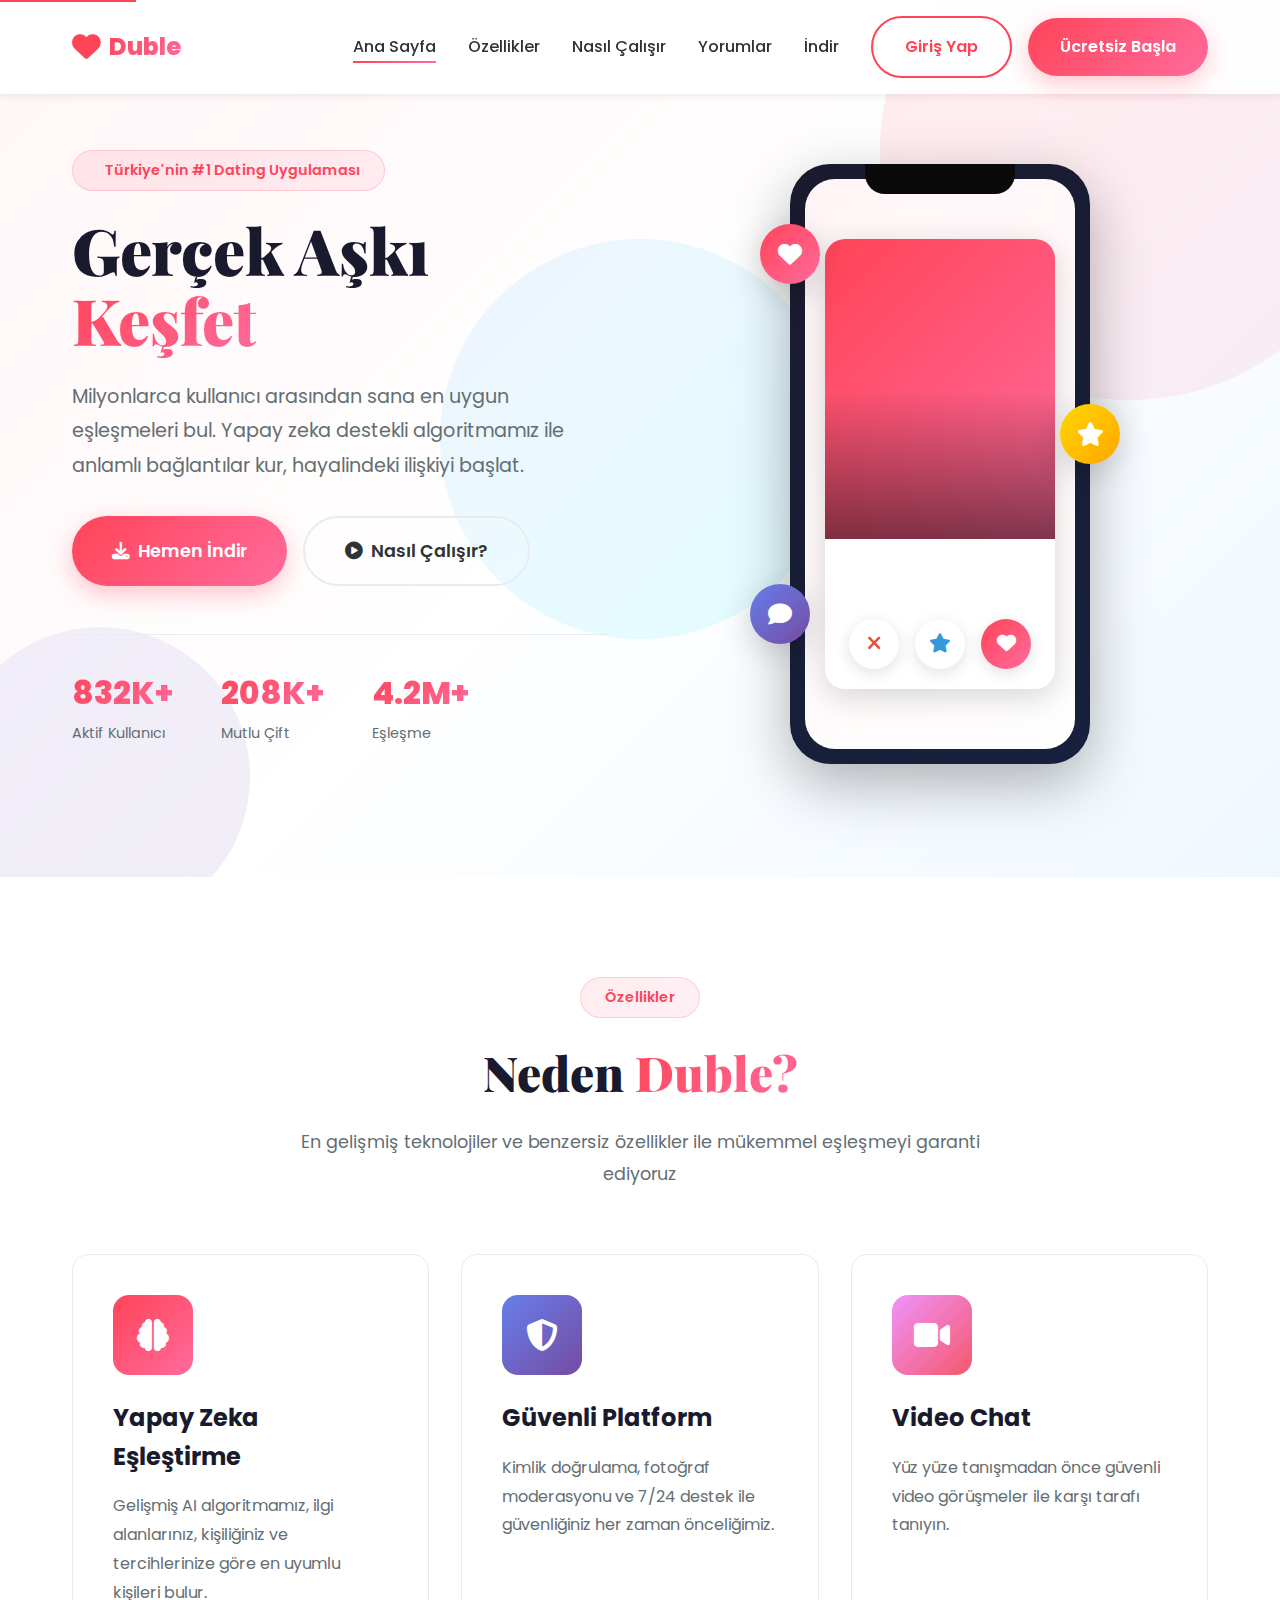
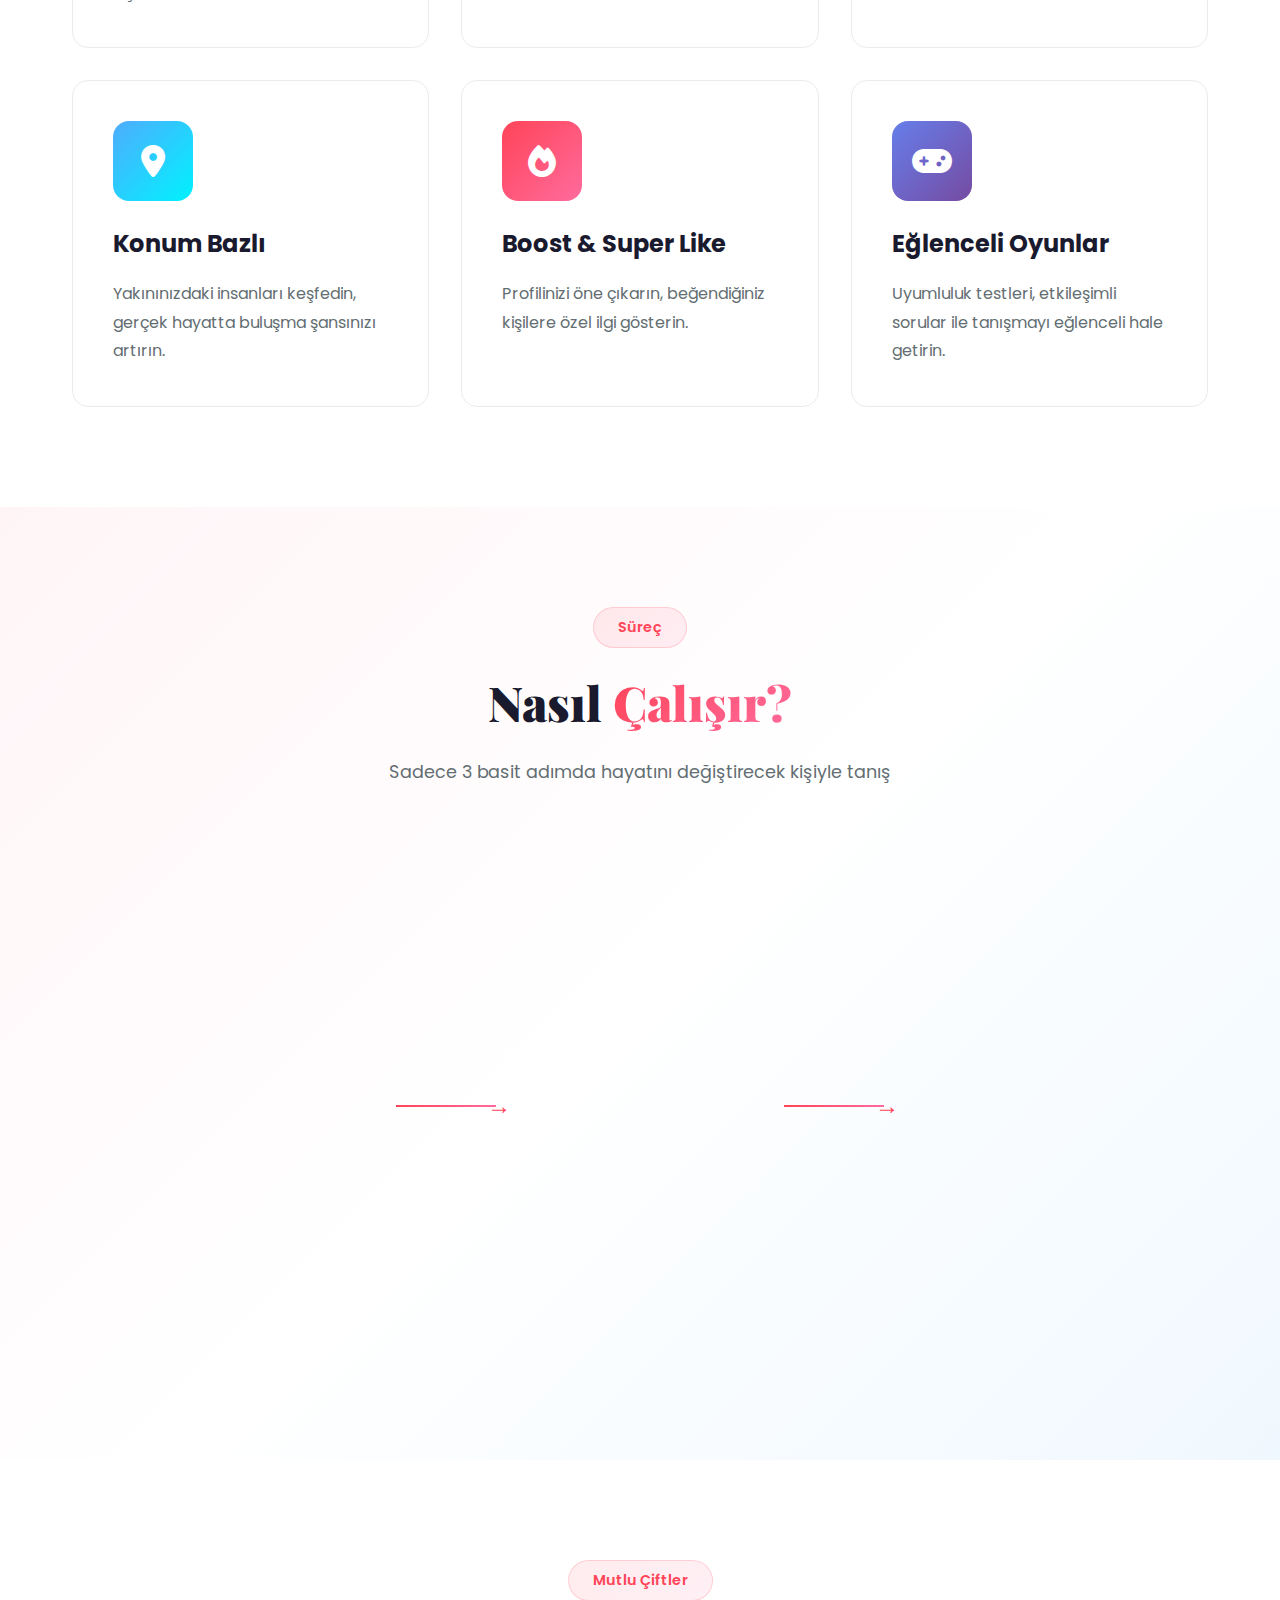
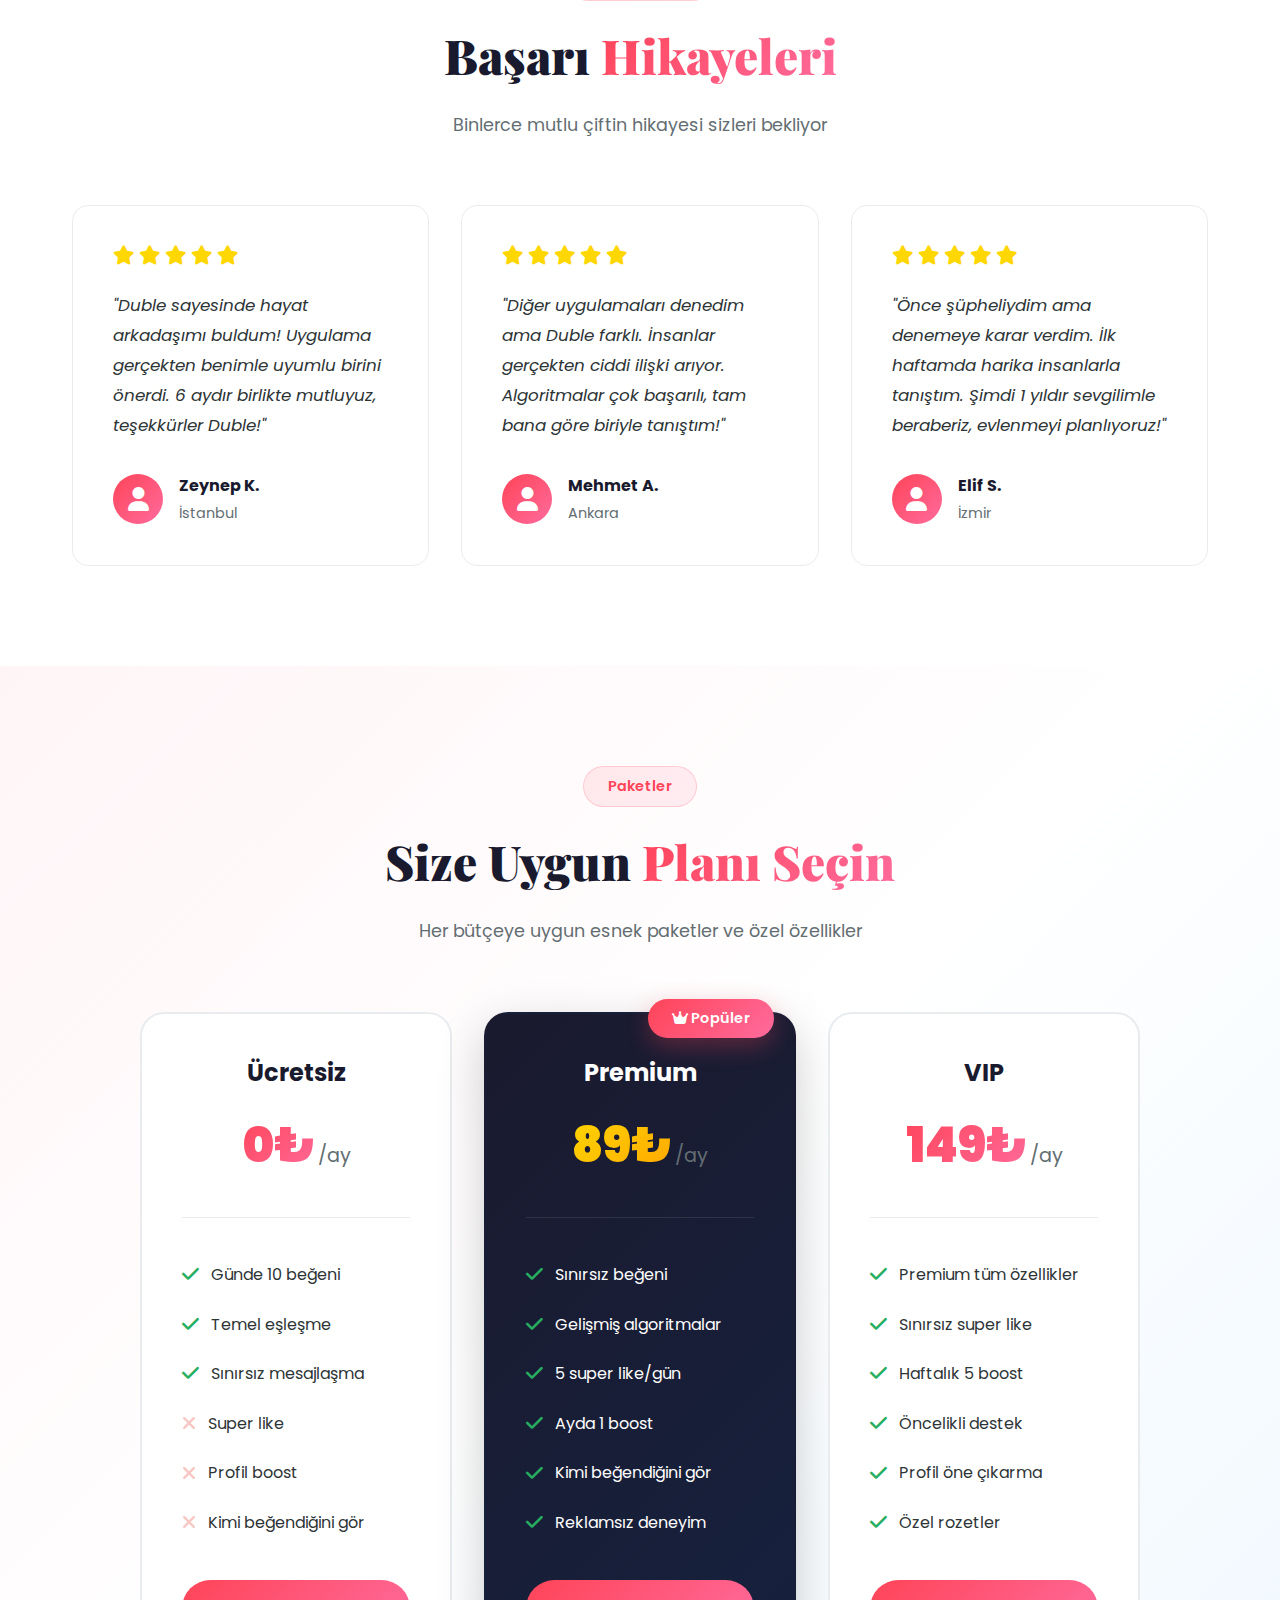
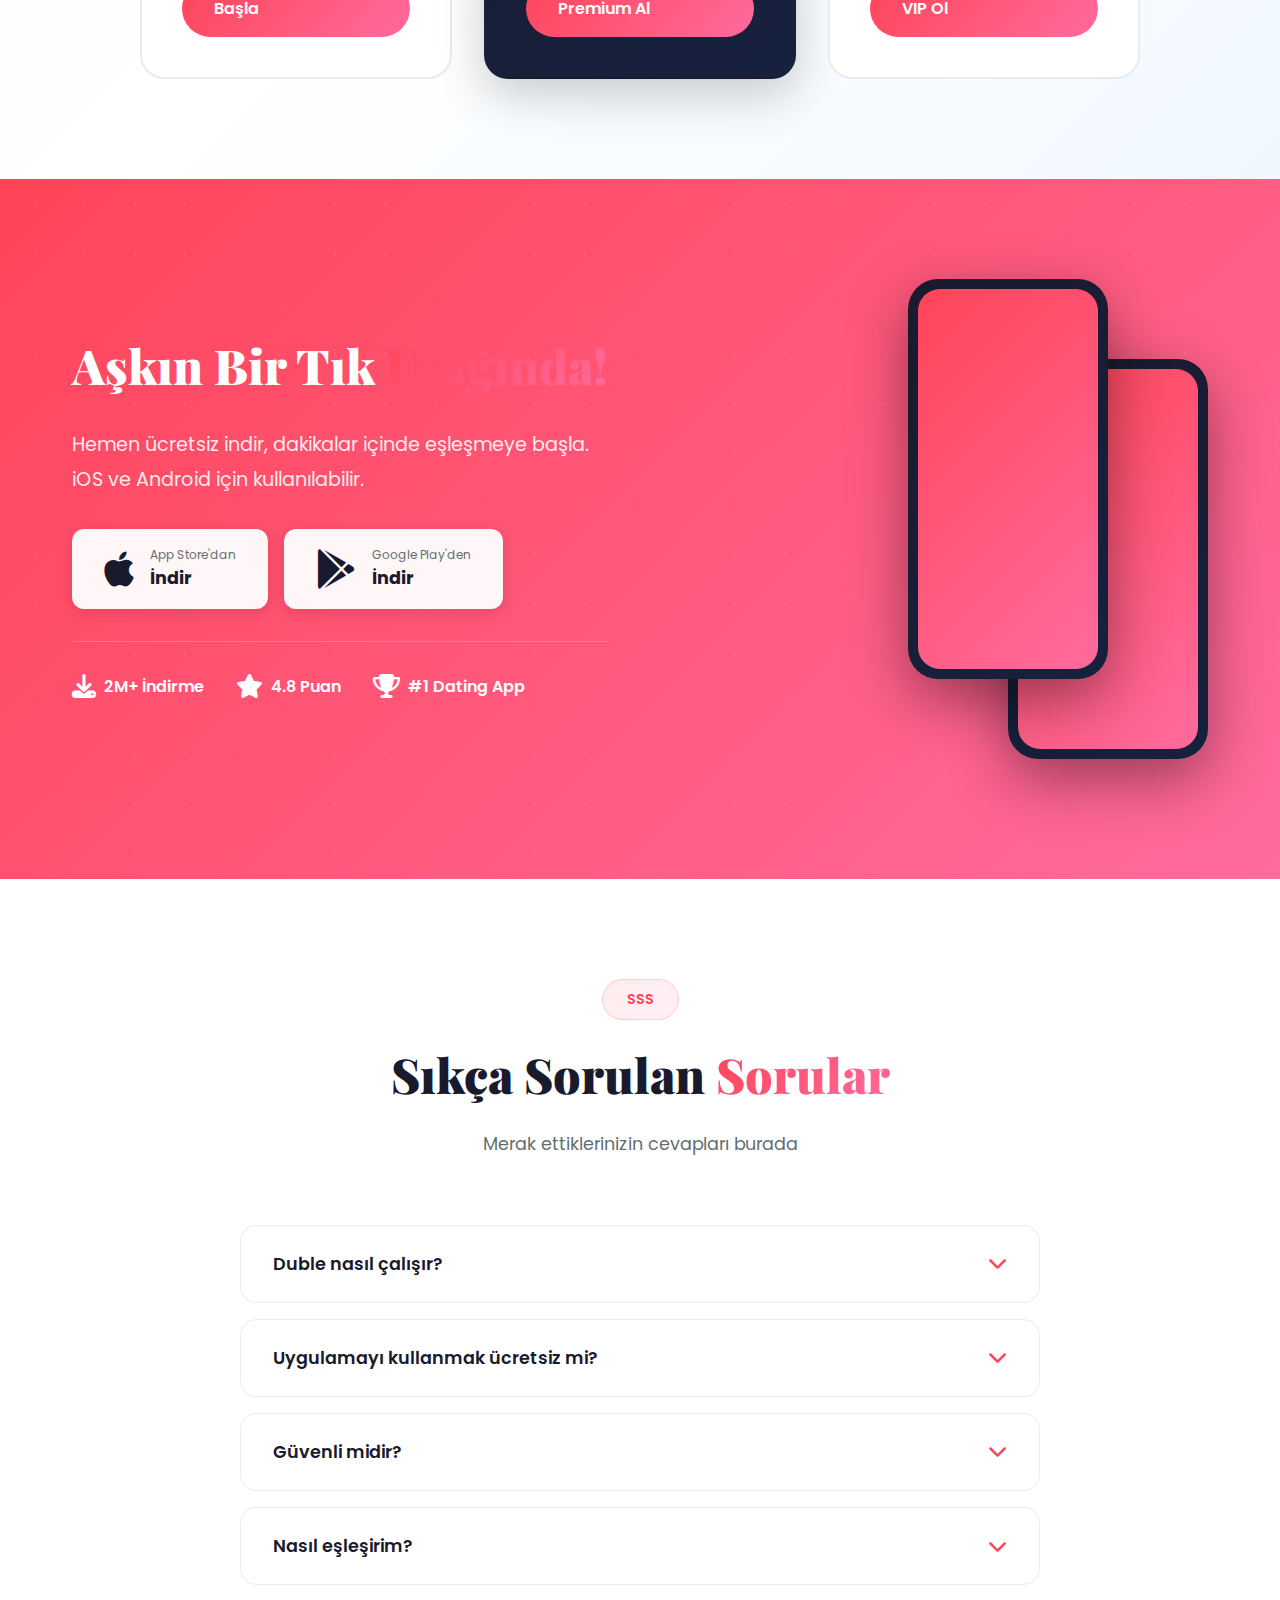
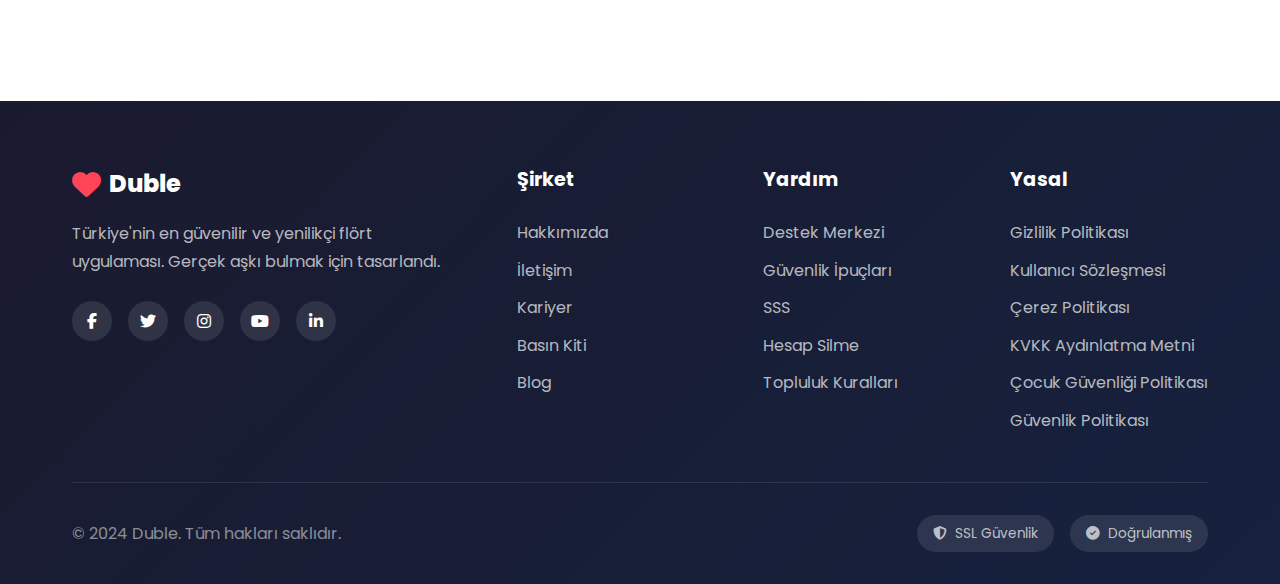
<file: landing-page/index.html>
<!DOCTYPE html>
<html lang="tr">
<head>
    <meta charset="UTF-8">
    <meta name="viewport" content="width=device-width, initial-scale=1.0">
    <meta name="description" content="Türkiye'nin en yenilikçi flört ve arkadaşlık uygulaması. Gerçek bağlantılar kur, anlamlı ilişkiler başlat.">
    <meta name="keywords" content="flört, dating, tanışma, arkadaşlık, türkiye">
    <title>Duble - Türkiye'nin Dating Uygulaması</title>

    <!-- Favicon -->
    <link rel="icon" type="image/png" href="assets/images/favicon.png">

    <!-- Fonts -->
    <link rel="preconnect" href="https://fonts.googleapis.com">
    <link rel="preconnect" href="https://fonts.gstatic.com" crossorigin>
    <link href="https://fonts.googleapis.com/css2?family=Poppins:wght@300;400;500;600;700;800&family=Playfair+Display:wght@700;800;900&display=swap" rel="stylesheet">

    <!-- Font Awesome -->
    <link rel="stylesheet" href="https://cdnjs.cloudflare.com/ajax/libs/font-awesome/6.4.0/css/all.min.css">

    <!-- Styles -->
    <link rel="stylesheet" href="css/style.css">
</head>
<body>
    <!-- Navigation -->
    <nav class="navbar" id="navbar">
        <div class="container">
            <div class="nav-wrapper">
                <div class="logo">
                    <i class="fas fa-heart"></i>
                    <span class="logo-text">Duble</span>
                </div>
                <div class="nav-menu" id="navMenu">
                    <ul class="nav-list">
                        <li><a href="#home" class="nav-link active">Ana Sayfa</a></li>
                        <li><a href="#features" class="nav-link">Özellikler</a></li>
                        <li><a href="#how-it-works" class="nav-link">Nasıl Çalışır</a></li>
                        <li><a href="#testimonials" class="nav-link">Yorumlar</a></li>
                        <li><a href="#download" class="nav-link">İndir</a></li>
                    </ul>
                    <div class="nav-buttons">
                        <a href="#download" class="btn btn-outline">Giriş Yap</a>
                        <a href="#download" class="btn btn-primary">Ücretsiz Başla</a>
                    </div>
                </div>
                <button class="hamburger" id="hamburger">
                    <span></span>
                    <span></span>
                    <span></span>
                </button>
            </div>
        </div>
    </nav>

    <!-- Hero Section -->
    <section class="hero" id="home">
        <div class="hero-bg">
            <div class="hero-shape shape-1"></div>
            <div class="hero-shape shape-2"></div>
            <div class="hero-shape shape-3"></div>
        </div>
        <div class="container">
            <div class="hero-content">
                <div class="hero-text">
                    <span class="hero-badge" data-aos="fade-up">
                        <i class="fas fa-sparkles"></i> Türkiye'nin #1 Dating Uygulaması
                    </span>
                    <h1 class="hero-title" data-aos="fade-up" data-aos-delay="100">
                        Gerçek Aşkı <span class="gradient-text">Keşfet</span>
                    </h1>
                    <p class="hero-description" data-aos="fade-up" data-aos-delay="200">
                        Milyonlarca kullanıcı arasından sana en uygun eşleşmeleri bul. Yapay zeka destekli algoritmamız ile anlamlı bağlantılar kur, hayalindeki ilişkiyi başlat.
                    </p>
                    <div class="hero-buttons" data-aos="fade-up" data-aos-delay="300">
                        <a href="#download" class="btn btn-hero">
                            <i class="fas fa-download"></i> Hemen İndir
                        </a>
                        <a href="#how-it-works" class="btn btn-hero-outline">
                            <i class="fas fa-play-circle"></i> Nasıl Çalışır?
                        </a>
                    </div>
                    <div class="hero-stats" data-aos="fade-up" data-aos-delay="400">
                        <div class="stat-item">
                            <div class="stat-number">2M+</div>
                            <div class="stat-label">Aktif Kullanıcı</div>
                        </div>
                        <div class="stat-item">
                            <div class="stat-number">500K+</div>
                            <div class="stat-label">Mutlu Çift</div>
                        </div>
                        <div class="stat-item">
                            <div class="stat-number">10M+</div>
                            <div class="stat-label">Eşleşme</div>
                        </div>
                    </div>
                </div>
                <div class="hero-image" data-aos="fade-left" data-aos-delay="200">
                    <div class="phone-mockup">
                        <div class="phone-frame">
                            <div class="phone-notch"></div>
                            <div class="phone-screen">
                                <div class="app-preview">
                                    <div class="profile-card">
                                        <div class="profile-image"></div>
                                        <div class="profile-info">
                                            <h3>Ayşe, 25</h3>
                                            <p><i class="fas fa-map-marker-alt"></i> İstanbul</p>
                                        </div>
                                        <div class="profile-actions">
                                            <button class="action-btn dislike"><i class="fas fa-times"></i></button>
                                            <button class="action-btn superlike"><i class="fas fa-star"></i></button>
                                            <button class="action-btn like"><i class="fas fa-heart"></i></button>
                                        </div>
                                    </div>
                                </div>
                            </div>
                        </div>
                        <div class="floating-icon icon-1">
                            <i class="fas fa-heart"></i>
                        </div>
                        <div class="floating-icon icon-2">
                            <i class="fas fa-star"></i>
                        </div>
                        <div class="floating-icon icon-3">
                            <i class="fas fa-comment"></i>
                        </div>
                    </div>
                </div>
            </div>
        </div>
    </section>

    <!-- Features Section -->
    <section class="features" id="features">
        <div class="container">
            <div class="section-header" data-aos="fade-up">
                <span class="section-badge">Özellikler</span>
                <h2 class="section-title">Neden <span class="gradient-text">Duble?</span></h2>
                <p class="section-description">
                    En gelişmiş teknolojiler ve benzersiz özellikler ile mükemmel eşleşmeyi garanti ediyoruz
                </p>
            </div>
            <div class="features-grid">
                <div class="feature-card" data-aos="fade-up" data-aos-delay="100">
                    <div class="feature-icon">
                        <i class="fas fa-brain"></i>
                    </div>
                    <h3 class="feature-title">Yapay Zeka Eşleştirme</h3>
                    <p class="feature-description">
                        Gelişmiş AI algoritmamız, ilgi alanlarınız, kişiliğiniz ve tercihlerinize göre en uyumlu kişileri bulur.
                    </p>
                </div>
                <div class="feature-card" data-aos="fade-up" data-aos-delay="200">
                    <div class="feature-icon">
                        <i class="fas fa-shield-alt"></i>
                    </div>
                    <h3 class="feature-title">Güvenli Platform</h3>
                    <p class="feature-description">
                        Kimlik doğrulama, fotoğraf moderasyonu ve 7/24 destek ile güvenliğiniz her zaman önceliğimiz.
                    </p>
                </div>
                <div class="feature-card" data-aos="fade-up" data-aos-delay="300">
                    <div class="feature-icon">
                        <i class="fas fa-video"></i>
                    </div>
                    <h3 class="feature-title">Video Chat</h3>
                    <p class="feature-description">
                        Yüz yüze tanışmadan önce güvenli video görüşmeler ile karşı tarafı tanıyın.
                    </p>
                </div>
                <div class="feature-card" data-aos="fade-up" data-aos-delay="100">
                    <div class="feature-icon">
                        <i class="fas fa-location-dot"></i>
                    </div>
                    <h3 class="feature-title">Konum Bazlı</h3>
                    <p class="feature-description">
                        Yakınınızdaki insanları keşfedin, gerçek hayatta buluşma şansınızı artırın.
                    </p>
                </div>
                <div class="feature-card" data-aos="fade-up" data-aos-delay="200">
                    <div class="feature-icon">
                        <i class="fas fa-fire"></i>
                    </div>
                    <h3 class="feature-title">Boost & Super Like</h3>
                    <p class="feature-description">
                        Profilinizi öne çıkarın, beğendiğiniz kişilere özel ilgi gösterin.
                    </p>
                </div>
                <div class="feature-card" data-aos="fade-up" data-aos-delay="300">
                    <div class="feature-icon">
                        <i class="fas fa-gamepad"></i>
                    </div>
                    <h3 class="feature-title">Eğlenceli Oyunlar</h3>
                    <p class="feature-description">
                        Uyumluluk testleri, etkileşimli sorular ile tanışmayı eğlenceli hale getirin.
                    </p>
                </div>
            </div>
        </div>
    </section>

    <!-- How It Works Section -->
    <section class="how-it-works" id="how-it-works">
        <div class="container">
            <div class="section-header" data-aos="fade-up">
                <span class="section-badge">Süreç</span>
                <h2 class="section-title">Nasıl <span class="gradient-text">Çalışır?</span></h2>
                <p class="section-description">
                    Sadece 3 basit adımda hayatını değiştirecek kişiyle tanış
                </p>
            </div>
            <div class="steps-container">
                <div class="step" data-aos="fade-right" data-aos-delay="100">
                    <div class="step-number">01</div>
                    <div class="step-content">
                        <div class="step-icon">
                            <i class="fas fa-user-plus"></i>
                        </div>
                        <h3 class="step-title">Profil Oluştur</h3>
                        <p class="step-description">
                            Ücretsiz hesap aç, fotoğraflarını ekle ve kendini en iyi şekilde tanıt. İlgi alanlarını, hobilerini ve hayallerini paylaş.
                        </p>
                    </div>
                </div>
                <div class="step-line" data-aos="fade-up" data-aos-delay="200"></div>
                <div class="step" data-aos="fade-left" data-aos-delay="300">
                    <div class="step-number">02</div>
                    <div class="step-content">
                        <div class="step-icon">
                            <i class="fas fa-search"></i>
                        </div>
                        <h3 class="step-title">Keşfet & Eşleş</h3>
                        <p class="step-description">
                            Yapay zeka destekli algoritmamız sana özel profiller önerir. Beğen, süper like gönder ve karşılıklı beğenilerle eşleş.
                        </p>
                    </div>
                </div>
                <div class="step-line" data-aos="fade-up" data-aos-delay="400"></div>
                <div class="step" data-aos="fade-right" data-aos-delay="500">
                    <div class="step-number">03</div>
                    <div class="step-content">
                        <div class="step-icon">
                            <i class="fas fa-comments"></i>
                        </div>
                        <h3 class="step-title">Sohbet Et & Tanış</h3>
                        <p class="step-description">
                            Eşleştiğin kişilerle mesajlaş, sesli veya görüntülü konuş. Ortak noktalarınızı keşfedin ve gerçek hayatta buluşun.
                        </p>
                    </div>
                </div>
            </div>
        </div>
    </section>

    <!-- Testimonials Section -->
    <section class="testimonials" id="testimonials">
        <div class="container">
            <div class="section-header" data-aos="fade-up">
                <span class="section-badge">Mutlu Çiftler</span>
                <h2 class="section-title">Başarı <span class="gradient-text">Hikayeleri</span></h2>
                <p class="section-description">
                    Binlerce mutlu çiftin hikayesi sizleri bekliyor
                </p>
            </div>
            <div class="testimonials-grid">
                <div class="testimonial-card" data-aos="fade-up" data-aos-delay="100">
                    <div class="testimonial-rating">
                        <i class="fas fa-star"></i>
                        <i class="fas fa-star"></i>
                        <i class="fas fa-star"></i>
                        <i class="fas fa-star"></i>
                        <i class="fas fa-star"></i>
                    </div>
                    <p class="testimonial-text">
                        "Duble sayesinde hayat arkadaşımı buldum! Uygulama gerçekten benimle uyumlu birini önerdi. 6 aydır birlikte mutluyuz, teşekkürler Duble!"
                    </p>
                    <div class="testimonial-author">
                        <div class="author-avatar">
                            <i class="fas fa-user"></i>
                        </div>
                        <div class="author-info">
                            <h4 class="author-name">Zeynep K.</h4>
                            <p class="author-location">İstanbul</p>
                        </div>
                    </div>
                </div>
                <div class="testimonial-card" data-aos="fade-up" data-aos-delay="200">
                    <div class="testimonial-rating">
                        <i class="fas fa-star"></i>
                        <i class="fas fa-star"></i>
                        <i class="fas fa-star"></i>
                        <i class="fas fa-star"></i>
                        <i class="fas fa-star"></i>
                    </div>
                    <p class="testimonial-text">
                        "Diğer uygulamaları denedim ama Duble farklı. İnsanlar gerçekten ciddi ilişki arıyor. Algoritmalar çok başarılı, tam bana göre biriyle tanıştım!"
                    </p>
                    <div class="testimonial-author">
                        <div class="author-avatar">
                            <i class="fas fa-user"></i>
                        </div>
                        <div class="author-info">
                            <h4 class="author-name">Mehmet A.</h4>
                            <p class="author-location">Ankara</p>
                        </div>
                    </div>
                </div>
                <div class="testimonial-card" data-aos="fade-up" data-aos-delay="300">
                    <div class="testimonial-rating">
                        <i class="fas fa-star"></i>
                        <i class="fas fa-star"></i>
                        <i class="fas fa-star"></i>
                        <i class="fas fa-star"></i>
                        <i class="fas fa-star"></i>
                    </div>
                    <p class="testimonial-text">
                        "Önce şüpheliydim ama denemeye karar verdim. İlk haftamda harika insanlarla tanıştım. Şimdi 1 yıldır sevgilimle beraberiz, evlenmeyi planlıyoruz!"
                    </p>
                    <div class="testimonial-author">
                        <div class="author-avatar">
                            <i class="fas fa-user"></i>
                        </div>
                        <div class="author-info">
                            <h4 class="author-name">Elif S.</h4>
                            <p class="author-location">İzmir</p>
                        </div>
                    </div>
                </div>
            </div>
        </div>
    </section>

    <!-- Pricing Section -->
    <section class="pricing" id="pricing">
        <div class="container">
            <div class="section-header" data-aos="fade-up">
                <span class="section-badge">Paketler</span>
                <h2 class="section-title">Size Uygun <span class="gradient-text">Planı Seçin</span></h2>
                <p class="section-description">
                    Her bütçeye uygun esnek paketler ve özel özellikler
                </p>
            </div>
            <div class="pricing-grid">
                <div class="pricing-card" data-aos="fade-up" data-aos-delay="100">
                    <div class="pricing-header">
                        <h3 class="pricing-title">Ücretsiz</h3>
                        <div class="pricing-price">
                            <span class="price-amount">0₺</span>
                            <span class="price-period">/ay</span>
                        </div>
                    </div>
                    <ul class="pricing-features">
                        <li><i class="fas fa-check"></i> Günde 10 beğeni</li>
                        <li><i class="fas fa-check"></i> Temel eşleşme</li>
                        <li><i class="fas fa-check"></i> Sınırsız mesajlaşma</li>
                        <li><i class="fas fa-times"></i> Super like</li>
                        <li><i class="fas fa-times"></i> Profil boost</li>
                        <li><i class="fas fa-times"></i> Kimi beğendiğini gör</li>
                    </ul>
                    <a href="#download" class="btn btn-pricing">Başla</a>
                </div>
                <div class="pricing-card featured" data-aos="fade-up" data-aos-delay="200">
                    <div class="pricing-badge">
                        <i class="fas fa-crown"></i> Popüler
                    </div>
                    <div class="pricing-header">
                        <h3 class="pricing-title">Premium</h3>
                        <div class="pricing-price">
                            <span class="price-amount">89₺</span>
                            <span class="price-period">/ay</span>
                        </div>
                    </div>
                    <ul class="pricing-features">
                        <li><i class="fas fa-check"></i> Sınırsız beğeni</li>
                        <li><i class="fas fa-check"></i> Gelişmiş algoritmalar</li>
                        <li><i class="fas fa-check"></i> 5 super like/gün</li>
                        <li><i class="fas fa-check"></i> Ayda 1 boost</li>
                        <li><i class="fas fa-check"></i> Kimi beğendiğini gör</li>
                        <li><i class="fas fa-check"></i> Reklamsız deneyim</li>
                    </ul>
                    <a href="#download" class="btn btn-pricing">Premium Al</a>
                </div>
                <div class="pricing-card" data-aos="fade-up" data-aos-delay="300">
                    <div class="pricing-header">
                        <h3 class="pricing-title">VIP</h3>
                        <div class="pricing-price">
                            <span class="price-amount">149₺</span>
                            <span class="price-period">/ay</span>
                        </div>
                    </div>
                    <ul class="pricing-features">
                        <li><i class="fas fa-check"></i> Premium tüm özellikler</li>
                        <li><i class="fas fa-check"></i> Sınırsız super like</li>
                        <li><i class="fas fa-check"></i> Haftalık 5 boost</li>
                        <li><i class="fas fa-check"></i> Öncelikli destek</li>
                        <li><i class="fas fa-check"></i> Profil öne çıkarma</li>
                        <li><i class="fas fa-check"></i> Özel rozetler</li>
                    </ul>
                    <a href="#download" class="btn btn-pricing">VIP Ol</a>
                </div>
            </div>
        </div>
    </section>

    <!-- Download Section -->
    <section class="download" id="download">
        <div class="container">
            <div class="download-content">
                <div class="download-text" data-aos="fade-right">
                    <h2 class="download-title">
                        Aşkın Bir Tık <span class="gradient-text">Uzağında!</span>
                    </h2>
                    <p class="download-description">
                        Hemen ücretsiz indir, dakikalar içinde eşleşmeye başla. iOS ve Android için kullanılabilir.
                    </p>
                    <div class="download-buttons">
                        <a href="#" class="app-button">
                            <i class="fab fa-apple"></i>
                            <div class="button-text">
                                <span class="button-label">App Store'dan</span>
                                <span class="button-action">İndir</span>
                            </div>
                        </a>
                        <a href="#" class="app-button">
                            <i class="fab fa-google-play"></i>
                            <div class="button-text">
                                <span class="button-label">Google Play'den</span>
                                <span class="button-action">İndir</span>
                            </div>
                        </a>
                    </div>
                    <div class="download-stats">
                        <div class="stat">
                            <i class="fas fa-download"></i>
                            <span>2M+ İndirme</span>
                        </div>
                        <div class="stat">
                            <i class="fas fa-star"></i>
                            <span>4.8 Puan</span>
                        </div>
                        <div class="stat">
                            <i class="fas fa-trophy"></i>
                            <span>#1 Dating App</span>
                        </div>
                    </div>
                </div>
                <div class="download-image" data-aos="fade-left">
                    <div class="download-phones">
                        <div class="phone phone-1">
                            <div class="phone-screen-content"></div>
                        </div>
                        <div class="phone phone-2">
                            <div class="phone-screen-content"></div>
                        </div>
                    </div>
                </div>
            </div>
        </div>
    </section>

    <!-- FAQ Section -->
    <section class="faq">
        <div class="container">
            <div class="section-header" data-aos="fade-up">
                <span class="section-badge">SSS</span>
                <h2 class="section-title">Sıkça Sorulan <span class="gradient-text">Sorular</span></h2>
                <p class="section-description">
                    Merak ettiklerinizin cevapları burada
                </p>
            </div>
            <div class="faq-container">
                <div class="faq-item" data-aos="fade-up" data-aos-delay="100">
                    <div class="faq-question">
                        <h3>Duble nasıl çalışır?</h3>
                        <i class="fas fa-chevron-down"></i>
                    </div>
                    <div class="faq-answer">
                        <p>Duble, gelişmiş yapay zeka algoritmaları kullanarak sizin ilgi alanlarınız, kişiliğiniz ve tercihlerinize göre en uyumlu kişileri bulur. Profilleri görüntülersiniz, beğenirsiniz ve karşılıklı beğeni durumunda eşleşirsiniz.</p>
                    </div>
                </div>
                <div class="faq-item" data-aos="fade-up" data-aos-delay="200">
                    <div class="faq-question">
                        <h3>Uygulamayı kullanmak ücretsiz mi?</h3>
                        <i class="fas fa-chevron-down"></i>
                    </div>
                    <div class="faq-answer">
                        <p>Evet! Duble'un temel özellikleri tamamen ücretsizdir. Günlük beğeni limitleriniz olsa da, eşleşme ve mesajlaşma özellikleri ücretsizdir. Daha fazla özellik için Premium veya VIP paketlerimizi tercih edebilirsiniz.</p>
                    </div>
                </div>
                <div class="faq-item" data-aos="fade-up" data-aos-delay="300">
                    <div class="faq-question">
                        <h3>Güvenli midir?</h3>
                        <i class="fas fa-chevron-down"></i>
                    </div>
                    <div class="faq-answer">
                        <p>Kesinlikle! Kullanıcı güvenliği bizim önceliğimizdir. Kimlik doğrulama sistemi, fotoğraf moderasyonu, spam koruması ve 7/24 destek ekibi ile güvenliğinizi sağlıyoruz. Ayrıca tüm verileriniz şifrelenir.</p>
                    </div>
                </div>
                <div class="faq-item" data-aos="fade-up" data-aos-delay="400">
                    <div class="faq-question">
                        <h3>Nasıl eşleşirim?</h3>
                        <i class="fas fa-chevron-down"></i>
                    </div>
                    <div class="faq-answer">
                        <p>Beğendiğiniz profilleri sağa kaydırın veya kalp ikonuna basın. Eğer karşı taraf da sizi beğenirse, eşleşme gerçekleşir ve mesajlaşmaya başlayabilirsiniz. Super like kullanarak özel ilgi gösterebilirsiniz.</p>
                    </div>
                </div>
            </div>
        </div>
    </section>

    <!-- Footer -->
    <footer class="footer">
        <div class="container">
            <div class="footer-content">
                <div class="footer-column">
                    <div class="footer-logo">
                        <i class="fas fa-heart"></i>
                        <span>Duble</span>
                    </div>
                    <p class="footer-description">
                        Türkiye'nin en güvenilir ve yenilikçi flört uygulaması. Gerçek aşkı bulmak için tasarlandı.
                    </p>
                    <div class="social-links">
                        <a href="#" class="social-link"><i class="fab fa-facebook-f"></i></a>
                        <a href="#" class="social-link"><i class="fab fa-twitter"></i></a>
                        <a href="#" class="social-link"><i class="fab fa-instagram"></i></a>
                        <a href="#" class="social-link"><i class="fab fa-youtube"></i></a>
                        <a href="#" class="social-link"><i class="fab fa-linkedin-in"></i></a>
                    </div>
                </div>
                <div class="footer-column">
                    <h4 class="footer-title">Şirket</h4>
                    <ul class="footer-links">
                        <li><a href="pages/hakkimizda.html">Hakkımızda</a></li>
                        <li><a href="pages/iletisim.html">İletişim</a></li>
                        <li><a href="#">Kariyer</a></li>
                        <li><a href="#">Basın Kiti</a></li>
                        <li><a href="#">Blog</a></li>
                    </ul>
                </div>
                <div class="footer-column">
                    <h4 class="footer-title">Yardım</h4>
                    <ul class="footer-links">
                        <li><a href="#">Destek Merkezi</a></li>
                        <li><a href="#">Güvenlik İpuçları</a></li>
                        <li><a href="#">SSS</a></li>
                        <li><a href="pages/hesap-silme.html">Hesap Silme</a></li>
                        <li><a href="#">Topluluk Kuralları</a></li>
                    </ul>
                </div>
                <div class="footer-column">
                    <h4 class="footer-title">Yasal</h4>
                    <ul class="footer-links">
                        <li><a href="pages/gizlilik-politikasi.html">Gizlilik Politikası</a></li>
                        <li><a href="pages/kullanici-sozlesmesi.html">Kullanıcı Sözleşmesi</a></li>
                        <li><a href="pages/cerez-politikasi.html">Çerez Politikası</a></li>
                        <li><a href="pages/kvkk.html">KVKK Aydınlatma Metni</a></li>
                        <li><a href="pages/cocuk-guvenligi-politikasi.html">Çocuk Güvenliği Politikası</a></li>
                        <li><a href="#">Güvenlik Politikası</a></li>
                    </ul>
                </div>
            </div>
            <div class="footer-bottom">
                <p>&copy; 2024 Duble. Tüm hakları saklıdır.</p>
                <div class="footer-badges">
                    <span class="badge"><i class="fas fa-shield-alt"></i> SSL Güvenlik</span>
                    <span class="badge"><i class="fas fa-check-circle"></i> Doğrulanmış</span>
                </div>
            </div>
        </div>
    </footer>

    <!-- Scroll to Top Button -->
    <button class="scroll-to-top" id="scrollToTop">
        <i class="fas fa-arrow-up"></i>
    </button>

    <!-- AOS Animation Library -->
    <script src="https://unpkg.com/aos@2.3.1/dist/aos.js"></script>
    <script>
        AOS.init({
            duration: 1000,
            once: true,
            offset: 100
        });
    </script>

    <!-- Main JavaScript -->
    <script src="js/main.js"></script>
</body>
</html>
</file>
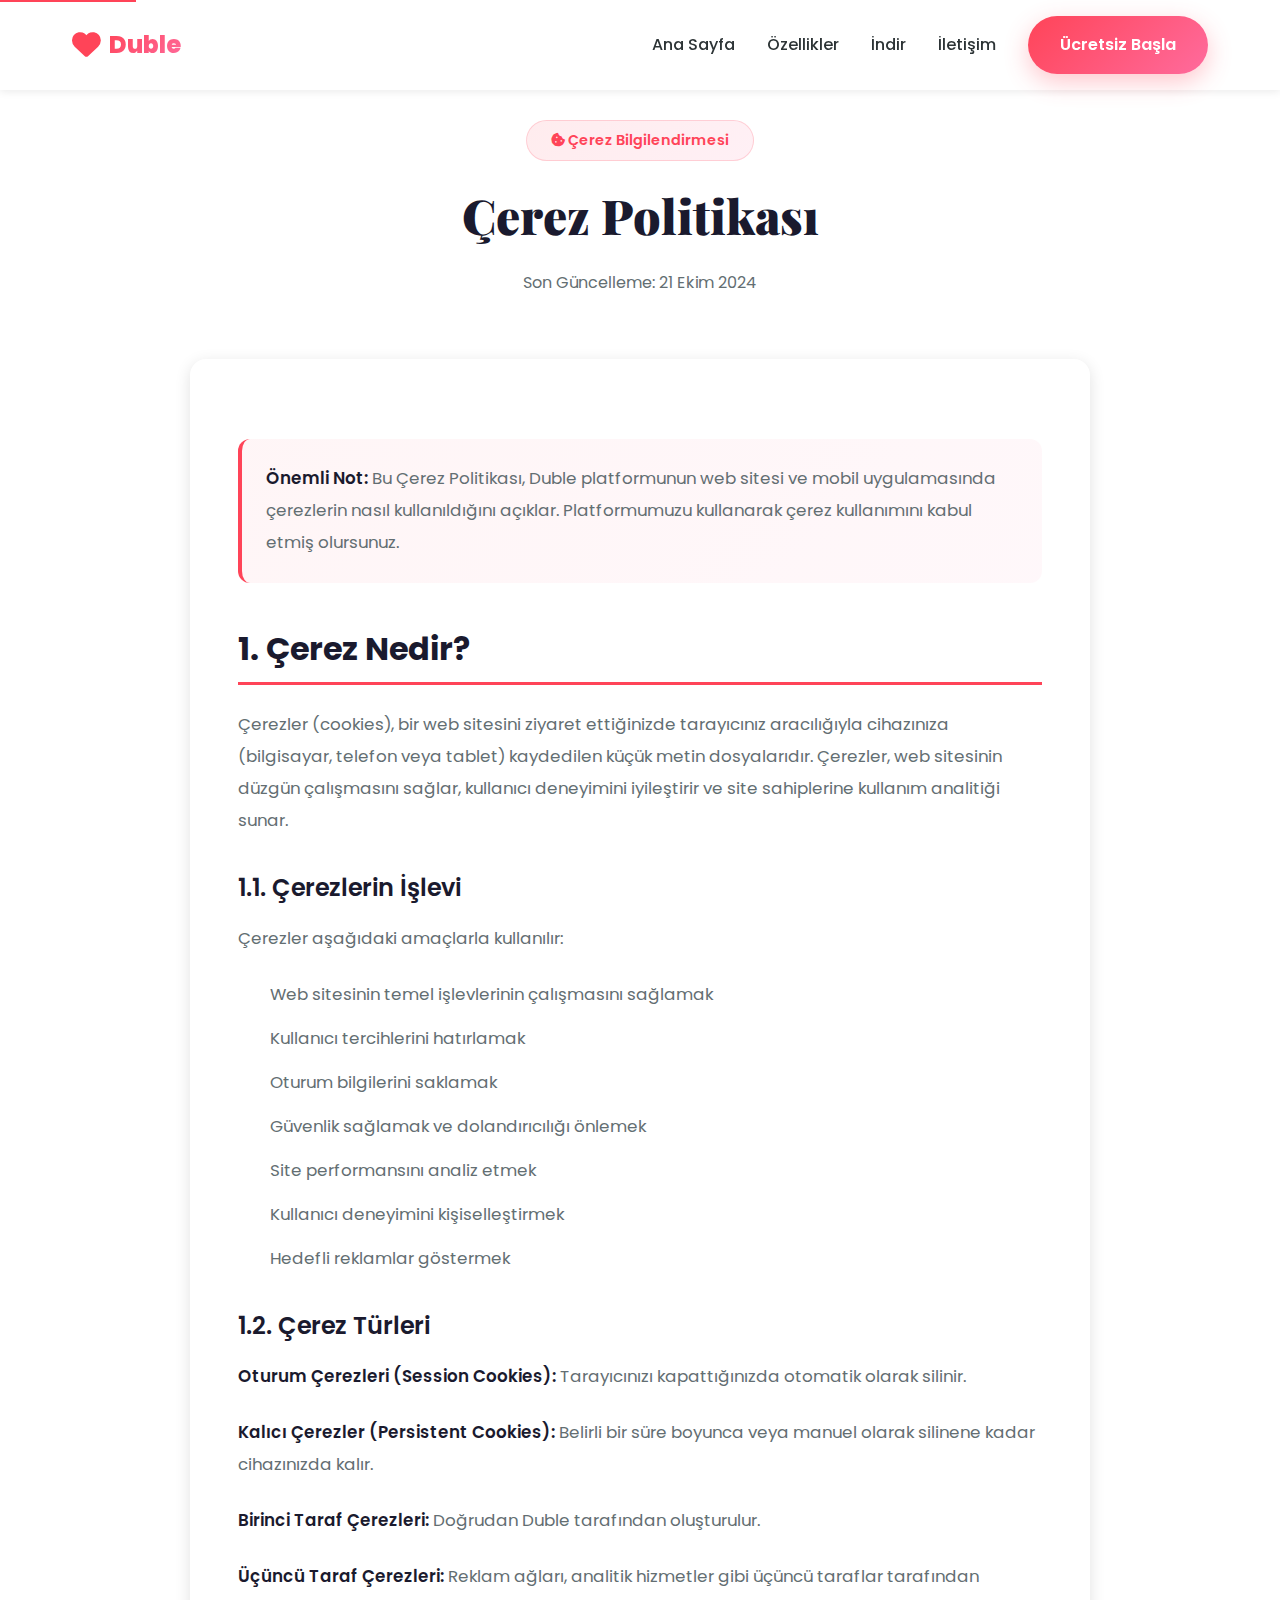
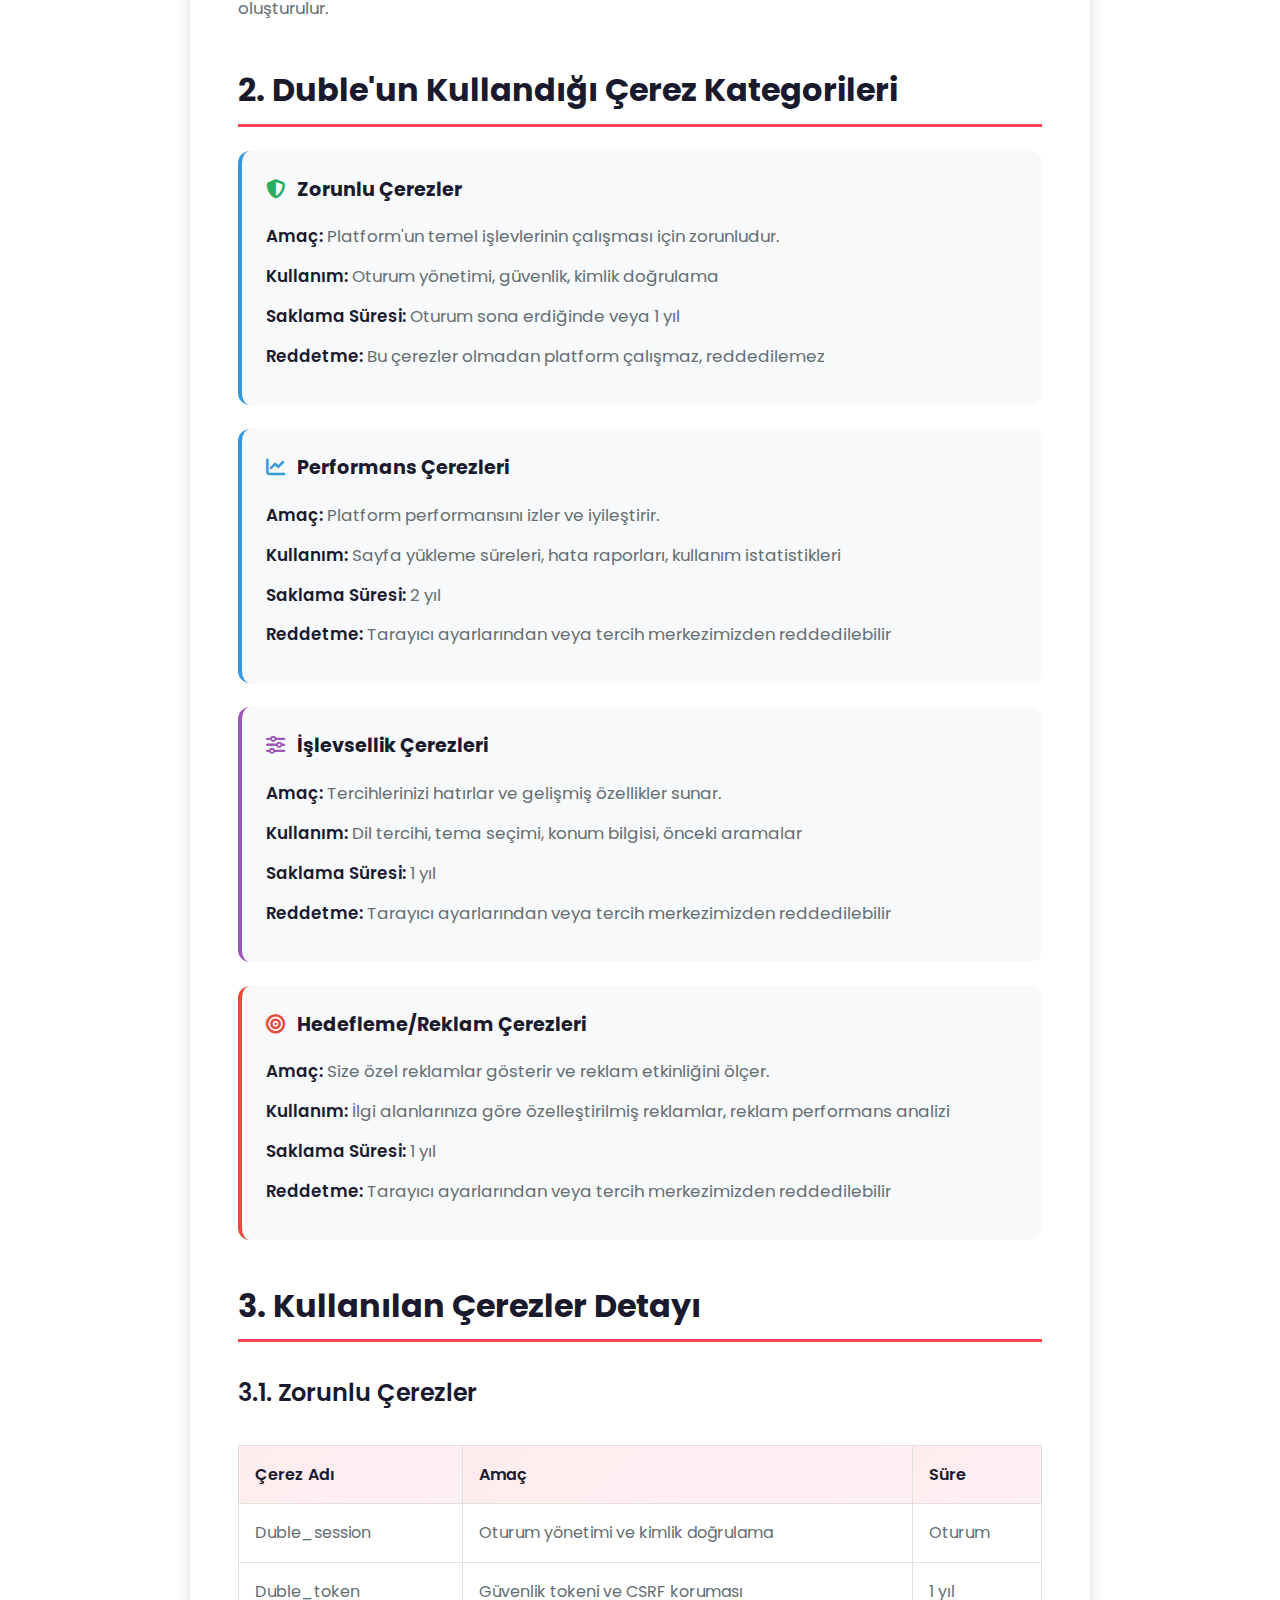
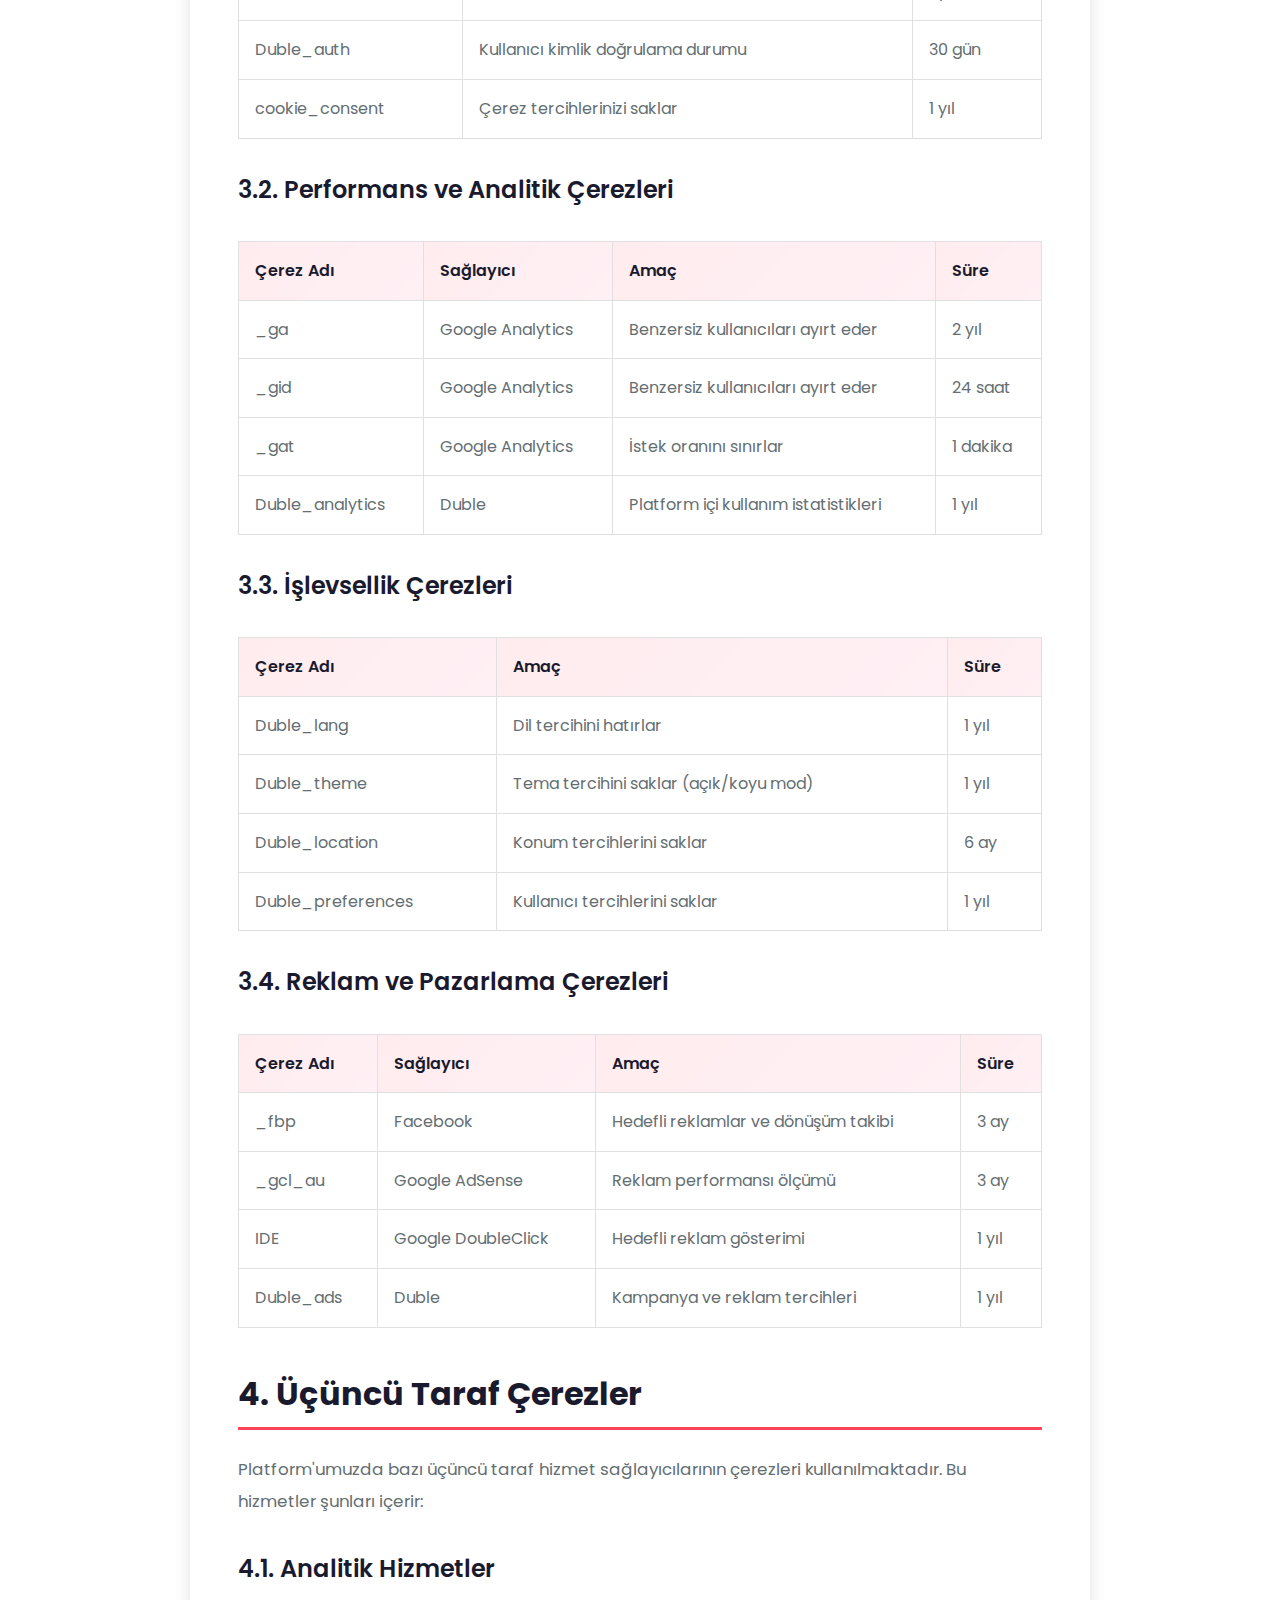
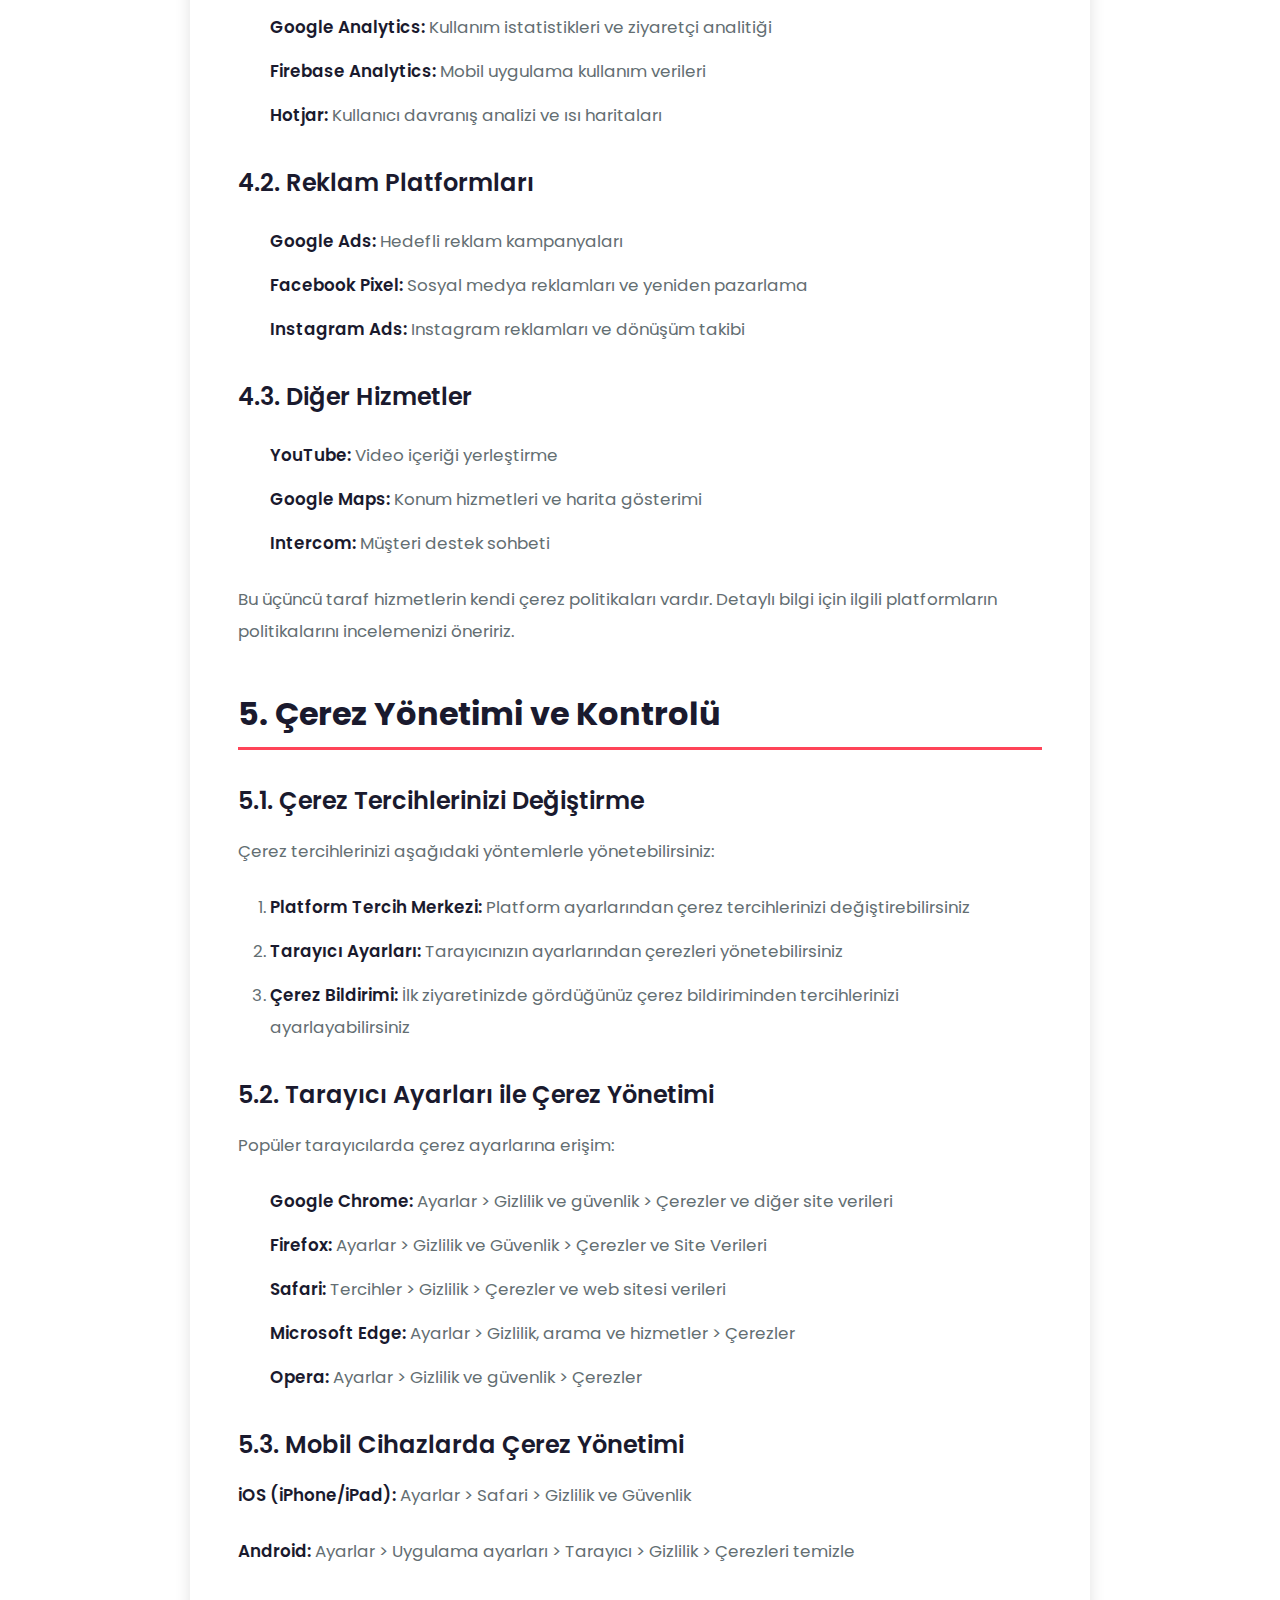
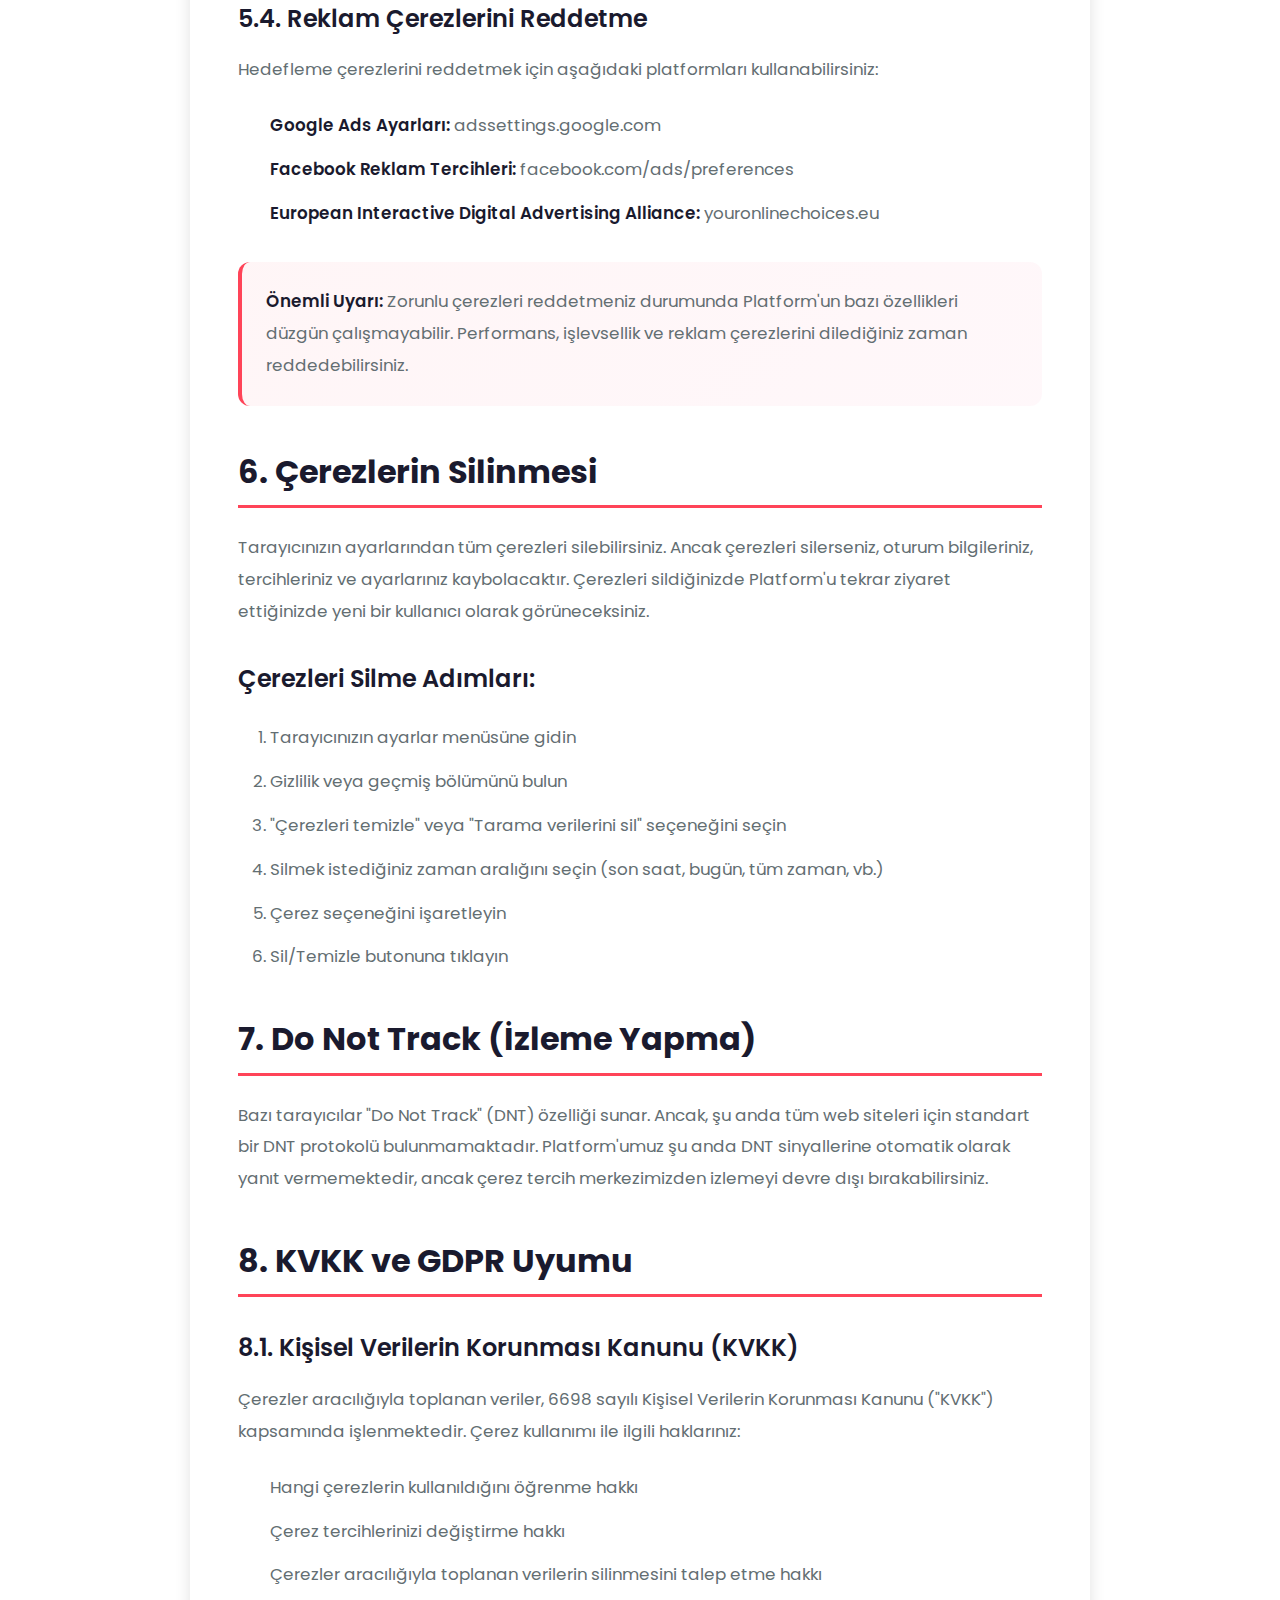
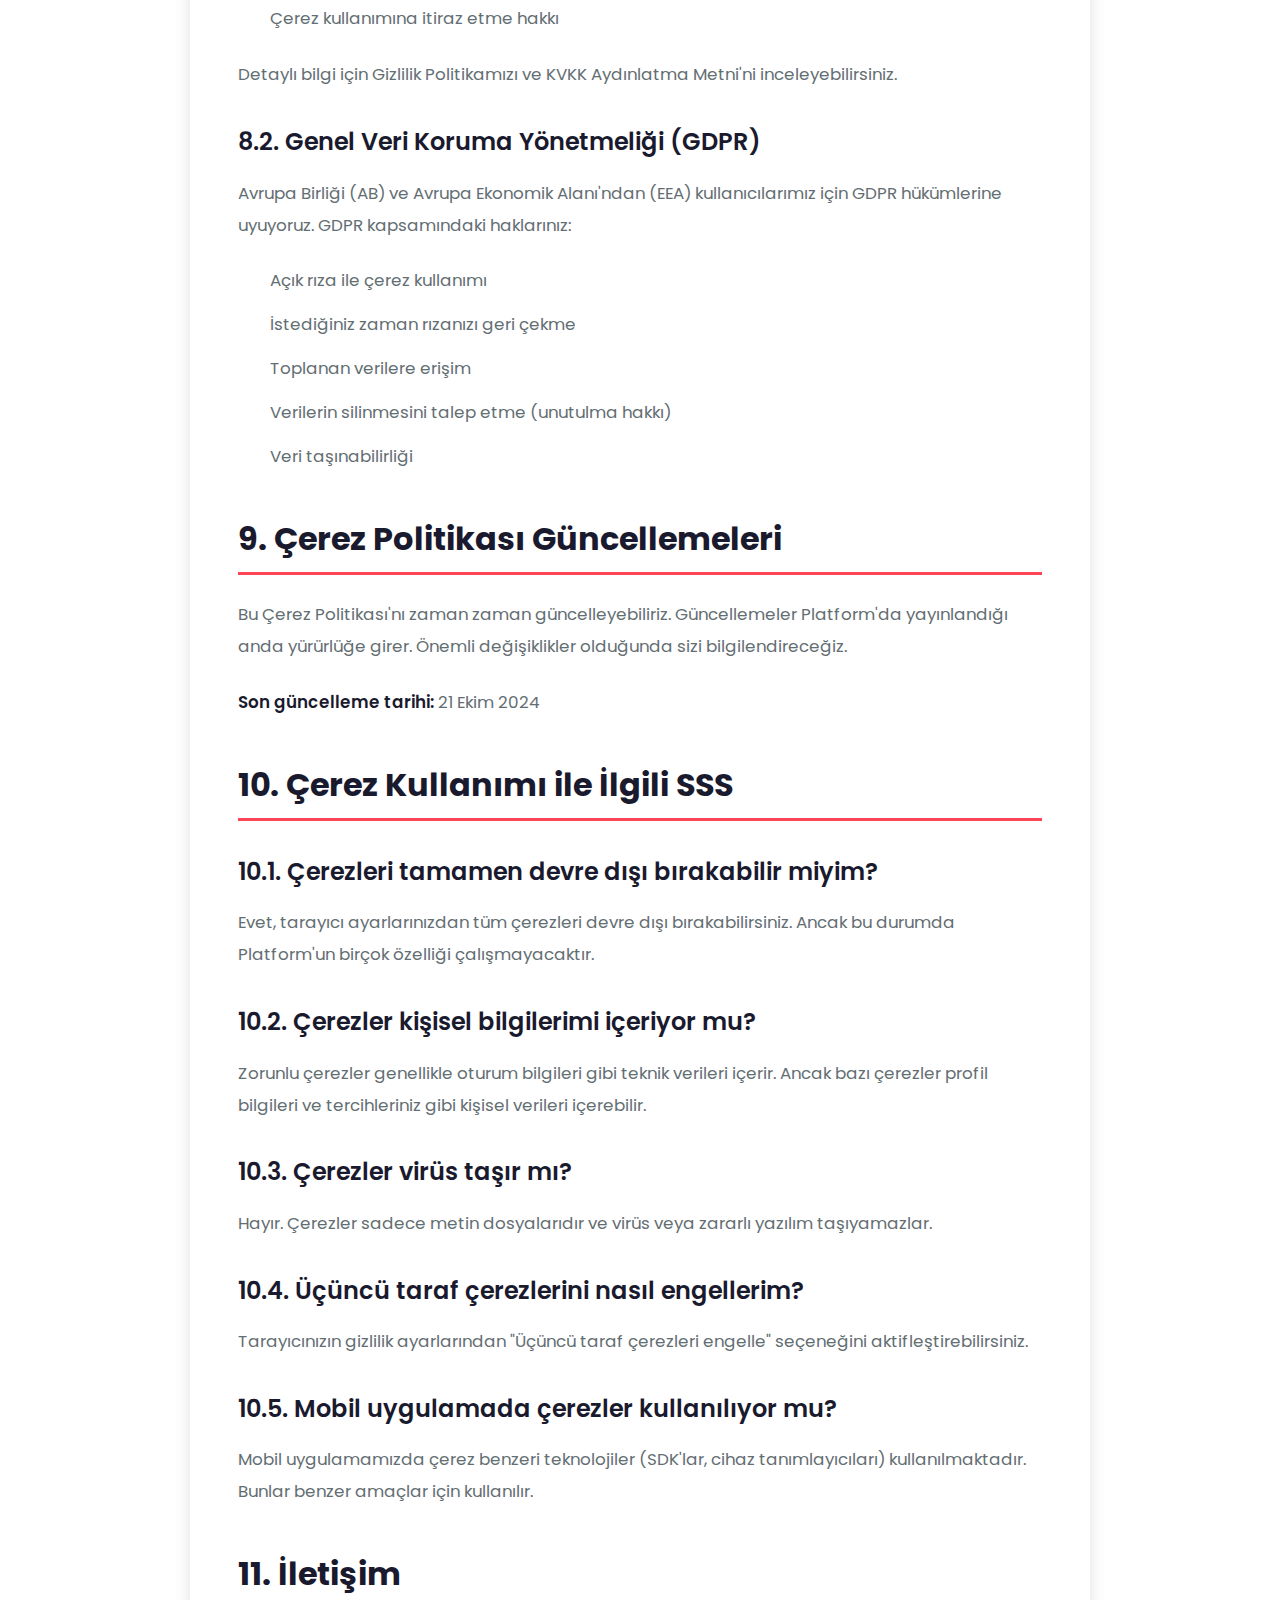
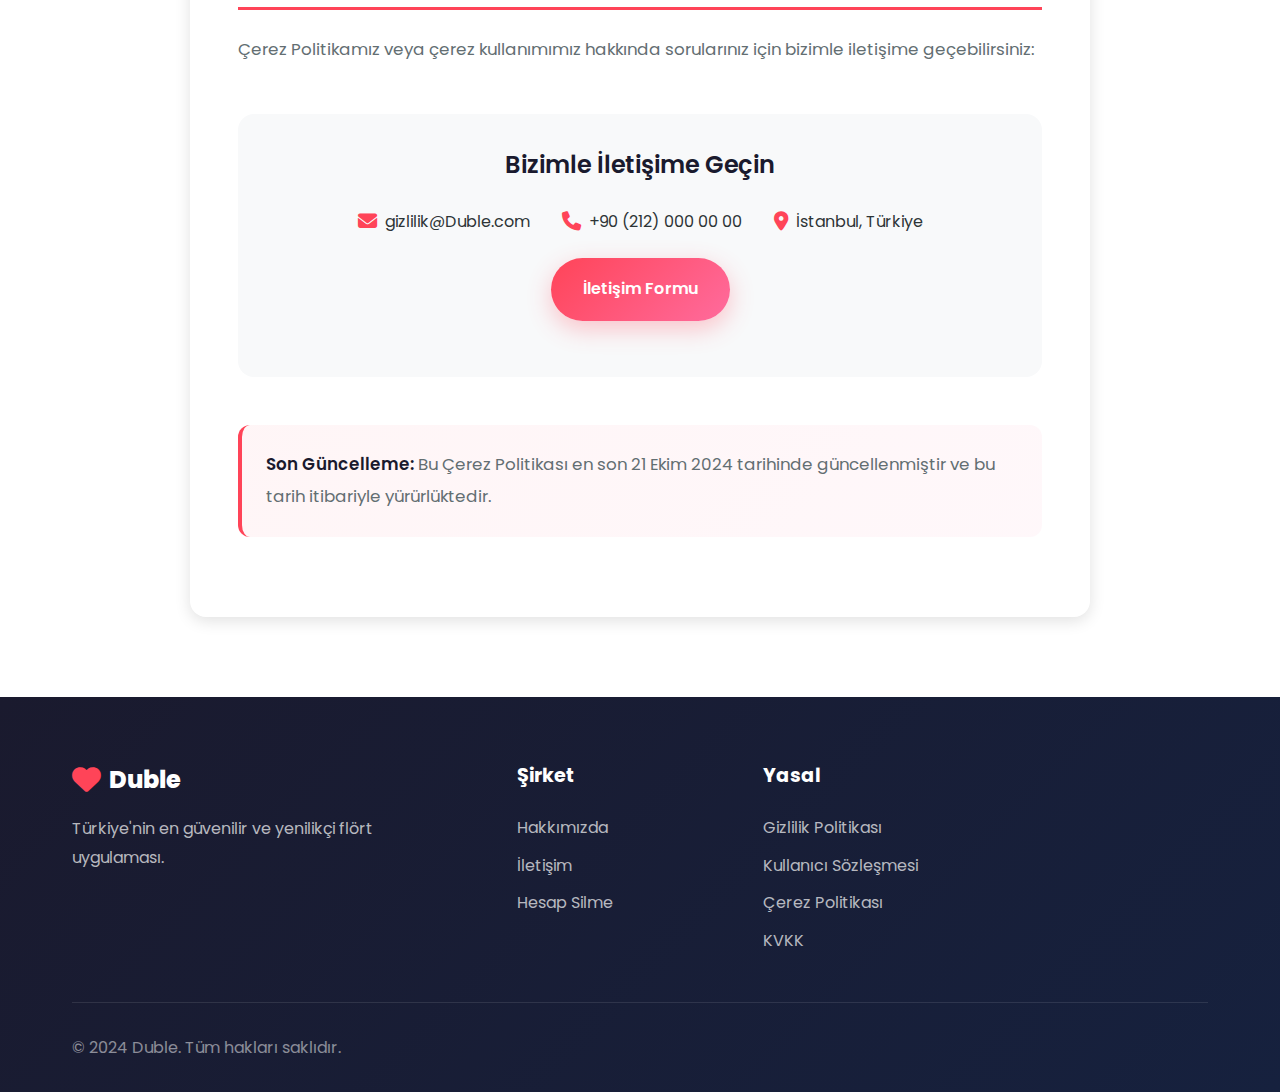
<file: landing-page/pages/cerez-politikasi.html>
<!DOCTYPE html>
<html lang="tr">
<head>
    <meta charset="UTF-8">
    <meta name="viewport" content="width=device-width, initial-scale=1.0">
    <meta name="description" content="Duble Çerez Politikası - Çerezlerin kullanımı, türleri ve yönetimi hakkında detaylı bilgi.">
    <title>Çerez Politikası - Duble</title>

    <!-- Fonts -->
    <link rel="preconnect" href="https://fonts.googleapis.com">
    <link rel="preconnect" href="https://fonts.gstatic.com" crossorigin>
    <link href="https://fonts.googleapis.com/css2?family=Poppins:wght@300;400;500;600;700;800&family=Playfair+Display:wght@700;800;900&display=swap" rel="stylesheet">

    <!-- Font Awesome -->
    <link rel="stylesheet" href="https://cdnjs.cloudflare.com/ajax/libs/font-awesome/6.4.0/css/all.min.css">

    <!-- Styles -->
    <link rel="stylesheet" href="../css/style.css">

    <style>
        .legal-page {
            padding: 120px 0 80px;
            background: var(--white);
        }

        .legal-header {
            text-align: center;
            max-width: 800px;
            margin: 0 auto 4rem;
        }

        .legal-badge {
            display: inline-block;
            padding: 0.5rem 1.5rem;
            background: linear-gradient(135deg, rgba(255, 68, 88, 0.1), rgba(255, 107, 157, 0.1));
            border: 1px solid rgba(255, 68, 88, 0.2);
            border-radius: var(--radius-full);
            color: var(--primary-color);
            font-size: 0.9rem;
            font-weight: 600;
            margin-bottom: 1rem;
        }

        .legal-title {
            font-family: var(--font-display);
            font-size: 3rem;
            font-weight: 900;
            margin-bottom: 1rem;
            color: var(--dark-color);
        }

        .legal-date {
            color: var(--text-gray);
            font-size: 1rem;
        }

        .legal-content {
            max-width: 900px;
            margin: 0 auto;
            background: var(--white);
            padding: 3rem;
            border-radius: var(--radius-lg);
            box-shadow: var(--shadow-md);
        }

        .legal-content h2 {
            font-size: 2rem;
            font-weight: 700;
            color: var(--dark-color);
            margin: 2.5rem 0 1.5rem;
            padding-bottom: 0.5rem;
            border-bottom: 3px solid var(--primary-color);
        }

        .legal-content h3 {
            font-size: 1.5rem;
            font-weight: 600;
            color: var(--dark-color);
            margin: 2rem 0 1rem;
        }

        .legal-content p {
            color: var(--text-gray);
            line-height: 1.9;
            margin-bottom: 1.5rem;
            font-size: 1.05rem;
        }

        .legal-content ul,
        .legal-content ol {
            margin: 1.5rem 0;
            padding-left: 2rem;
        }

        .legal-content li {
            color: var(--text-gray);
            line-height: 1.9;
            margin-bottom: 0.75rem;
            font-size: 1.05rem;
        }

        .legal-content strong {
            color: var(--dark-color);
            font-weight: 600;
        }

        .highlight-box {
            background: linear-gradient(135deg, rgba(255, 68, 88, 0.05), rgba(255, 107, 157, 0.05));
            border-left: 4px solid var(--primary-color);
            padding: 1.5rem;
            border-radius: var(--radius-md);
            margin: 2rem 0;
        }

        .highlight-box p {
            margin-bottom: 0;
        }

        .cookie-table {
            width: 100%;
            border-collapse: collapse;
            margin: 2rem 0;
            overflow-x: auto;
            display: block;
        }

        .cookie-table table {
            width: 100%;
            border-collapse: collapse;
        }

        .cookie-table th,
        .cookie-table td {
            padding: 1rem;
            text-align: left;
            border: 1px solid #e0e0e0;
        }

        .cookie-table th {
            background: linear-gradient(135deg, rgba(255, 68, 88, 0.1), rgba(255, 107, 157, 0.1));
            color: var(--dark-color);
            font-weight: 600;
        }

        .cookie-table td {
            color: var(--text-gray);
        }

        .cookie-type-box {
            background: var(--light-bg);
            padding: 1.5rem;
            border-radius: var(--radius-md);
            margin: 1.5rem 0;
            border-left: 4px solid #3498db;
        }

        .cookie-type-box h4 {
            margin: 0 0 1rem 0;
            color: var(--dark-color);
            font-size: 1.2rem;
        }

        .cookie-type-box p {
            margin-bottom: 0.5rem;
        }

        .contact-box {
            background: var(--light-bg);
            padding: 2rem;
            border-radius: var(--radius-lg);
            margin-top: 3rem;
            text-align: center;
        }

        .contact-box h3 {
            margin-top: 0;
        }

        .contact-info {
            display: flex;
            justify-content: center;
            gap: 2rem;
            flex-wrap: wrap;
            margin-top: 1.5rem;
        }

        .contact-item {
            display: flex;
            align-items: center;
            gap: 0.5rem;
        }

        .contact-item i {
            color: var(--primary-color);
            font-size: 1.2rem;
        }

        @media (max-width: 768px) {
            .legal-title {
                font-size: 2rem;
            }

            .legal-content {
                padding: 2rem 1.5rem;
            }

            .legal-content h2 {
                font-size: 1.5rem;
            }

            .legal-content h3 {
                font-size: 1.25rem;
            }

            .cookie-table {
                font-size: 0.9rem;
            }

            .cookie-table th,
            .cookie-table td {
                padding: 0.75rem 0.5rem;
            }
        }
    </style>
</head>
<body>
    <!-- Navigation -->
    <nav class="navbar" id="navbar">
        <div class="container">
            <div class="nav-wrapper">
                <a href="../index.html" class="logo">
                    <i class="fas fa-heart"></i>
                    <span class="logo-text">Duble</span>
                </a>
                <div class="nav-menu" id="navMenu">
                    <ul class="nav-list">
                        <li><a href="../index.html" class="nav-link">Ana Sayfa</a></li>
                        <li><a href="../index.html#features" class="nav-link">Özellikler</a></li>
                        <li><a href="../index.html#download" class="nav-link">İndir</a></li>
                        <li><a href="iletisim.html" class="nav-link">İletişim</a></li>
                    </ul>
                    <div class="nav-buttons">
                        <a href="../index.html#download" class="btn btn-primary">Ücretsiz Başla</a>
                    </div>
                </div>
                <button class="hamburger" id="hamburger">
                    <span></span>
                    <span></span>
                    <span></span>
                </button>
            </div>
        </div>
    </nav>

    <!-- Legal Page -->
    <section class="legal-page">
        <div class="container">
            <div class="legal-header">
                <span class="legal-badge">
                    <i class="fas fa-cookie-bite"></i> Çerez Bilgilendirmesi
                </span>
                <h1 class="legal-title">Çerez Politikası</h1>
                <p class="legal-date">Son Güncelleme: 21 Ekim 2024</p>
            </div>

            <div class="legal-content">
                <div class="highlight-box">
                    <p><strong>Önemli Not:</strong> Bu Çerez Politikası, Duble platformunun web sitesi ve mobil uygulamasında çerezlerin nasıl kullanıldığını açıklar. Platformumuzu kullanarak çerez kullanımını kabul etmiş olursunuz.</p>
                </div>

                <h2>1. Çerez Nedir?</h2>
                <p>
                    Çerezler (cookies), bir web sitesini ziyaret ettiğinizde tarayıcınız aracılığıyla cihazınıza (bilgisayar, telefon veya tablet) kaydedilen küçük metin dosyalarıdır. Çerezler, web sitesinin düzgün çalışmasını sağlar, kullanıcı deneyimini iyileştirir ve site sahiplerine kullanım analitiği sunar.
                </p>

                <h3>1.1. Çerezlerin İşlevi</h3>
                <p>Çerezler aşağıdaki amaçlarla kullanılır:</p>
                <ul>
                    <li>Web sitesinin temel işlevlerinin çalışmasını sağlamak</li>
                    <li>Kullanıcı tercihlerini hatırlamak</li>
                    <li>Oturum bilgilerini saklamak</li>
                    <li>Güvenlik sağlamak ve dolandırıcılığı önlemek</li>
                    <li>Site performansını analiz etmek</li>
                    <li>Kullanıcı deneyimini kişiselleştirmek</li>
                    <li>Hedefli reklamlar göstermek</li>
                </ul>

                <h3>1.2. Çerez Türleri</h3>
                <p><strong>Oturum Çerezleri (Session Cookies):</strong> Tarayıcınızı kapattığınızda otomatik olarak silinir.</p>
                <p><strong>Kalıcı Çerezler (Persistent Cookies):</strong> Belirli bir süre boyunca veya manuel olarak silinene kadar cihazınızda kalır.</p>
                <p><strong>Birinci Taraf Çerezleri:</strong> Doğrudan Duble tarafından oluşturulur.</p>
                <p><strong>Üçüncü Taraf Çerezleri:</strong> Reklam ağları, analitik hizmetler gibi üçüncü taraflar tarafından oluşturulur.</p>

                <h2>2. Duble'un Kullandığı Çerez Kategorileri</h2>

                <div class="cookie-type-box">
                    <h4><i class="fas fa-shield-alt" style="color: #27ae60; margin-right: 0.5rem;"></i> Zorunlu Çerezler</h4>
                    <p><strong>Amaç:</strong> Platform'un temel işlevlerinin çalışması için zorunludur.</p>
                    <p><strong>Kullanım:</strong> Oturum yönetimi, güvenlik, kimlik doğrulama</p>
                    <p><strong>Saklama Süresi:</strong> Oturum sona erdiğinde veya 1 yıl</p>
                    <p><strong>Reddetme:</strong> Bu çerezler olmadan platform çalışmaz, reddedilemez</p>
                </div>

                <div class="cookie-type-box" style="border-left-color: #3498db;">
                    <h4><i class="fas fa-chart-line" style="color: #3498db; margin-right: 0.5rem;"></i> Performans Çerezleri</h4>
                    <p><strong>Amaç:</strong> Platform performansını izler ve iyileştirir.</p>
                    <p><strong>Kullanım:</strong> Sayfa yükleme süreleri, hata raporları, kullanım istatistikleri</p>
                    <p><strong>Saklama Süresi:</strong> 2 yıl</p>
                    <p><strong>Reddetme:</strong> Tarayıcı ayarlarından veya tercih merkezimizden reddedilebilir</p>
                </div>

                <div class="cookie-type-box" style="border-left-color: #9b59b6;">
                    <h4><i class="fas fa-sliders-h" style="color: #9b59b6; margin-right: 0.5rem;"></i> İşlevsellik Çerezleri</h4>
                    <p><strong>Amaç:</strong> Tercihlerinizi hatırlar ve gelişmiş özellikler sunar.</p>
                    <p><strong>Kullanım:</strong> Dil tercihi, tema seçimi, konum bilgisi, önceki aramalar</p>
                    <p><strong>Saklama Süresi:</strong> 1 yıl</p>
                    <p><strong>Reddetme:</strong> Tarayıcı ayarlarından veya tercih merkezimizden reddedilebilir</p>
                </div>

                <div class="cookie-type-box" style="border-left-color: #e74c3c;">
                    <h4><i class="fas fa-bullseye" style="color: #e74c3c; margin-right: 0.5rem;"></i> Hedefleme/Reklam Çerezleri</h4>
                    <p><strong>Amaç:</strong> Size özel reklamlar gösterir ve reklam etkinliğini ölçer.</p>
                    <p><strong>Kullanım:</strong> İlgi alanlarınıza göre özelleştirilmiş reklamlar, reklam performans analizi</p>
                    <p><strong>Saklama Süresi:</strong> 1 yıl</p>
                    <p><strong>Reddetme:</strong> Tarayıcı ayarlarından veya tercih merkezimizden reddedilebilir</p>
                </div>

                <h2>3. Kullanılan Çerezler Detayı</h2>

                <h3>3.1. Zorunlu Çerezler</h3>
                <div class="cookie-table">
                    <table>
                        <thead>
                            <tr>
                                <th>Çerez Adı</th>
                                <th>Amaç</th>
                                <th>Süre</th>
                            </tr>
                        </thead>
                        <tbody>
                            <tr>
                                <td>Duble_session</td>
                                <td>Oturum yönetimi ve kimlik doğrulama</td>
                                <td>Oturum</td>
                            </tr>
                            <tr>
                                <td>Duble_token</td>
                                <td>Güvenlik tokeni ve CSRF koruması</td>
                                <td>1 yıl</td>
                            </tr>
                            <tr>
                                <td>Duble_auth</td>
                                <td>Kullanıcı kimlik doğrulama durumu</td>
                                <td>30 gün</td>
                            </tr>
                            <tr>
                                <td>cookie_consent</td>
                                <td>Çerez tercihlerinizi saklar</td>
                                <td>1 yıl</td>
                            </tr>
                        </tbody>
                    </table>
                </div>

                <h3>3.2. Performans ve Analitik Çerezleri</h3>
                <div class="cookie-table">
                    <table>
                        <thead>
                            <tr>
                                <th>Çerez Adı</th>
                                <th>Sağlayıcı</th>
                                <th>Amaç</th>
                                <th>Süre</th>
                            </tr>
                        </thead>
                        <tbody>
                            <tr>
                                <td>_ga</td>
                                <td>Google Analytics</td>
                                <td>Benzersiz kullanıcıları ayırt eder</td>
                                <td>2 yıl</td>
                            </tr>
                            <tr>
                                <td>_gid</td>
                                <td>Google Analytics</td>
                                <td>Benzersiz kullanıcıları ayırt eder</td>
                                <td>24 saat</td>
                            </tr>
                            <tr>
                                <td>_gat</td>
                                <td>Google Analytics</td>
                                <td>İstek oranını sınırlar</td>
                                <td>1 dakika</td>
                            </tr>
                            <tr>
                                <td>Duble_analytics</td>
                                <td>Duble</td>
                                <td>Platform içi kullanım istatistikleri</td>
                                <td>1 yıl</td>
                            </tr>
                        </tbody>
                    </table>
                </div>

                <h3>3.3. İşlevsellik Çerezleri</h3>
                <div class="cookie-table">
                    <table>
                        <thead>
                            <tr>
                                <th>Çerez Adı</th>
                                <th>Amaç</th>
                                <th>Süre</th>
                            </tr>
                        </thead>
                        <tbody>
                            <tr>
                                <td>Duble_lang</td>
                                <td>Dil tercihini hatırlar</td>
                                <td>1 yıl</td>
                            </tr>
                            <tr>
                                <td>Duble_theme</td>
                                <td>Tema tercihini saklar (açık/koyu mod)</td>
                                <td>1 yıl</td>
                            </tr>
                            <tr>
                                <td>Duble_location</td>
                                <td>Konum tercihlerini saklar</td>
                                <td>6 ay</td>
                            </tr>
                            <tr>
                                <td>Duble_preferences</td>
                                <td>Kullanıcı tercihlerini saklar</td>
                                <td>1 yıl</td>
                            </tr>
                        </tbody>
                    </table>
                </div>

                <h3>3.4. Reklam ve Pazarlama Çerezleri</h3>
                <div class="cookie-table">
                    <table>
                        <thead>
                            <tr>
                                <th>Çerez Adı</th>
                                <th>Sağlayıcı</th>
                                <th>Amaç</th>
                                <th>Süre</th>
                            </tr>
                        </thead>
                        <tbody>
                            <tr>
                                <td>_fbp</td>
                                <td>Facebook</td>
                                <td>Hedefli reklamlar ve dönüşüm takibi</td>
                                <td>3 ay</td>
                            </tr>
                            <tr>
                                <td>_gcl_au</td>
                                <td>Google AdSense</td>
                                <td>Reklam performansı ölçümü</td>
                                <td>3 ay</td>
                            </tr>
                            <tr>
                                <td>IDE</td>
                                <td>Google DoubleClick</td>
                                <td>Hedefli reklam gösterimi</td>
                                <td>1 yıl</td>
                            </tr>
                            <tr>
                                <td>Duble_ads</td>
                                <td>Duble</td>
                                <td>Kampanya ve reklam tercihleri</td>
                                <td>1 yıl</td>
                            </tr>
                        </tbody>
                    </table>
                </div>

                <h2>4. Üçüncü Taraf Çerezler</h2>
                <p>
                    Platform'umuzda bazı üçüncü taraf hizmet sağlayıcılarının çerezleri kullanılmaktadır. Bu hizmetler şunları içerir:
                </p>

                <h3>4.1. Analitik Hizmetler</h3>
                <ul>
                    <li><strong>Google Analytics:</strong> Kullanım istatistikleri ve ziyaretçi analitiği</li>
                    <li><strong>Firebase Analytics:</strong> Mobil uygulama kullanım verileri</li>
                    <li><strong>Hotjar:</strong> Kullanıcı davranış analizi ve ısı haritaları</li>
                </ul>

                <h3>4.2. Reklam Platformları</h3>
                <ul>
                    <li><strong>Google Ads:</strong> Hedefli reklam kampanyaları</li>
                    <li><strong>Facebook Pixel:</strong> Sosyal medya reklamları ve yeniden pazarlama</li>
                    <li><strong>Instagram Ads:</strong> Instagram reklamları ve dönüşüm takibi</li>
                </ul>

                <h3>4.3. Diğer Hizmetler</h3>
                <ul>
                    <li><strong>YouTube:</strong> Video içeriği yerleştirme</li>
                    <li><strong>Google Maps:</strong> Konum hizmetleri ve harita gösterimi</li>
                    <li><strong>Intercom:</strong> Müşteri destek sohbeti</li>
                </ul>

                <p>
                    Bu üçüncü taraf hizmetlerin kendi çerez politikaları vardır. Detaylı bilgi için ilgili platformların politikalarını incelemenizi öneririz.
                </p>

                <h2>5. Çerez Yönetimi ve Kontrolü</h2>

                <h3>5.1. Çerez Tercihlerinizi Değiştirme</h3>
                <p>Çerez tercihlerinizi aşağıdaki yöntemlerle yönetebilirsiniz:</p>

                <ol>
                    <li><strong>Platform Tercih Merkezi:</strong> Platform ayarlarından çerez tercihlerinizi değiştirebilirsiniz</li>
                    <li><strong>Tarayıcı Ayarları:</strong> Tarayıcınızın ayarlarından çerezleri yönetebilirsiniz</li>
                    <li><strong>Çerez Bildirimi:</strong> İlk ziyaretinizde gördüğünüz çerez bildiriminden tercihlerinizi ayarlayabilirsiniz</li>
                </ol>

                <h3>5.2. Tarayıcı Ayarları ile Çerez Yönetimi</h3>
                <p>Popüler tarayıcılarda çerez ayarlarına erişim:</p>

                <ul>
                    <li><strong>Google Chrome:</strong> Ayarlar > Gizlilik ve güvenlik > Çerezler ve diğer site verileri</li>
                    <li><strong>Firefox:</strong> Ayarlar > Gizlilik ve Güvenlik > Çerezler ve Site Verileri</li>
                    <li><strong>Safari:</strong> Tercihler > Gizlilik > Çerezler ve web sitesi verileri</li>
                    <li><strong>Microsoft Edge:</strong> Ayarlar > Gizlilik, arama ve hizmetler > Çerezler</li>
                    <li><strong>Opera:</strong> Ayarlar > Gizlilik ve güvenlik > Çerezler</li>
                </ul>

                <h3>5.3. Mobil Cihazlarda Çerez Yönetimi</h3>
                <p><strong>iOS (iPhone/iPad):</strong> Ayarlar > Safari > Gizlilik ve Güvenlik</p>
                <p><strong>Android:</strong> Ayarlar > Uygulama ayarları > Tarayıcı > Gizlilik > Çerezleri temizle</p>

                <h3>5.4. Reklam Çerezlerini Reddetme</h3>
                <p>Hedefleme çerezlerini reddetmek için aşağıdaki platformları kullanabilirsiniz:</p>
                <ul>
                    <li><strong>Google Ads Ayarları:</strong> <a href="https://adssettings.google.com/" target="_blank" rel="noopener">adssettings.google.com</a></li>
                    <li><strong>Facebook Reklam Tercihleri:</strong> <a href="https://www.facebook.com/ads/preferences/" target="_blank" rel="noopener">facebook.com/ads/preferences</a></li>
                    <li><strong>European Interactive Digital Advertising Alliance:</strong> <a href="http://www.youronlinechoices.eu/" target="_blank" rel="noopener">youronlinechoices.eu</a></li>
                </ul>

                <div class="highlight-box">
                    <p><strong>Önemli Uyarı:</strong> Zorunlu çerezleri reddetmeniz durumunda Platform'un bazı özellikleri düzgün çalışmayabilir. Performans, işlevsellik ve reklam çerezlerini dilediğiniz zaman reddedebilirsiniz.</p>
                </div>

                <h2>6. Çerezlerin Silinmesi</h2>
                <p>
                    Tarayıcınızın ayarlarından tüm çerezleri silebilirsiniz. Ancak çerezleri silerseniz, oturum bilgileriniz, tercihleriniz ve ayarlarınız kaybolacaktır. Çerezleri sildiğinizde Platform'u tekrar ziyaret ettiğinizde yeni bir kullanıcı olarak görüneceksiniz.
                </p>

                <h3>Çerezleri Silme Adımları:</h3>
                <ol>
                    <li>Tarayıcınızın ayarlar menüsüne gidin</li>
                    <li>Gizlilik veya geçmiş bölümünü bulun</li>
                    <li>"Çerezleri temizle" veya "Tarama verilerini sil" seçeneğini seçin</li>
                    <li>Silmek istediğiniz zaman aralığını seçin (son saat, bugün, tüm zaman, vb.)</li>
                    <li>Çerez seçeneğini işaretleyin</li>
                    <li>Sil/Temizle butonuna tıklayın</li>
                </ol>

                <h2>7. Do Not Track (İzleme Yapma)</h2>
                <p>
                    Bazı tarayıcılar "Do Not Track" (DNT) özelliği sunar. Ancak, şu anda tüm web siteleri için standart bir DNT protokolü bulunmamaktadır. Platform'umuz şu anda DNT sinyallerine otomatik olarak yanıt vermemektedir, ancak çerez tercih merkezimizden izlemeyi devre dışı bırakabilirsiniz.
                </p>

                <h2>8. KVKK ve GDPR Uyumu</h2>

                <h3>8.1. Kişisel Verilerin Korunması Kanunu (KVKK)</h3>
                <p>
                    Çerezler aracılığıyla toplanan veriler, 6698 sayılı Kişisel Verilerin Korunması Kanunu ("KVKK") kapsamında işlenmektedir. Çerez kullanımı ile ilgili haklarınız:
                </p>

                <ul>
                    <li>Hangi çerezlerin kullanıldığını öğrenme hakkı</li>
                    <li>Çerez tercihlerinizi değiştirme hakkı</li>
                    <li>Çerezler aracılığıyla toplanan verilerin silinmesini talep etme hakkı</li>
                    <li>Çerez kullanımına itiraz etme hakkı</li>
                </ul>

                <p>
                    Detaylı bilgi için <a href="gizlilik-politikasi.html">Gizlilik Politikamızı</a> ve <a href="kvkk.html">KVKK Aydınlatma Metni</a>'ni inceleyebilirsiniz.
                </p>

                <h3>8.2. Genel Veri Koruma Yönetmeliği (GDPR)</h3>
                <p>
                    Avrupa Birliği (AB) ve Avrupa Ekonomik Alanı'ndan (EEA) kullanıcılarımız için GDPR hükümlerine uyuyoruz. GDPR kapsamındaki haklarınız:
                </p>

                <ul>
                    <li>Açık rıza ile çerez kullanımı</li>
                    <li>İstediğiniz zaman rızanızı geri çekme</li>
                    <li>Toplanan verilere erişim</li>
                    <li>Verilerin silinmesini talep etme (unutulma hakkı)</li>
                    <li>Veri taşınabilirliği</li>
                </ul>

                <h2>9. Çerez Politikası Güncellemeleri</h2>
                <p>
                    Bu Çerez Politikası'nı zaman zaman güncelleyebiliriz. Güncellemeler Platform'da yayınlandığı anda yürürlüğe girer. Önemli değişiklikler olduğunda sizi bilgilendireceğiz.
                </p>

                <p><strong>Son güncelleme tarihi:</strong> 21 Ekim 2024</p>

                <h2>10. Çerez Kullanımı ile İlgili SSS</h2>

                <h3>10.1. Çerezleri tamamen devre dışı bırakabilir miyim?</h3>
                <p>
                    Evet, tarayıcı ayarlarınızdan tüm çerezleri devre dışı bırakabilirsiniz. Ancak bu durumda Platform'un birçok özelliği çalışmayacaktır.
                </p>

                <h3>10.2. Çerezler kişisel bilgilerimi içeriyor mu?</h3>
                <p>
                    Zorunlu çerezler genellikle oturum bilgileri gibi teknik verileri içerir. Ancak bazı çerezler profil bilgileri ve tercihleriniz gibi kişisel verileri içerebilir.
                </p>

                <h3>10.3. Çerezler virüs taşır mı?</h3>
                <p>
                    Hayır. Çerezler sadece metin dosyalarıdır ve virüs veya zararlı yazılım taşıyamazlar.
                </p>

                <h3>10.4. Üçüncü taraf çerezlerini nasıl engellerim?</h3>
                <p>
                    Tarayıcınızın gizlilik ayarlarından "Üçüncü taraf çerezleri engelle" seçeneğini aktifleştirebilirsiniz.
                </p>

                <h3>10.5. Mobil uygulamada çerezler kullanılıyor mu?</h3>
                <p>
                    Mobil uygulamamızda çerez benzeri teknolojiler (SDK'lar, cihaz tanımlayıcıları) kullanılmaktadır. Bunlar benzer amaçlar için kullanılır.
                </p>

                <h2>11. İletişim</h2>
                <p>
                    Çerez Politikamız veya çerez kullanımımız hakkında sorularınız için bizimle iletişime geçebilirsiniz:
                </p>

                <div class="contact-box">
                    <h3>Bizimle İletişime Geçin</h3>
                    <div class="contact-info">
                        <div class="contact-item">
                            <i class="fas fa-envelope"></i>
                            <span>gizlilik@Duble.com</span>
                        </div>
                        <div class="contact-item">
                            <i class="fas fa-phone"></i>
                            <span>+90 (212) 000 00 00</span>
                        </div>
                        <div class="contact-item">
                            <i class="fas fa-map-marker-alt"></i>
                            <span>İstanbul, Türkiye</span>
                        </div>
                    </div>
                    <p style="margin-top: 1.5rem;">
                        <a href="iletisim.html" class="btn btn-primary">İletişim Formu</a>
                    </p>
                </div>

                <div class="highlight-box" style="margin-top: 3rem;">
                    <p><strong>Son Güncelleme:</strong> Bu Çerez Politikası en son 21 Ekim 2024 tarihinde güncellenmiştir ve bu tarih itibariyle yürürlüktedir.</p>
                </div>
            </div>
        </div>
    </section>

    <!-- Footer -->
    <footer class="footer">
        <div class="container">
            <div class="footer-content">
                <div class="footer-column">
                    <div class="footer-logo">
                        <i class="fas fa-heart"></i>
                        <span>Duble</span>
                    </div>
                    <p class="footer-description">
                        Türkiye'nin en güvenilir ve yenilikçi flört uygulaması.
                    </p>
                </div>
                <div class="footer-column">
                    <h4 class="footer-title">Şirket</h4>
                    <ul class="footer-links">
                        <li><a href="hakkimizda.html">Hakkımızda</a></li>
                        <li><a href="iletisim.html">İletişim</a></li>
                        <li><a href="hesap-silme.html">Hesap Silme</a></li>
                    </ul>
                </div>
                <div class="footer-column">
                    <h4 class="footer-title">Yasal</h4>
                    <ul class="footer-links">
                        <li><a href="gizlilik-politikasi.html">Gizlilik Politikası</a></li>
                        <li><a href="kullanici-sozlesmesi.html">Kullanıcı Sözleşmesi</a></li>
                        <li><a href="cerez-politikasi.html">Çerez Politikası</a></li>
                        <li><a href="kvkk.html">KVKK</a></li>
                    </ul>
                </div>
            </div>
            <div class="footer-bottom">
                <p>&copy; 2024 Duble. Tüm hakları saklıdır.</p>
            </div>
        </div>
    </footer>

    <!-- Scroll to Top Button -->
    <button class="scroll-to-top" id="scrollToTop">
        <i class="fas fa-arrow-up"></i>
    </button>

    <!-- JavaScript -->
    <script src="../js/main.js"></script>
</body>
</html>
</file>
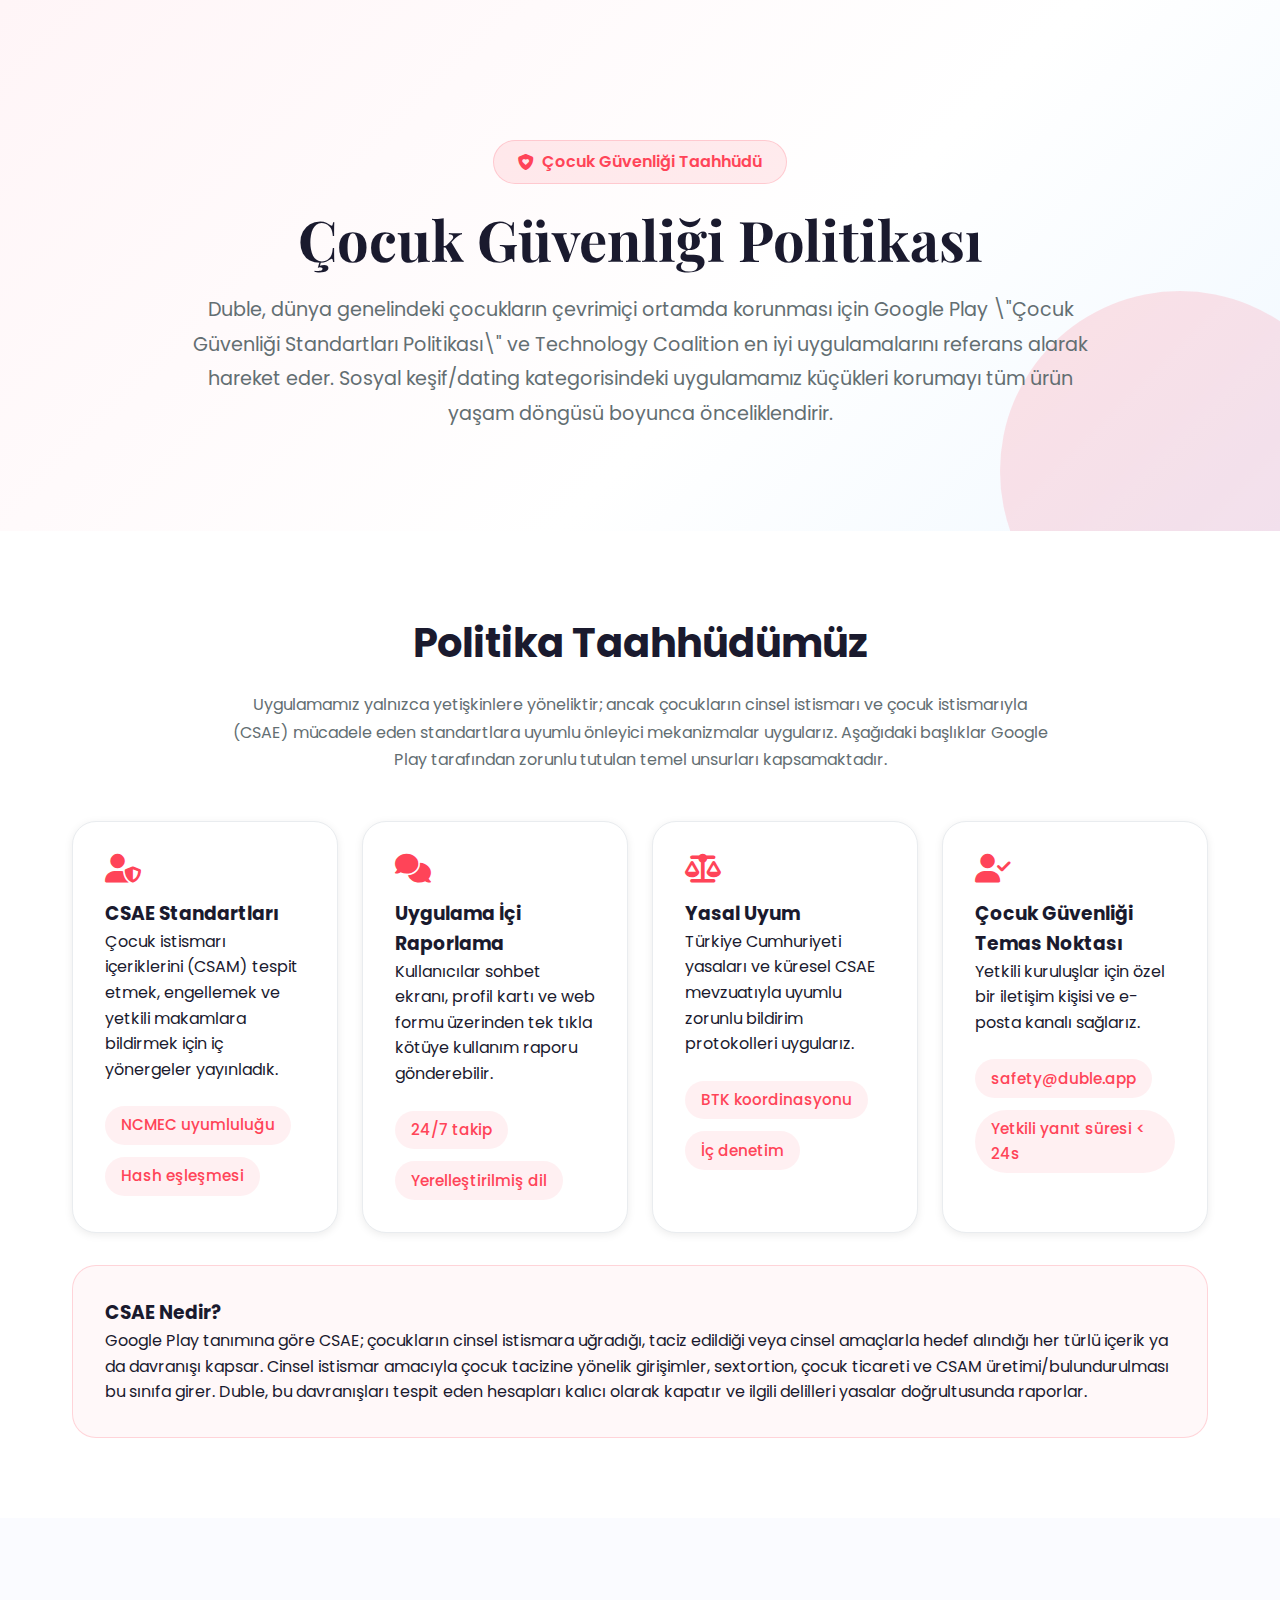
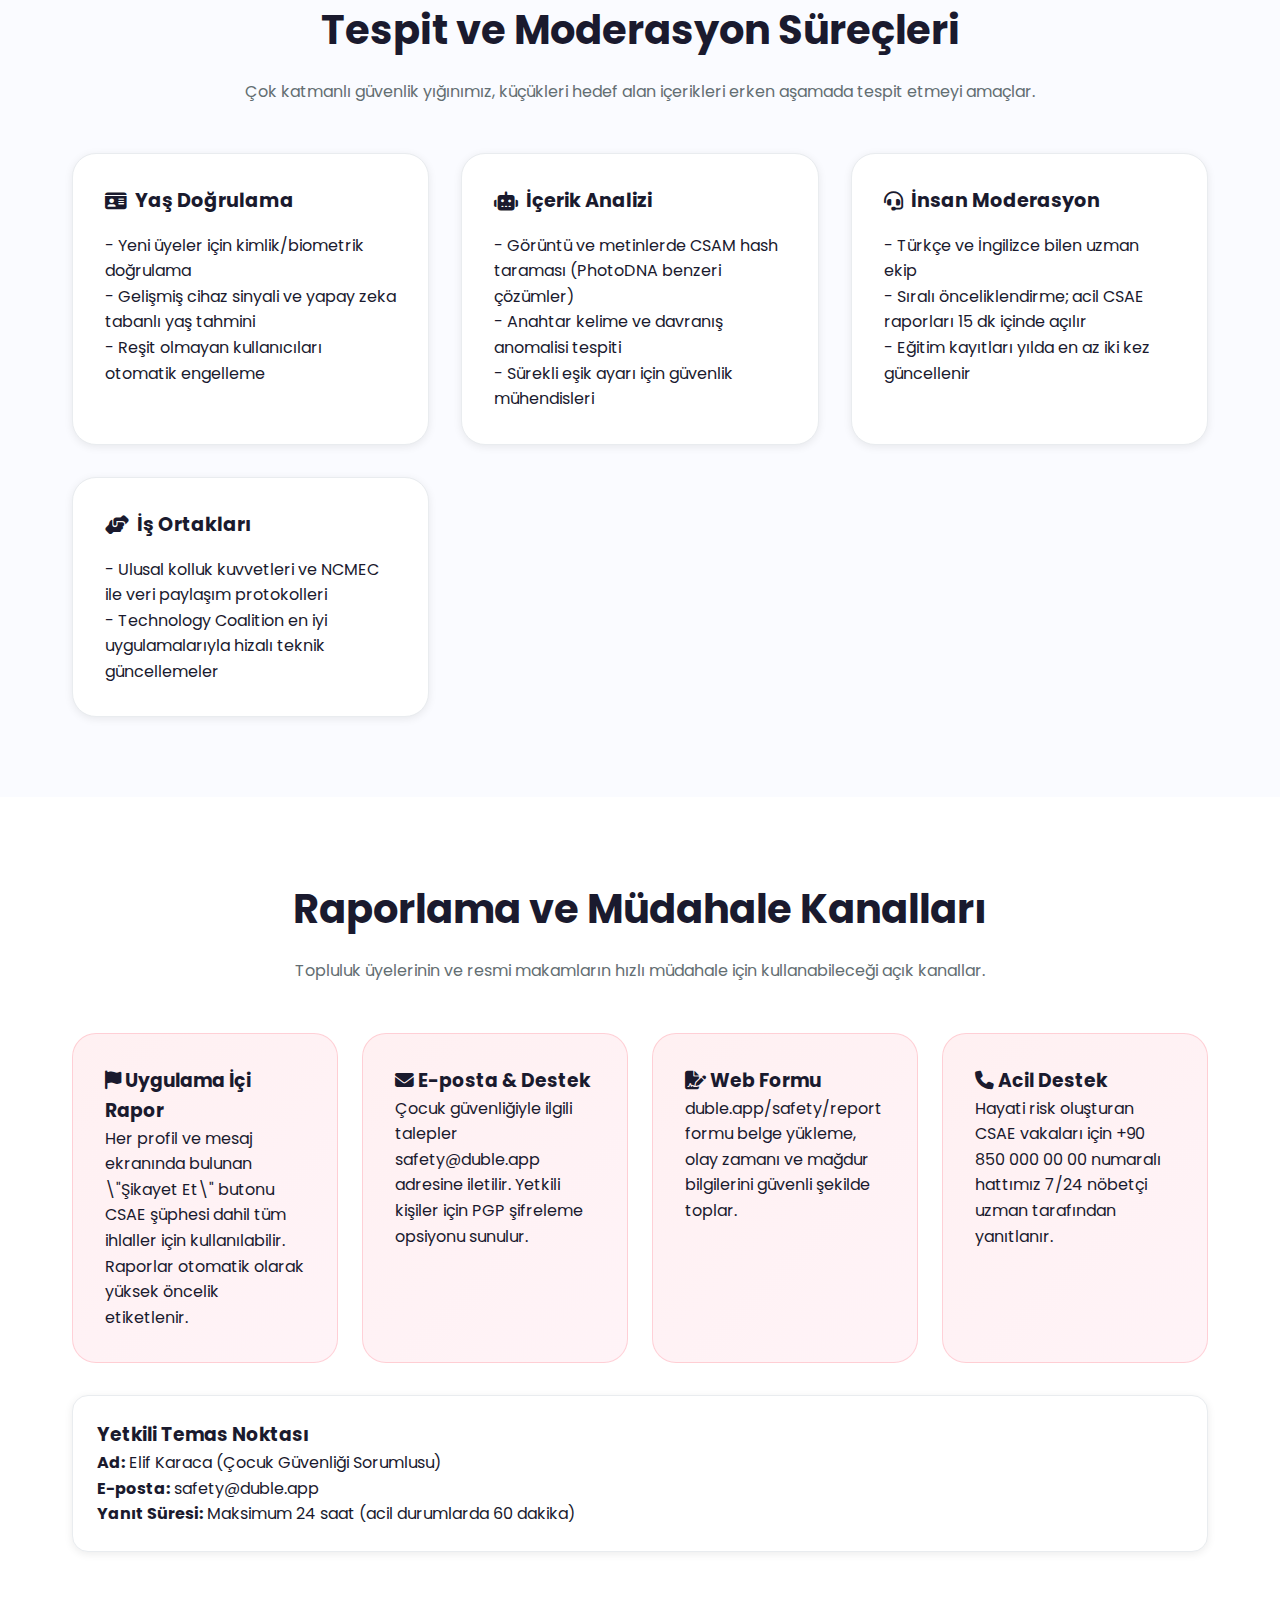
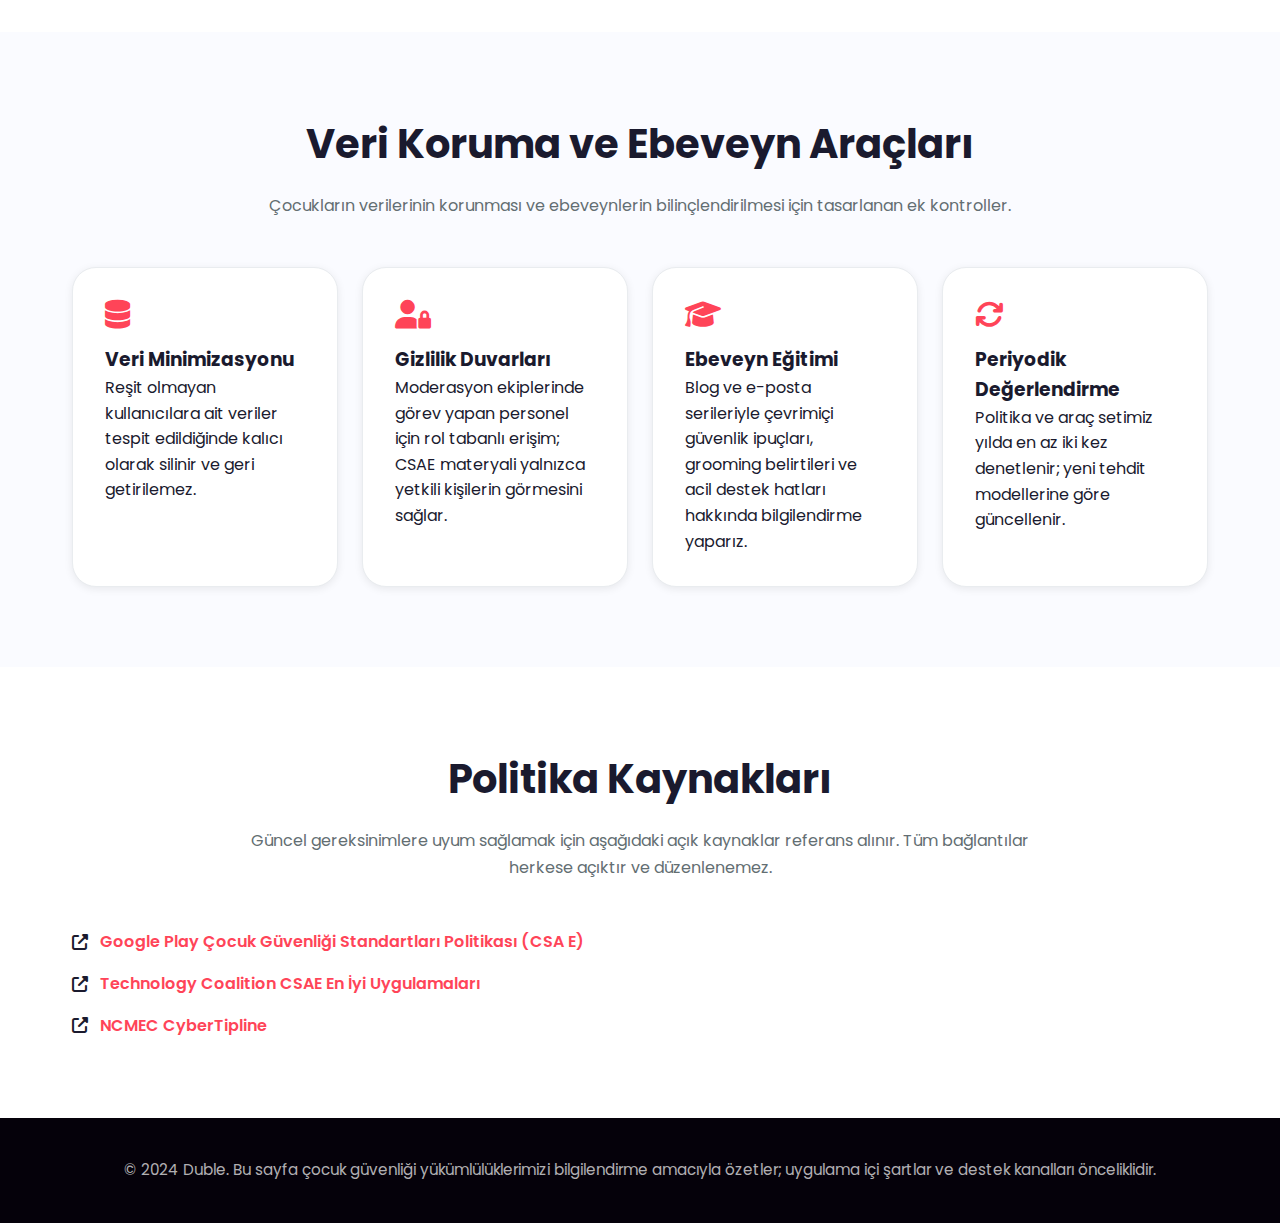
<file: landing-page/pages/cocuk-guvenligi-politikasi.html>
<!DOCTYPE html>
<html lang="tr">
<head>
    <meta charset="UTF-8">
    <meta name="viewport" content="width=device-width, initial-scale=1.0">
    <meta name="description" content="Duble Çocuk Güvenliği Politikası. CSAE tanımı, raporlama kanalları, moderasyon protokolleri ve ebeveyn araçları hakkında bilgi alın.">
    <title>Çocuk Güvenliği Politikası - Duble</title>

    <!-- Fonts -->
    <link rel="preconnect" href="https://fonts.googleapis.com">
    <link rel="preconnect" href="https://fonts.gstatic.com" crossorigin>
    <link href="https://fonts.googleapis.com/css2?family=Poppins:wght@300;400;500;600;700;800&family=Playfair+Display:wght@700;800;900&display=swap" rel="stylesheet">

    <!-- Font Awesome -->
    <link rel="stylesheet" href="https://cdnjs.cloudflare.com/ajax/libs/font-awesome/6.4.0/css/all.min.css">

    <!-- Styles -->
    <link rel="stylesheet" href="../css/style.css">

    <style>
        :root {
            scroll-behavior: smooth;
        }

        body {
            background: #fff;
            color: var(--dark-color);
        }

        .policy-hero {
            padding: 140px 0 100px;
            background: linear-gradient(135deg, #fff5f7 0%, #ffffff 60%, #f0f8ff 100%);
            position: relative;
            overflow: hidden;
        }

        .policy-hero::after {
            content: '';
            position: absolute;
            bottom: -120px;
            right: -80px;
            width: 360px;
            height: 360px;
            background: var(--gradient-1);
            opacity: 0.15;
            border-radius: 50%;
            filter: blur(0px);
        }

        .policy-hero-content {
            max-width: 900px;
            margin: 0 auto;
            text-align: center;
            position: relative;
            z-index: 1;
        }

        .policy-badge {
            display: inline-flex;
            align-items: center;
            gap: 0.5rem;
            padding: 0.5rem 1.5rem;
            border-radius: 999px;
            background: rgba(255, 68, 88, 0.1);
            border: 1px solid rgba(255, 68, 88, 0.2);
            color: var(--primary-color);
            font-weight: 600;
            margin-bottom: 1.5rem;
        }

        .policy-title {
            font-family: var(--font-display);
            font-size: 3.5rem;
            margin-bottom: 1.5rem;
            line-height: 1.1;
        }

        .policy-description {
            font-size: 1.2rem;
            color: var(--text-gray);
            line-height: 1.8;
        }

        .section {
            padding: 80px 0;
        }

        .section:nth-of-type(even) {
            background: #fafbff;
        }

        .section-header {
            text-align: center;
            max-width: 820px;
            margin: 0 auto 3rem;
        }

        .section-header h2 {
            font-size: 2.5rem;
            margin-bottom: 1rem;
        }

        .section-header p {
            color: var(--text-gray);
            line-height: 1.7;
        }

        .commitment-grid {
            display: grid;
            grid-template-columns: repeat(auto-fit, minmax(250px, 1fr));
            gap: 1.5rem;
        }

        .commitment-card {
            border: 1px solid var(--border-color);
            border-radius: var(--radius-xl);
            padding: 2rem;
            background: var(--white);
            box-shadow: var(--shadow-sm);
            transition: var(--transition-base);
            height: 100%;
        }

        .commitment-card:hover {
            transform: translateY(-6px);
            box-shadow: var(--shadow-md);
        }

        .commitment-card i {
            font-size: 1.8rem;
            color: var(--primary-color);
            margin-bottom: 1rem;
        }

        .pill-list {
            display: flex;
            flex-wrap: wrap;
            gap: 0.75rem;
            margin-top: 1.5rem;
        }

        .pill {
            padding: 0.45rem 1rem;
            border-radius: 999px;
            background: rgba(255, 68, 88, 0.08);
            color: var(--primary-color);
            font-weight: 500;
            font-size: 0.95rem;
        }

        .timeline {
            display: grid;
            grid-template-columns: repeat(auto-fit, minmax(280px, 1fr));
            gap: 2rem;
            position: relative;
        }

        .timeline-card {
            background: var(--white);
            border-radius: var(--radius-xl);
            padding: 2rem;
            border: 1px solid var(--border-color);
            box-shadow: var(--shadow-sm);
        }

        .timeline-card h3 {
            display: flex;
            align-items: center;
            gap: 0.5rem;
            font-size: 1.2rem;
            margin-bottom: 1rem;
        }

        .timeline-card span {
            font-size: 0.9rem;
            font-weight: 600;
            color: var(--primary-color);
        }

        .report-grid {
            display: grid;
            grid-template-columns: repeat(auto-fit, minmax(260px, 1fr));
            gap: 1.5rem;
        }

        .report-card {
            padding: 2rem;
            border-radius: var(--radius-xl);
            background: linear-gradient(135deg, rgba(255, 68, 88, 0.08), rgba(255, 107, 157, 0.08));
            border: 1px solid rgba(255, 68, 88, 0.2);
        }

        .contact-box {
            margin-top: 2rem;
            padding: 1.5rem;
            border-radius: var(--radius-lg);
            background: var(--white);
            border: 1px solid var(--border-color);
            box-shadow: var(--shadow-sm);
        }

        .resource-list {
            list-style: none;
            margin: 0;
            padding: 0;
            display: grid;
            gap: 1rem;
        }

        .resource-list li {
            display: flex;
            align-items: center;
            gap: 0.75rem;
        }

        .resource-list a {
            color: var(--primary-color);
            font-weight: 600;
        }

        .definition-box {
            margin-top: 2rem;
            padding: 2rem;
            background: #fff8f9;
            border: 1px solid rgba(255, 68, 88, 0.2);
            border-radius: var(--radius-xl);
        }

        @media (max-width: 768px) {
            .policy-title {
                font-size: 2.5rem;
            }

            .section {
                padding: 60px 0;
            }
        }
    </style>
</head>
<body>
    <header class="policy-hero">
        <div class="container">
            <div class="policy-hero-content">
                <span class="policy-badge"><i class="fas fa-shield-heart"></i> Çocuk Güvenliği Taahhüdü</span>
                <h1 class="policy-title">Çocuk Güvenliği Politikası</h1>
                <p class="policy-description">
                    Duble, dünya genelindeki çocukların çevrimiçi ortamda korunması için Google Play \"Çocuk Güvenliği Standartları Politikası\" ve Technology Coalition en iyi uygulamalarını referans alarak hareket eder. Sosyal keşif/dating kategorisindeki uygulamamız küçükleri korumayı tüm ürün yaşam döngüsü boyunca önceliklendirir.
                </p>
            </div>
        </div>
    </header>

    <main>
        <section class="section">
            <div class="container">
                <div class="section-header">
                    <h2>Politika Taahhüdümüz</h2>
                    <p>
                        Uygulamamız yalnızca yetişkinlere yöneliktir; ancak çocukların cinsel istismarı ve çocuk istismarıyla (CSAE) mücadele eden standartlara uyumlu önleyici mekanizmalar uygularız. Aşağıdaki başlıklar Google Play tarafından zorunlu tutulan temel unsurları kapsamaktadır.
                    </p>
                </div>
                <div class="commitment-grid">
                    <article class="commitment-card">
                        <i class="fas fa-user-shield"></i>
                        <h3>CSAE Standartları</h3>
                        <p>Çocuk istismarı içeriklerini (CSAM) tespit etmek, engellemek ve yetkili makamlara bildirmek için iç yönergeler yayınladık.</p>
                        <div class="pill-list">
                            <span class="pill">NCMEC uyumluluğu</span>
                            <span class="pill">Hash eşleşmesi</span>
                        </div>
                    </article>
                    <article class="commitment-card">
                        <i class="fas fa-comments"></i>
                        <h3>Uygulama İçi Raporlama</h3>
                        <p>Kullanıcılar sohbet ekranı, profil kartı ve web formu üzerinden tek tıkla kötüye kullanım raporu gönderebilir.</p>
                        <div class="pill-list">
                            <span class="pill">24/7 takip</span>
                            <span class="pill">Yerelleştirilmiş dil</span>
                        </div>
                    </article>
                    <article class="commitment-card">
                        <i class="fas fa-scale-balanced"></i>
                        <h3>Yasal Uyum</h3>
                        <p>Türkiye Cumhuriyeti yasaları ve küresel CSAE mevzuatıyla uyumlu zorunlu bildirim protokolleri uygularız.</p>
                        <div class="pill-list">
                            <span class="pill">BTK koordinasyonu</span>
                            <span class="pill">İç denetim</span>
                        </div>
                    </article>
                    <article class="commitment-card">
                        <i class="fas fa-user-check"></i>
                        <h3>Çocuk Güvenliği Temas Noktası</h3>
                        <p>Yetkili kuruluşlar için özel bir iletişim kişisi ve e-posta kanalı sağlarız.</p>
                        <div class="pill-list">
                            <span class="pill">safety@duble.app</span>
                            <span class="pill">Yetkili yanıt süresi &lt; 24s</span>
                        </div>
                    </article>
                </div>
                <div class="definition-box">
                    <h3>CSAE Nedir?</h3>
                    <p>
                        Google Play tanımına göre CSAE; çocukların cinsel istismara uğradığı, taciz edildiği veya cinsel amaçlarla hedef alındığı her türlü içerik ya da davranışı kapsar. Cinsel istismar amacıyla çocuk tacizine yönelik girişimler, sextortion, çocuk ticareti ve CSAM üretimi/bulundurulması bu sınıfa girer. Duble, bu davranışları tespit eden hesapları kalıcı olarak kapatır ve ilgili delilleri yasalar doğrultusunda raporlar.
                    </p>
                </div>
            </div>
        </section>

        <section class="section">
            <div class="container">
                <div class="section-header">
                    <h2>Tespit ve Moderasyon Süreçleri</h2>
                    <p>Çok katmanlı güvenlik yığınımız, küçükleri hedef alan içerikleri erken aşamada tespit etmeyi amaçlar.</p>
                </div>
                <div class="timeline">
                    <article class="timeline-card">
                        <h3><i class="fas fa-id-card"></i> Yaş Doğrulama</h3>
                        <p>- Yeni üyeler için kimlik/biometrik doğrulama<br>- Gelişmiş cihaz sinyali ve yapay zeka tabanlı yaş tahmini<br>- Reşit olmayan kullanıcıları otomatik engelleme</p>
                    </article>
                    <article class="timeline-card">
                        <h3><i class="fas fa-robot"></i> İçerik Analizi</h3>
                        <p>- Görüntü ve metinlerde CSAM hash taraması (PhotoDNA benzeri çözümler)<br>- Anahtar kelime ve davranış anomalisi tespiti<br>- Sürekli eşik ayarı için güvenlik mühendisleri</p>
                    </article>
                    <article class="timeline-card">
                        <h3><i class="fas fa-headset"></i> İnsan Moderasyon</h3>
                        <p>- Türkçe ve İngilizce bilen uzman ekip<br>- Sıralı önceliklendirme; acil CSAE raporları 15 dk içinde açılır<br>- Eğitim kayıtları yılda en az iki kez güncellenir</p>
                    </article>
                    <article class="timeline-card">
                        <h3><i class="fas fa-hands-helping"></i> İş Ortakları</h3>
                        <p>- Ulusal kolluk kuvvetleri ve NCMEC ile veri paylaşım protokolleri<br>- Technology Coalition en iyi uygulamalarıyla hizalı teknik güncellemeler</p>
                    </article>
                </div>
            </div>
        </section>

        <section class="section">
            <div class="container">
                <div class="section-header">
                    <h2>Raporlama ve Müdahale Kanalları</h2>
                    <p>Topluluk üyelerinin ve resmi makamların hızlı müdahale için kullanabileceği açık kanallar.</p>
                </div>
                <div class="report-grid">
                    <article class="report-card">
                        <h3><i class="fas fa-flag"></i> Uygulama İçi Rapor</h3>
                        <p>Her profil ve mesaj ekranında bulunan \"Şikayet Et\" butonu CSAE şüphesi dahil tüm ihlaller için kullanılabilir. Raporlar otomatik olarak yüksek öncelik etiketlenir.</p>
                    </article>
                    <article class="report-card">
                        <h3><i class="fas fa-envelope"></i> E-posta & Destek</h3>
                        <p>Çocuk güvenliğiyle ilgili talepler <a href="mailto:safety@duble.app">safety@duble.app</a> adresine iletilir. Yetkili kişiler için PGP şifreleme opsiyonu sunulur.</p>
                    </article>
                    <article class="report-card">
                        <h3><i class="fas fa-file-signature"></i> Web Formu</h3>
                        <p><a href="https://duble.app/safety/report" target="_blank" rel="noopener">duble.app/safety/report</a> formu belge yükleme, olay zamanı ve mağdur bilgilerini güvenli şekilde toplar.</p>
                    </article>
                    <article class="report-card">
                        <h3><i class="fas fa-phone"></i> Acil Destek</h3>
                        <p>Hayati risk oluşturan CSAE vakaları için +90 850 000 00 00 numaralı hattımız 7/24 nöbetçi uzman tarafından yanıtlanır.</p>
                    </article>
                </div>
                <div class="contact-box">
                    <h3>Yetkili Temas Noktası</h3>
                    <p>
                        <strong>Ad:</strong> Elif Karaca (Çocuk Güvenliği Sorumlusu)<br>
                        <strong>E-posta:</strong> <a href="mailto:safety@duble.app">safety@duble.app</a><br>
                        <strong>Yanıt Süresi:</strong> Maksimum 24 saat (acil durumlarda 60 dakika)
                    </p>
                </div>
            </div>
        </section>

        <section class="section">
            <div class="container">
                <div class="section-header">
                    <h2>Veri Koruma ve Ebeveyn Araçları</h2>
                    <p>Çocukların verilerinin korunması ve ebeveynlerin bilinçlendirilmesi için tasarlanan ek kontroller.</p>
                </div>
                <div class="commitment-grid">
                    <article class="commitment-card">
                        <i class="fas fa-database"></i>
                        <h3>Veri Minimizasyonu</h3>
                        <p>Reşit olmayan kullanıcılara ait veriler tespit edildiğinde kalıcı olarak silinir ve geri getirilemez.</p>
                    </article>
                    <article class="commitment-card">
                        <i class="fas fa-user-lock"></i>
                        <h3>Gizlilik Duvarları</h3>
                        <p>Moderasyon ekiplerinde görev yapan personel için rol tabanlı erişim; CSAE materyali yalnızca yetkili kişilerin görmesini sağlar.</p>
                    </article>
                    <article class="commitment-card">
                        <i class="fas fa-graduation-cap"></i>
                        <h3>Ebeveyn Eğitimi</h3>
                        <p>Blog ve e-posta serileriyle çevrimiçi güvenlik ipuçları, grooming belirtileri ve acil destek hatları hakkında bilgilendirme yaparız.</p>
                    </article>
                    <article class="commitment-card">
                        <i class="fas fa-sync"></i>
                        <h3>Periyodik Değerlendirme</h3>
                        <p>Politika ve araç setimiz yılda en az iki kez denetlenir; yeni tehdit modellerine göre güncellenir.</p>
                    </article>
                </div>
            </div>
        </section>

        <section class="section">
            <div class="container">
                <div class="section-header">
                    <h2>Politika Kaynakları</h2>
                    <p>
                        Güncel gereksinimlere uyum sağlamak için aşağıdaki açık kaynaklar referans alınır. Tüm bağlantılar herkese açıktır ve düzenlenemez.
                    </p>
                </div>
                <ul class="resource-list">
                    <li>
                        <i class="fas fa-external-link-alt"></i>
                        <a href="https://support.google.com/googleplay/android-developer/answer/14747720" target="_blank" rel="noopener">
                            Google Play Çocuk Güvenliği Standartları Politikası (CSA E)
                        </a>
                    </li>
                    <li>
                        <i class="fas fa-external-link-alt"></i>
                        <a href="https://www.technologycoalition.org/developer-good-practices-combating-online-child-sexual-exploitation-and-abuse" target="_blank" rel="noopener">
                            Technology Coalition CSAE En İyi Uygulamaları
                        </a>
                    </li>
                    <li>
                        <i class="fas fa-external-link-alt"></i>
                        <a href="https://report.cybertip.org/" target="_blank" rel="noopener">
                            NCMEC CyberTipline
                        </a>
                    </li>
                </ul>
            </div>
        </section>
    </main>

    <footer class="footer" style="padding: 40px 0; background: #05010a; color: #fff;">
        <div class="container">
            <p style="text-align: center; font-size: 0.95rem; color: rgba(255,255,255,0.7);">
                © 2024 Duble. Bu sayfa çocuk güvenliği yükümlülüklerimizi bilgilendirme amacıyla özetler; uygulama içi şartlar ve destek kanalları önceliklidir.
            </p>
        </div>
    </footer>
</body>
</html>
</file>
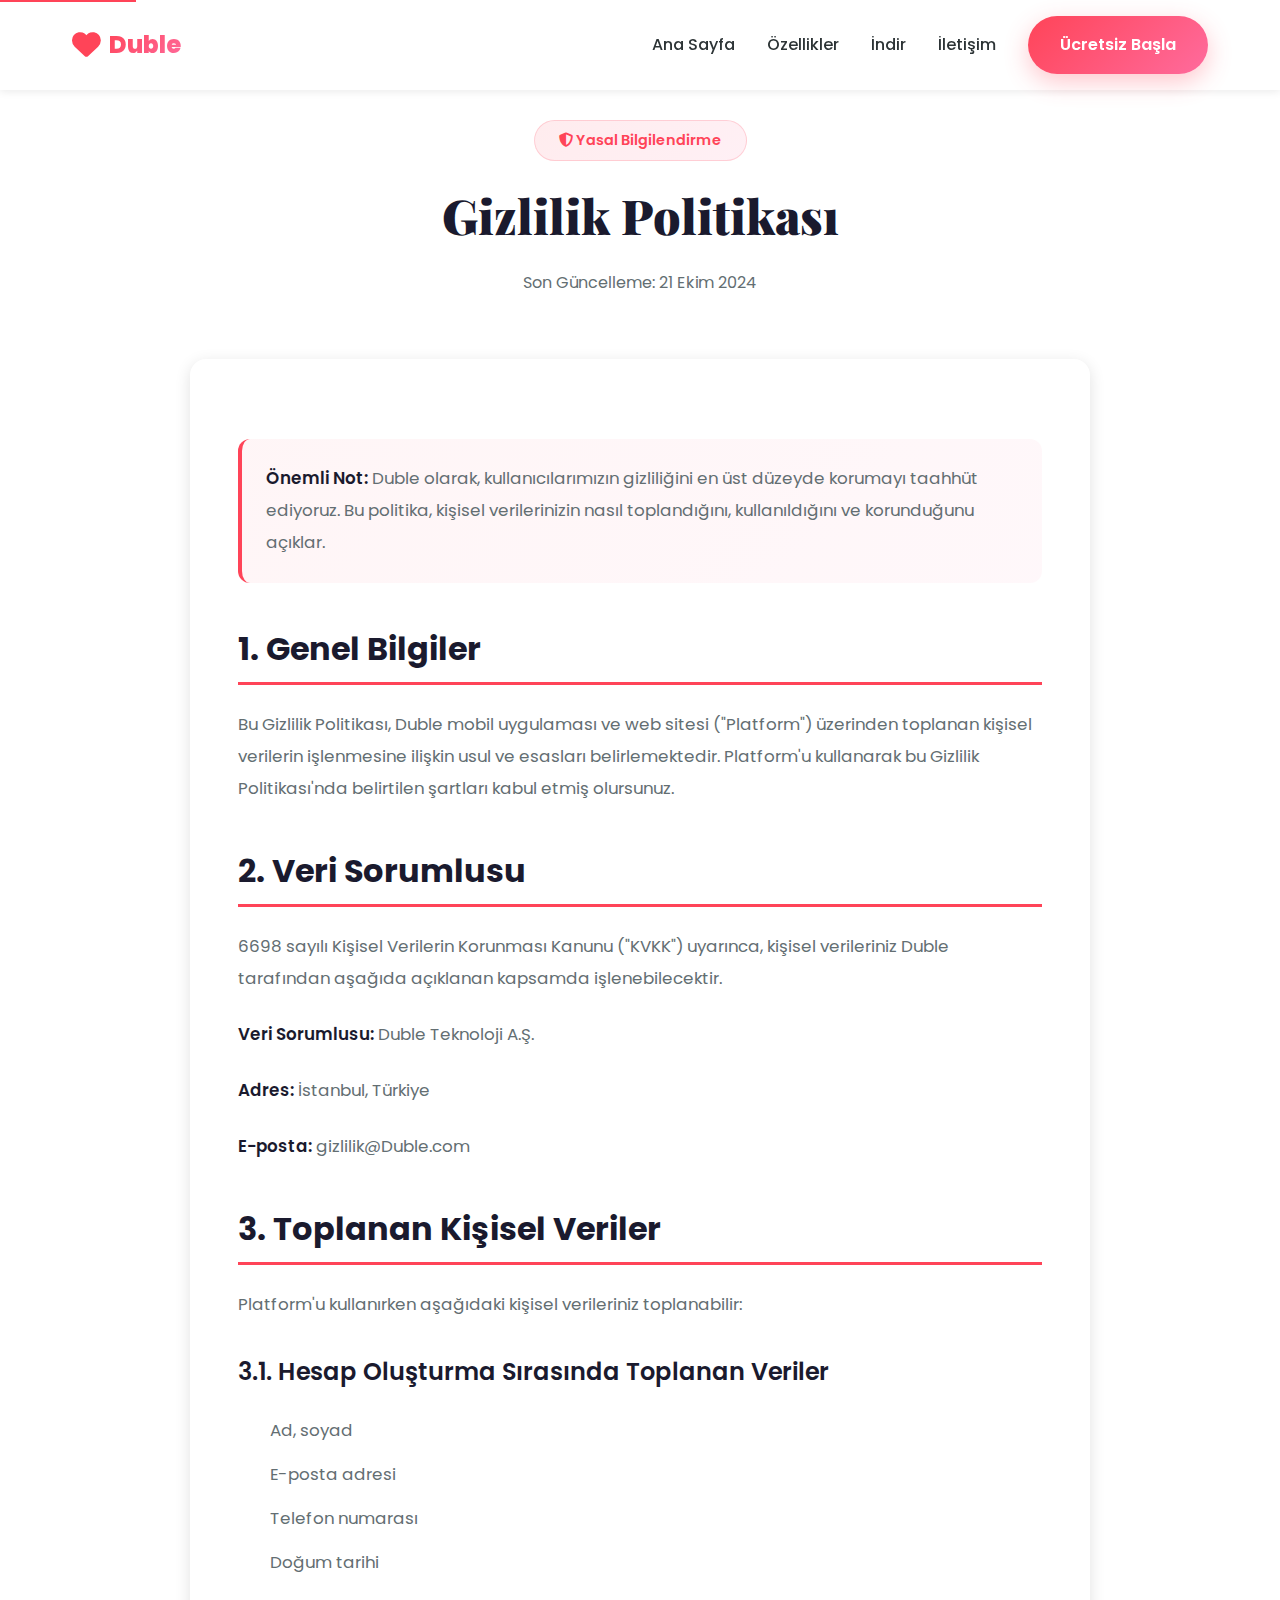
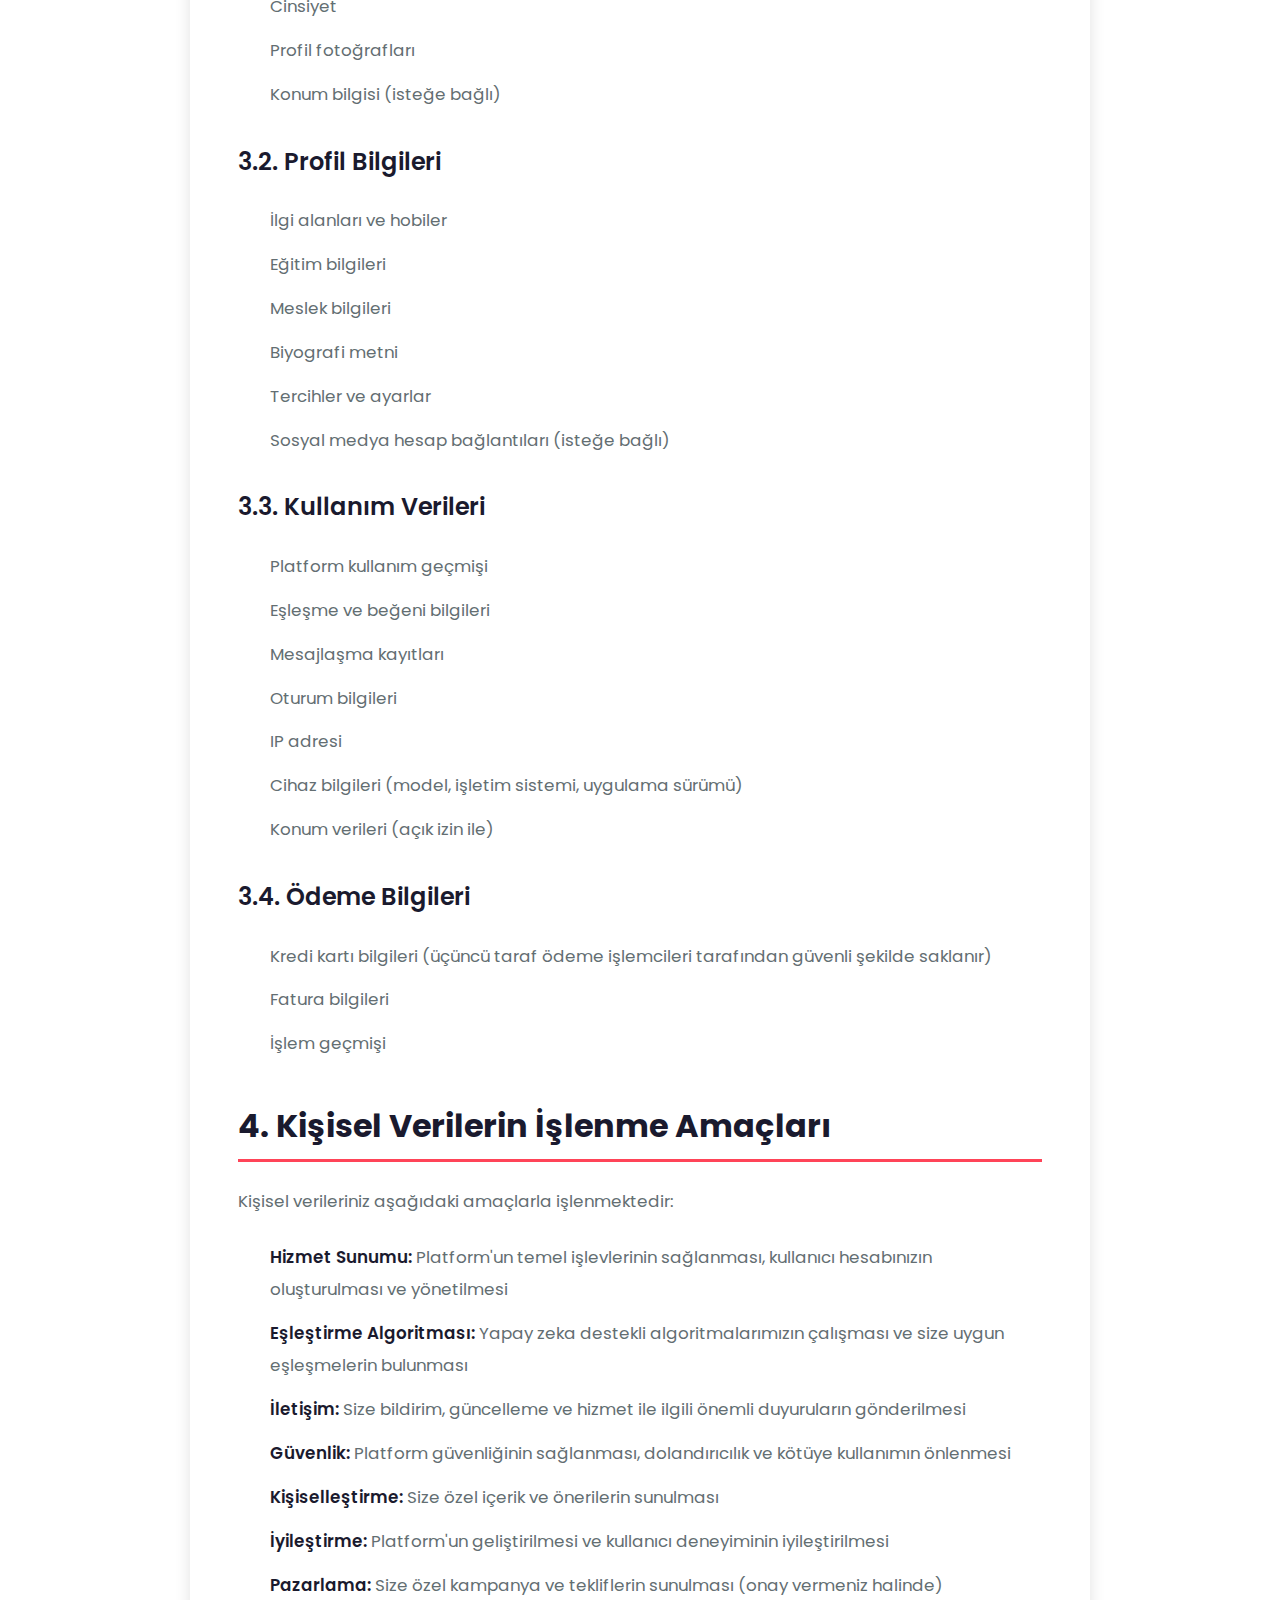
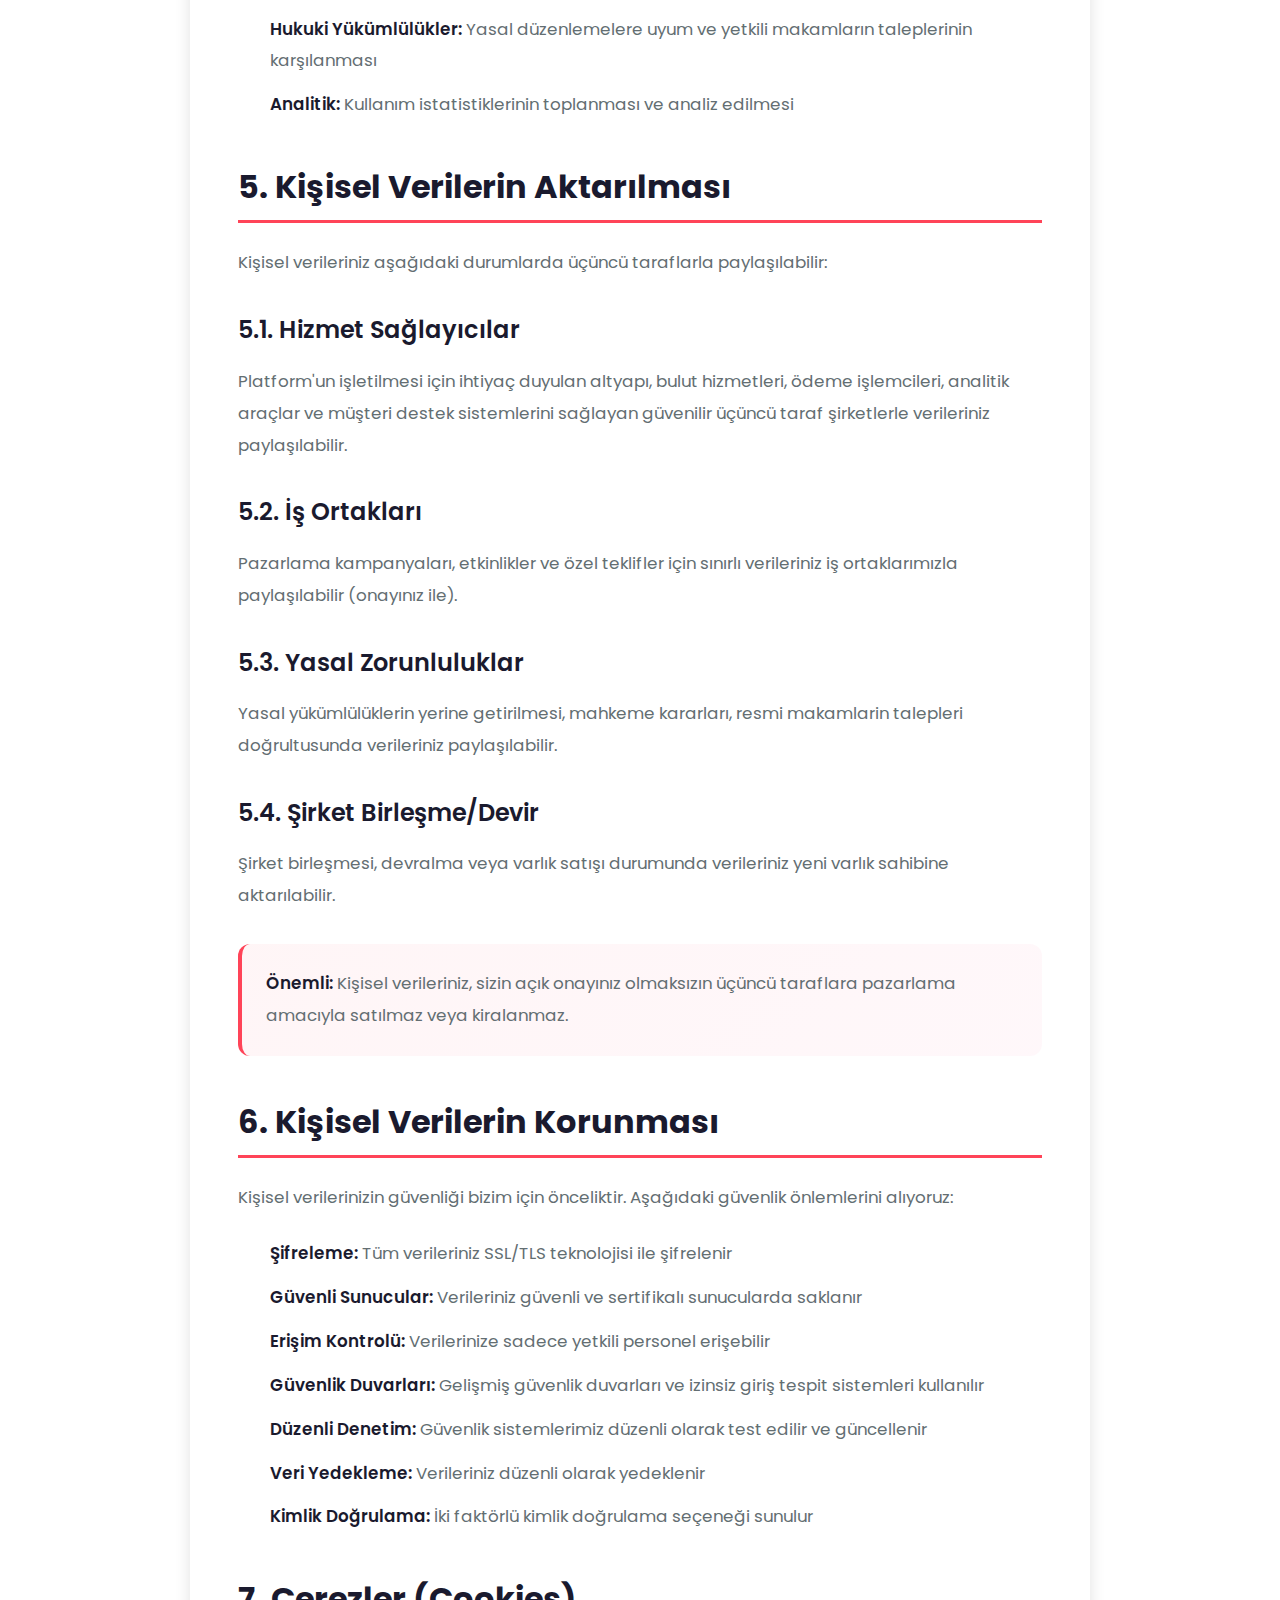
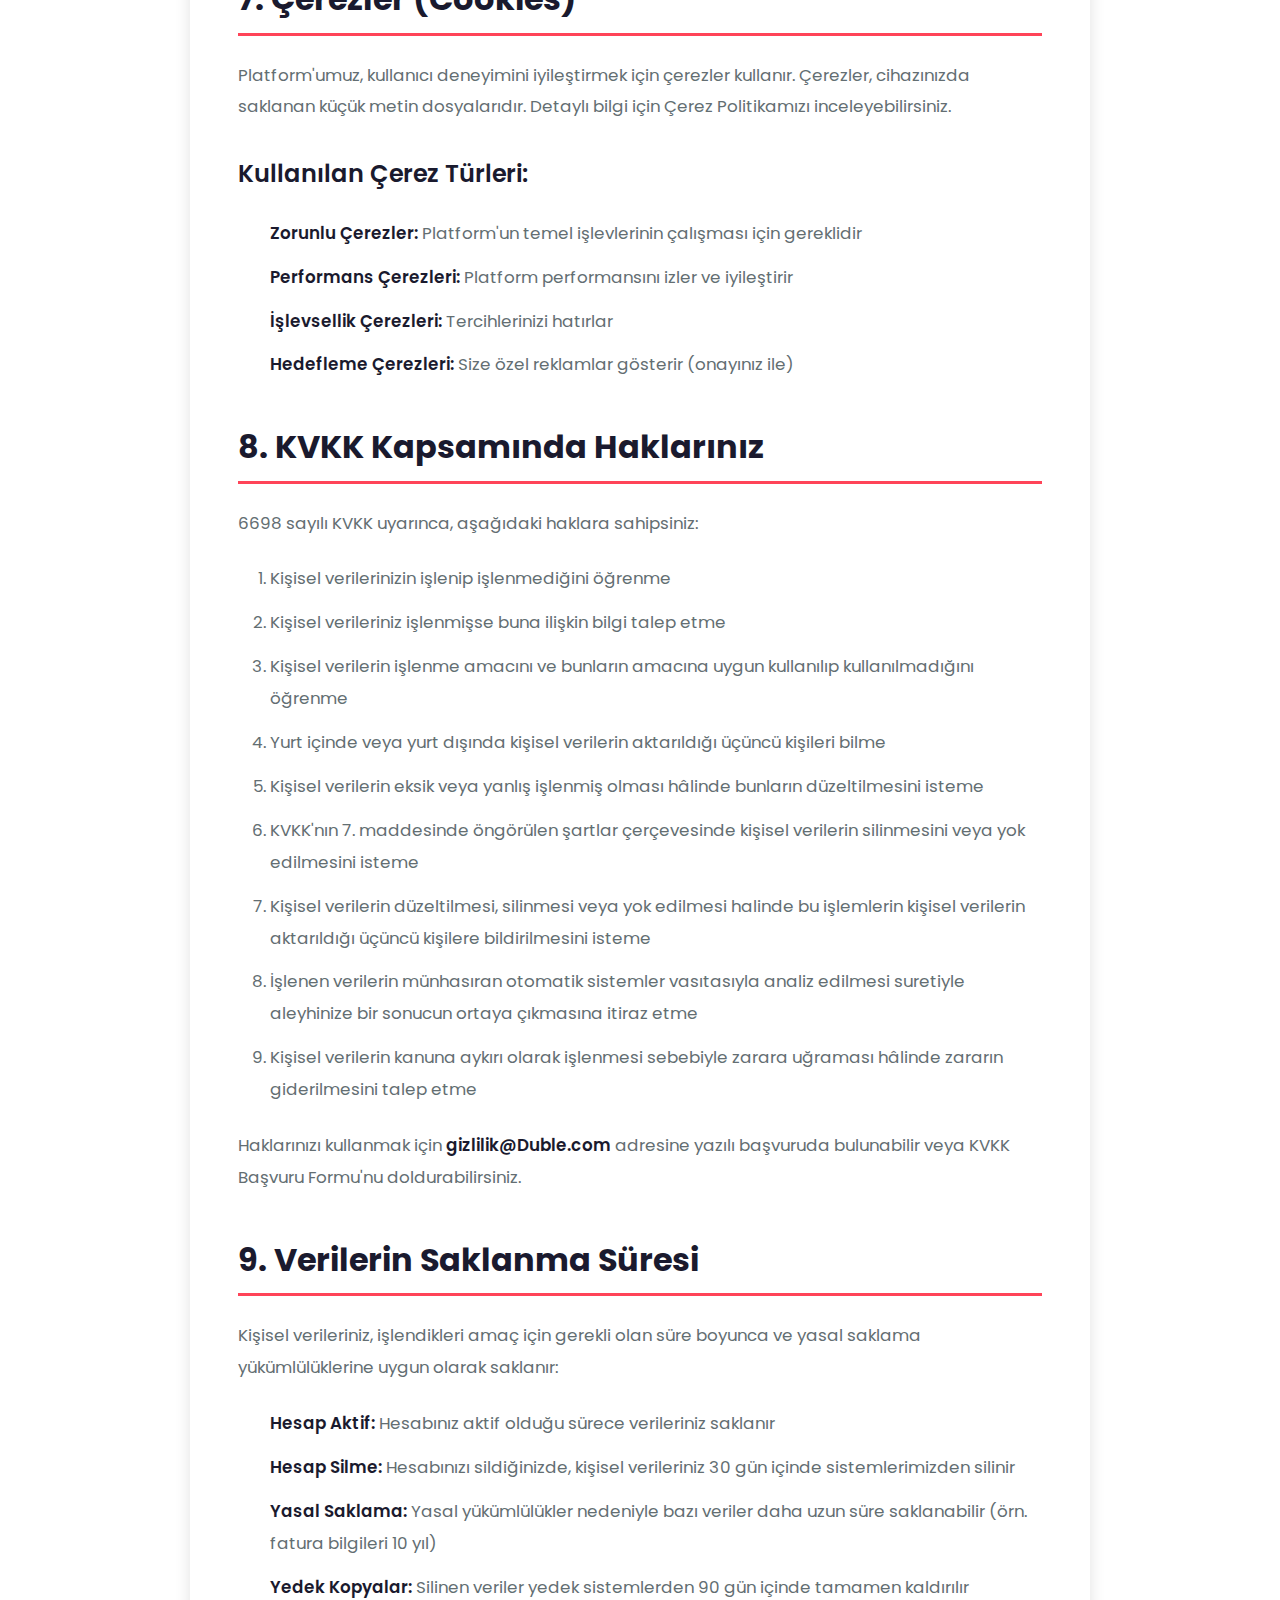
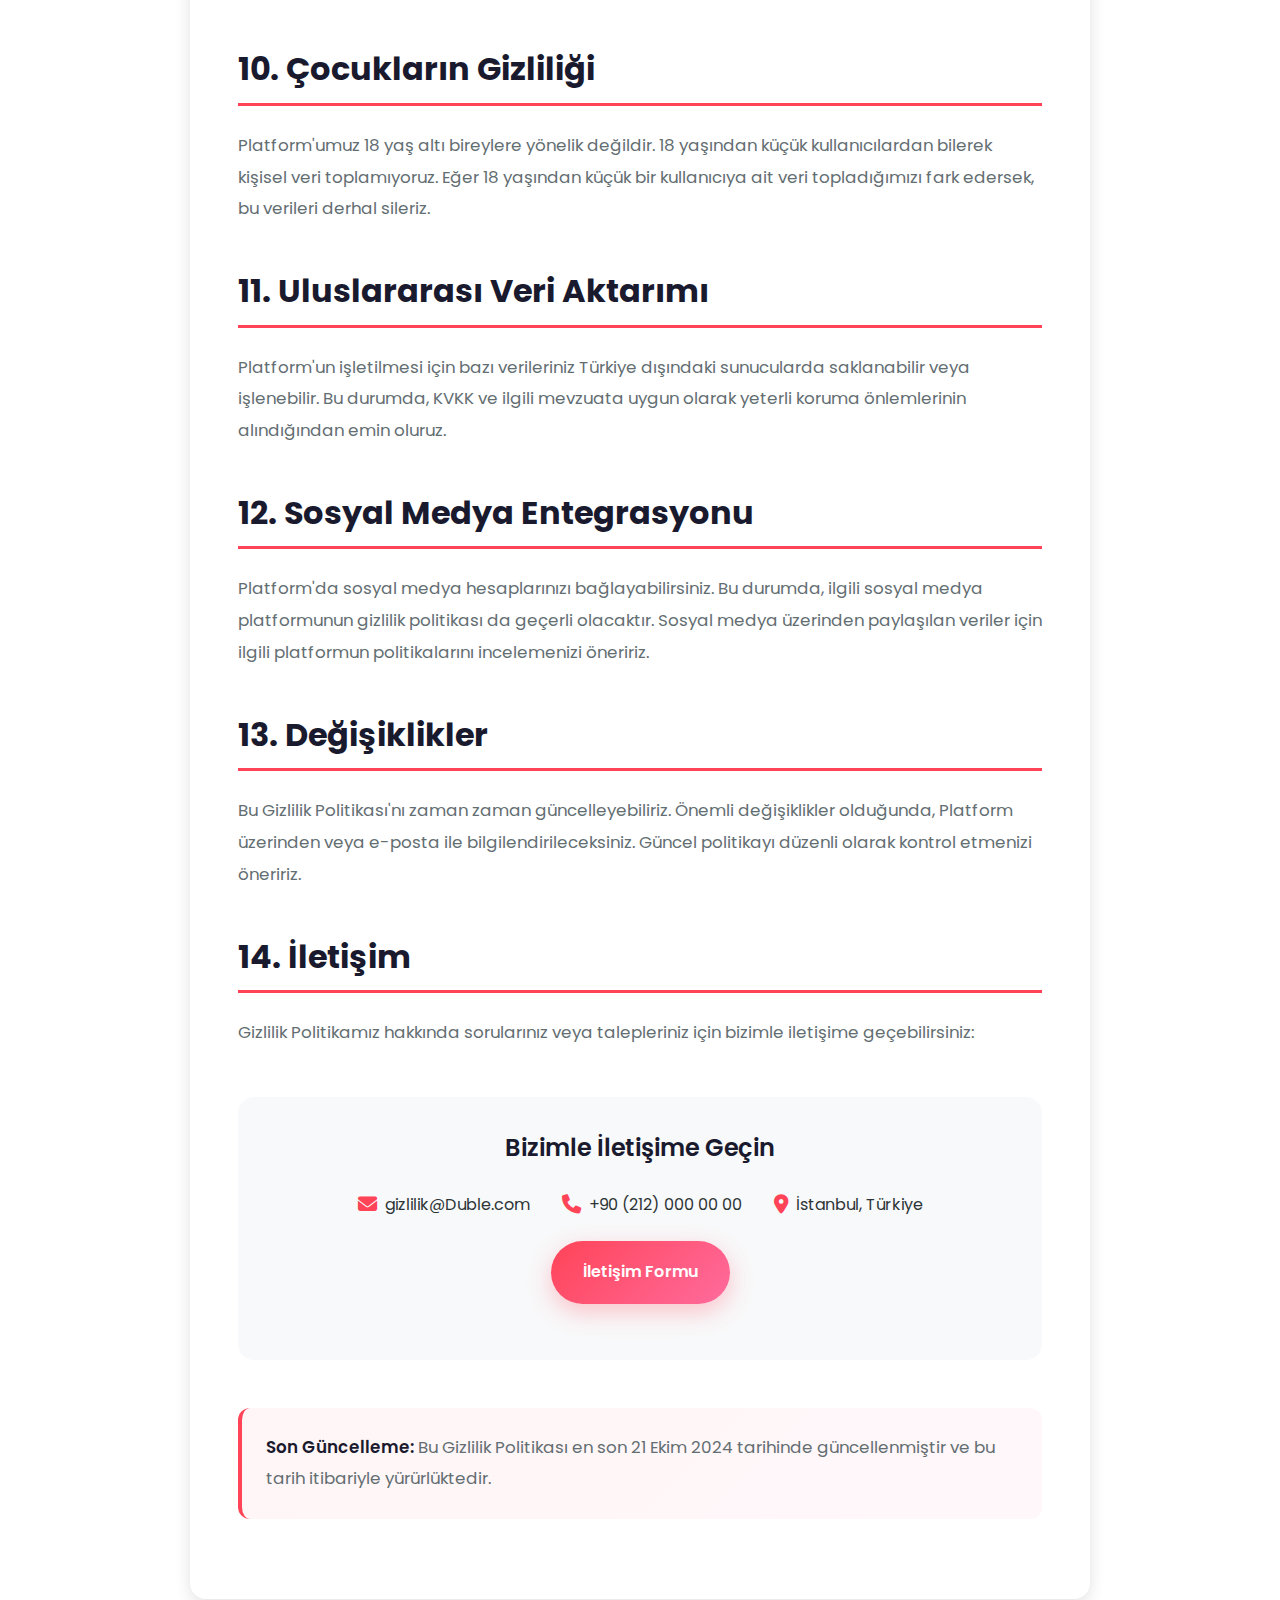
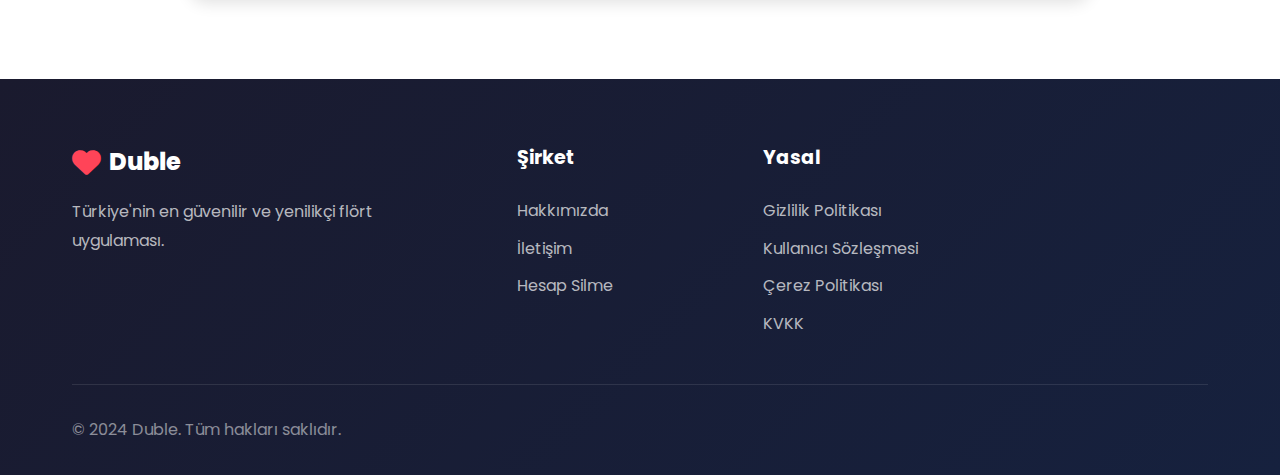
<file: landing-page/pages/gizlilik-politikasi.html>
<!DOCTYPE html>
<html lang="tr">
<head>
    <meta charset="UTF-8">
    <meta name="viewport" content="width=device-width, initial-scale=1.0">
    <meta name="description" content="Duble Gizlilik Politikası - Kişisel verilerinizin güvenliği ve gizliliği hakkında detaylı bilgi.">
    <title>Gizlilik Politikası - Duble</title>

    <!-- Fonts -->
    <link rel="preconnect" href="https://fonts.googleapis.com">
    <link rel="preconnect" href="https://fonts.gstatic.com" crossorigin>
    <link href="https://fonts.googleapis.com/css2?family=Poppins:wght@300;400;500;600;700;800&family=Playfair+Display:wght@700;800;900&display=swap" rel="stylesheet">

    <!-- Font Awesome -->
    <link rel="stylesheet" href="https://cdnjs.cloudflare.com/ajax/libs/font-awesome/6.4.0/css/all.min.css">

    <!-- Styles -->
    <link rel="stylesheet" href="../css/style.css">

    <style>
        .legal-page {
            padding: 120px 0 80px;
            background: var(--white);
        }

        .legal-header {
            text-align: center;
            max-width: 800px;
            margin: 0 auto 4rem;
        }

        .legal-badge {
            display: inline-block;
            padding: 0.5rem 1.5rem;
            background: linear-gradient(135deg, rgba(255, 68, 88, 0.1), rgba(255, 107, 157, 0.1));
            border: 1px solid rgba(255, 68, 88, 0.2);
            border-radius: var(--radius-full);
            color: var(--primary-color);
            font-size: 0.9rem;
            font-weight: 600;
            margin-bottom: 1rem;
        }

        .legal-title {
            font-family: var(--font-display);
            font-size: 3rem;
            font-weight: 900;
            margin-bottom: 1rem;
            color: var(--dark-color);
        }

        .legal-date {
            color: var(--text-gray);
            font-size: 1rem;
        }

        .legal-content {
            max-width: 900px;
            margin: 0 auto;
            background: var(--white);
            padding: 3rem;
            border-radius: var(--radius-lg);
            box-shadow: var(--shadow-md);
        }

        .legal-content h2 {
            font-size: 2rem;
            font-weight: 700;
            color: var(--dark-color);
            margin: 2.5rem 0 1.5rem;
            padding-bottom: 0.5rem;
            border-bottom: 3px solid var(--primary-color);
        }

        .legal-content h3 {
            font-size: 1.5rem;
            font-weight: 600;
            color: var(--dark-color);
            margin: 2rem 0 1rem;
        }

        .legal-content p {
            color: var(--text-gray);
            line-height: 1.9;
            margin-bottom: 1.5rem;
            font-size: 1.05rem;
        }

        .legal-content ul,
        .legal-content ol {
            margin: 1.5rem 0;
            padding-left: 2rem;
        }

        .legal-content li {
            color: var(--text-gray);
            line-height: 1.9;
            margin-bottom: 0.75rem;
            font-size: 1.05rem;
        }

        .legal-content strong {
            color: var(--dark-color);
            font-weight: 600;
        }

        .highlight-box {
            background: linear-gradient(135deg, rgba(255, 68, 88, 0.05), rgba(255, 107, 157, 0.05));
            border-left: 4px solid var(--primary-color);
            padding: 1.5rem;
            border-radius: var(--radius-md);
            margin: 2rem 0;
        }

        .highlight-box p {
            margin-bottom: 0;
        }

        .contact-box {
            background: var(--light-bg);
            padding: 2rem;
            border-radius: var(--radius-lg);
            margin-top: 3rem;
            text-align: center;
        }

        .contact-box h3 {
            margin-top: 0;
        }

        .contact-info {
            display: flex;
            justify-content: center;
            gap: 2rem;
            flex-wrap: wrap;
            margin-top: 1.5rem;
        }

        .contact-item {
            display: flex;
            align-items: center;
            gap: 0.5rem;
        }

        .contact-item i {
            color: var(--primary-color);
            font-size: 1.2rem;
        }

        @media (max-width: 768px) {
            .legal-title {
                font-size: 2rem;
            }

            .legal-content {
                padding: 2rem 1.5rem;
            }

            .legal-content h2 {
                font-size: 1.5rem;
            }

            .legal-content h3 {
                font-size: 1.25rem;
            }
        }
    </style>
</head>
<body>
    <!-- Navigation -->
    <nav class="navbar" id="navbar">
        <div class="container">
            <div class="nav-wrapper">
                <a href="../index.html" class="logo">
                    <i class="fas fa-heart"></i>
                    <span class="logo-text">Duble</span>
                </a>
                <div class="nav-menu" id="navMenu">
                    <ul class="nav-list">
                        <li><a href="../index.html" class="nav-link">Ana Sayfa</a></li>
                        <li><a href="../index.html#features" class="nav-link">Özellikler</a></li>
                        <li><a href="../index.html#download" class="nav-link">İndir</a></li>
                        <li><a href="iletisim.html" class="nav-link">İletişim</a></li>
                    </ul>
                    <div class="nav-buttons">
                        <a href="../index.html#download" class="btn btn-primary">Ücretsiz Başla</a>
                    </div>
                </div>
                <button class="hamburger" id="hamburger">
                    <span></span>
                    <span></span>
                    <span></span>
                </button>
            </div>
        </div>
    </nav>

    <!-- Legal Page -->
    <section class="legal-page">
        <div class="container">
            <div class="legal-header">
                <span class="legal-badge">
                    <i class="fas fa-shield-alt"></i> Yasal Bilgilendirme
                </span>
                <h1 class="legal-title">Gizlilik Politikası</h1>
                <p class="legal-date">Son Güncelleme: 21 Ekim 2024</p>
            </div>

            <div class="legal-content">
                <div class="highlight-box">
                    <p><strong>Önemli Not:</strong> Duble olarak, kullanıcılarımızın gizliliğini en üst düzeyde korumayı taahhüt ediyoruz. Bu politika, kişisel verilerinizin nasıl toplandığını, kullanıldığını ve korunduğunu açıklar.</p>
                </div>

                <h2>1. Genel Bilgiler</h2>
                <p>
                    Bu Gizlilik Politikası, Duble mobil uygulaması ve web sitesi ("Platform") üzerinden toplanan kişisel verilerin işlenmesine ilişkin usul ve esasları belirlemektedir. Platform'u kullanarak bu Gizlilik Politikası'nda belirtilen şartları kabul etmiş olursunuz.
                </p>

                <h2>2. Veri Sorumlusu</h2>
                <p>
                    6698 sayılı Kişisel Verilerin Korunması Kanunu ("KVKK") uyarınca, kişisel verileriniz Duble tarafından aşağıda açıklanan kapsamda işlenebilecektir.
                </p>
                <p><strong>Veri Sorumlusu:</strong> Duble Teknoloji A.Ş.</p>
                <p><strong>Adres:</strong> İstanbul, Türkiye</p>
                <p><strong>E-posta:</strong> gizlilik@Duble.com</p>

                <h2>3. Toplanan Kişisel Veriler</h2>
                <p>Platform'u kullanırken aşağıdaki kişisel verileriniz toplanabilir:</p>

                <h3>3.1. Hesap Oluşturma Sırasında Toplanan Veriler</h3>
                <ul>
                    <li>Ad, soyad</li>
                    <li>E-posta adresi</li>
                    <li>Telefon numarası</li>
                    <li>Doğum tarihi</li>
                    <li>Cinsiyet</li>
                    <li>Profil fotoğrafları</li>
                    <li>Konum bilgisi (isteğe bağlı)</li>
                </ul>

                <h3>3.2. Profil Bilgileri</h3>
                <ul>
                    <li>İlgi alanları ve hobiler</li>
                    <li>Eğitim bilgileri</li>
                    <li>Meslek bilgileri</li>
                    <li>Biyografi metni</li>
                    <li>Tercihler ve ayarlar</li>
                    <li>Sosyal medya hesap bağlantıları (isteğe bağlı)</li>
                </ul>

                <h3>3.3. Kullanım Verileri</h3>
                <ul>
                    <li>Platform kullanım geçmişi</li>
                    <li>Eşleşme ve beğeni bilgileri</li>
                    <li>Mesajlaşma kayıtları</li>
                    <li>Oturum bilgileri</li>
                    <li>IP adresi</li>
                    <li>Cihaz bilgileri (model, işletim sistemi, uygulama sürümü)</li>
                    <li>Konum verileri (açık izin ile)</li>
                </ul>

                <h3>3.4. Ödeme Bilgileri</h3>
                <ul>
                    <li>Kredi kartı bilgileri (üçüncü taraf ödeme işlemcileri tarafından güvenli şekilde saklanır)</li>
                    <li>Fatura bilgileri</li>
                    <li>İşlem geçmişi</li>
                </ul>

                <h2>4. Kişisel Verilerin İşlenme Amaçları</h2>
                <p>Kişisel verileriniz aşağıdaki amaçlarla işlenmektedir:</p>

                <ul>
                    <li><strong>Hizmet Sunumu:</strong> Platform'un temel işlevlerinin sağlanması, kullanıcı hesabınızın oluşturulması ve yönetilmesi</li>
                    <li><strong>Eşleştirme Algoritması:</strong> Yapay zeka destekli algoritmalarımızın çalışması ve size uygun eşleşmelerin bulunması</li>
                    <li><strong>İletişim:</strong> Size bildirim, güncelleme ve hizmet ile ilgili önemli duyuruların gönderilmesi</li>
                    <li><strong>Güvenlik:</strong> Platform güvenliğinin sağlanması, dolandırıcılık ve kötüye kullanımın önlenmesi</li>
                    <li><strong>Kişiselleştirme:</strong> Size özel içerik ve önerilerin sunulması</li>
                    <li><strong>İyileştirme:</strong> Platform'un geliştirilmesi ve kullanıcı deneyiminin iyileştirilmesi</li>
                    <li><strong>Pazarlama:</strong> Size özel kampanya ve tekliflerin sunulması (onay vermeniz halinde)</li>
                    <li><strong>Hukuki Yükümlülükler:</strong> Yasal düzenlemelere uyum ve yetkili makamların taleplerinin karşılanması</li>
                    <li><strong>Analitik:</strong> Kullanım istatistiklerinin toplanması ve analiz edilmesi</li>
                </ul>

                <h2>5. Kişisel Verilerin Aktarılması</h2>
                <p>Kişisel verileriniz aşağıdaki durumlarda üçüncü taraflarla paylaşılabilir:</p>

                <h3>5.1. Hizmet Sağlayıcılar</h3>
                <p>
                    Platform'un işletilmesi için ihtiyaç duyulan altyapı, bulut hizmetleri, ödeme işlemcileri, analitik araçlar ve müşteri destek sistemlerini sağlayan güvenilir üçüncü taraf şirketlerle verileriniz paylaşılabilir.
                </p>

                <h3>5.2. İş Ortakları</h3>
                <p>
                    Pazarlama kampanyaları, etkinlikler ve özel teklifler için sınırlı verileriniz iş ortaklarımızla paylaşılabilir (onayınız ile).
                </p>

                <h3>5.3. Yasal Zorunluluklar</h3>
                <p>
                    Yasal yükümlülüklerin yerine getirilmesi, mahkeme kararları, resmi makamlarin talepleri doğrultusunda verileriniz paylaşılabilir.
                </p>

                <h3>5.4. Şirket Birleşme/Devir</h3>
                <p>
                    Şirket birleşmesi, devralma veya varlık satışı durumunda verileriniz yeni varlık sahibine aktarılabilir.
                </p>

                <div class="highlight-box">
                    <p><strong>Önemli:</strong> Kişisel verileriniz, sizin açık onayınız olmaksızın üçüncü taraflara pazarlama amacıyla satılmaz veya kiralanmaz.</p>
                </div>

                <h2>6. Kişisel Verilerin Korunması</h2>
                <p>Kişisel verilerinizin güvenliği bizim için önceliktir. Aşağıdaki güvenlik önlemlerini alıyoruz:</p>

                <ul>
                    <li><strong>Şifreleme:</strong> Tüm verileriniz SSL/TLS teknolojisi ile şifrelenir</li>
                    <li><strong>Güvenli Sunucular:</strong> Verileriniz güvenli ve sertifikalı sunucularda saklanır</li>
                    <li><strong>Erişim Kontrolü:</strong> Verilerinize sadece yetkili personel erişebilir</li>
                    <li><strong>Güvenlik Duvarları:</strong> Gelişmiş güvenlik duvarları ve izinsiz giriş tespit sistemleri kullanılır</li>
                    <li><strong>Düzenli Denetim:</strong> Güvenlik sistemlerimiz düzenli olarak test edilir ve güncellenir</li>
                    <li><strong>Veri Yedekleme:</strong> Verileriniz düzenli olarak yedeklenir</li>
                    <li><strong>Kimlik Doğrulama:</strong> İki faktörlü kimlik doğrulama seçeneği sunulur</li>
                </ul>

                <h2>7. Çerezler (Cookies)</h2>
                <p>
                    Platform'umuz, kullanıcı deneyimini iyileştirmek için çerezler kullanır. Çerezler, cihazınızda saklanan küçük metin dosyalarıdır. Detaylı bilgi için <a href="cerez-politikasi.html">Çerez Politikamızı</a> inceleyebilirsiniz.
                </p>

                <h3>Kullanılan Çerez Türleri:</h3>
                <ul>
                    <li><strong>Zorunlu Çerezler:</strong> Platform'un temel işlevlerinin çalışması için gereklidir</li>
                    <li><strong>Performans Çerezleri:</strong> Platform performansını izler ve iyileştirir</li>
                    <li><strong>İşlevsellik Çerezleri:</strong> Tercihlerinizi hatırlar</li>
                    <li><strong>Hedefleme Çerezleri:</strong> Size özel reklamlar gösterir (onayınız ile)</li>
                </ul>

                <h2>8. KVKK Kapsamında Haklarınız</h2>
                <p>6698 sayılı KVKK uyarınca, aşağıdaki haklara sahipsiniz:</p>

                <ol>
                    <li>Kişisel verilerinizin işlenip işlenmediğini öğrenme</li>
                    <li>Kişisel verileriniz işlenmişse buna ilişkin bilgi talep etme</li>
                    <li>Kişisel verilerin işlenme amacını ve bunların amacına uygun kullanılıp kullanılmadığını öğrenme</li>
                    <li>Yurt içinde veya yurt dışında kişisel verilerin aktarıldığı üçüncü kişileri bilme</li>
                    <li>Kişisel verilerin eksik veya yanlış işlenmiş olması hâlinde bunların düzeltilmesini isteme</li>
                    <li>KVKK'nın 7. maddesinde öngörülen şartlar çerçevesinde kişisel verilerin silinmesini veya yok edilmesini isteme</li>
                    <li>Kişisel verilerin düzeltilmesi, silinmesi veya yok edilmesi halinde bu işlemlerin kişisel verilerin aktarıldığı üçüncü kişilere bildirilmesini isteme</li>
                    <li>İşlenen verilerin münhasıran otomatik sistemler vasıtasıyla analiz edilmesi suretiyle aleyhinize bir sonucun ortaya çıkmasına itiraz etme</li>
                    <li>Kişisel verilerin kanuna aykırı olarak işlenmesi sebebiyle zarara uğraması hâlinde zararın giderilmesini talep etme</li>
                </ol>

                <p>
                    Haklarınızı kullanmak için <strong>gizlilik@Duble.com</strong> adresine yazılı başvuruda bulunabilir veya <a href="kvkk.html">KVKK Başvuru Formu</a>'nu doldurabilirsiniz.
                </p>

                <h2>9. Verilerin Saklanma Süresi</h2>
                <p>
                    Kişisel verileriniz, işlendikleri amaç için gerekli olan süre boyunca ve yasal saklama yükümlülüklerine uygun olarak saklanır:
                </p>

                <ul>
                    <li><strong>Hesap Aktif:</strong> Hesabınız aktif olduğu sürece verileriniz saklanır</li>
                    <li><strong>Hesap Silme:</strong> Hesabınızı sildiğinizde, kişisel verileriniz 30 gün içinde sistemlerimizden silinir</li>
                    <li><strong>Yasal Saklama:</strong> Yasal yükümlülükler nedeniyle bazı veriler daha uzun süre saklanabilir (örn. fatura bilgileri 10 yıl)</li>
                    <li><strong>Yedek Kopyalar:</strong> Silinen veriler yedek sistemlerden 90 gün içinde tamamen kaldırılır</li>
                </ul>

                <h2>10. Çocukların Gizliliği</h2>
                <p>
                    Platform'umuz 18 yaş altı bireylere yönelik değildir. 18 yaşından küçük kullanıcılardan bilerek kişisel veri toplamıyoruz. Eğer 18 yaşından küçük bir kullanıcıya ait veri topladığımızı fark edersek, bu verileri derhal sileriz.
                </p>

                <h2>11. Uluslararası Veri Aktarımı</h2>
                <p>
                    Platform'un işletilmesi için bazı verileriniz Türkiye dışındaki sunucularda saklanabilir veya işlenebilir. Bu durumda, KVKK ve ilgili mevzuata uygun olarak yeterli koruma önlemlerinin alındığından emin oluruz.
                </p>

                <h2>12. Sosyal Medya Entegrasyonu</h2>
                <p>
                    Platform'da sosyal medya hesaplarınızı bağlayabilirsiniz. Bu durumda, ilgili sosyal medya platformunun gizlilik politikası da geçerli olacaktır. Sosyal medya üzerinden paylaşılan veriler için ilgili platformun politikalarını incelemenizi öneririz.
                </p>

                <h2>13. Değişiklikler</h2>
                <p>
                    Bu Gizlilik Politikası'nı zaman zaman güncelleyebiliriz. Önemli değişiklikler olduğunda, Platform üzerinden veya e-posta ile bilgilendirileceksiniz. Güncel politikayı düzenli olarak kontrol etmenizi öneririz.
                </p>

                <h2>14. İletişim</h2>
                <p>
                    Gizlilik Politikamız hakkında sorularınız veya talepleriniz için bizimle iletişime geçebilirsiniz:
                </p>

                <div class="contact-box">
                    <h3>Bizimle İletişime Geçin</h3>
                    <div class="contact-info">
                        <div class="contact-item">
                            <i class="fas fa-envelope"></i>
                            <span>gizlilik@Duble.com</span>
                        </div>
                        <div class="contact-item">
                            <i class="fas fa-phone"></i>
                            <span>+90 (212) 000 00 00</span>
                        </div>
                        <div class="contact-item">
                            <i class="fas fa-map-marker-alt"></i>
                            <span>İstanbul, Türkiye</span>
                        </div>
                    </div>
                    <p style="margin-top: 1.5rem;">
                        <a href="iletisim.html" class="btn btn-primary">İletişim Formu</a>
                    </p>
                </div>

                <div class="highlight-box" style="margin-top: 3rem;">
                    <p><strong>Son Güncelleme:</strong> Bu Gizlilik Politikası en son 21 Ekim 2024 tarihinde güncellenmiştir ve bu tarih itibariyle yürürlüktedir.</p>
                </div>
            </div>
        </div>
    </section>

    <!-- Footer -->
    <footer class="footer">
        <div class="container">
            <div class="footer-content">
                <div class="footer-column">
                    <div class="footer-logo">
                        <i class="fas fa-heart"></i>
                        <span>Duble</span>
                    </div>
                    <p class="footer-description">
                        Türkiye'nin en güvenilir ve yenilikçi flört uygulaması.
                    </p>
                </div>
                <div class="footer-column">
                    <h4 class="footer-title">Şirket</h4>
                    <ul class="footer-links">
                        <li><a href="hakkimizda.html">Hakkımızda</a></li>
                        <li><a href="iletisim.html">İletişim</a></li>
                        <li><a href="hesap-silme.html">Hesap Silme</a></li>
                    </ul>
                </div>
                <div class="footer-column">
                    <h4 class="footer-title">Yasal</h4>
                    <ul class="footer-links">
                        <li><a href="gizlilik-politikasi.html">Gizlilik Politikası</a></li>
                        <li><a href="kullanici-sozlesmesi.html">Kullanıcı Sözleşmesi</a></li>
                        <li><a href="cerez-politikasi.html">Çerez Politikası</a></li>
                        <li><a href="kvkk.html">KVKK</a></li>
                    </ul>
                </div>
            </div>
            <div class="footer-bottom">
                <p>&copy; 2024 Duble. Tüm hakları saklıdır.</p>
            </div>
        </div>
    </footer>

    <!-- Scroll to Top Button -->
    <button class="scroll-to-top" id="scrollToTop">
        <i class="fas fa-arrow-up"></i>
    </button>

    <!-- JavaScript -->
    <script src="../js/main.js"></script>
</body>
</html>
</file>
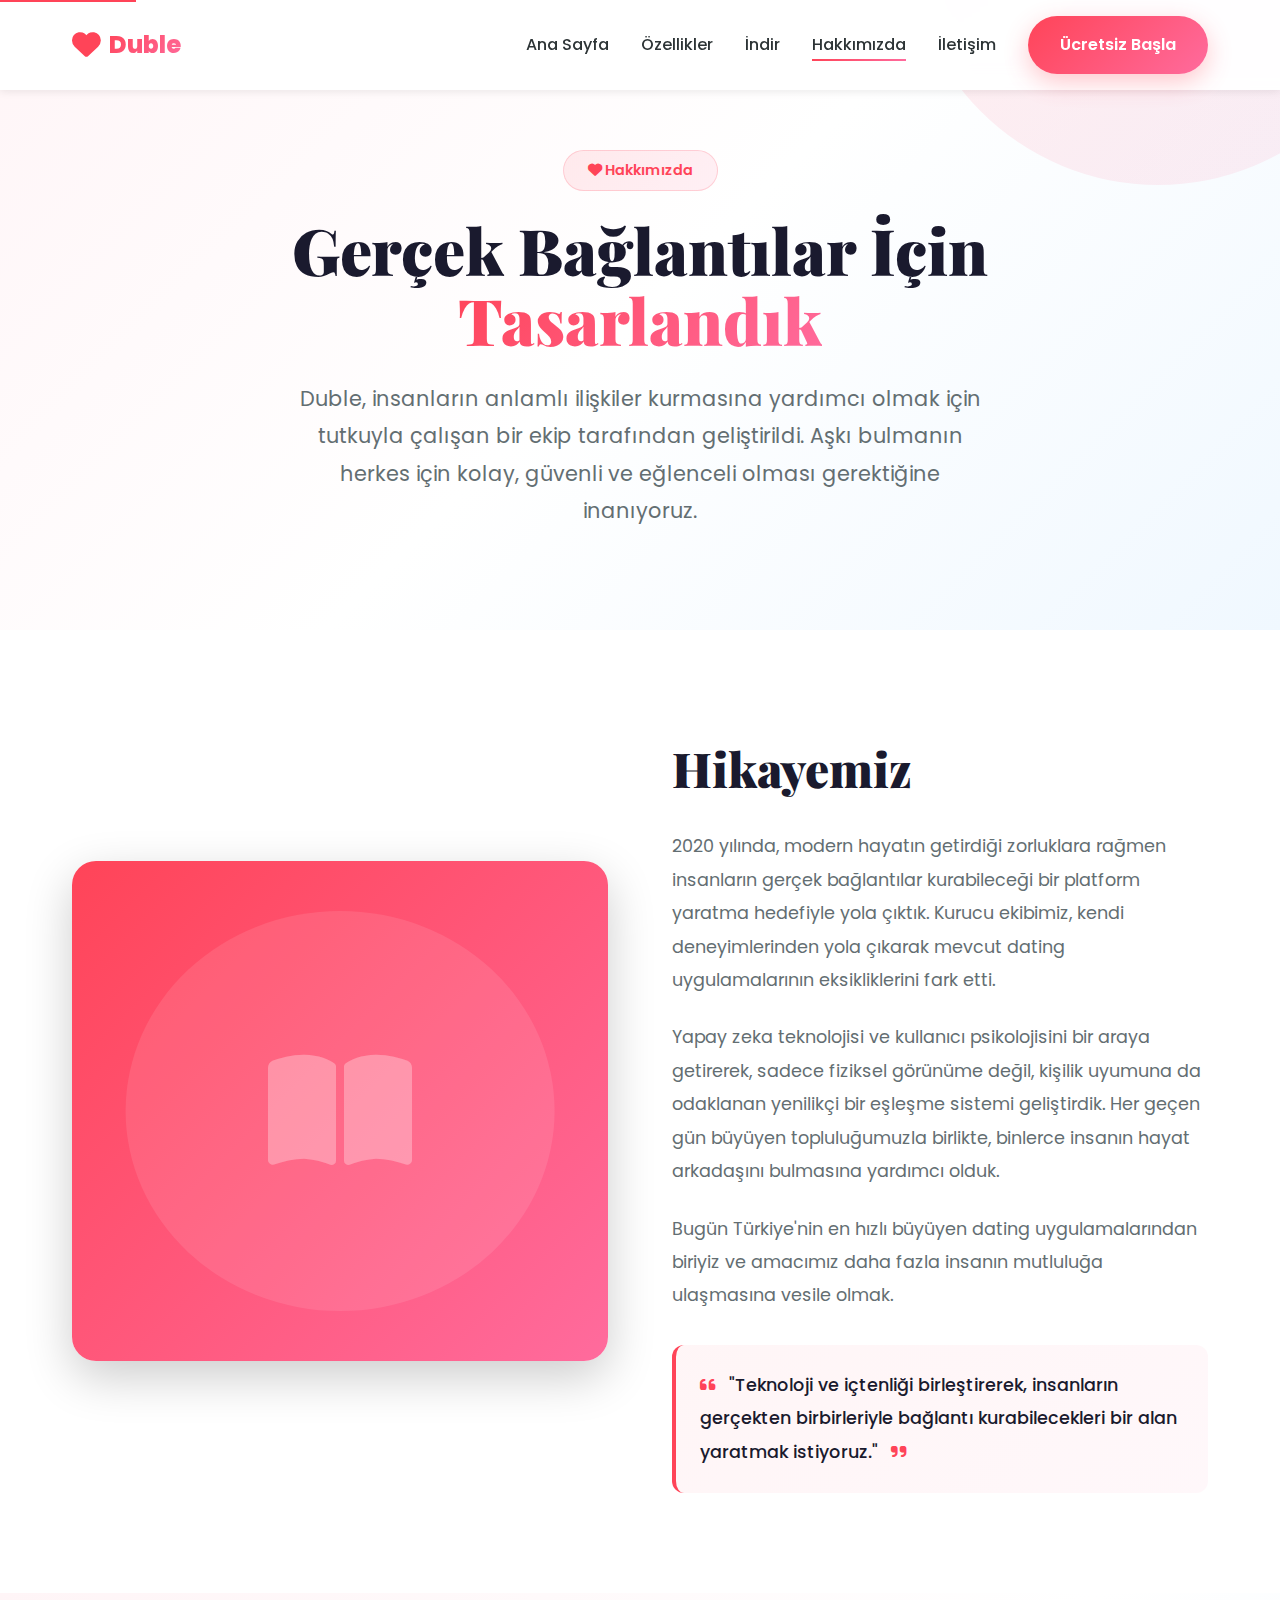
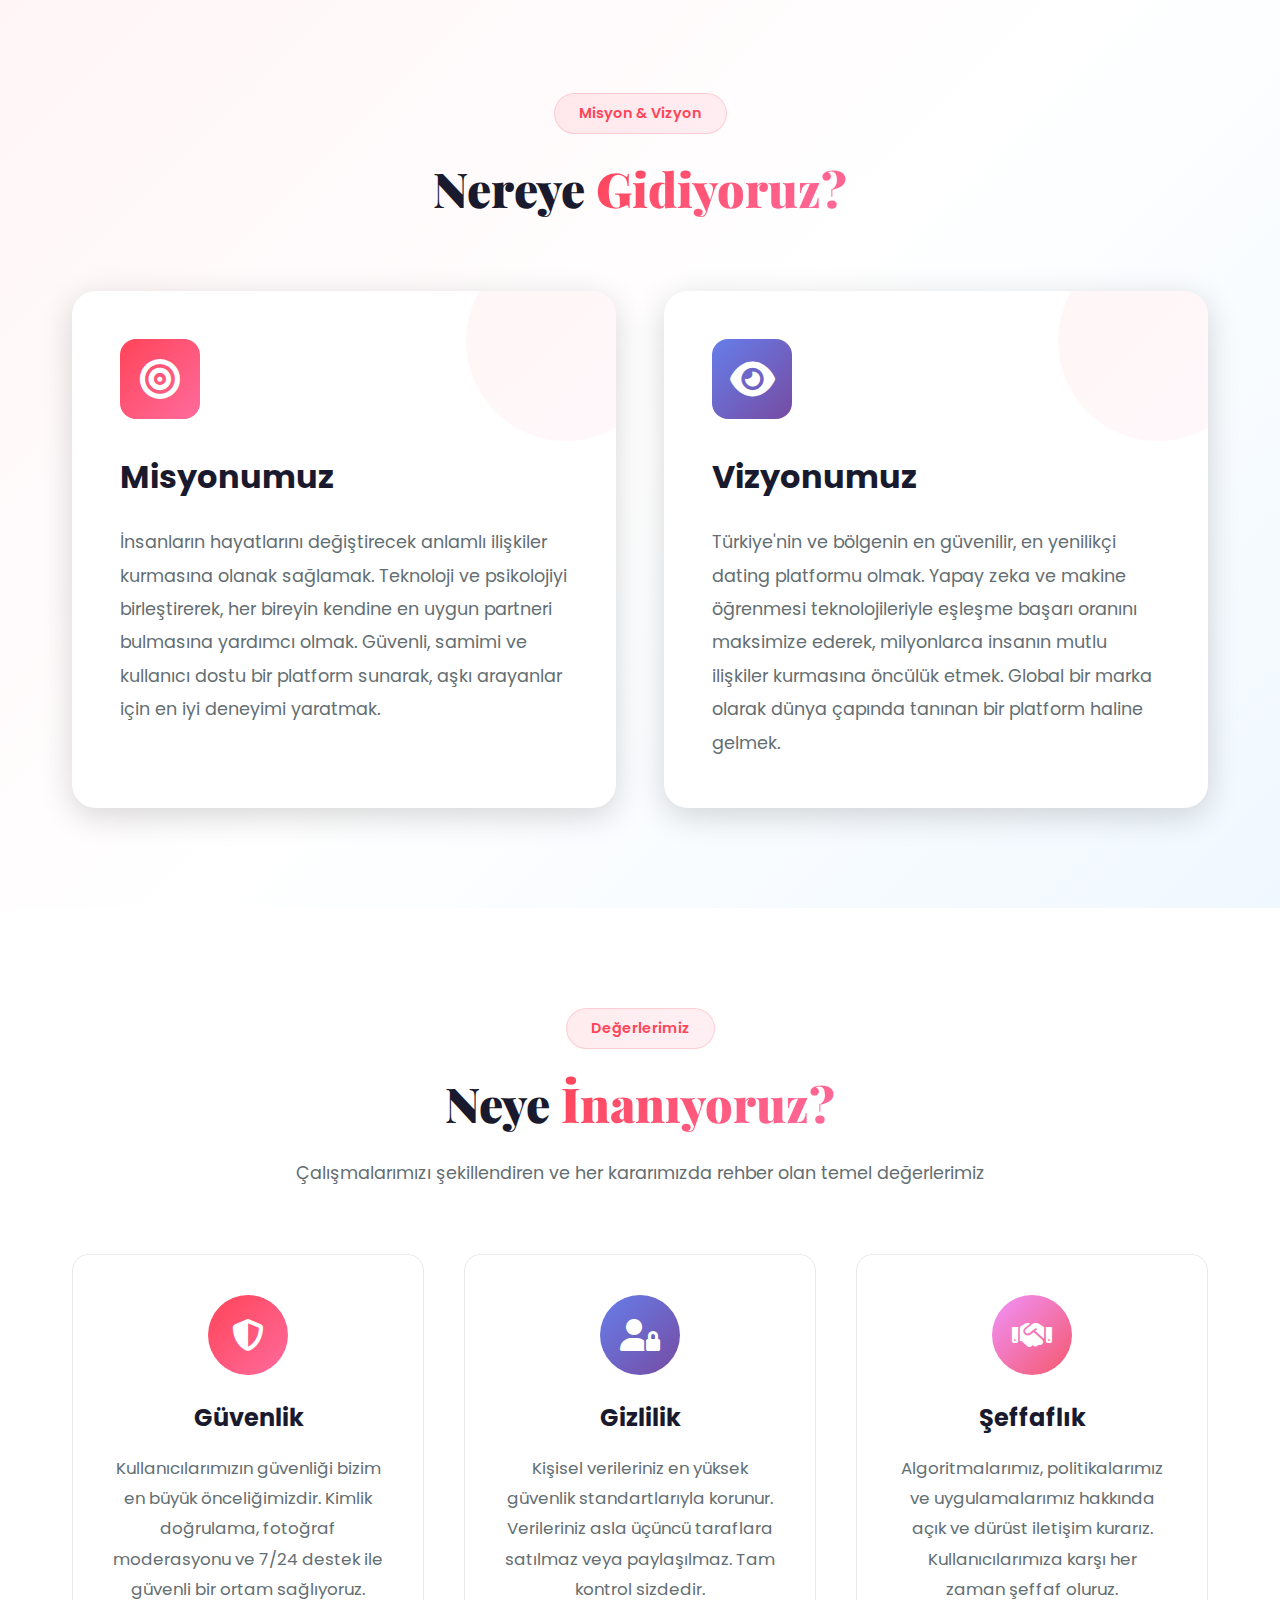
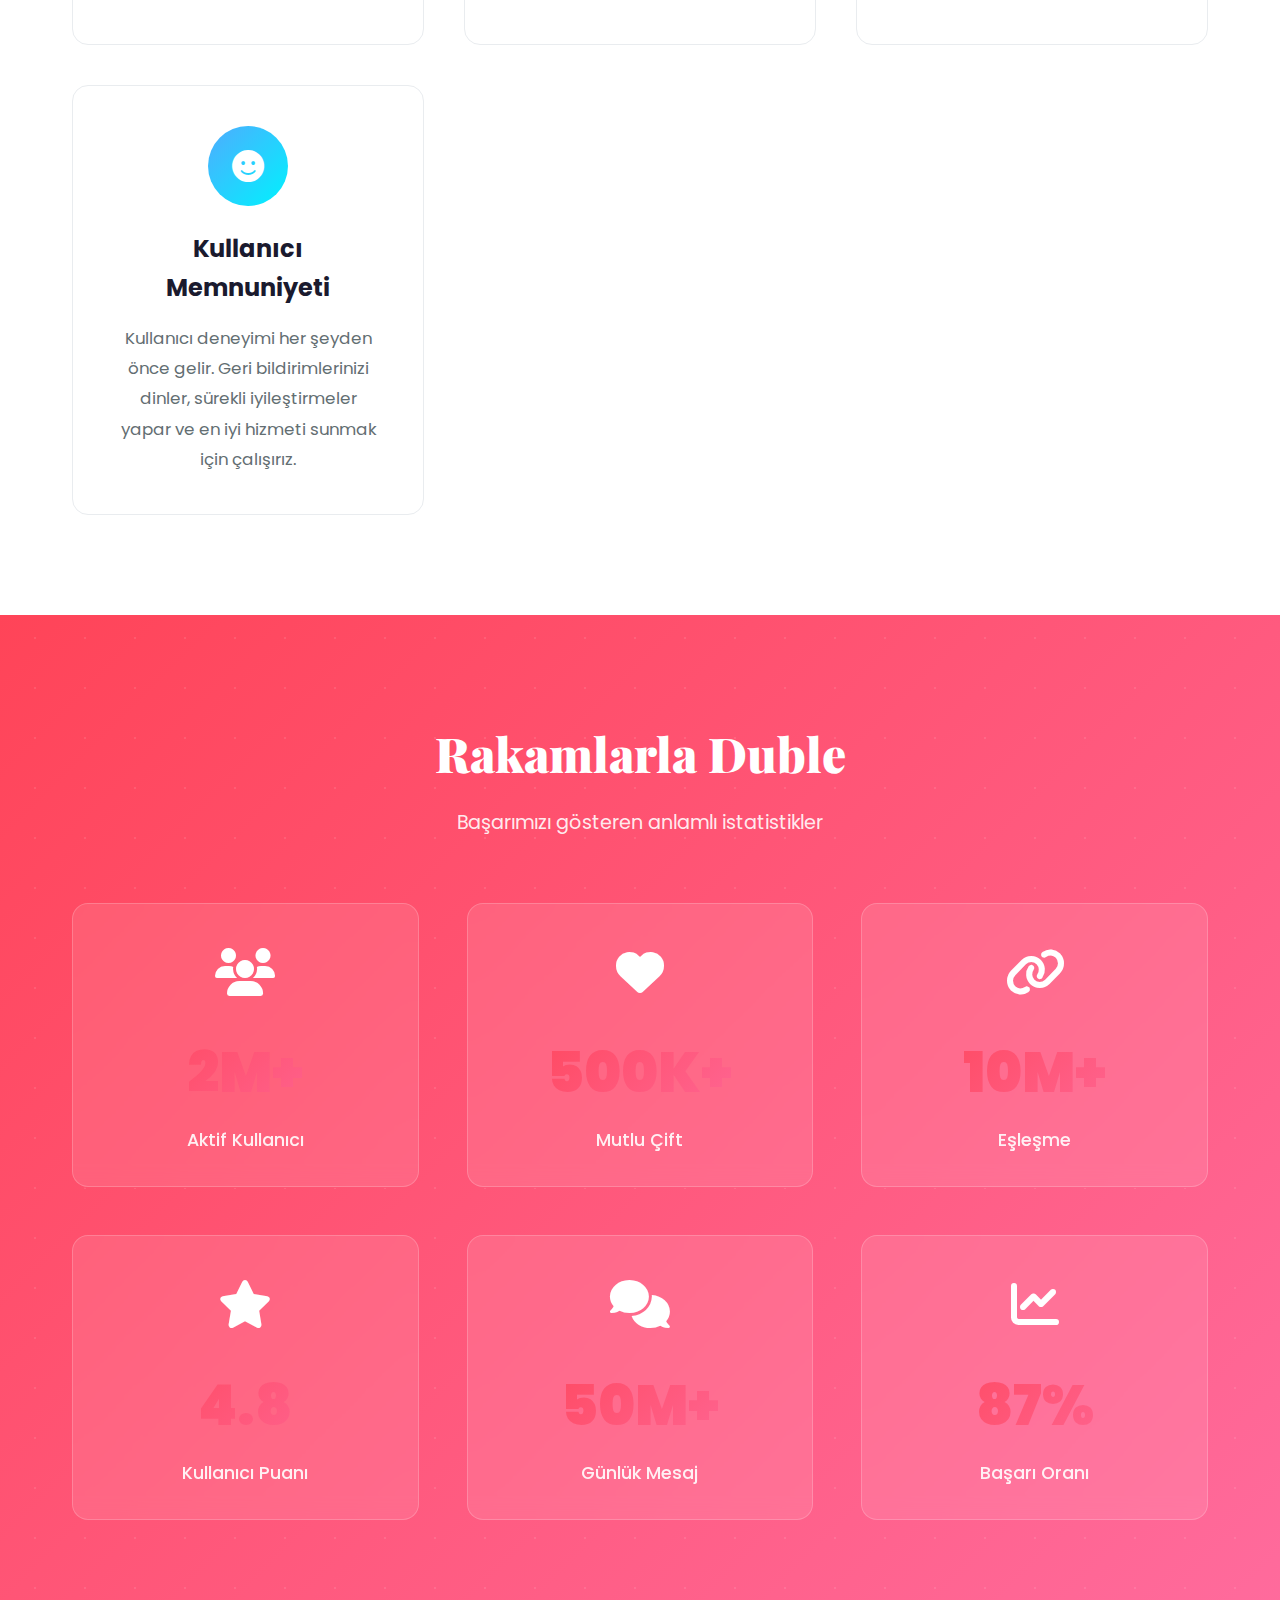
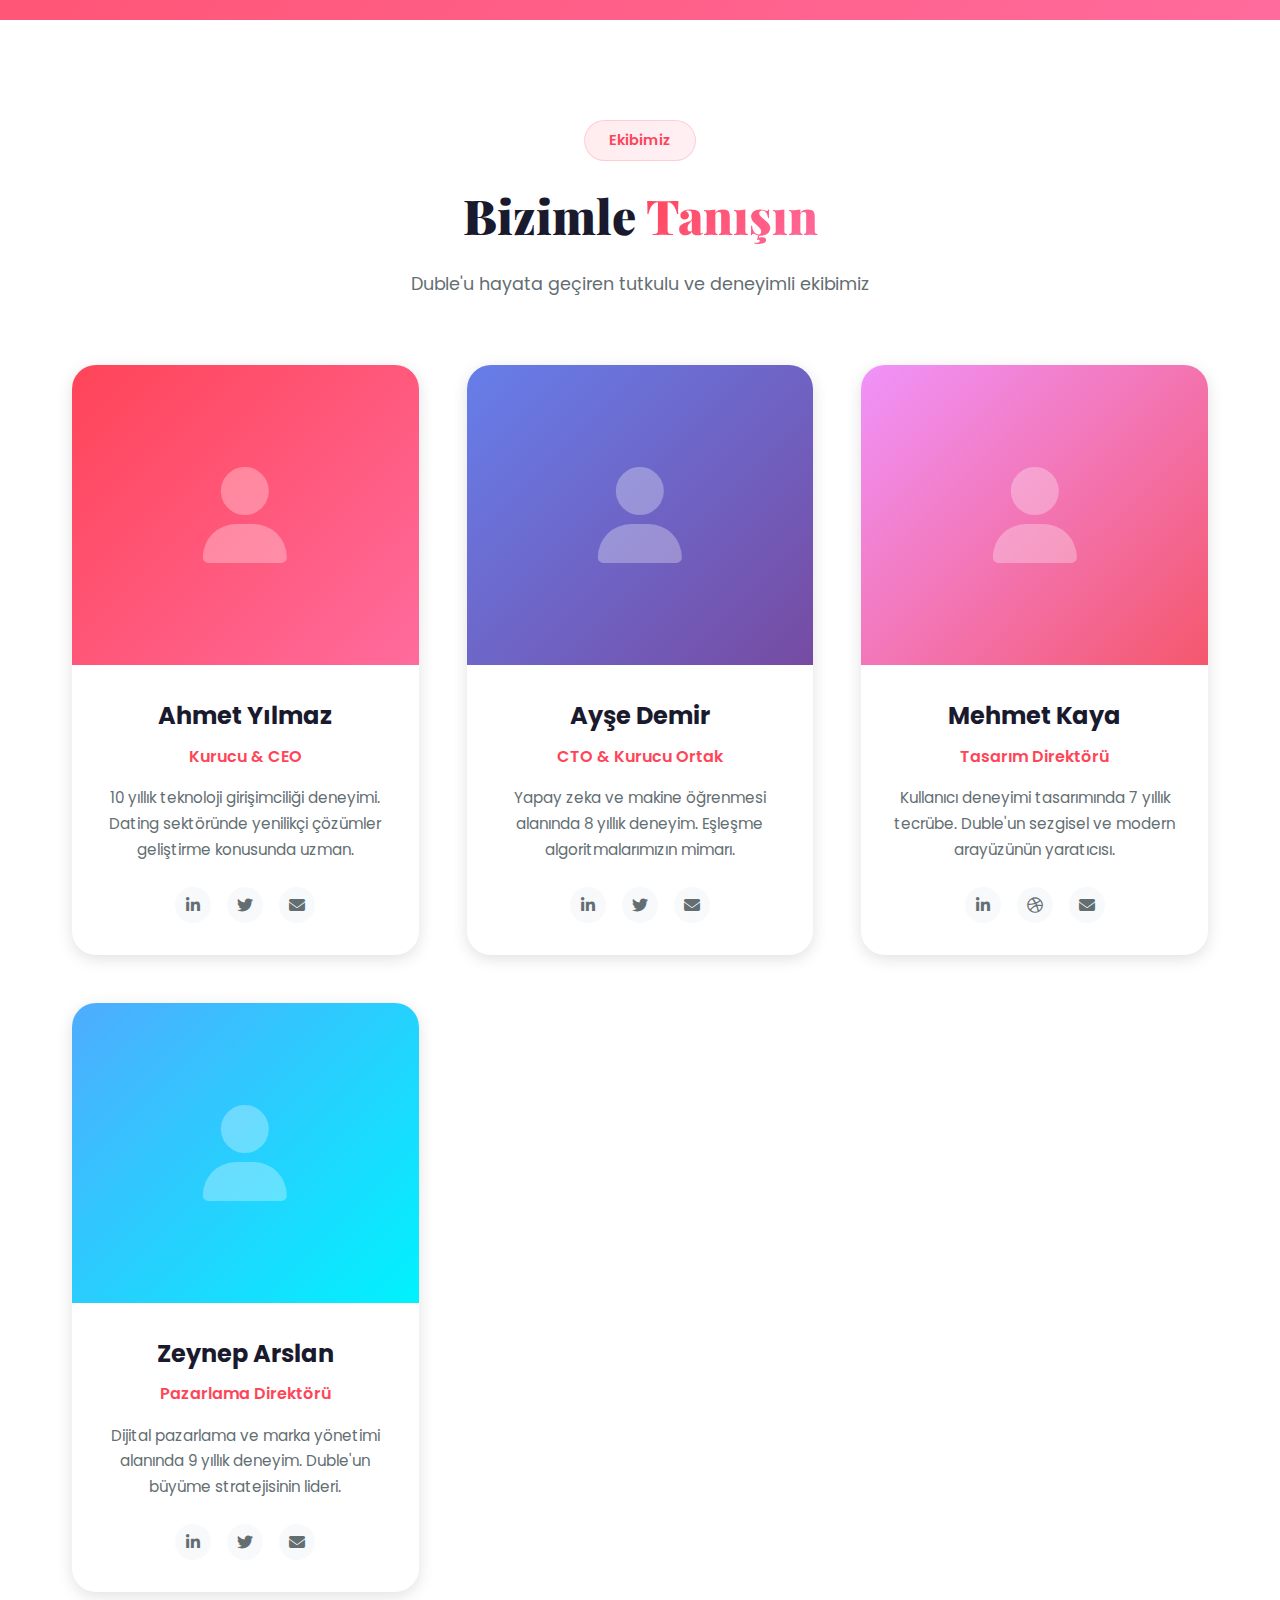
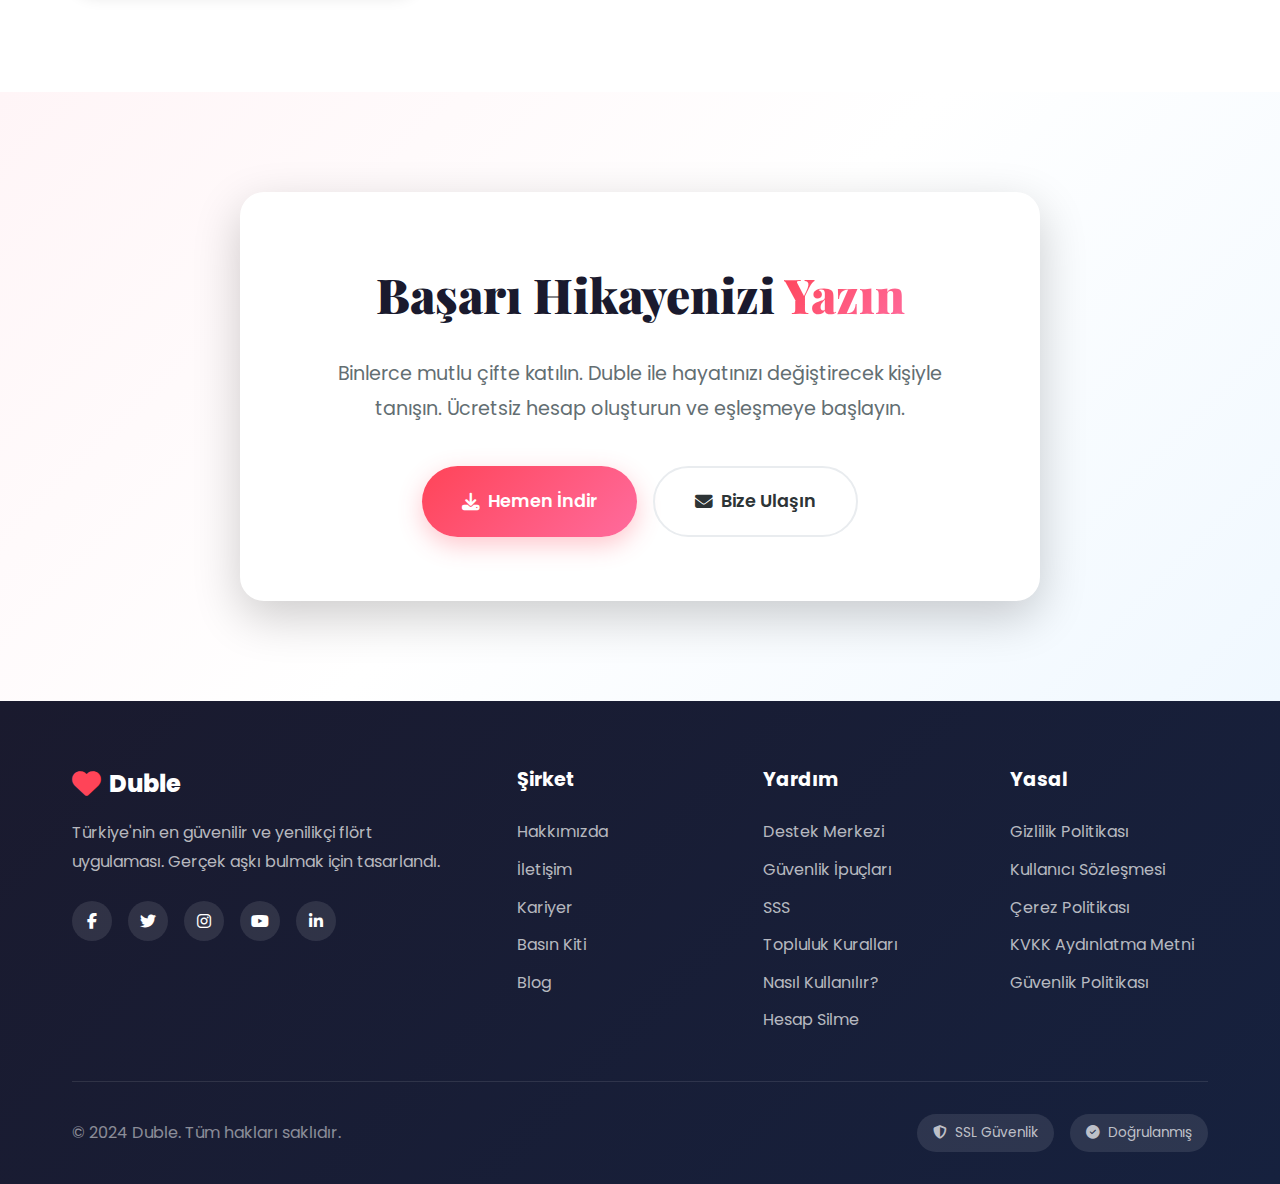
<file: landing-page/pages/hakkimizda.html>
<!DOCTYPE html>
<html lang="tr">
<head>
    <meta charset="UTF-8">
    <meta name="viewport" content="width=device-width, initial-scale=1.0">
    <meta name="description" content="Duble Hakkında - Türkiye'nin en yenilikçi dating uygulaması. Hikayemiz, misyonumuz, vizyonumuz ve değerlerimiz.">
    <title>Hakkımızda - Duble</title>

    <!-- Fonts -->
    <link rel="preconnect" href="https://fonts.googleapis.com">
    <link rel="preconnect" href="https://fonts.gstatic.com" crossorigin>
    <link href="https://fonts.googleapis.com/css2?family=Poppins:wght@300;400;500;600;700;800&family=Playfair+Display:wght@700;800;900&display=swap" rel="stylesheet">

    <!-- Font Awesome -->
    <link rel="stylesheet" href="https://cdnjs.cloudflare.com/ajax/libs/font-awesome/6.4.0/css/all.min.css">

    <!-- Styles -->
    <link rel="stylesheet" href="../css/style.css">

    <style>
        /* About Hero Section */
        .about-hero {
            padding: 150px 0 100px;
            background: linear-gradient(135deg, #fff5f7 0%, #fff 50%, #f0f8ff 100%);
            position: relative;
            overflow: hidden;
        }

        .about-hero::before {
            content: '';
            position: absolute;
            top: -50%;
            right: -10%;
            width: 500px;
            height: 500px;
            background: var(--gradient-1);
            opacity: 0.1;
            border-radius: 50%;
            animation: float 20s infinite ease-in-out;
        }

        .about-hero-content {
            text-align: center;
            max-width: 900px;
            margin: 0 auto;
            position: relative;
            z-index: 1;
        }

        .about-badge {
            display: inline-block;
            padding: 0.5rem 1.5rem;
            background: linear-gradient(135deg, rgba(255, 68, 88, 0.1), rgba(255, 107, 157, 0.1));
            border: 1px solid rgba(255, 68, 88, 0.2);
            border-radius: var(--radius-full);
            color: var(--primary-color);
            font-size: 0.9rem;
            font-weight: 600;
            margin-bottom: 1.5rem;
        }

        .about-title {
            font-family: var(--font-display);
            font-size: 4rem;
            font-weight: 900;
            margin-bottom: 1.5rem;
            color: var(--dark-color);
            line-height: 1.1;
        }

        .about-description {
            font-size: 1.3rem;
            color: var(--text-gray);
            line-height: 1.8;
            max-width: 700px;
            margin: 0 auto;
        }

        /* Story Section */
        .story-section {
            padding: 100px 0;
            background: var(--white);
        }

        .story-content {
            display: grid;
            grid-template-columns: 1fr 1fr;
            gap: 4rem;
            align-items: center;
        }

        .story-image {
            position: relative;
        }

        .story-image-wrapper {
            width: 100%;
            height: 500px;
            background: var(--gradient-1);
            border-radius: var(--radius-xl);
            position: relative;
            overflow: hidden;
            box-shadow: var(--shadow-xl);
        }

        .story-image-wrapper::before {
            content: '';
            position: absolute;
            top: 50%;
            left: 50%;
            transform: translate(-50%, -50%);
            width: 80%;
            height: 80%;
            background: rgba(255, 255, 255, 0.1);
            border-radius: 50%;
        }

        .story-icon {
            position: absolute;
            top: 50%;
            left: 50%;
            transform: translate(-50%, -50%);
            font-size: 8rem;
            color: rgba(255, 255, 255, 0.3);
        }

        .story-text h2 {
            font-family: var(--font-display);
            font-size: 3rem;
            font-weight: 900;
            margin-bottom: 1.5rem;
            color: var(--dark-color);
        }

        .story-text p {
            font-size: 1.1rem;
            color: var(--text-gray);
            line-height: 1.9;
            margin-bottom: 1.5rem;
        }

        .story-highlight {
            background: linear-gradient(135deg, rgba(255, 68, 88, 0.05), rgba(255, 107, 157, 0.05));
            border-left: 4px solid var(--primary-color);
            padding: 1.5rem;
            border-radius: var(--radius-md);
            margin-top: 2rem;
        }

        .story-highlight p {
            margin-bottom: 0;
            font-weight: 500;
            color: var(--dark-color);
        }

        /* Mission Vision Section */
        .mission-vision {
            padding: 100px 0;
            background: linear-gradient(135deg, #fff5f7 0%, #fff 50%, #f0f8ff 100%);
        }

        .mission-vision-grid {
            display: grid;
            grid-template-columns: repeat(2, 1fr);
            gap: 3rem;
            margin-top: 3rem;
        }

        .mission-card,
        .vision-card {
            background: var(--white);
            padding: 3rem;
            border-radius: var(--radius-xl);
            box-shadow: var(--shadow-lg);
            position: relative;
            overflow: hidden;
        }

        .mission-card::before,
        .vision-card::before {
            content: '';
            position: absolute;
            top: -50px;
            right: -50px;
            width: 200px;
            height: 200px;
            background: var(--gradient-1);
            opacity: 0.05;
            border-radius: 50%;
        }

        .mission-vision-icon {
            width: 80px;
            height: 80px;
            background: var(--gradient-1);
            border-radius: var(--radius-lg);
            display: flex;
            align-items: center;
            justify-content: center;
            font-size: 2.5rem;
            color: var(--white);
            margin-bottom: 2rem;
        }

        .vision-card .mission-vision-icon {
            background: var(--gradient-2);
        }

        .mission-vision-title {
            font-size: 2rem;
            font-weight: 700;
            margin-bottom: 1.5rem;
            color: var(--dark-color);
        }

        .mission-vision-text {
            font-size: 1.1rem;
            color: var(--text-gray);
            line-height: 1.9;
        }

        /* Values Section */
        .values-section {
            padding: 100px 0;
            background: var(--white);
        }

        .values-grid {
            display: grid;
            grid-template-columns: repeat(auto-fit, minmax(280px, 1fr));
            gap: 2.5rem;
            margin-top: 3rem;
        }

        .value-card {
            background: var(--white);
            padding: 2.5rem;
            border-radius: var(--radius-lg);
            border: 1px solid var(--border-color);
            transition: var(--transition-base);
            text-align: center;
        }

        .value-card:hover {
            transform: translateY(-10px);
            box-shadow: var(--shadow-xl);
            border-color: transparent;
        }

        .value-icon {
            width: 80px;
            height: 80px;
            background: var(--gradient-1);
            border-radius: 50%;
            display: flex;
            align-items: center;
            justify-content: center;
            font-size: 2rem;
            color: var(--white);
            margin: 0 auto 1.5rem;
            transition: var(--transition-base);
        }

        .value-card:nth-child(2) .value-icon {
            background: var(--gradient-2);
        }

        .value-card:nth-child(3) .value-icon {
            background: var(--gradient-3);
        }

        .value-card:nth-child(4) .value-icon {
            background: var(--gradient-4);
        }

        .value-card:hover .value-icon {
            transform: scale(1.1) rotate(5deg);
        }

        .value-title {
            font-size: 1.5rem;
            font-weight: 700;
            margin-bottom: 1rem;
            color: var(--dark-color);
        }

        .value-description {
            color: var(--text-gray);
            line-height: 1.8;
            font-size: 1.05rem;
        }

        /* Stats Section */
        .stats-section {
            padding: 100px 0;
            background: linear-gradient(135deg, #FF4458 0%, #FF6B9D 100%);
            position: relative;
            overflow: hidden;
        }

        .stats-section::before {
            content: '';
            position: absolute;
            top: -50%;
            left: -50%;
            width: 200%;
            height: 200%;
            background: radial-gradient(circle, rgba(255,255,255,0.1) 1px, transparent 1px);
            background-size: 50px 50px;
            animation: bgMove 20s linear infinite;
        }

        .stats-content {
            position: relative;
            z-index: 1;
        }

        .stats-header {
            text-align: center;
            margin-bottom: 4rem;
        }

        .stats-header h2 {
            font-family: var(--font-display);
            font-size: 3rem;
            font-weight: 900;
            color: var(--white);
            margin-bottom: 1rem;
        }

        .stats-header p {
            font-size: 1.2rem;
            color: rgba(255, 255, 255, 0.9);
        }

        .stats-grid {
            display: grid;
            grid-template-columns: repeat(auto-fit, minmax(250px, 1fr));
            gap: 3rem;
        }

        .stat-box {
            text-align: center;
            padding: 2rem;
            background: rgba(255, 255, 255, 0.1);
            backdrop-filter: blur(10px);
            border-radius: var(--radius-lg);
            border: 1px solid rgba(255, 255, 255, 0.2);
            transition: var(--transition-base);
        }

        .stat-box:hover {
            background: rgba(255, 255, 255, 0.15);
            transform: translateY(-5px);
        }

        .stat-icon {
            font-size: 3rem;
            color: var(--white);
            margin-bottom: 1rem;
        }

        .stat-number {
            font-size: 3.5rem;
            font-weight: 900;
            color: var(--white);
            margin-bottom: 0.5rem;
            display: block;
        }

        .stat-label {
            font-size: 1.1rem;
            color: rgba(255, 255, 255, 0.9);
            font-weight: 500;
        }

        /* Team Section */
        .team-section {
            padding: 100px 0;
            background: var(--white);
        }

        .team-grid {
            display: grid;
            grid-template-columns: repeat(auto-fit, minmax(280px, 1fr));
            gap: 3rem;
            margin-top: 3rem;
        }

        .team-card {
            background: var(--white);
            border-radius: var(--radius-xl);
            overflow: hidden;
            box-shadow: var(--shadow-md);
            transition: var(--transition-base);
        }

        .team-card:hover {
            transform: translateY(-10px);
            box-shadow: var(--shadow-xl);
        }

        .team-image {
            width: 100%;
            height: 300px;
            background: var(--gradient-1);
            position: relative;
            overflow: hidden;
        }

        .team-card:nth-child(2) .team-image {
            background: var(--gradient-2);
        }

        .team-card:nth-child(3) .team-image {
            background: var(--gradient-3);
        }

        .team-card:nth-child(4) .team-image {
            background: var(--gradient-4);
        }

        .team-placeholder-icon {
            position: absolute;
            top: 50%;
            left: 50%;
            transform: translate(-50%, -50%);
            font-size: 6rem;
            color: rgba(255, 255, 255, 0.3);
        }

        .team-info {
            padding: 2rem;
            text-align: center;
        }

        .team-name {
            font-size: 1.5rem;
            font-weight: 700;
            color: var(--dark-color);
            margin-bottom: 0.5rem;
        }

        .team-role {
            font-size: 1rem;
            color: var(--primary-color);
            font-weight: 600;
            margin-bottom: 1rem;
        }

        .team-bio {
            font-size: 0.95rem;
            color: var(--text-gray);
            line-height: 1.7;
            margin-bottom: 1.5rem;
        }

        .team-social {
            display: flex;
            justify-content: center;
            gap: 1rem;
        }

        .team-social-link {
            width: 36px;
            height: 36px;
            background: var(--light-bg);
            border-radius: 50%;
            display: flex;
            align-items: center;
            justify-content: center;
            color: var(--text-gray);
            transition: var(--transition-base);
        }

        .team-social-link:hover {
            background: var(--gradient-1);
            color: var(--white);
            transform: translateY(-3px);
        }

        /* CTA Section */
        .cta-section {
            padding: 100px 0;
            background: linear-gradient(135deg, #fff5f7 0%, #fff 50%, #f0f8ff 100%);
        }

        .cta-content {
            max-width: 800px;
            margin: 0 auto;
            text-align: center;
            padding: 4rem;
            background: var(--white);
            border-radius: var(--radius-xl);
            box-shadow: var(--shadow-xl);
        }

        .cta-content h2 {
            font-family: var(--font-display);
            font-size: 3rem;
            font-weight: 900;
            margin-bottom: 1.5rem;
            color: var(--dark-color);
        }

        .cta-content p {
            font-size: 1.2rem;
            color: var(--text-gray);
            margin-bottom: 2.5rem;
            line-height: 1.8;
        }

        .cta-buttons {
            display: flex;
            gap: 1rem;
            justify-content: center;
            flex-wrap: wrap;
        }

        /* Responsive */
        @media (max-width: 1024px) {
            .story-content,
            .mission-vision-grid {
                grid-template-columns: 1fr;
                gap: 3rem;
            }

            .story-image {
                order: -1;
            }

            .about-title {
                font-size: 3rem;
            }

            .story-text h2,
            .cta-content h2 {
                font-size: 2.5rem;
            }
        }

        @media (max-width: 768px) {
            .about-hero {
                padding: 120px 0 80px;
            }

            .about-title {
                font-size: 2.5rem;
            }

            .about-description {
                font-size: 1.1rem;
            }

            .story-text h2,
            .stats-header h2,
            .cta-content h2 {
                font-size: 2rem;
            }

            .mission-vision-title {
                font-size: 1.75rem;
            }

            .values-grid,
            .stats-grid,
            .team-grid {
                grid-template-columns: 1fr;
            }

            .cta-content {
                padding: 3rem 2rem;
            }

            .cta-buttons {
                flex-direction: column;
            }

            .btn {
                width: 100%;
            }
        }

        @media (max-width: 480px) {
            .about-title {
                font-size: 2rem;
            }

            .story-text h2,
            .stats-header h2 {
                font-size: 1.75rem;
            }

            .cta-content h2 {
                font-size: 1.75rem;
            }

            .stat-number {
                font-size: 2.5rem;
            }
        }
    </style>
</head>
<body>
    <!-- Navigation -->
    <nav class="navbar" id="navbar">
        <div class="container">
            <div class="nav-wrapper">
                <a href="../index.html" class="logo">
                    <i class="fas fa-heart"></i>
                    <span class="logo-text">Duble</span>
                </a>
                <div class="nav-menu" id="navMenu">
                    <ul class="nav-list">
                        <li><a href="../index.html" class="nav-link">Ana Sayfa</a></li>
                        <li><a href="../index.html#features" class="nav-link">Özellikler</a></li>
                        <li><a href="../index.html#download" class="nav-link">İndir</a></li>
                        <li><a href="hakkimizda.html" class="nav-link active">Hakkımızda</a></li>
                        <li><a href="iletisim.html" class="nav-link">İletişim</a></li>
                    </ul>
                    <div class="nav-buttons">
                        <a href="../index.html#download" class="btn btn-primary">Ücretsiz Başla</a>
                    </div>
                </div>
                <button class="hamburger" id="hamburger">
                    <span></span>
                    <span></span>
                    <span></span>
                </button>
            </div>
        </div>
    </nav>

    <!-- About Hero -->
    <section class="about-hero">
        <div class="container">
            <div class="about-hero-content">
                <span class="about-badge">
                    <i class="fas fa-heart"></i> Hakkımızda
                </span>
                <h1 class="about-title">
                    Gerçek Bağlantılar İçin <span class="gradient-text">Tasarlandık</span>
                </h1>
                <p class="about-description">
                    Duble, insanların anlamlı ilişkiler kurmasına yardımcı olmak için tutkuyla çalışan bir ekip tarafından geliştirildi. Aşkı bulmanın herkes için kolay, güvenli ve eğlenceli olması gerektiğine inanıyoruz.
                </p>
            </div>
        </div>
    </section>

    <!-- Story Section -->
    <section class="story-section">
        <div class="container">
            <div class="story-content">
                <div class="story-image">
                    <div class="story-image-wrapper">
                        <i class="fas fa-book-open story-icon"></i>
                    </div>
                </div>
                <div class="story-text">
                    <h2>Hikayemiz</h2>
                    <p>
                        2020 yılında, modern hayatın getirdiği zorluklara rağmen insanların gerçek bağlantılar kurabileceği bir platform yaratma hedefiyle yola çıktık. Kurucu ekibimiz, kendi deneyimlerinden yola çıkarak mevcut dating uygulamalarının eksikliklerini fark etti.
                    </p>
                    <p>
                        Yapay zeka teknolojisi ve kullanıcı psikolojisini bir araya getirerek, sadece fiziksel görünüme değil, kişilik uyumuna da odaklanan yenilikçi bir eşleşme sistemi geliştirdik. Her geçen gün büyüyen topluluğumuzla birlikte, binlerce insanın hayat arkadaşını bulmasına yardımcı olduk.
                    </p>
                    <p>
                        Bugün Türkiye'nin en hızlı büyüyen dating uygulamalarından biriyiz ve amacımız daha fazla insanın mutluluğa ulaşmasına vesile olmak.
                    </p>
                    <div class="story-highlight">
                        <p>
                            <i class="fas fa-quote-left" style="color: var(--primary-color); margin-right: 0.5rem;"></i>
                            "Teknoloji ve içtenliği birleştirerek, insanların gerçekten birbirleriyle bağlantı kurabilecekleri bir alan yaratmak istiyoruz."
                            <i class="fas fa-quote-right" style="color: var(--primary-color); margin-left: 0.5rem;"></i>
                        </p>
                    </div>
                </div>
            </div>
        </div>
    </section>

    <!-- Mission & Vision -->
    <section class="mission-vision">
        <div class="container">
            <div class="section-header">
                <span class="section-badge">Misyon & Vizyon</span>
                <h2 class="section-title">Nereye <span class="gradient-text">Gidiyoruz?</span></h2>
            </div>
            <div class="mission-vision-grid">
                <div class="mission-card">
                    <div class="mission-vision-icon">
                        <i class="fas fa-bullseye"></i>
                    </div>
                    <h3 class="mission-vision-title">Misyonumuz</h3>
                    <p class="mission-vision-text">
                        İnsanların hayatlarını değiştirecek anlamlı ilişkiler kurmasına olanak sağlamak. Teknoloji ve psikolojiyi birleştirerek, her bireyin kendine en uygun partneri bulmasına yardımcı olmak. Güvenli, samimi ve kullanıcı dostu bir platform sunarak, aşkı arayanlar için en iyi deneyimi yaratmak.
                    </p>
                </div>
                <div class="vision-card">
                    <div class="mission-vision-icon">
                        <i class="fas fa-eye"></i>
                    </div>
                    <h3 class="mission-vision-title">Vizyonumuz</h3>
                    <p class="mission-vision-text">
                        Türkiye'nin ve bölgenin en güvenilir, en yenilikçi dating platformu olmak. Yapay zeka ve makine öğrenmesi teknolojileriyle eşleşme başarı oranını maksimize ederek, milyonlarca insanın mutlu ilişkiler kurmasına öncülük etmek. Global bir marka olarak dünya çapında tanınan bir platform haline gelmek.
                    </p>
                </div>
            </div>
        </div>
    </section>

    <!-- Values Section -->
    <section class="values-section">
        <div class="container">
            <div class="section-header">
                <span class="section-badge">Değerlerimiz</span>
                <h2 class="section-title">Neye <span class="gradient-text">İnanıyoruz?</span></h2>
                <p class="section-description">
                    Çalışmalarımızı şekillendiren ve her kararımızda rehber olan temel değerlerimiz
                </p>
            </div>
            <div class="values-grid">
                <div class="value-card">
                    <div class="value-icon">
                        <i class="fas fa-shield-alt"></i>
                    </div>
                    <h3 class="value-title">Güvenlik</h3>
                    <p class="value-description">
                        Kullanıcılarımızın güvenliği bizim en büyük önceliğimizdir. Kimlik doğrulama, fotoğraf moderasyonu ve 7/24 destek ile güvenli bir ortam sağlıyoruz.
                    </p>
                </div>
                <div class="value-card">
                    <div class="value-icon">
                        <i class="fas fa-user-lock"></i>
                    </div>
                    <h3 class="value-title">Gizlilik</h3>
                    <p class="value-description">
                        Kişisel verileriniz en yüksek güvenlik standartlarıyla korunur. Verileriniz asla üçüncü taraflara satılmaz veya paylaşılmaz. Tam kontrol sizdedir.
                    </p>
                </div>
                <div class="value-card">
                    <div class="value-icon">
                        <i class="fas fa-handshake"></i>
                    </div>
                    <h3 class="value-title">Şeffaflık</h3>
                    <p class="value-description">
                        Algoritmalarımız, politikalarımız ve uygulamalarımız hakkında açık ve dürüst iletişim kurarız. Kullanıcılarımıza karşı her zaman şeffaf oluruz.
                    </p>
                </div>
                <div class="value-card">
                    <div class="value-icon">
                        <i class="fas fa-smile"></i>
                    </div>
                    <h3 class="value-title">Kullanıcı Memnuniyeti</h3>
                    <p class="value-description">
                        Kullanıcı deneyimi her şeyden önce gelir. Geri bildirimlerinizi dinler, sürekli iyileştirmeler yapar ve en iyi hizmeti sunmak için çalışırız.
                    </p>
                </div>
            </div>
        </div>
    </section>

    <!-- Stats Section -->
    <section class="stats-section">
        <div class="container">
            <div class="stats-content">
                <div class="stats-header">
                    <h2>Rakamlarla Duble</h2>
                    <p>Başarımızı gösteren anlamlı istatistikler</p>
                </div>
                <div class="stats-grid">
                    <div class="stat-box">
                        <div class="stat-icon">
                            <i class="fas fa-users"></i>
                        </div>
                        <span class="stat-number">2M+</span>
                        <div class="stat-label">Aktif Kullanıcı</div>
                    </div>
                    <div class="stat-box">
                        <div class="stat-icon">
                            <i class="fas fa-heart"></i>
                        </div>
                        <span class="stat-number">500K+</span>
                        <div class="stat-label">Mutlu Çift</div>
                    </div>
                    <div class="stat-box">
                        <div class="stat-icon">
                            <i class="fas fa-link"></i>
                        </div>
                        <span class="stat-number">10M+</span>
                        <div class="stat-label">Eşleşme</div>
                    </div>
                    <div class="stat-box">
                        <div class="stat-icon">
                            <i class="fas fa-star"></i>
                        </div>
                        <span class="stat-number">4.8</span>
                        <div class="stat-label">Kullanıcı Puanı</div>
                    </div>
                    <div class="stat-box">
                        <div class="stat-icon">
                            <i class="fas fa-comments"></i>
                        </div>
                        <span class="stat-number">50M+</span>
                        <div class="stat-label">Günlük Mesaj</div>
                    </div>
                    <div class="stat-box">
                        <div class="stat-icon">
                            <i class="fas fa-chart-line"></i>
                        </div>
                        <span class="stat-number">87%</span>
                        <div class="stat-label">Başarı Oranı</div>
                    </div>
                </div>
            </div>
        </div>
    </section>

    <!-- Team Section -->
    <section class="team-section">
        <div class="container">
            <div class="section-header">
                <span class="section-badge">Ekibimiz</span>
                <h2 class="section-title">Bizimle <span class="gradient-text">Tanışın</span></h2>
                <p class="section-description">
                    Duble'u hayata geçiren tutkulu ve deneyimli ekibimiz
                </p>
            </div>
            <div class="team-grid">
                <div class="team-card">
                    <div class="team-image">
                        <i class="fas fa-user team-placeholder-icon"></i>
                    </div>
                    <div class="team-info">
                        <h3 class="team-name">Ahmet Yılmaz</h3>
                        <div class="team-role">Kurucu & CEO</div>
                        <p class="team-bio">
                            10 yıllık teknoloji girişimciliği deneyimi. Dating sektöründe yenilikçi çözümler geliştirme konusunda uzman.
                        </p>
                        <div class="team-social">
                            <a href="#" class="team-social-link"><i class="fab fa-linkedin-in"></i></a>
                            <a href="#" class="team-social-link"><i class="fab fa-twitter"></i></a>
                            <a href="#" class="team-social-link"><i class="fas fa-envelope"></i></a>
                        </div>
                    </div>
                </div>
                <div class="team-card">
                    <div class="team-image">
                        <i class="fas fa-user team-placeholder-icon"></i>
                    </div>
                    <div class="team-info">
                        <h3 class="team-name">Ayşe Demir</h3>
                        <div class="team-role">CTO & Kurucu Ortak</div>
                        <p class="team-bio">
                            Yapay zeka ve makine öğrenmesi alanında 8 yıllık deneyim. Eşleşme algoritmalarımızın mimarı.
                        </p>
                        <div class="team-social">
                            <a href="#" class="team-social-link"><i class="fab fa-linkedin-in"></i></a>
                            <a href="#" class="team-social-link"><i class="fab fa-twitter"></i></a>
                            <a href="#" class="team-social-link"><i class="fas fa-envelope"></i></a>
                        </div>
                    </div>
                </div>
                <div class="team-card">
                    <div class="team-image">
                        <i class="fas fa-user team-placeholder-icon"></i>
                    </div>
                    <div class="team-info">
                        <h3 class="team-name">Mehmet Kaya</h3>
                        <div class="team-role">Tasarım Direktörü</div>
                        <p class="team-bio">
                            Kullanıcı deneyimi tasarımında 7 yıllık tecrübe. Duble'un sezgisel ve modern arayüzünün yaratıcısı.
                        </p>
                        <div class="team-social">
                            <a href="#" class="team-social-link"><i class="fab fa-linkedin-in"></i></a>
                            <a href="#" class="team-social-link"><i class="fab fa-dribbble"></i></a>
                            <a href="#" class="team-social-link"><i class="fas fa-envelope"></i></a>
                        </div>
                    </div>
                </div>
                <div class="team-card">
                    <div class="team-image">
                        <i class="fas fa-user team-placeholder-icon"></i>
                    </div>
                    <div class="team-info">
                        <h3 class="team-name">Zeynep Arslan</h3>
                        <div class="team-role">Pazarlama Direktörü</div>
                        <p class="team-bio">
                            Dijital pazarlama ve marka yönetimi alanında 9 yıllık deneyim. Duble'un büyüme stratejisinin lideri.
                        </p>
                        <div class="team-social">
                            <a href="#" class="team-social-link"><i class="fab fa-linkedin-in"></i></a>
                            <a href="#" class="team-social-link"><i class="fab fa-twitter"></i></a>
                            <a href="#" class="team-social-link"><i class="fas fa-envelope"></i></a>
                        </div>
                    </div>
                </div>
            </div>
        </div>
    </section>

    <!-- CTA Section -->
    <section class="cta-section">
        <div class="container">
            <div class="cta-content">
                <h2>Başarı Hikayenizi <span class="gradient-text">Yazın</span></h2>
                <p>
                    Binlerce mutlu çifte katılın. Duble ile hayatınızı değiştirecek kişiyle tanışın. Ücretsiz hesap oluşturun ve eşleşmeye başlayın.
                </p>
                <div class="cta-buttons">
                    <a href="../index.html#download" class="btn btn-hero">
                        <i class="fas fa-download"></i> Hemen İndir
                    </a>
                    <a href="iletisim.html" class="btn btn-hero-outline">
                        <i class="fas fa-envelope"></i> Bize Ulaşın
                    </a>
                </div>
            </div>
        </div>
    </section>

    <!-- Footer -->
    <footer class="footer">
        <div class="container">
            <div class="footer-content">
                <div class="footer-column">
                    <div class="footer-logo">
                        <i class="fas fa-heart"></i>
                        <span>Duble</span>
                    </div>
                    <p class="footer-description">
                        Türkiye'nin en güvenilir ve yenilikçi flört uygulaması. Gerçek aşkı bulmak için tasarlandı.
                    </p>
                    <div class="social-links">
                        <a href="#" class="social-link"><i class="fab fa-facebook-f"></i></a>
                        <a href="#" class="social-link"><i class="fab fa-twitter"></i></a>
                        <a href="#" class="social-link"><i class="fab fa-instagram"></i></a>
                        <a href="#" class="social-link"><i class="fab fa-youtube"></i></a>
                        <a href="#" class="social-link"><i class="fab fa-linkedin-in"></i></a>
                    </div>
                </div>
                <div class="footer-column">
                    <h4 class="footer-title">Şirket</h4>
                    <ul class="footer-links">
                        <li><a href="hakkimizda.html">Hakkımızda</a></li>
                        <li><a href="iletisim.html">İletişim</a></li>
                        <li><a href="#">Kariyer</a></li>
                        <li><a href="#">Basın Kiti</a></li>
                        <li><a href="#">Blog</a></li>
                    </ul>
                </div>
                <div class="footer-column">
                    <h4 class="footer-title">Yardım</h4>
                    <ul class="footer-links">
                        <li><a href="#">Destek Merkezi</a></li>
                        <li><a href="#">Güvenlik İpuçları</a></li>
                        <li><a href="#">SSS</a></li>
                        <li><a href="#">Topluluk Kuralları</a></li>
                        <li><a href="#">Nasıl Kullanılır?</a></li>
                        <li><a href="hesap-silme.html">Hesap Silme</a></li>
                    </ul>
                </div>
                <div class="footer-column">
                    <h4 class="footer-title">Yasal</h4>
                    <ul class="footer-links">
                        <li><a href="gizlilik-politikasi.html">Gizlilik Politikası</a></li>
                        <li><a href="kullanici-sozlesmesi.html">Kullanıcı Sözleşmesi</a></li>
                        <li><a href="cerez-politikasi.html">Çerez Politikası</a></li>
                        <li><a href="kvkk.html">KVKK Aydınlatma Metni</a></li>
                        <li><a href="#">Güvenlik Politikası</a></li>
                    </ul>
                </div>
            </div>
            <div class="footer-bottom">
                <p>&copy; 2024 Duble. Tüm hakları saklıdır.</p>
                <div class="footer-badges">
                    <span class="badge"><i class="fas fa-shield-alt"></i> SSL Güvenlik</span>
                    <span class="badge"><i class="fas fa-check-circle"></i> Doğrulanmış</span>
                </div>
            </div>
        </div>
    </footer>

    <!-- Scroll to Top Button -->
    <button class="scroll-to-top" id="scrollToTop">
        <i class="fas fa-arrow-up"></i>
    </button>

    <!-- JavaScript -->
    <script src="../js/main.js"></script>
</body>
</html>
</file>
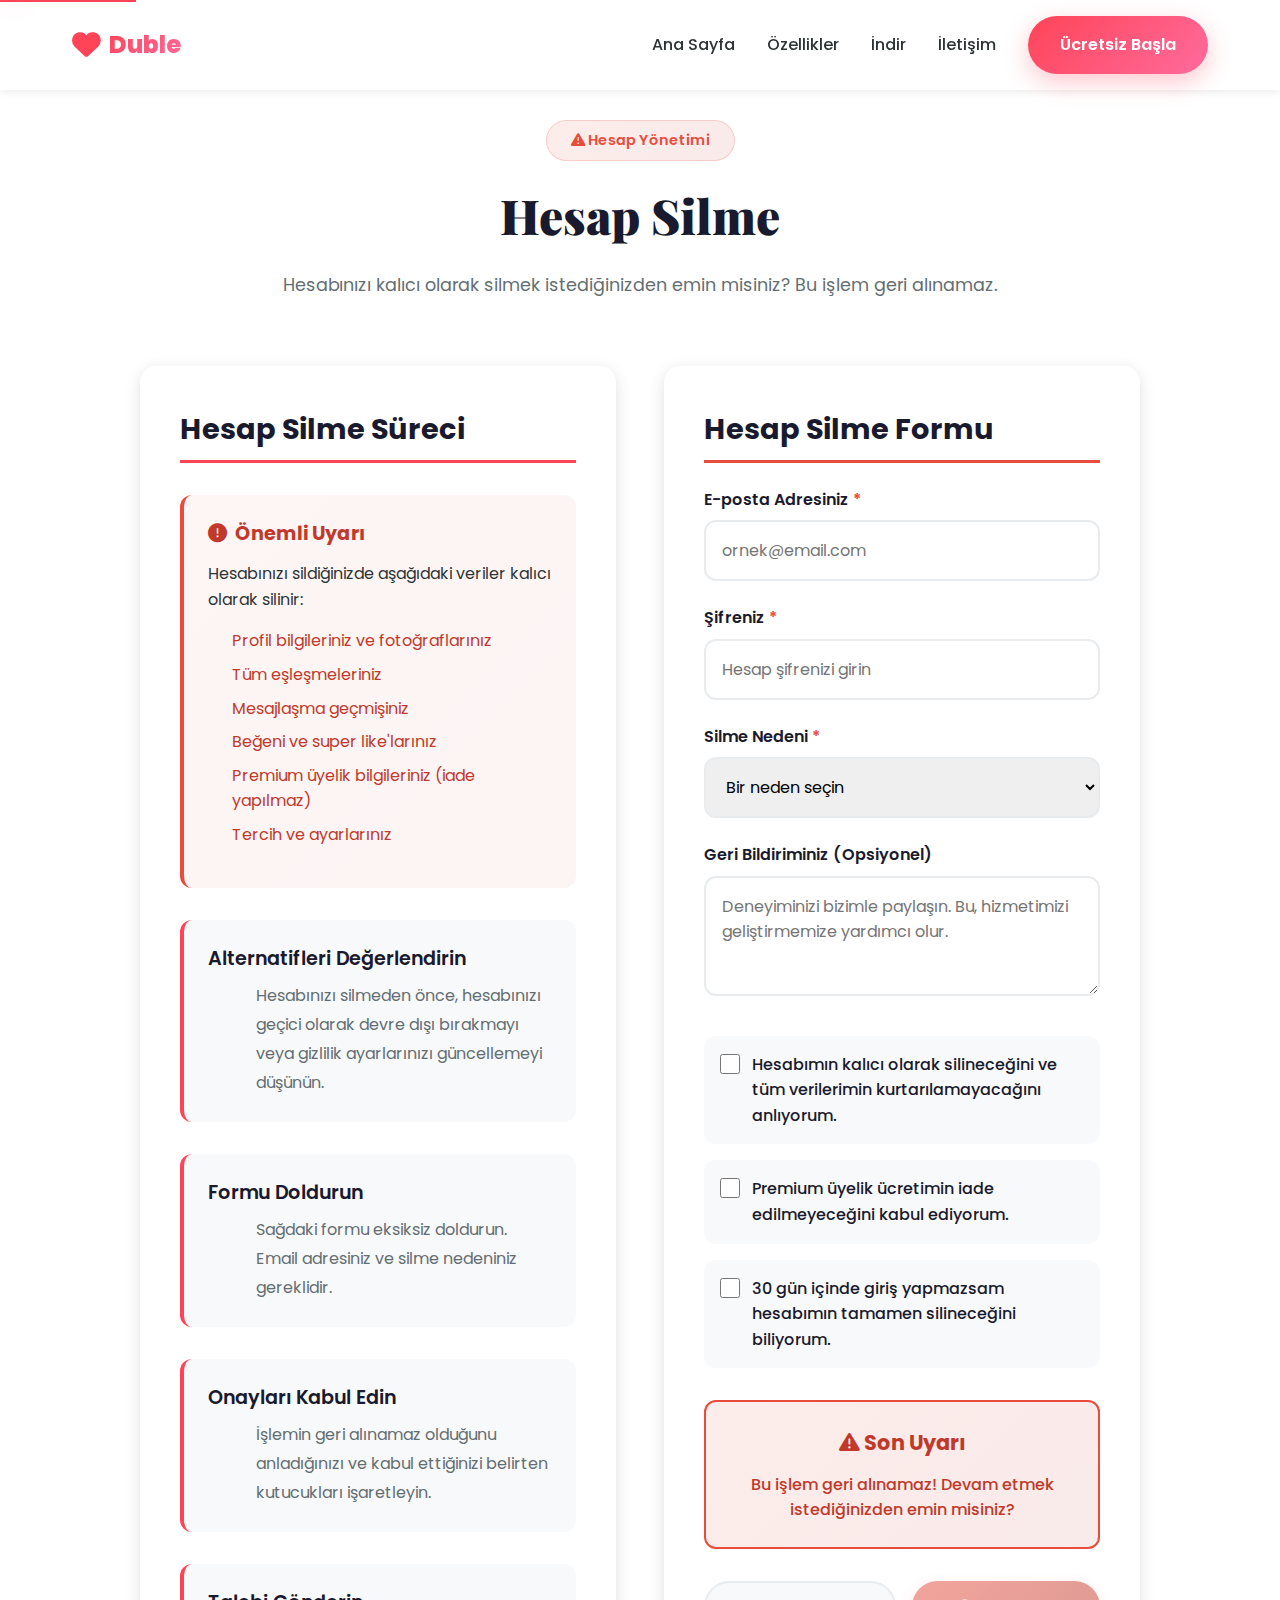
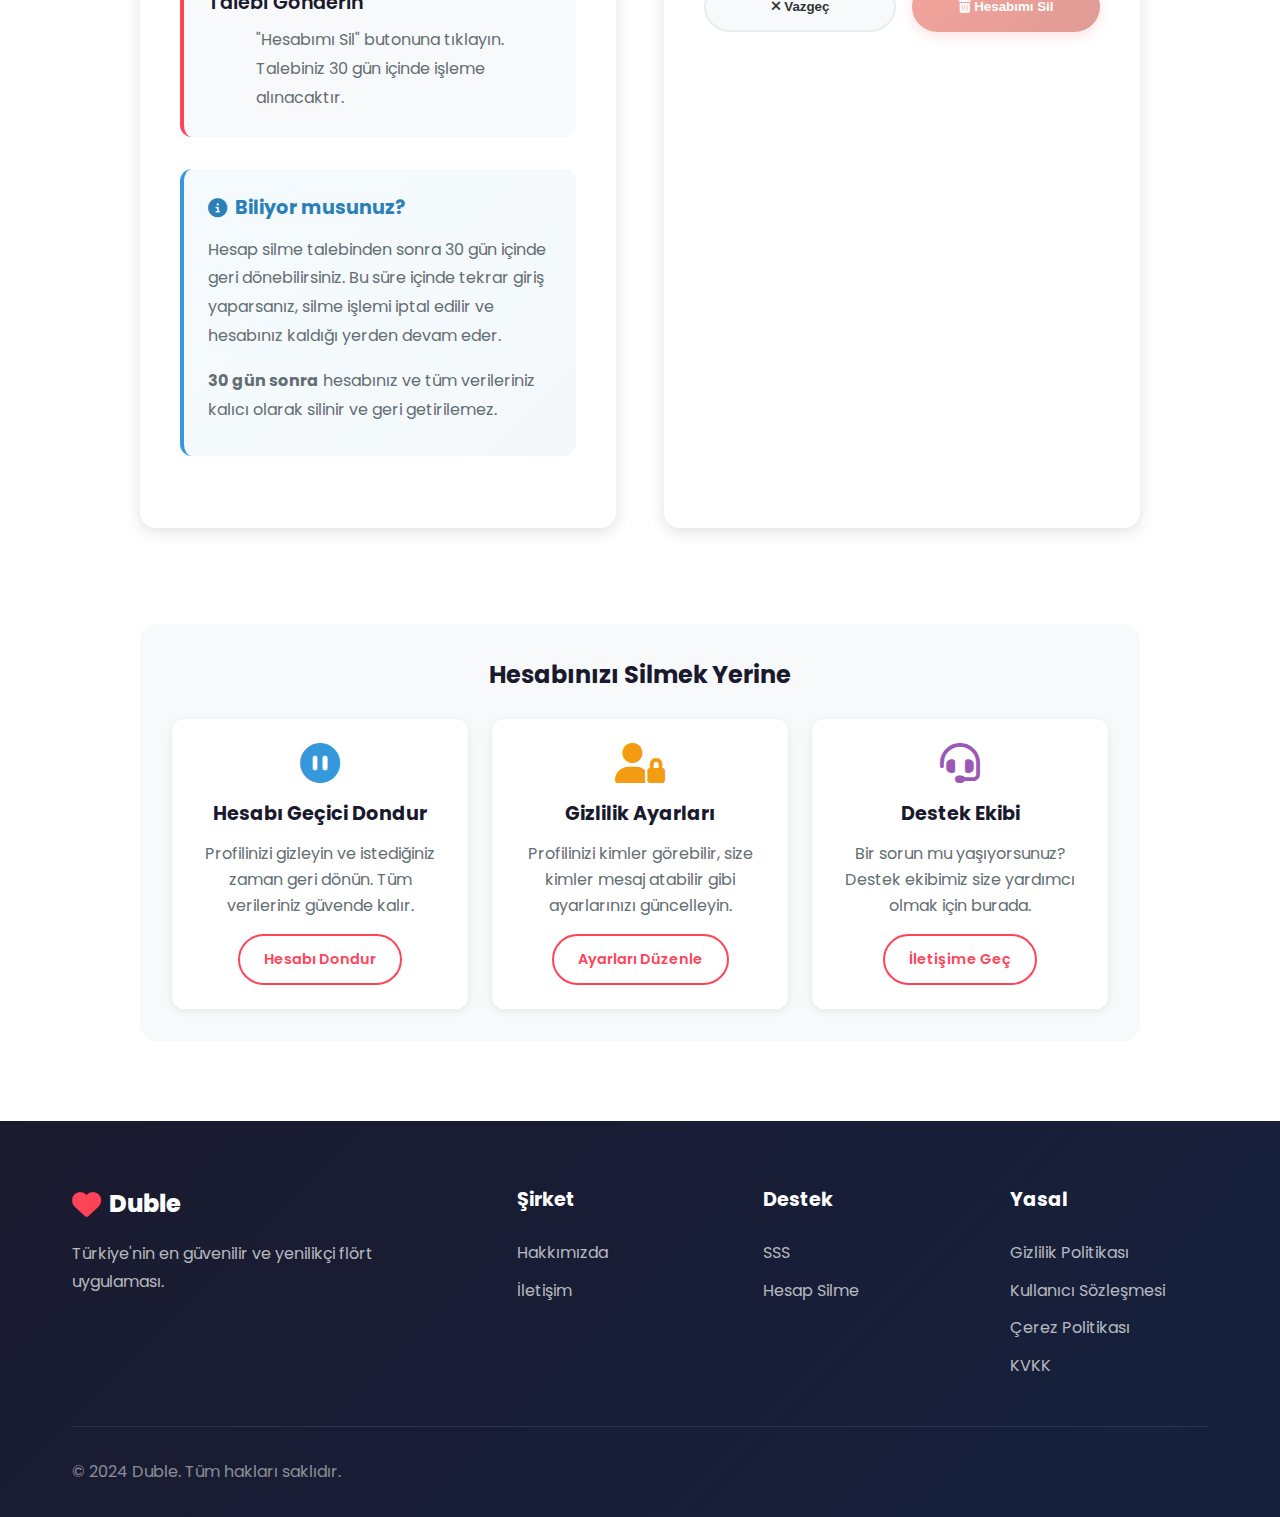
<file: landing-page/pages/hesap-silme.html>
<!DOCTYPE html>
<html lang="tr">
<head>
    <meta charset="UTF-8">
    <meta name="viewport" content="width=device-width, initial-scale=1.0">
    <meta name="description" content="Duble hesabınızı silmek için adım adım rehber ve hesap silme formu.">
    <title>Hesap Silme - Duble</title>

    <!-- Fonts -->
    <link rel="preconnect" href="https://fonts.googleapis.com">
    <link rel="preconnect" href="https://fonts.gstatic.com" crossorigin>
    <link href="https://fonts.googleapis.com/css2?family=Poppins:wght@300;400;500;600;700;800&family=Playfair+Display:wght@700;800;900&display=swap" rel="stylesheet">

    <!-- Font Awesome -->
    <link rel="stylesheet" href="https://cdnjs.cloudflare.com/ajax/libs/font-awesome/6.4.0/css/all.min.css">

    <!-- Styles -->
    <link rel="stylesheet" href="../css/style.css">

    <style>
        .delete-page {
            padding: 120px 0 80px;
            background: var(--white);
        }

        .delete-header {
            text-align: center;
            max-width: 800px;
            margin: 0 auto 4rem;
        }

        .delete-badge {
            display: inline-block;
            padding: 0.5rem 1.5rem;
            background: linear-gradient(135deg, rgba(231, 76, 60, 0.1), rgba(192, 57, 43, 0.1));
            border: 1px solid rgba(231, 76, 60, 0.2);
            border-radius: var(--radius-full);
            color: #e74c3c;
            font-size: 0.9rem;
            font-weight: 600;
            margin-bottom: 1rem;
        }

        .delete-title {
            font-family: var(--font-display);
            font-size: 3rem;
            font-weight: 900;
            margin-bottom: 1rem;
            color: var(--dark-color);
        }

        .delete-description {
            font-size: 1.1rem;
            color: var(--text-gray);
            line-height: 1.8;
        }

        .delete-container {
            max-width: 1000px;
            margin: 0 auto;
            display: grid;
            grid-template-columns: 1fr 1fr;
            gap: 3rem;
        }

        /* Steps Section */
        .steps-section {
            background: var(--white);
            padding: 2.5rem;
            border-radius: var(--radius-lg);
            box-shadow: var(--shadow-md);
        }

        .steps-section h2 {
            font-size: 1.8rem;
            font-weight: 700;
            color: var(--dark-color);
            margin-bottom: 1.5rem;
            padding-bottom: 0.5rem;
            border-bottom: 3px solid var(--primary-color);
        }

        .delete-step {
            margin-bottom: 2rem;
            padding: 1.5rem;
            background: var(--light-bg);
            border-radius: var(--radius-md);
            border-left: 4px solid var(--primary-color);
        }

        .step-number {
            display: inline-flex;
            align-items: center;
            justify-content: center;
            width: 35px;
            height: 35px;
            background: var(--gradient-1);
            color: var(--white);
            border-radius: 50%;
            font-weight: 700;
            margin-right: 1rem;
            font-size: 1.1rem;
        }

        .step-title {
            font-size: 1.2rem;
            font-weight: 600;
            color: var(--dark-color);
            margin-bottom: 0.5rem;
        }

        .step-description {
            color: var(--text-gray);
            line-height: 1.8;
            margin-left: 3rem;
        }

        /* Warning Boxes */
        .warning-box {
            background: linear-gradient(135deg, rgba(231, 76, 60, 0.05), rgba(192, 57, 43, 0.05));
            border-left: 4px solid #e74c3c;
            padding: 1.5rem;
            border-radius: var(--radius-md);
            margin: 2rem 0;
        }

        .warning-box h3 {
            color: #c0392b;
            font-size: 1.2rem;
            margin-bottom: 0.75rem;
            display: flex;
            align-items: center;
            gap: 0.5rem;
        }

        .warning-box ul {
            margin: 1rem 0;
            padding-left: 1.5rem;
        }

        .warning-box li {
            color: #c0392b;
            margin-bottom: 0.5rem;
            line-height: 1.6;
        }

        .info-box {
            background: linear-gradient(135deg, rgba(52, 152, 219, 0.05), rgba(41, 128, 185, 0.05));
            border-left: 4px solid #3498db;
            padding: 1.5rem;
            border-radius: var(--radius-md);
            margin: 2rem 0;
        }

        .info-box h3 {
            color: #2980b9;
            font-size: 1.2rem;
            margin-bottom: 0.75rem;
            display: flex;
            align-items: center;
            gap: 0.5rem;
        }

        .info-box p {
            color: var(--text-gray);
            line-height: 1.8;
            margin-bottom: 0.5rem;
        }

        /* Delete Form Section */
        .form-section {
            background: var(--white);
            padding: 2.5rem;
            border-radius: var(--radius-lg);
            box-shadow: var(--shadow-md);
        }

        .form-section h2 {
            font-size: 1.8rem;
            font-weight: 700;
            color: var(--dark-color);
            margin-bottom: 1.5rem;
            padding-bottom: 0.5rem;
            border-bottom: 3px solid #e74c3c;
        }

        .delete-form .form-group {
            margin-bottom: 1.5rem;
        }

        .delete-form label {
            display: block;
            margin-bottom: 0.5rem;
            font-weight: 600;
            color: var(--dark-color);
        }

        .delete-form label .required {
            color: #e74c3c;
        }

        .delete-form input,
        .delete-form select,
        .delete-form textarea {
            width: 100%;
            padding: 1rem;
            border: 2px solid var(--border-color);
            border-radius: var(--radius-md);
            font-size: 1rem;
            font-family: var(--font-primary);
            transition: var(--transition-base);
        }

        .delete-form input:focus,
        .delete-form select:focus,
        .delete-form textarea:focus {
            outline: none;
            border-color: var(--primary-color);
        }

        .delete-form textarea {
            resize: vertical;
            min-height: 120px;
        }

        .checkbox-group {
            margin: 2rem 0;
        }

        .checkbox-item {
            display: flex;
            align-items: flex-start;
            gap: 0.75rem;
            margin-bottom: 1rem;
            padding: 1rem;
            background: var(--light-bg);
            border-radius: var(--radius-md);
        }

        .checkbox-item input[type="checkbox"] {
            width: 20px;
            height: 20px;
            margin-top: 2px;
            cursor: pointer;
        }

        .checkbox-item label {
            margin: 0;
            cursor: pointer;
            flex: 1;
            font-weight: 500;
        }

        .final-warning {
            background: linear-gradient(135deg, rgba(231, 76, 60, 0.1), rgba(192, 57, 43, 0.1));
            border: 2px solid #e74c3c;
            padding: 1.5rem;
            border-radius: var(--radius-md);
            margin: 2rem 0;
            text-align: center;
        }

        .final-warning h4 {
            color: #c0392b;
            font-size: 1.3rem;
            margin-bottom: 0.75rem;
            font-weight: 700;
        }

        .final-warning p {
            color: #c0392b;
            line-height: 1.6;
            font-weight: 500;
        }

        .form-actions {
            display: flex;
            gap: 1rem;
            margin-top: 2rem;
        }

        .btn-cancel {
            flex: 1;
            padding: 1rem 2rem;
            background: var(--light-bg);
            color: var(--text-dark);
            border: 2px solid var(--border-color);
            border-radius: var(--radius-full);
            font-weight: 600;
            cursor: pointer;
            transition: var(--transition-base);
        }

        .btn-cancel:hover {
            background: var(--white);
            border-color: var(--primary-color);
        }

        .btn-delete {
            flex: 1;
            padding: 1rem 2rem;
            background: linear-gradient(135deg, #e74c3c, #c0392b);
            color: var(--white);
            border: none;
            border-radius: var(--radius-full);
            font-weight: 600;
            cursor: pointer;
            transition: var(--transition-base);
            box-shadow: 0 4px 12px rgba(231, 76, 60, 0.3);
        }

        .btn-delete:hover {
            transform: translateY(-2px);
            box-shadow: 0 6px 16px rgba(231, 76, 60, 0.4);
        }

        .btn-delete:disabled {
            opacity: 0.5;
            cursor: not-allowed;
            transform: none;
        }

        .error-message {
            color: #e74c3c;
            font-size: 0.9rem;
            margin-top: 0.5rem;
            display: none;
        }

        .error-message.show {
            display: block;
        }

        /* Alternative Options */
        .alternatives {
            margin-top: 3rem;
            background: var(--light-bg);
            padding: 2rem;
            border-radius: var(--radius-lg);
            grid-column: 1 / -1;
        }

        .alternatives h3 {
            font-size: 1.5rem;
            font-weight: 700;
            color: var(--dark-color);
            margin-bottom: 1.5rem;
            text-align: center;
        }

        .alternative-options {
            display: grid;
            grid-template-columns: repeat(auto-fit, minmax(250px, 1fr));
            gap: 1.5rem;
        }

        .alternative-card {
            background: var(--white);
            padding: 1.5rem;
            border-radius: var(--radius-md);
            box-shadow: var(--shadow-sm);
            text-align: center;
            transition: var(--transition-base);
        }

        .alternative-card:hover {
            transform: translateY(-5px);
            box-shadow: var(--shadow-md);
        }

        .alternative-card i {
            font-size: 2.5rem;
            margin-bottom: 1rem;
        }

        .alternative-card:nth-child(1) i {
            color: #3498db;
        }

        .alternative-card:nth-child(2) i {
            color: #f39c12;
        }

        .alternative-card:nth-child(3) i {
            color: #9b59b6;
        }

        .alternative-card h4 {
            font-size: 1.2rem;
            font-weight: 700;
            color: var(--dark-color);
            margin-bottom: 0.75rem;
        }

        .alternative-card p {
            color: var(--text-gray);
            line-height: 1.6;
            margin-bottom: 1rem;
        }

        .alternative-card .btn {
            padding: 0.75rem 1.5rem;
            font-size: 0.9rem;
        }

        @media (max-width: 768px) {
            .delete-title {
                font-size: 2rem;
            }

            .delete-container {
                grid-template-columns: 1fr;
                gap: 2rem;
            }

            .form-actions {
                flex-direction: column;
            }

            .alternatives {
                grid-column: 1;
            }

            .alternative-options {
                grid-template-columns: 1fr;
            }
        }

        /* Success Modal */
        .modal {
            display: none;
            position: fixed;
            top: 0;
            left: 0;
            width: 100%;
            height: 100%;
            background: rgba(0, 0, 0, 0.5);
            z-index: 10000;
            align-items: center;
            justify-content: center;
        }

        .modal.active {
            display: flex;
        }

        .modal-content {
            background: var(--white);
            padding: 3rem;
            border-radius: var(--radius-xl);
            max-width: 500px;
            text-align: center;
            animation: modalSlideIn 0.3s ease;
        }

        @keyframes modalSlideIn {
            from {
                transform: translateY(-50px);
                opacity: 0;
            }
            to {
                transform: translateY(0);
                opacity: 1;
            }
        }

        .modal-content i {
            font-size: 4rem;
            color: #27ae60;
            margin-bottom: 1.5rem;
        }

        .modal-content h3 {
            font-size: 1.8rem;
            font-weight: 700;
            color: var(--dark-color);
            margin-bottom: 1rem;
        }

        .modal-content p {
            color: var(--text-gray);
            line-height: 1.8;
            margin-bottom: 2rem;
        }
    </style>
</head>
<body>
    <!-- Navigation -->
    <nav class="navbar" id="navbar">
        <div class="container">
            <div class="nav-wrapper">
                <a href="../index.html" class="logo">
                    <i class="fas fa-heart"></i>
                    <span class="logo-text">Duble</span>
                </a>
                <div class="nav-menu" id="navMenu">
                    <ul class="nav-list">
                        <li><a href="../index.html" class="nav-link">Ana Sayfa</a></li>
                        <li><a href="../index.html#features" class="nav-link">Özellikler</a></li>
                        <li><a href="../index.html#download" class="nav-link">İndir</a></li>
                        <li><a href="iletisim.html" class="nav-link">İletişim</a></li>
                    </ul>
                    <div class="nav-buttons">
                        <a href="../index.html#download" class="btn btn-primary">Ücretsiz Başla</a>
                    </div>
                </div>
                <button class="hamburger" id="hamburger">
                    <span></span>
                    <span></span>
                    <span></span>
                </button>
            </div>
        </div>
    </nav>

    <!-- Delete Account Page -->
    <section class="delete-page">
        <div class="container">
            <div class="delete-header">
                <span class="delete-badge">
                    <i class="fas fa-exclamation-triangle"></i> Hesap Yönetimi
                </span>
                <h1 class="delete-title">Hesap Silme</h1>
                <p class="delete-description">
                    Hesabınızı kalıcı olarak silmek istediğinizden emin misiniz? Bu işlem geri alınamaz.
                </p>
            </div>

            <div class="delete-container">
                <!-- Steps Section -->
                <div class="steps-section">
                    <h2>Hesap Silme Süreci</h2>

                    <div class="warning-box">
                        <h3><i class="fas fa-exclamation-circle"></i> Önemli Uyarı</h3>
                        <p>Hesabınızı sildiğinizde aşağıdaki veriler kalıcı olarak silinir:</p>
                        <ul>
                            <li>Profil bilgileriniz ve fotoğraflarınız</li>
                            <li>Tüm eşleşmeleriniz</li>
                            <li>Mesajlaşma geçmişiniz</li>
                            <li>Beğeni ve super like'larınız</li>
                            <li>Premium üyelik bilgileriniz (iade yapılmaz)</li>
                            <li>Tercih ve ayarlarınız</li>
                        </ul>
                    </div>

                    <div class="delete-step">
                        <h3 class="step-title">
                            <span class="step-number">1</span>
                            Alternatifleri Değerlendirin
                        </h3>
                        <p class="step-description">
                            Hesabınızı silmeden önce, hesabınızı geçici olarak devre dışı bırakmayı veya gizlilik ayarlarınızı güncellemeyi düşünün.
                        </p>
                    </div>

                    <div class="delete-step">
                        <h3 class="step-title">
                            <span class="step-number">2</span>
                            Formu Doldurun
                        </h3>
                        <p class="step-description">
                            Sağdaki formu eksiksiz doldurun. Email adresiniz ve silme nedeniniz gereklidir.
                        </p>
                    </div>

                    <div class="delete-step">
                        <h3 class="step-title">
                            <span class="step-number">3</span>
                            Onayları Kabul Edin
                        </h3>
                        <p class="step-description">
                            İşlemin geri alınamaz olduğunu anladığınızı ve kabul ettiğinizi belirten kutucukları işaretleyin.
                        </p>
                    </div>

                    <div class="delete-step">
                        <h3 class="step-title">
                            <span class="step-number">4</span>
                            Talebi Gönderin
                        </h3>
                        <p class="step-description">
                            "Hesabımı Sil" butonuna tıklayın. Talebiniz 30 gün içinde işleme alınacaktır.
                        </p>
                    </div>

                    <div class="info-box">
                        <h3><i class="fas fa-info-circle"></i> Biliyor musunuz?</h3>
                        <p>
                            Hesap silme talebinden sonra 30 gün içinde geri dönebilirsiniz. Bu süre içinde tekrar giriş yaparsanız, silme işlemi iptal edilir ve hesabınız kaldığı yerden devam eder.
                        </p>
                        <p style="margin-top: 1rem;">
                            <strong>30 gün sonra</strong> hesabınız ve tüm verileriniz kalıcı olarak silinir ve geri getirilemez.
                        </p>
                    </div>
                </div>

                <!-- Form Section -->
                <div class="form-section">
                    <h2>Hesap Silme Formu</h2>

                    <form class="delete-form" id="deleteForm">
                        <div class="form-group">
                            <label for="email">
                                E-posta Adresiniz <span class="required">*</span>
                            </label>
                            <input
                                type="email"
                                id="email"
                                name="email"
                                required
                                placeholder="ornek@email.com"
                            >
                            <span class="error-message" id="emailError">Geçerli bir e-posta adresi girin</span>
                        </div>

                        <div class="form-group">
                            <label for="password">
                                Şifreniz <span class="required">*</span>
                            </label>
                            <input
                                type="password"
                                id="password"
                                name="password"
                                required
                                placeholder="Hesap şifrenizi girin"
                            >
                            <span class="error-message" id="passwordError">Şifre gereklidir</span>
                        </div>

                        <div class="form-group">
                            <label for="reason">
                                Silme Nedeni <span class="required">*</span>
                            </label>
                            <select id="reason" name="reason" required>
                                <option value="">Bir neden seçin</option>
                                <option value="found_partner">Eşimi buldum</option>
                                <option value="privacy">Gizlilik endişeleri</option>
                                <option value="no_matches">Yeterli eşleşme bulamadım</option>
                                <option value="too_expensive">Çok pahalı</option>
                                <option value="bad_experience">Kötü deneyim</option>
                                <option value="technical_issues">Teknik sorunlar</option>
                                <option value="taking_break">Mola vermek istiyorum</option>
                                <option value="other">Diğer</option>
                            </select>
                            <span class="error-message" id="reasonError">Bir neden seçmelisiniz</span>
                        </div>

                        <div class="form-group">
                            <label for="feedback">
                                Geri Bildiriminiz (Opsiyonel)
                            </label>
                            <textarea
                                id="feedback"
                                name="feedback"
                                placeholder="Deneyiminizi bizimle paylaşın. Bu, hizmetimizi geliştirmemize yardımcı olur."
                            ></textarea>
                        </div>

                        <div class="checkbox-group">
                            <div class="checkbox-item">
                                <input type="checkbox" id="confirm1" name="confirm1" required>
                                <label for="confirm1">
                                    Hesabımın kalıcı olarak silineceğini ve tüm verilerimin kurtarılamayacağını anlıyorum.
                                </label>
                            </div>

                            <div class="checkbox-item">
                                <input type="checkbox" id="confirm2" name="confirm2" required>
                                <label for="confirm2">
                                    Premium üyelik ücretimin iade edilmeyeceğini kabul ediyorum.
                                </label>
                            </div>

                            <div class="checkbox-item">
                                <input type="checkbox" id="confirm3" name="confirm3" required>
                                <label for="confirm3">
                                    30 gün içinde giriş yapmazsam hesabımın tamamen silineceğini biliyorum.
                                </label>
                            </div>
                        </div>

                        <div class="final-warning">
                            <h4><i class="fas fa-exclamation-triangle"></i> Son Uyarı</h4>
                            <p>
                                Bu işlem geri alınamaz! Devam etmek istediğinizden emin misiniz?
                            </p>
                        </div>

                        <div class="form-actions">
                            <button type="button" class="btn-cancel" onclick="window.location.href='../index.html'">
                                <i class="fas fa-times"></i> Vazgeç
                            </button>
                            <button type="submit" class="btn-delete" id="deleteBtn" disabled>
                                <i class="fas fa-trash-alt"></i> Hesabımı Sil
                            </button>
                        </div>
                    </form>
                </div>

                <!-- Alternatives -->
                <div class="alternatives">
                    <h3>Hesabınızı Silmek Yerine</h3>
                    <div class="alternative-options">
                        <div class="alternative-card">
                            <i class="fas fa-pause-circle"></i>
                            <h4>Hesabı Geçici Dondur</h4>
                            <p>
                                Profilinizi gizleyin ve istediğiniz zaman geri dönün. Tüm verileriniz güvende kalır.
                            </p>
                            <a href="#" class="btn btn-outline">Hesabı Dondur</a>
                        </div>

                        <div class="alternative-card">
                            <i class="fas fa-user-lock"></i>
                            <h4>Gizlilik Ayarları</h4>
                            <p>
                                Profilinizi kimler görebilir, size kimler mesaj atabilir gibi ayarlarınızı güncelleyin.
                            </p>
                            <a href="#" class="btn btn-outline">Ayarları Düzenle</a>
                        </div>

                        <div class="alternative-card">
                            <i class="fas fa-headset"></i>
                            <h4>Destek Ekibi</h4>
                            <p>
                                Bir sorun mu yaşıyorsunuz? Destek ekibimiz size yardımcı olmak için burada.
                            </p>
                            <a href="iletisim.html" class="btn btn-outline">İletişime Geç</a>
                        </div>
                    </div>
                </div>
            </div>
        </div>
    </section>

    <!-- Success Modal -->
    <div class="modal" id="successModal">
        <div class="modal-content">
            <i class="fas fa-check-circle"></i>
            <h3>Talep Alındı</h3>
            <p>
                Hesap silme talebiniz başarıyla alındı. E-posta adresinize bir onay linki gönderdik.
                <br><br>
                30 gün içinde bu linke tıklamazsanız veya hesabınıza giriş yapmazsanız, hesabınız kalıcı olarak silinecektir.
            </p>
            <button class="btn btn-primary" onclick="window.location.href='../index.html'">
                Ana Sayfaya Dön
            </button>
        </div>
    </div>

    <!-- Footer -->
    <footer class="footer">
        <div class="container">
            <div class="footer-content">
                <div class="footer-column">
                    <div class="footer-logo">
                        <i class="fas fa-heart"></i>
                        <span>Duble</span>
                    </div>
                    <p class="footer-description">
                        Türkiye'nin en güvenilir ve yenilikçi flört uygulaması.
                    </p>
                </div>
                <div class="footer-column">
                    <h4 class="footer-title">Şirket</h4>
                    <ul class="footer-links">
                        <li><a href="hakkimizda.html">Hakkımızda</a></li>
                        <li><a href="iletisim.html">İletişim</a></li>
                    </ul>
                </div>
                <div class="footer-column">
                    <h4 class="footer-title">Destek</h4>
                    <ul class="footer-links">
                        <li><a href="#">SSS</a></li>
                        <li><a href="hesap-silme.html">Hesap Silme</a></li>
                    </ul>
                </div>
                <div class="footer-column">
                    <h4 class="footer-title">Yasal</h4>
                    <ul class="footer-links">
                        <li><a href="gizlilik-politikasi.html">Gizlilik Politikası</a></li>
                        <li><a href="kullanici-sozlesmesi.html">Kullanıcı Sözleşmesi</a></li>
                        <li><a href="cerez-politikasi.html">Çerez Politikası</a></li>
                        <li><a href="kvkk.html">KVKK</a></li>
                    </ul>
                </div>
            </div>
            <div class="footer-bottom">
                <p>&copy; 2024 Duble. Tüm hakları saklıdır.</p>
            </div>
        </div>
    </footer>

    <!-- Scroll to Top Button -->
    <button class="scroll-to-top" id="scrollToTop">
        <i class="fas fa-arrow-up"></i>
    </button>

    <!-- JavaScript -->
    <script src="../js/main.js"></script>
    <script>
        // Form validation and submission
        const deleteForm = document.getElementById('deleteForm');
        const deleteBtn = document.getElementById('deleteBtn');
        const checkboxes = document.querySelectorAll('input[type="checkbox"]');
        const successModal = document.getElementById('successModal');

        // Enable/disable submit button based on checkboxes
        checkboxes.forEach(checkbox => {
            checkbox.addEventListener('change', () => {
                const allChecked = Array.from(checkboxes).every(cb => cb.checked);
                deleteBtn.disabled = !allChecked;
            });
        });

        // Form submission
        deleteForm.addEventListener('submit', (e) => {
            e.preventDefault();

            // Validate form
            const email = document.getElementById('email').value;
            const password = document.getElementById('password').value;
            const reason = document.getElementById('reason').value;

            let isValid = true;

            // Email validation
            const emailRegex = /^[^\s@]+@[^\s@]+\.[^\s@]+$/;
            if (!emailRegex.test(email)) {
                document.getElementById('emailError').classList.add('show');
                isValid = false;
            } else {
                document.getElementById('emailError').classList.remove('show');
            }

            // Password validation
            if (!password) {
                document.getElementById('passwordError').classList.add('show');
                isValid = false;
            } else {
                document.getElementById('passwordError').classList.remove('show');
            }

            // Reason validation
            if (!reason) {
                document.getElementById('reasonError').classList.add('show');
                isValid = false;
            } else {
                document.getElementById('reasonError').classList.remove('show');
            }

            if (isValid) {
                // Show success modal
                successModal.classList.add('active');

                // Here you would normally send the data to your backend
                console.log('Account deletion request submitted:', {
                    email,
                    reason,
                    feedback: document.getElementById('feedback').value
                });
            }
        });

        // Close modal when clicking outside
        successModal.addEventListener('click', (e) => {
            if (e.target === successModal) {
                successModal.classList.remove('active');
            }
        });
    </script>
</body>
</html>
</file>
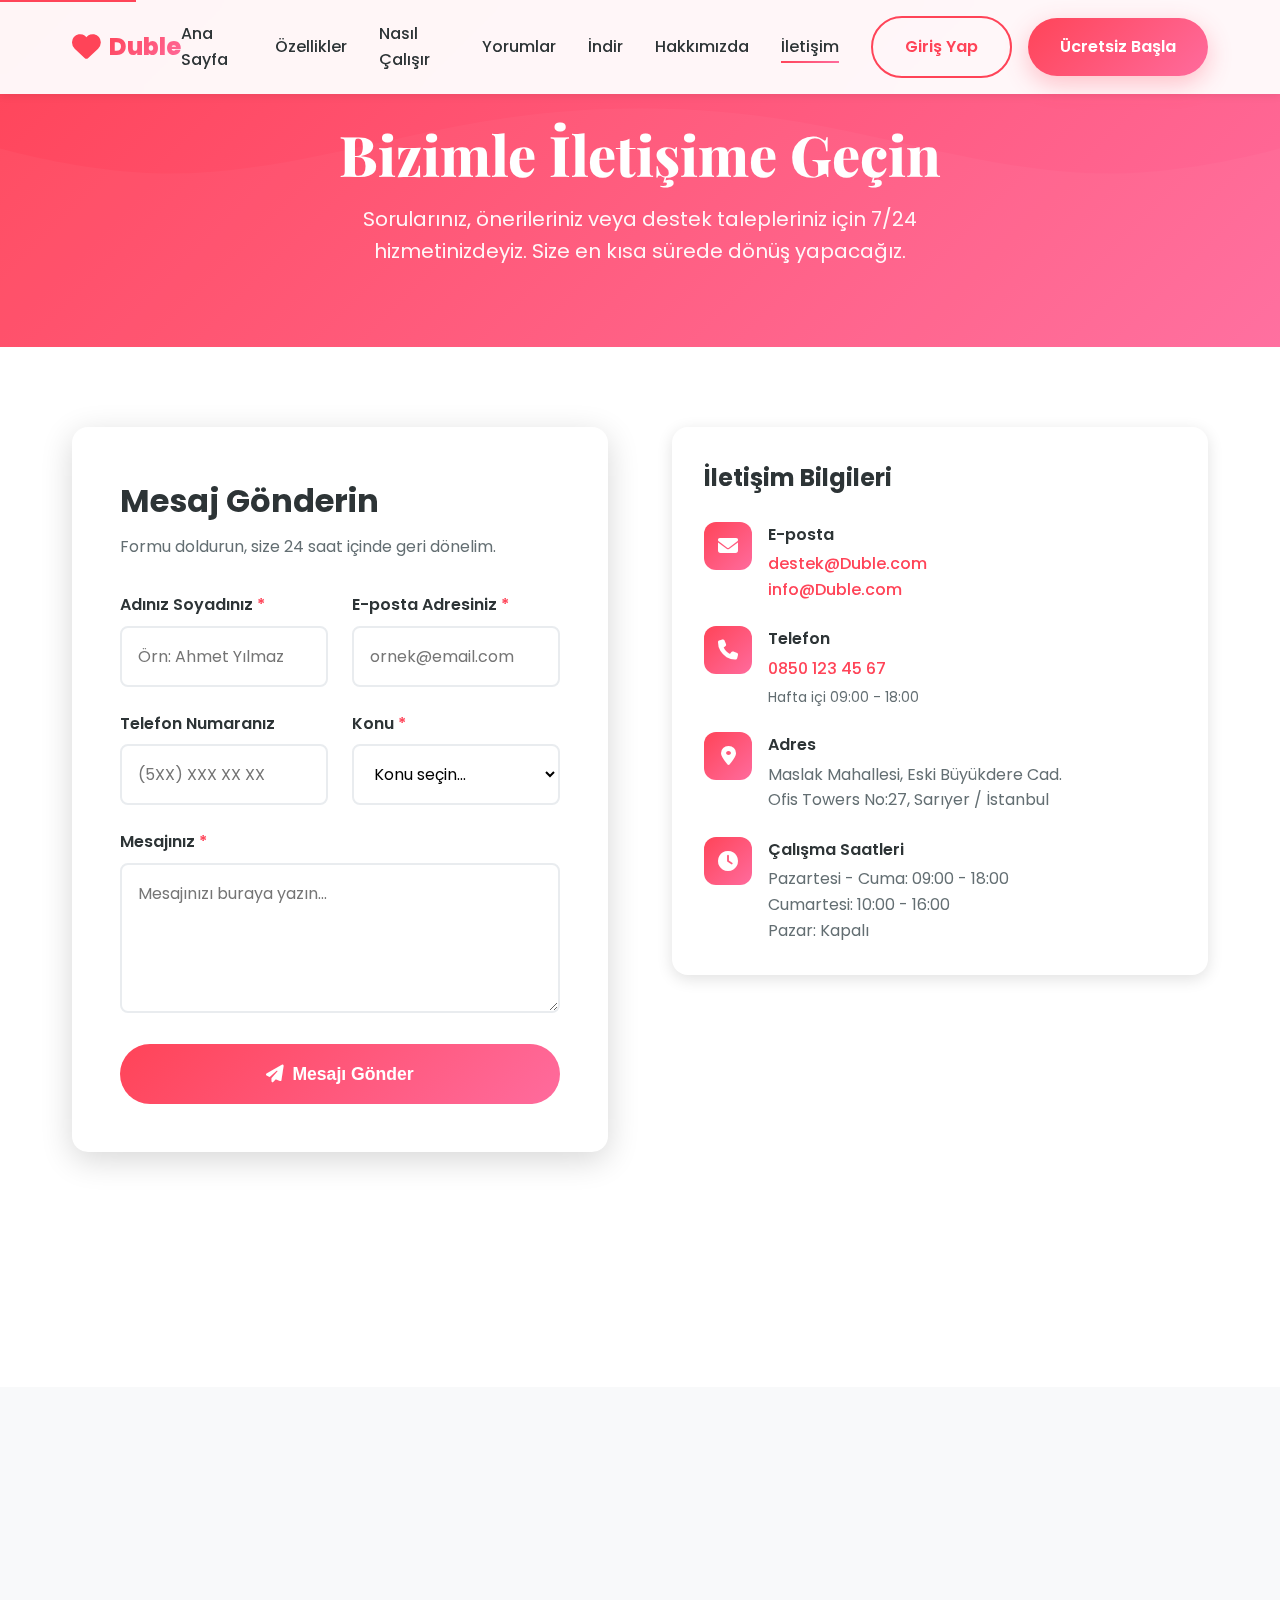
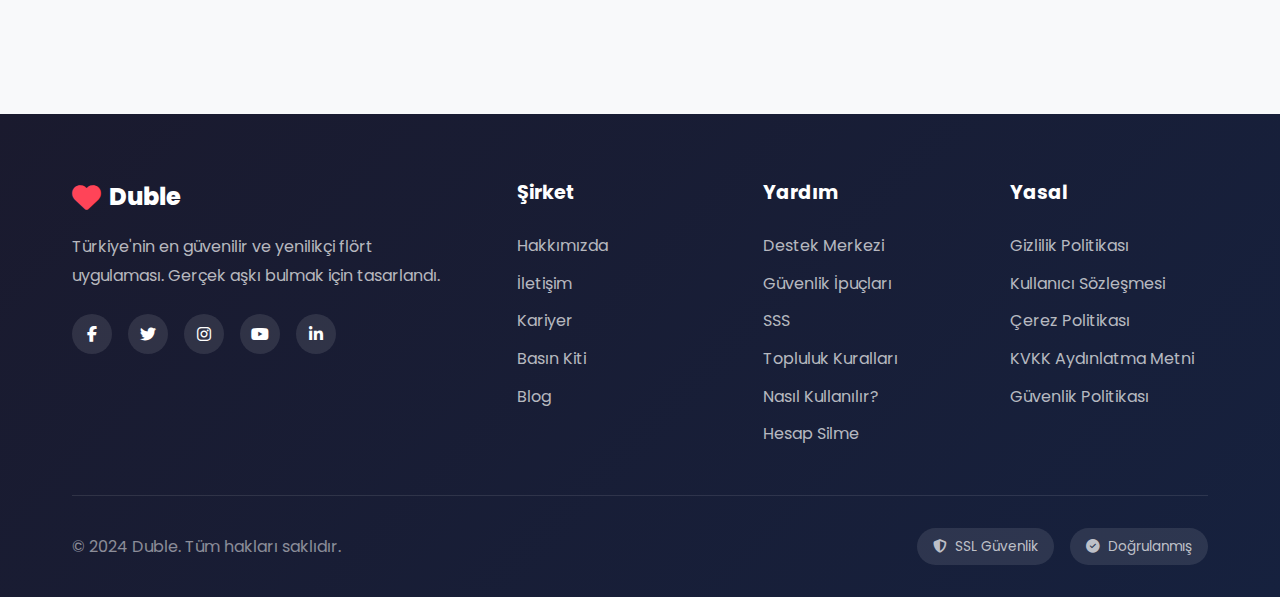
<file: landing-page/pages/iletisim.html>
<!DOCTYPE html>
<html lang="tr">
<head>
    <meta charset="UTF-8">
    <meta name="viewport" content="width=device-width, initial-scale=1.0">
    <meta name="description" content="Duble ile iletişime geçin. Sorularınız, önerileriniz ve destek talepleriniz için bizimle iletişim kurun.">
    <meta name="keywords" content="iletişim, destek, Duble, dating app">
    <title>İletişim - Duble</title>

    <!-- Favicon -->
    <link rel="icon" type="image/png" href="../assets/images/favicon.png">

    <!-- Fonts -->
    <link rel="preconnect" href="https://fonts.googleapis.com">
    <link rel="preconnect" href="https://fonts.gstatic.com" crossorigin>
    <link href="https://fonts.googleapis.com/css2?family=Poppins:wght@300;400;500;600;700;800&family=Playfair+Display:wght@700;800;900&display=swap" rel="stylesheet">

    <!-- Font Awesome -->
    <link rel="stylesheet" href="https://cdnjs.cloudflare.com/ajax/libs/font-awesome/6.4.0/css/all.min.css">

    <!-- AOS Animation Library -->
    <link rel="stylesheet" href="https://unpkg.com/aos@2.3.1/dist/aos.css">

    <!-- Styles -->
    <link rel="stylesheet" href="../css/style.css">

    <style>
        /* Contact Page Specific Styles */
        .contact-hero {
            padding: 120px 0 80px;
            background: var(--gradient-1);
            position: relative;
            overflow: hidden;
        }

        .contact-hero::before {
            content: '';
            position: absolute;
            top: 0;
            left: 0;
            right: 0;
            bottom: 0;
            background: url('data:image/svg+xml,<svg xmlns="http://www.w3.org/2000/svg" viewBox="0 0 1440 320"><path fill="rgba(255,255,255,0.1)" d="M0,96L48,112C96,128,192,160,288,160C384,160,480,128,576,112C672,96,768,96,864,112C960,128,1056,160,1152,160C1248,160,1344,128,1392,112L1440,96L1440,320L1392,320C1344,320,1248,320,1152,320C1056,320,960,320,864,320C768,320,672,320,576,320C480,320,384,320,288,320C192,320,96,320,48,320L0,320Z"></path></svg>');
            background-size: cover;
            background-position: bottom;
            opacity: 0.3;
        }

        .contact-hero-content {
            position: relative;
            z-index: 1;
            text-align: center;
            color: var(--white);
        }

        .contact-hero-title {
            font-family: var(--font-display);
            font-size: 3.5rem;
            font-weight: 800;
            margin-bottom: 1rem;
            line-height: 1.2;
        }

        .contact-hero-description {
            font-size: 1.25rem;
            max-width: 700px;
            margin: 0 auto;
            opacity: 0.95;
        }

        .contact-section {
            padding: 80px 0;
        }

        .contact-container {
            display: grid;
            grid-template-columns: 1fr 1fr;
            gap: 4rem;
            align-items: start;
        }

        /* Contact Form */
        .contact-form-wrapper {
            background: var(--white);
            padding: 3rem;
            border-radius: var(--radius-lg);
            box-shadow: var(--shadow-lg);
        }

        .contact-form-title {
            font-size: 2rem;
            font-weight: 700;
            margin-bottom: 0.5rem;
            color: var(--text-dark);
        }

        .contact-form-subtitle {
            color: var(--text-gray);
            margin-bottom: 2rem;
        }

        .form-group {
            margin-bottom: 1.5rem;
        }

        .form-label {
            display: block;
            font-weight: 600;
            margin-bottom: 0.5rem;
            color: var(--text-dark);
        }

        .form-label .required {
            color: var(--primary-color);
        }

        .form-input,
        .form-select,
        .form-textarea {
            width: 100%;
            padding: 1rem;
            border: 2px solid var(--border-color);
            border-radius: var(--radius-sm);
            font-family: var(--font-primary);
            font-size: 1rem;
            transition: var(--transition-base);
            background-color: var(--white);
        }

        .form-input:focus,
        .form-select:focus,
        .form-textarea:focus {
            outline: none;
            border-color: var(--primary-color);
            box-shadow: 0 0 0 3px rgba(255, 68, 88, 0.1);
        }

        .form-textarea {
            resize: vertical;
            min-height: 150px;
        }

        .form-input.error,
        .form-select.error,
        .form-textarea.error {
            border-color: #dc3545;
        }

        .form-error {
            color: #dc3545;
            font-size: 0.875rem;
            margin-top: 0.25rem;
            display: none;
        }

        .form-error.show {
            display: block;
        }

        .form-row {
            display: grid;
            grid-template-columns: 1fr 1fr;
            gap: 1.5rem;
        }

        .form-submit {
            width: 100%;
            padding: 1.2rem;
            background: var(--gradient-1);
            color: var(--white);
            border: none;
            border-radius: var(--radius-full);
            font-size: 1.1rem;
            font-weight: 600;
            cursor: pointer;
            transition: var(--transition-base);
            display: flex;
            align-items: center;
            justify-content: center;
            gap: 0.5rem;
        }

        .form-submit:hover {
            transform: translateY(-2px);
            box-shadow: var(--shadow-primary);
        }

        .form-submit:disabled {
            opacity: 0.6;
            cursor: not-allowed;
            transform: none;
        }

        /* Contact Info */
        .contact-info-wrapper {
            display: flex;
            flex-direction: column;
            gap: 2rem;
        }

        .contact-info-card {
            background: var(--white);
            padding: 2rem;
            border-radius: var(--radius-lg);
            box-shadow: var(--shadow-md);
            transition: var(--transition-base);
        }

        .contact-info-card:hover {
            box-shadow: var(--shadow-lg);
            transform: translateY(-4px);
        }

        .contact-info-title {
            font-size: 1.5rem;
            font-weight: 700;
            margin-bottom: 1.5rem;
            color: var(--text-dark);
        }

        .contact-info-item {
            display: flex;
            align-items: flex-start;
            gap: 1rem;
            margin-bottom: 1.5rem;
        }

        .contact-info-item:last-child {
            margin-bottom: 0;
        }

        .contact-info-icon {
            width: 48px;
            height: 48px;
            background: var(--gradient-1);
            border-radius: var(--radius-md);
            display: flex;
            align-items: center;
            justify-content: center;
            color: var(--white);
            font-size: 1.25rem;
            flex-shrink: 0;
        }

        .contact-info-content h4 {
            font-weight: 600;
            margin-bottom: 0.25rem;
            color: var(--text-dark);
        }

        .contact-info-content p {
            color: var(--text-gray);
            margin: 0;
        }

        .contact-info-content a {
            color: var(--primary-color);
            font-weight: 500;
        }

        .contact-info-content a:hover {
            text-decoration: underline;
        }

        /* Map */
        .contact-map {
            background: var(--light-bg);
            padding: 2rem;
            border-radius: var(--radius-lg);
            box-shadow: var(--shadow-md);
            min-height: 300px;
            display: flex;
            align-items: center;
            justify-content: center;
            position: relative;
            overflow: hidden;
        }

        .map-placeholder {
            text-align: center;
            color: var(--text-gray);
        }

        .map-placeholder i {
            font-size: 4rem;
            color: var(--primary-color);
            opacity: 0.3;
            margin-bottom: 1rem;
        }

        /* Social Media */
        .social-section {
            background: var(--light-bg);
            padding: 60px 0;
        }

        .social-content {
            text-align: center;
        }

        .social-title {
            font-size: 2rem;
            font-weight: 700;
            margin-bottom: 1rem;
            color: var(--text-dark);
        }

        .social-description {
            color: var(--text-gray);
            margin-bottom: 2rem;
            font-size: 1.1rem;
        }

        .social-links-large {
            display: flex;
            justify-content: center;
            gap: 1.5rem;
            flex-wrap: wrap;
        }

        .social-link-large {
            width: 80px;
            height: 80px;
            border-radius: var(--radius-md);
            display: flex;
            align-items: center;
            justify-content: center;
            font-size: 2rem;
            color: var(--white);
            transition: var(--transition-base);
            box-shadow: var(--shadow-md);
        }

        .social-link-large:hover {
            transform: translateY(-8px) scale(1.1);
            box-shadow: var(--shadow-lg);
        }

        .social-link-large.facebook {
            background: linear-gradient(135deg, #1877f2 0%, #0d5dbf 100%);
        }

        .social-link-large.twitter {
            background: linear-gradient(135deg, #1DA1F2 0%, #0d8bd9 100%);
        }

        .social-link-large.instagram {
            background: linear-gradient(135deg, #f09433 0%, #e6683c 25%, #dc2743 50%, #cc2366 75%, #bc1888 100%);
        }

        .social-link-large.youtube {
            background: linear-gradient(135deg, #ff0000 0%, #cc0000 100%);
        }

        .social-link-large.linkedin {
            background: linear-gradient(135deg, #0077b5 0%, #005582 100%);
        }

        /* Success Message */
        .success-message {
            display: none;
            padding: 1.5rem;
            background: #d4edda;
            border: 1px solid #c3e6cb;
            border-radius: var(--radius-sm);
            color: #155724;
            margin-bottom: 1.5rem;
        }

        .success-message.show {
            display: flex;
            align-items: center;
            gap: 0.75rem;
        }

        .success-message i {
            font-size: 1.5rem;
        }

        /* Responsive Design */
        @media (max-width: 992px) {
            .contact-container {
                grid-template-columns: 1fr;
                gap: 3rem;
            }

            .contact-hero-title {
                font-size: 2.5rem;
            }
        }

        @media (max-width: 768px) {
            .contact-hero {
                padding: 100px 0 60px;
            }

            .contact-hero-title {
                font-size: 2rem;
            }

            .contact-hero-description {
                font-size: 1rem;
            }

            .contact-section {
                padding: 60px 0;
            }

            .contact-form-wrapper {
                padding: 2rem;
            }

            .form-row {
                grid-template-columns: 1fr;
                gap: 1.5rem;
            }

            .social-section {
                padding: 40px 0;
            }

            .social-title {
                font-size: 1.5rem;
            }

            .social-link-large {
                width: 60px;
                height: 60px;
                font-size: 1.5rem;
            }
        }
    </style>
</head>
<body>
    <!-- Navigation -->
    <nav class="navbar" id="navbar">
        <div class="container">
            <div class="nav-wrapper">
                <div class="logo">
                    <i class="fas fa-heart"></i>
                    <a href="../index.html" class="logo-text">Duble</a>
                </div>
                <div class="nav-menu" id="navMenu">
                    <ul class="nav-list">
                        <li><a href="../index.html" class="nav-link">Ana Sayfa</a></li>
                        <li><a href="../index.html#features" class="nav-link">Özellikler</a></li>
                        <li><a href="../index.html#how-it-works" class="nav-link">Nasıl Çalışır</a></li>
                        <li><a href="../index.html#testimonials" class="nav-link">Yorumlar</a></li>
                        <li><a href="../index.html#download" class="nav-link">İndir</a></li>
                        <li><a href="hakkimizda.html" class="nav-link">Hakkımızda</a></li>
                        <li><a href="iletisim.html" class="nav-link active">İletişim</a></li>
                    </ul>
                    <div class="nav-buttons">
                        <a href="../index.html#download" class="btn btn-outline">Giriş Yap</a>
                        <a href="../index.html#download" class="btn btn-primary">Ücretsiz Başla</a>
                    </div>
                </div>
                <button class="hamburger" id="hamburger">
                    <span></span>
                    <span></span>
                    <span></span>
                </button>
            </div>
        </div>
    </nav>

    <!-- Contact Hero -->
    <section class="contact-hero">
        <div class="container">
            <div class="contact-hero-content" data-aos="fade-up">
                <h1 class="contact-hero-title">Bizimle İletişime Geçin</h1>
                <p class="contact-hero-description">
                    Sorularınız, önerileriniz veya destek talepleriniz için 7/24 hizmetinizdeyiz. Size en kısa sürede dönüş yapacağız.
                </p>
            </div>
        </div>
    </section>

    <!-- Contact Section -->
    <section class="contact-section">
        <div class="container">
            <div class="contact-container">
                <!-- Contact Form -->
                <div class="contact-form-wrapper" data-aos="fade-up" data-aos-delay="100">
                    <div class="success-message" id="successMessage">
                        <i class="fas fa-check-circle"></i>
                        <div>
                            <strong>Mesajınız başarıyla gönderildi!</strong>
                            <p style="margin: 0.25rem 0 0 0;">En kısa sürede size geri dönüş yapacağız.</p>
                        </div>
                    </div>

                    <h2 class="contact-form-title">Mesaj Gönderin</h2>
                    <p class="contact-form-subtitle">Formu doldurun, size 24 saat içinde geri dönelim.</p>

                    <form id="contactForm" novalidate>
                        <div class="form-row">
                            <div class="form-group">
                                <label for="name" class="form-label">Adınız Soyadınız <span class="required">*</span></label>
                                <input type="text" id="name" name="name" class="form-input" placeholder="Örn: Ahmet Yılmaz" required>
                                <span class="form-error" id="nameError">Lütfen adınızı ve soyadınızı girin.</span>
                            </div>

                            <div class="form-group">
                                <label for="email" class="form-label">E-posta Adresiniz <span class="required">*</span></label>
                                <input type="email" id="email" name="email" class="form-input" placeholder="ornek@email.com" required>
                                <span class="form-error" id="emailError">Geçerli bir e-posta adresi girin.</span>
                            </div>
                        </div>

                        <div class="form-row">
                            <div class="form-group">
                                <label for="phone" class="form-label">Telefon Numaranız</label>
                                <input type="tel" id="phone" name="phone" class="form-input" placeholder="(5XX) XXX XX XX">
                                <span class="form-error" id="phoneError">Geçerli bir telefon numarası girin.</span>
                            </div>

                            <div class="form-group">
                                <label for="subject" class="form-label">Konu <span class="required">*</span></label>
                                <select id="subject" name="subject" class="form-select" required>
                                    <option value="">Konu seçin...</option>
                                    <option value="support">Teknik Destek</option>
                                    <option value="billing">Abonelik ve Ödeme</option>
                                    <option value="suggestion">Öneri ve Geri Bildirim</option>
                                    <option value="report">Şikayet/Rapor</option>
                                    <option value="partnership">İş Birliği</option>
                                    <option value="other">Diğer</option>
                                </select>
                                <span class="form-error" id="subjectError">Lütfen bir konu seçin.</span>
                            </div>
                        </div>

                        <div class="form-group">
                            <label for="message" class="form-label">Mesajınız <span class="required">*</span></label>
                            <textarea id="message" name="message" class="form-textarea" placeholder="Mesajınızı buraya yazın..." required></textarea>
                            <span class="form-error" id="messageError">Lütfen mesajınızı yazın (en az 10 karakter).</span>
                        </div>

                        <button type="submit" class="form-submit">
                            <i class="fas fa-paper-plane"></i>
                            Mesajı Gönder
                        </button>
                    </form>
                </div>

                <!-- Contact Info -->
                <div class="contact-info-wrapper">
                    <!-- Contact Details -->
                    <div class="contact-info-card" data-aos="fade-up" data-aos-delay="200">
                        <h3 class="contact-info-title">İletişim Bilgileri</h3>

                        <div class="contact-info-item">
                            <div class="contact-info-icon">
                                <i class="fas fa-envelope"></i>
                            </div>
                            <div class="contact-info-content">
                                <h4>E-posta</h4>
                                <p><a href="mailto:destek@Duble.com">destek@Duble.com</a></p>
                                <p><a href="mailto:info@Duble.com">info@Duble.com</a></p>
                            </div>
                        </div>

                        <div class="contact-info-item">
                            <div class="contact-info-icon">
                                <i class="fas fa-phone"></i>
                            </div>
                            <div class="contact-info-content">
                                <h4>Telefon</h4>
                                <p><a href="tel:+908501234567">0850 123 45 67</a></p>
                                <p style="font-size: 0.875rem; margin-top: 0.25rem;">Hafta içi 09:00 - 18:00</p>
                            </div>
                        </div>

                        <div class="contact-info-item">
                            <div class="contact-info-icon">
                                <i class="fas fa-location-dot"></i>
                            </div>
                            <div class="contact-info-content">
                                <h4>Adres</h4>
                                <p>Maslak Mahallesi, Eski Büyükdere Cad.</p>
                                <p>Ofis Towers No:27, Sarıyer / İstanbul</p>
                            </div>
                        </div>

                        <div class="contact-info-item">
                            <div class="contact-info-icon">
                                <i class="fas fa-clock"></i>
                            </div>
                            <div class="contact-info-content">
                                <h4>Çalışma Saatleri</h4>
                                <p>Pazartesi - Cuma: 09:00 - 18:00</p>
                                <p>Cumartesi: 10:00 - 16:00</p>
                                <p>Pazar: Kapalı</p>
                            </div>
                        </div>
                    </div>

                    <!-- Map -->
                    <div class="contact-map" data-aos="fade-up" data-aos-delay="300">
                        <div class="map-placeholder">
                            <i class="fas fa-map-marked-alt"></i>
                            <p>Ofis Konumumuz</p>
                            <p style="font-size: 0.875rem; margin-top: 0.5rem;">Maslak, Sarıyer / İstanbul</p>
                        </div>
                        <!-- Google Maps veya başka bir harita servisi buraya entegre edilebilir -->
                    </div>
                </div>
            </div>
        </div>
    </section>

    <!-- Social Media Section -->
    <section class="social-section">
        <div class="container">
            <div class="social-content" data-aos="fade-up">
                <h2 class="social-title">Sosyal Medyada Takip Edin</h2>
                <p class="social-description">
                    Güncel haberler, kampanyalar ve başarı hikayeleri için bizi takip edin!
                </p>
                <div class="social-links-large">
                    <a href="#" class="social-link-large facebook" aria-label="Facebook">
                        <i class="fab fa-facebook-f"></i>
                    </a>
                    <a href="#" class="social-link-large twitter" aria-label="Twitter">
                        <i class="fab fa-twitter"></i>
                    </a>
                    <a href="#" class="social-link-large instagram" aria-label="Instagram">
                        <i class="fab fa-instagram"></i>
                    </a>
                    <a href="#" class="social-link-large youtube" aria-label="YouTube">
                        <i class="fab fa-youtube"></i>
                    </a>
                    <a href="#" class="social-link-large linkedin" aria-label="LinkedIn">
                        <i class="fab fa-linkedin-in"></i>
                    </a>
                </div>
            </div>
        </div>
    </section>

    <!-- Footer -->
    <footer class="footer">
        <div class="container">
            <div class="footer-content">
                <div class="footer-column">
                    <div class="footer-logo">
                        <i class="fas fa-heart"></i>
                        <span>Duble</span>
                    </div>
                    <p class="footer-description">
                        Türkiye'nin en güvenilir ve yenilikçi flört uygulaması. Gerçek aşkı bulmak için tasarlandı.
                    </p>
                    <div class="social-links">
                        <a href="#" class="social-link"><i class="fab fa-facebook-f"></i></a>
                        <a href="#" class="social-link"><i class="fab fa-twitter"></i></a>
                        <a href="#" class="social-link"><i class="fab fa-instagram"></i></a>
                        <a href="#" class="social-link"><i class="fab fa-youtube"></i></a>
                        <a href="#" class="social-link"><i class="fab fa-linkedin-in"></i></a>
                    </div>
                </div>
                <div class="footer-column">
                    <h4 class="footer-title">Şirket</h4>
                    <ul class="footer-links">
                        <li><a href="hakkimizda.html">Hakkımızda</a></li>
                        <li><a href="iletisim.html">İletişim</a></li>
                        <li><a href="#">Kariyer</a></li>
                        <li><a href="#">Basın Kiti</a></li>
                        <li><a href="#">Blog</a></li>
                    </ul>
                </div>
                <div class="footer-column">
                    <h4 class="footer-title">Yardım</h4>
                    <ul class="footer-links">
                        <li><a href="#">Destek Merkezi</a></li>
                        <li><a href="#">Güvenlik İpuçları</a></li>
                        <li><a href="#">SSS</a></li>
                        <li><a href="#">Topluluk Kuralları</a></li>
                        <li><a href="#">Nasıl Kullanılır?</a></li>
                        <li><a href="hesap-silme.html">Hesap Silme</a></li>
                    </ul>
                </div>
                <div class="footer-column">
                    <h4 class="footer-title">Yasal</h4>
                    <ul class="footer-links">
                        <li><a href="gizlilik-politikasi.html">Gizlilik Politikası</a></li>
                        <li><a href="kullanici-sozlesmesi.html">Kullanıcı Sözleşmesi</a></li>
                        <li><a href="cerez-politikasi.html">Çerez Politikası</a></li>
                        <li><a href="kvkk.html">KVKK Aydınlatma Metni</a></li>
                        <li><a href="#">Güvenlik Politikası</a></li>
                    </ul>
                </div>
            </div>
            <div class="footer-bottom">
                <p>&copy; 2024 Duble. Tüm hakları saklıdır.</p>
                <div class="footer-badges">
                    <span class="badge"><i class="fas fa-shield-alt"></i> SSL Güvenlik</span>
                    <span class="badge"><i class="fas fa-check-circle"></i> Doğrulanmış</span>
                </div>
            </div>
        </div>
    </footer>

    <!-- Scroll to Top Button -->
    <button class="scroll-to-top" id="scrollToTop">
        <i class="fas fa-arrow-up"></i>
    </button>

    <!-- AOS Animation Library -->
    <script src="https://unpkg.com/aos@2.3.1/dist/aos.js"></script>
    <script>
        AOS.init({
            duration: 1000,
            once: true,
            offset: 100
        });
    </script>

    <!-- Main JavaScript -->
    <script src="../js/main.js"></script>

    <!-- Contact Form Validation Script -->
    <script>
        document.addEventListener('DOMContentLoaded', function() {
            const form = document.getElementById('contactForm');
            const successMessage = document.getElementById('successMessage');

            // Form validation functions
            function validateName(name) {
                return name.trim().length >= 3 && /\s/.test(name.trim());
            }

            function validateEmail(email) {
                const emailRegex = /^[^\s@]+@[^\s@]+\.[^\s@]+$/;
                return emailRegex.test(email.trim());
            }

            function validatePhone(phone) {
                if (!phone.trim()) return true; // Optional field
                const phoneRegex = /^[\d\s\(\)\-\+]+$/;
                return phoneRegex.test(phone) && phone.replace(/\D/g, '').length >= 10;
            }

            function validateMessage(message) {
                return message.trim().length >= 10;
            }

            function showError(fieldId, errorId, show) {
                const field = document.getElementById(fieldId);
                const error = document.getElementById(errorId);

                if (show) {
                    field.classList.add('error');
                    error.classList.add('show');
                } else {
                    field.classList.remove('error');
                    error.classList.remove('show');
                }
            }

            // Real-time validation
            document.getElementById('name').addEventListener('blur', function() {
                const isValid = validateName(this.value);
                showError('name', 'nameError', !isValid);
            });

            document.getElementById('email').addEventListener('blur', function() {
                const isValid = validateEmail(this.value);
                showError('email', 'emailError', !isValid);
            });

            document.getElementById('phone').addEventListener('blur', function() {
                if (this.value.trim()) {
                    const isValid = validatePhone(this.value);
                    showError('phone', 'phoneError', !isValid);
                }
            });

            document.getElementById('subject').addEventListener('change', function() {
                const isValid = this.value !== '';
                showError('subject', 'subjectError', !isValid);
            });

            document.getElementById('message').addEventListener('blur', function() {
                const isValid = validateMessage(this.value);
                showError('message', 'messageError', !isValid);
            });

            // Form submission
            form.addEventListener('submit', function(e) {
                e.preventDefault();

                const name = document.getElementById('name').value;
                const email = document.getElementById('email').value;
                const phone = document.getElementById('phone').value;
                const subject = document.getElementById('subject').value;
                const message = document.getElementById('message').value;

                // Validate all fields
                const isNameValid = validateName(name);
                const isEmailValid = validateEmail(email);
                const isPhoneValid = validatePhone(phone);
                const isSubjectValid = subject !== '';
                const isMessageValid = validateMessage(message);

                // Show errors
                showError('name', 'nameError', !isNameValid);
                showError('email', 'emailError', !isEmailValid);
                showError('phone', 'phoneError', !isPhoneValid);
                showError('subject', 'subjectError', !isSubjectValid);
                showError('message', 'messageError', !isMessageValid);

                // If all valid, show success message
                if (isNameValid && isEmailValid && isPhoneValid && isSubjectValid && isMessageValid) {
                    // Hide form, show success message
                    successMessage.classList.add('show');

                    // Reset form
                    form.reset();

                    // Scroll to success message
                    successMessage.scrollIntoView({ behavior: 'smooth', block: 'center' });

                    // Hide success message after 5 seconds
                    setTimeout(function() {
                        successMessage.classList.remove('show');
                    }, 5000);

                    // Here you would typically send the form data to a server
                    console.log('Form data:', { name, email, phone, subject, message });
                }
            });
        });
    </script>
</body>
</html>
</file>
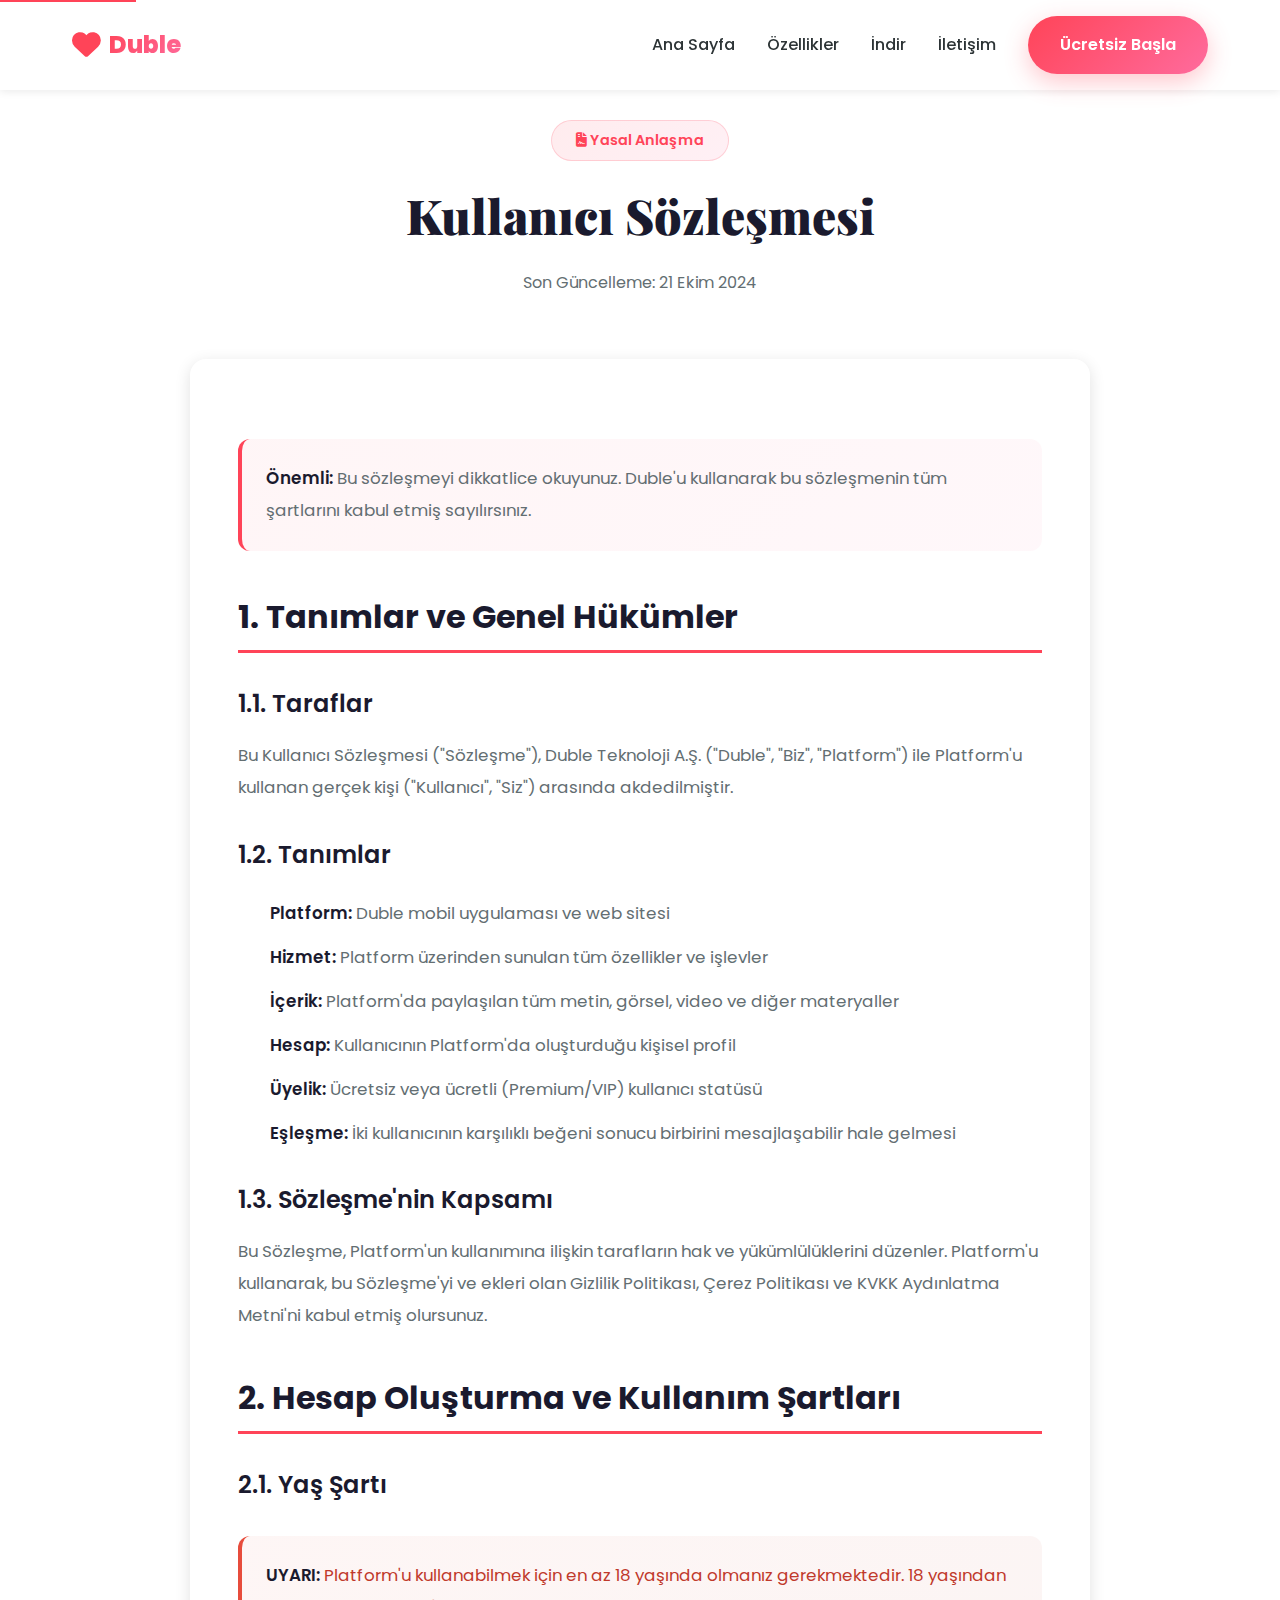
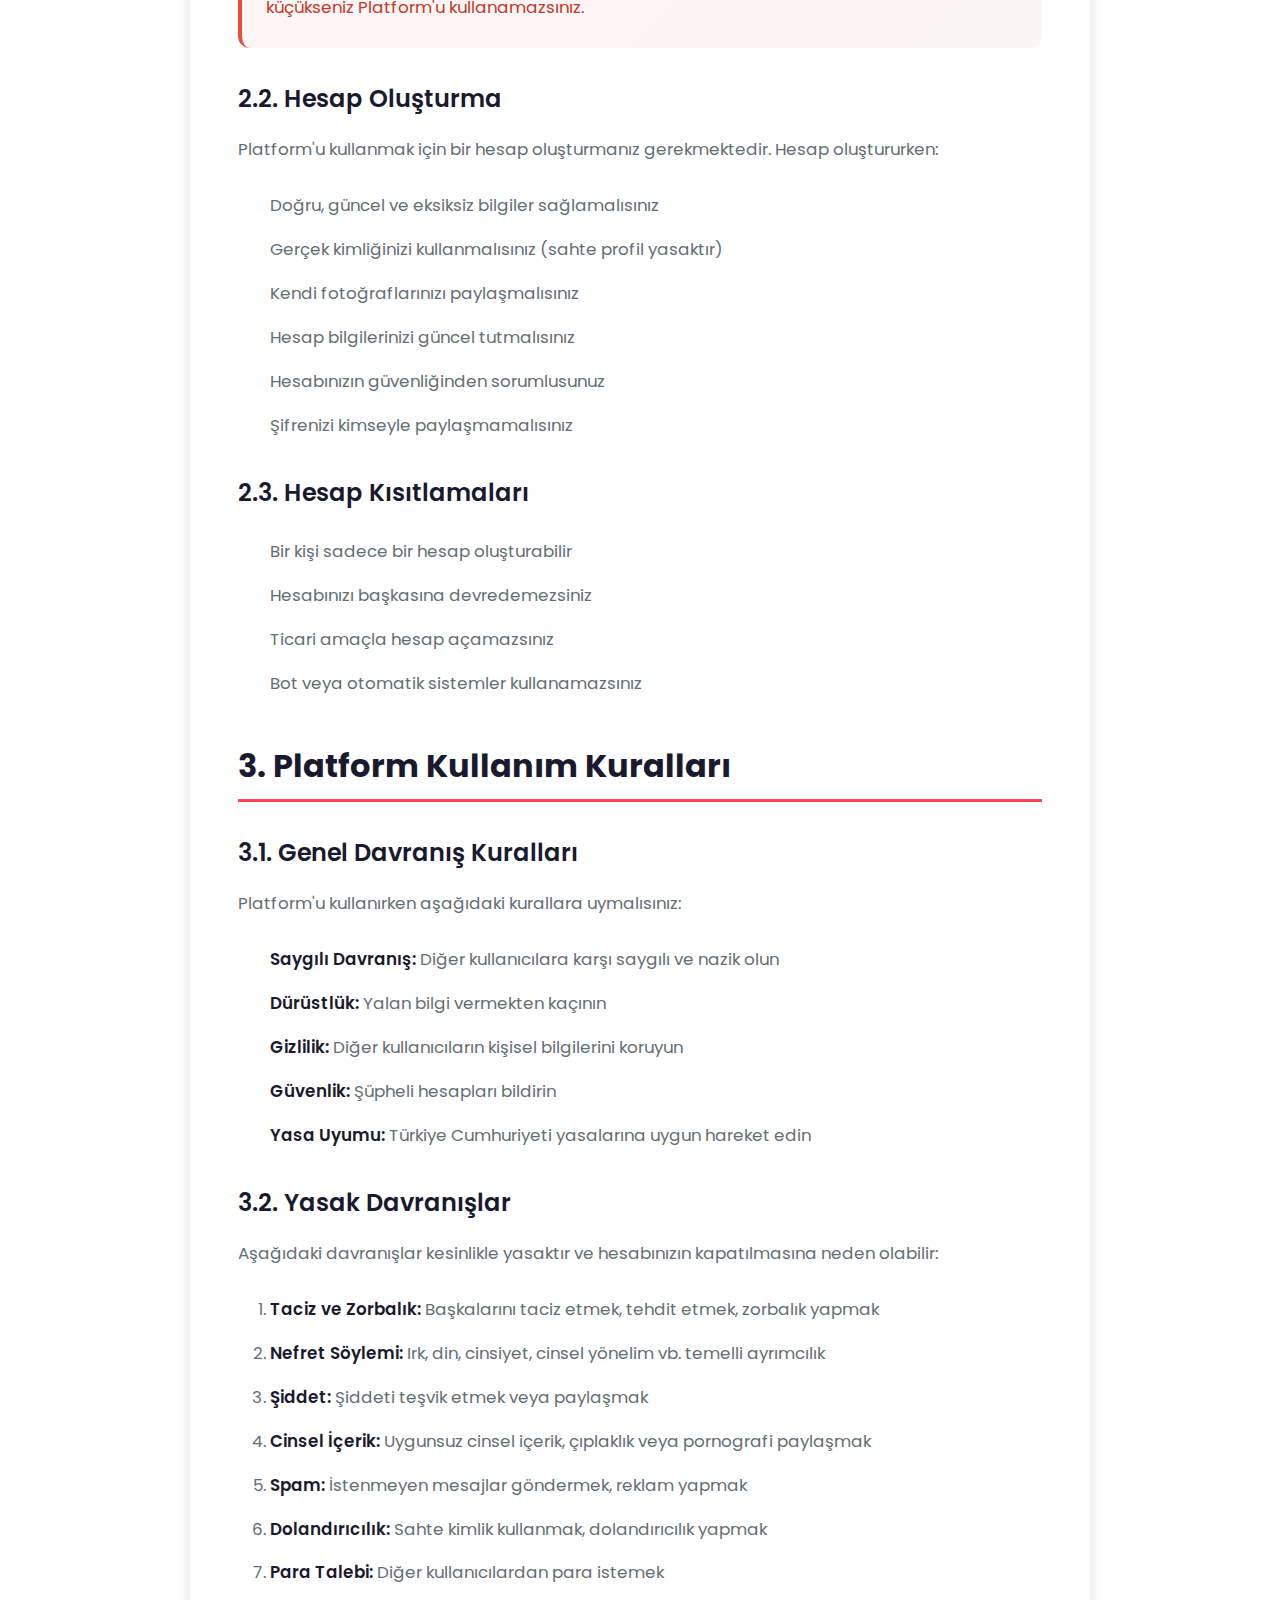
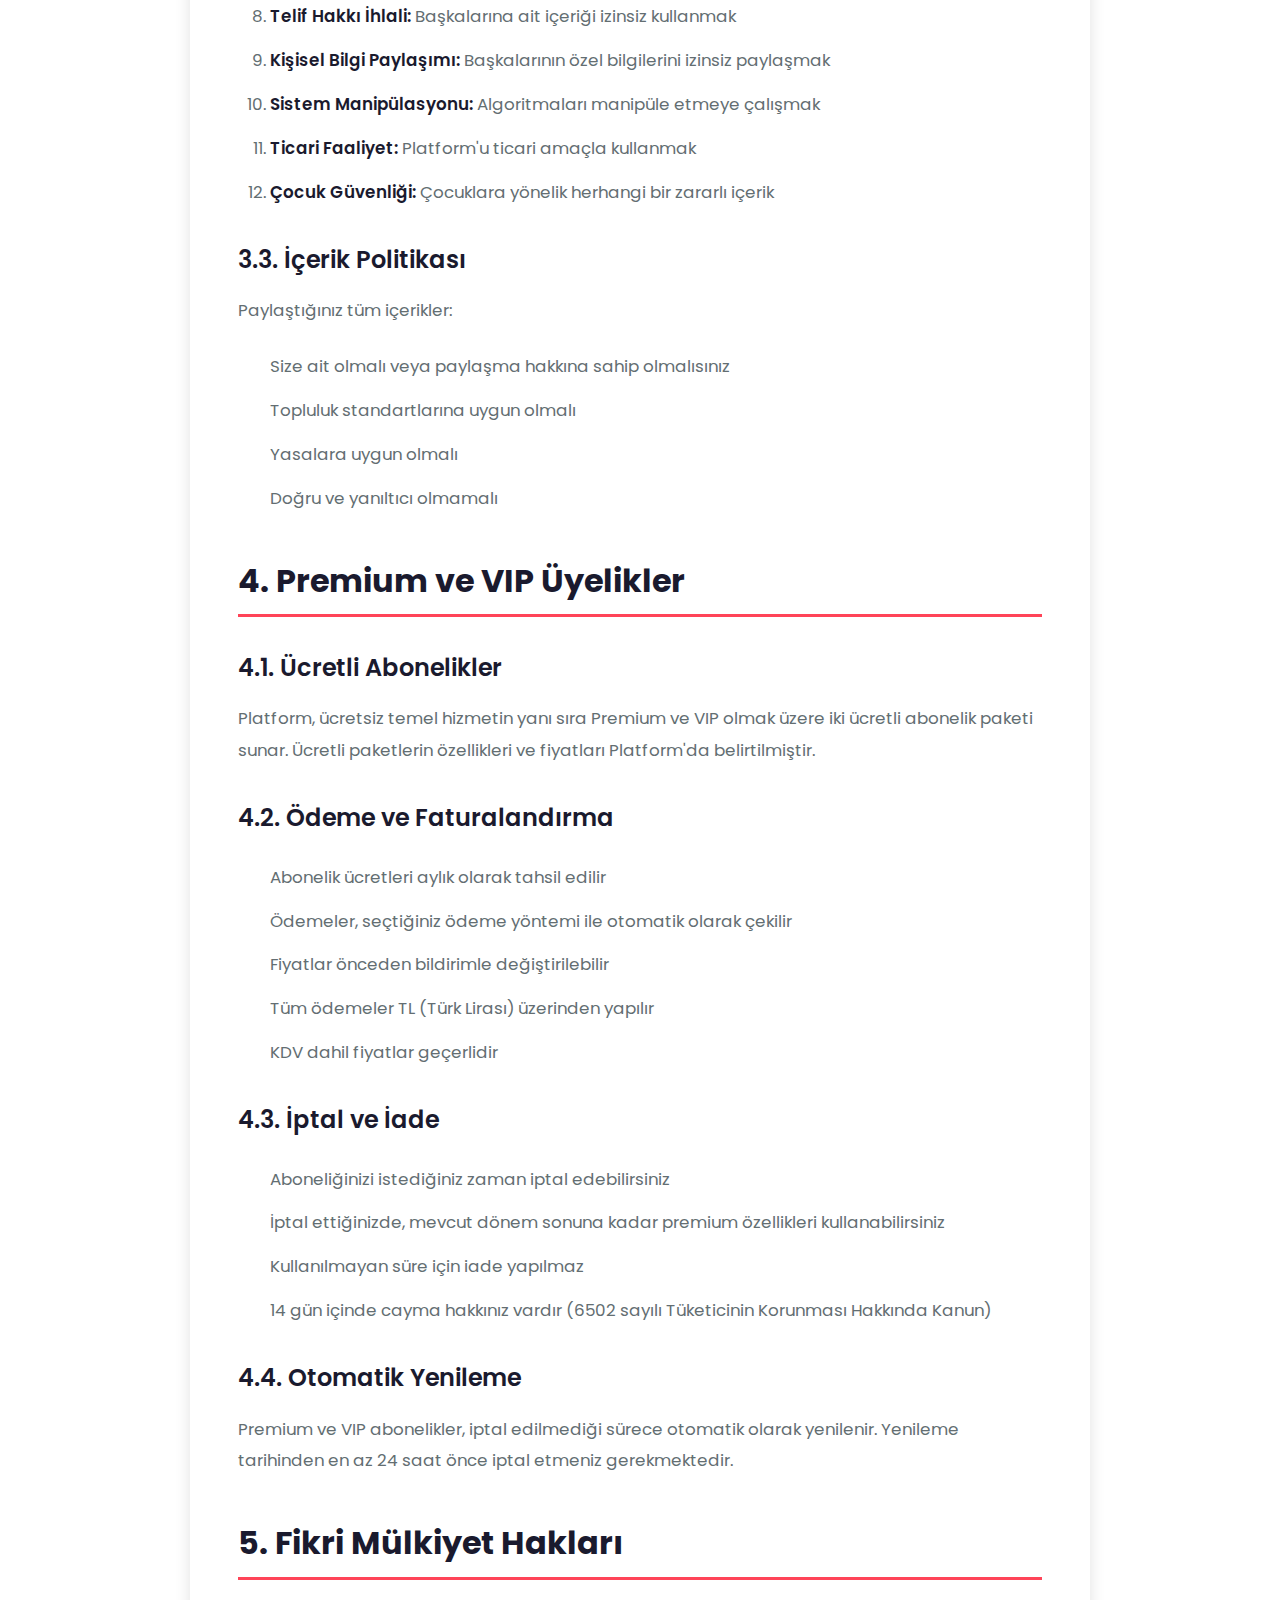
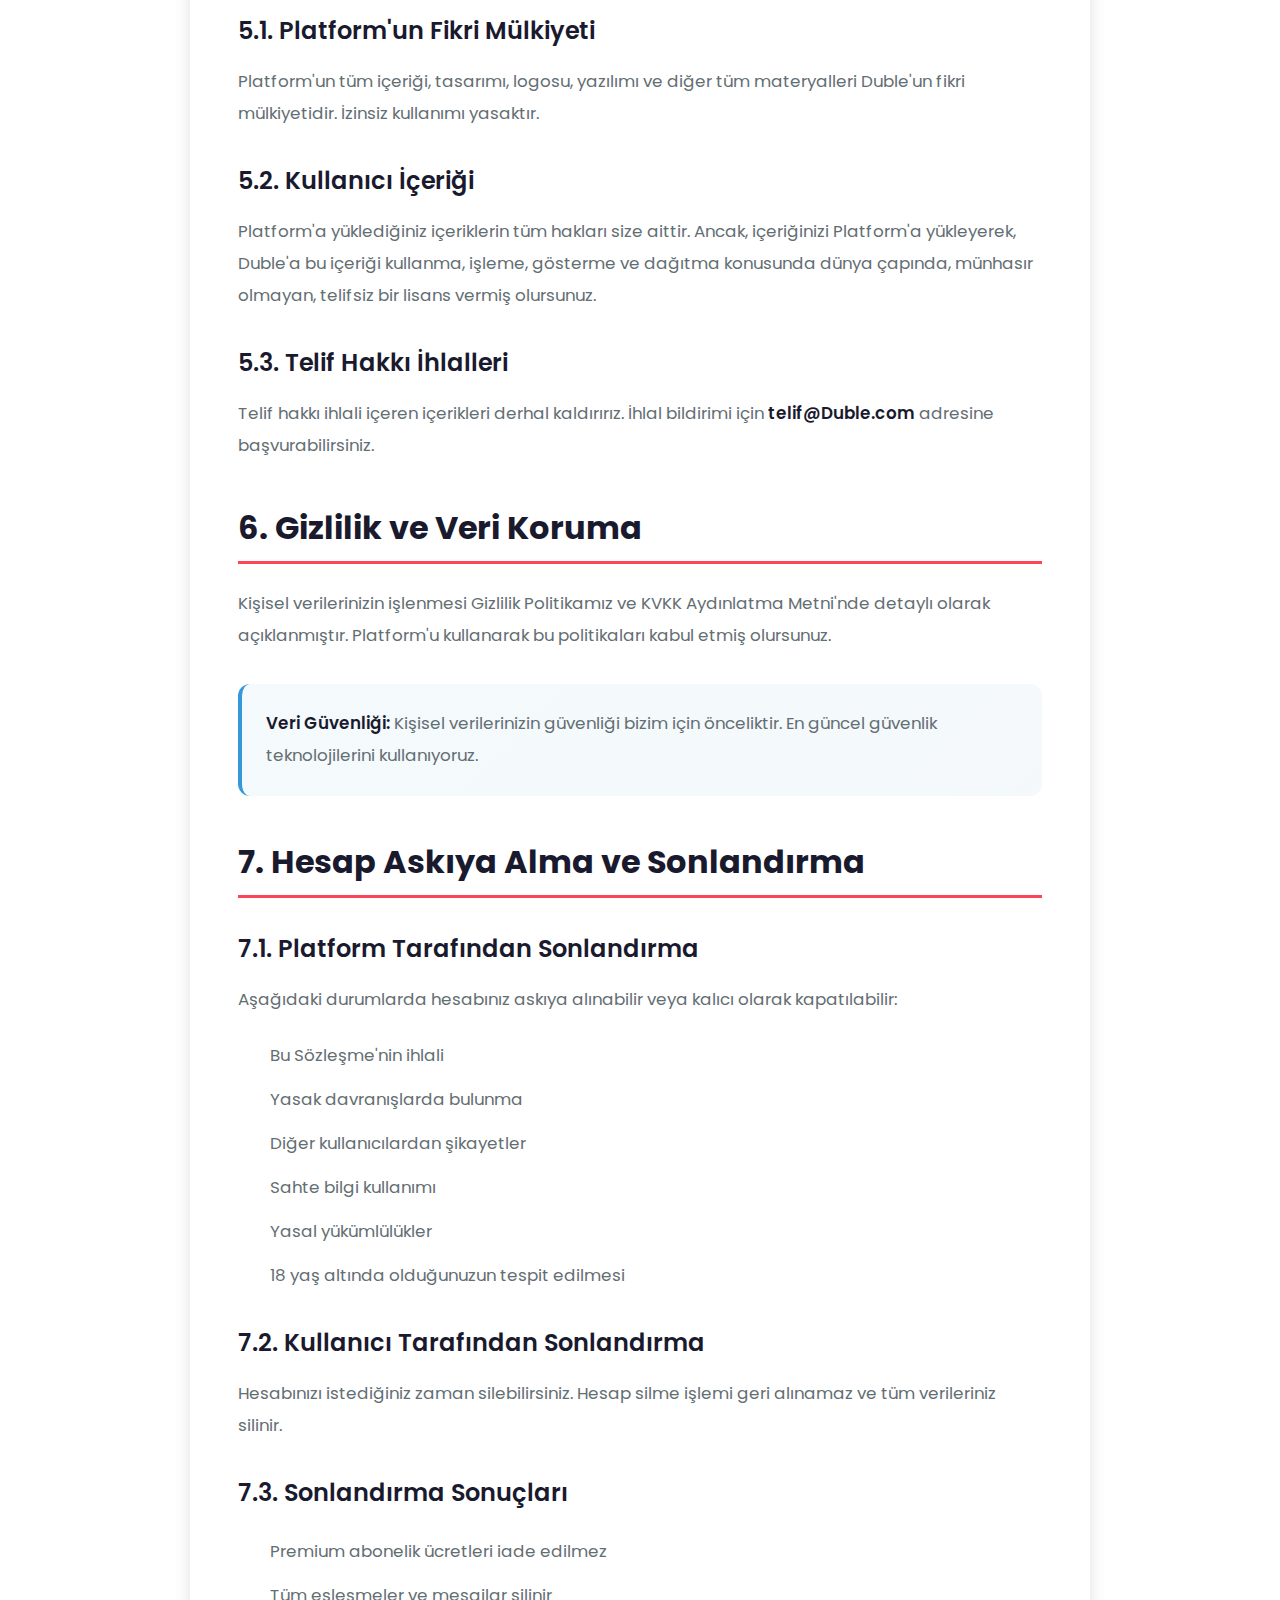
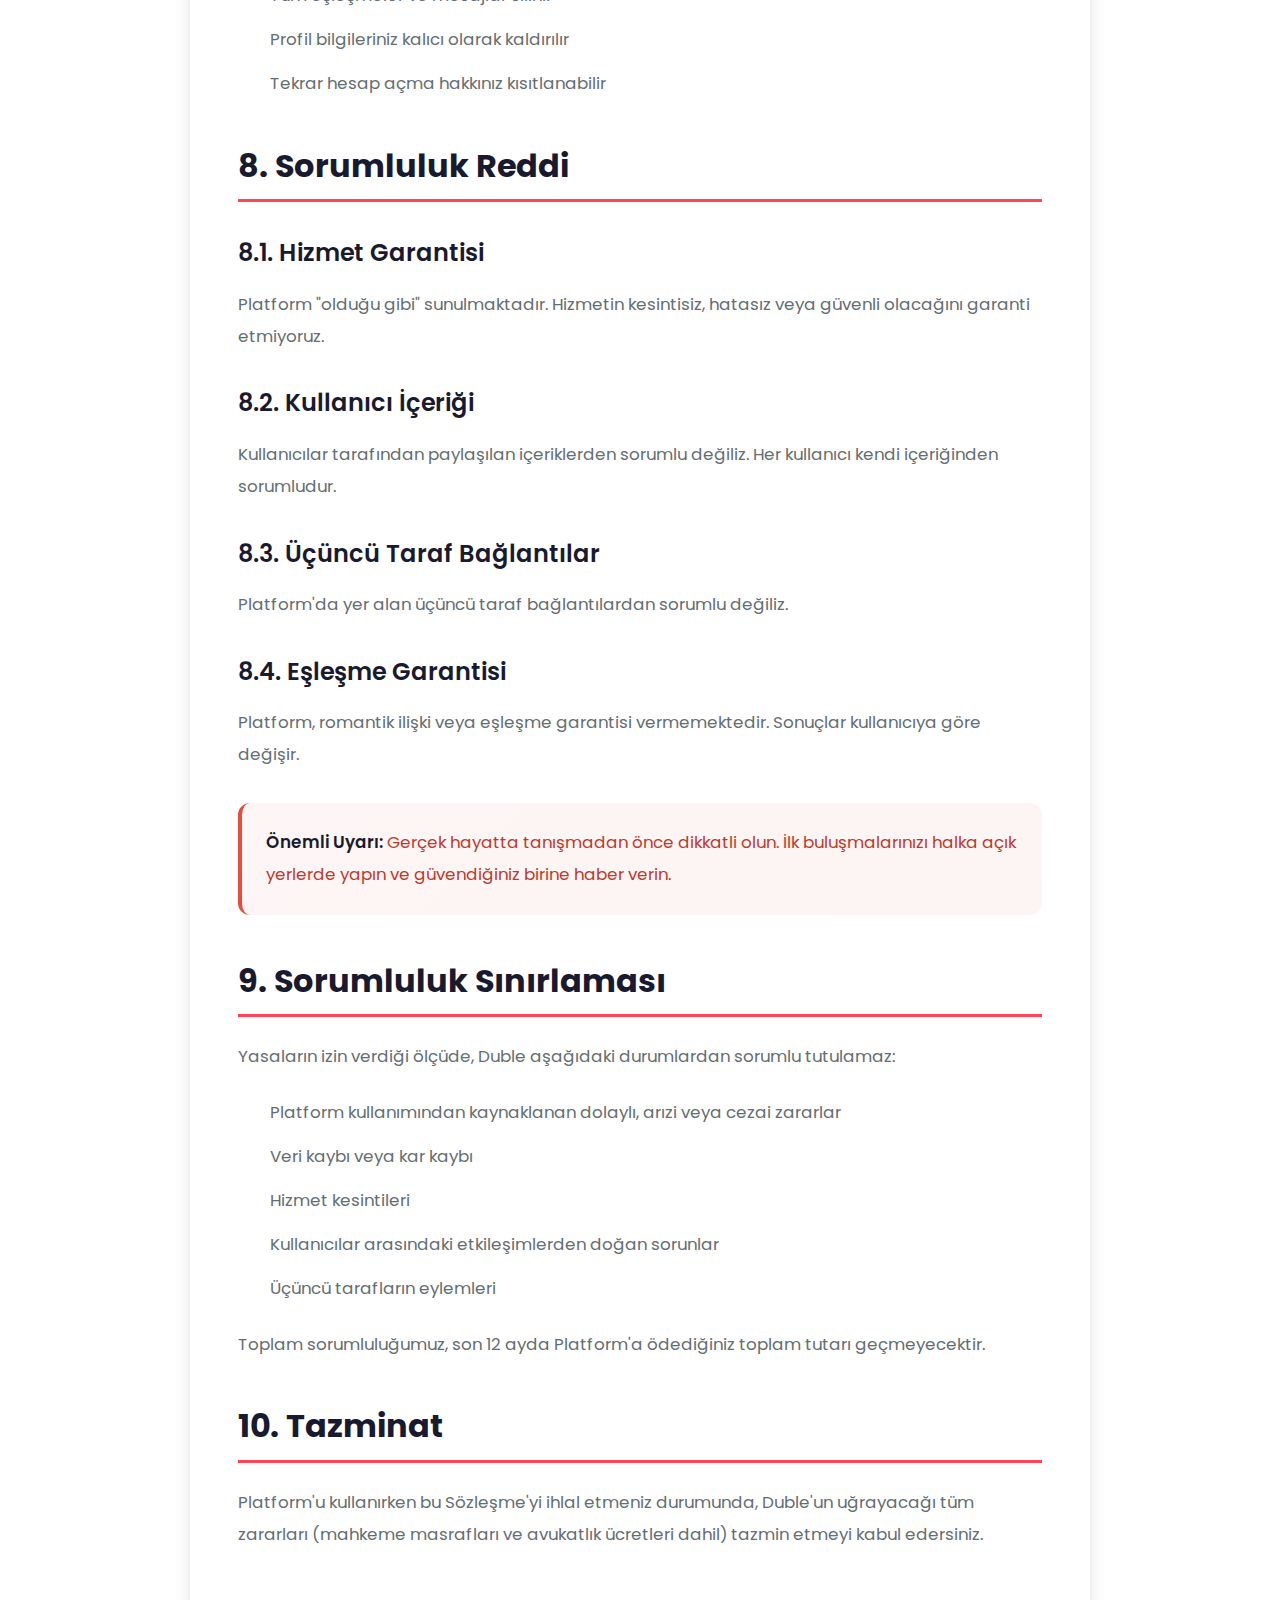
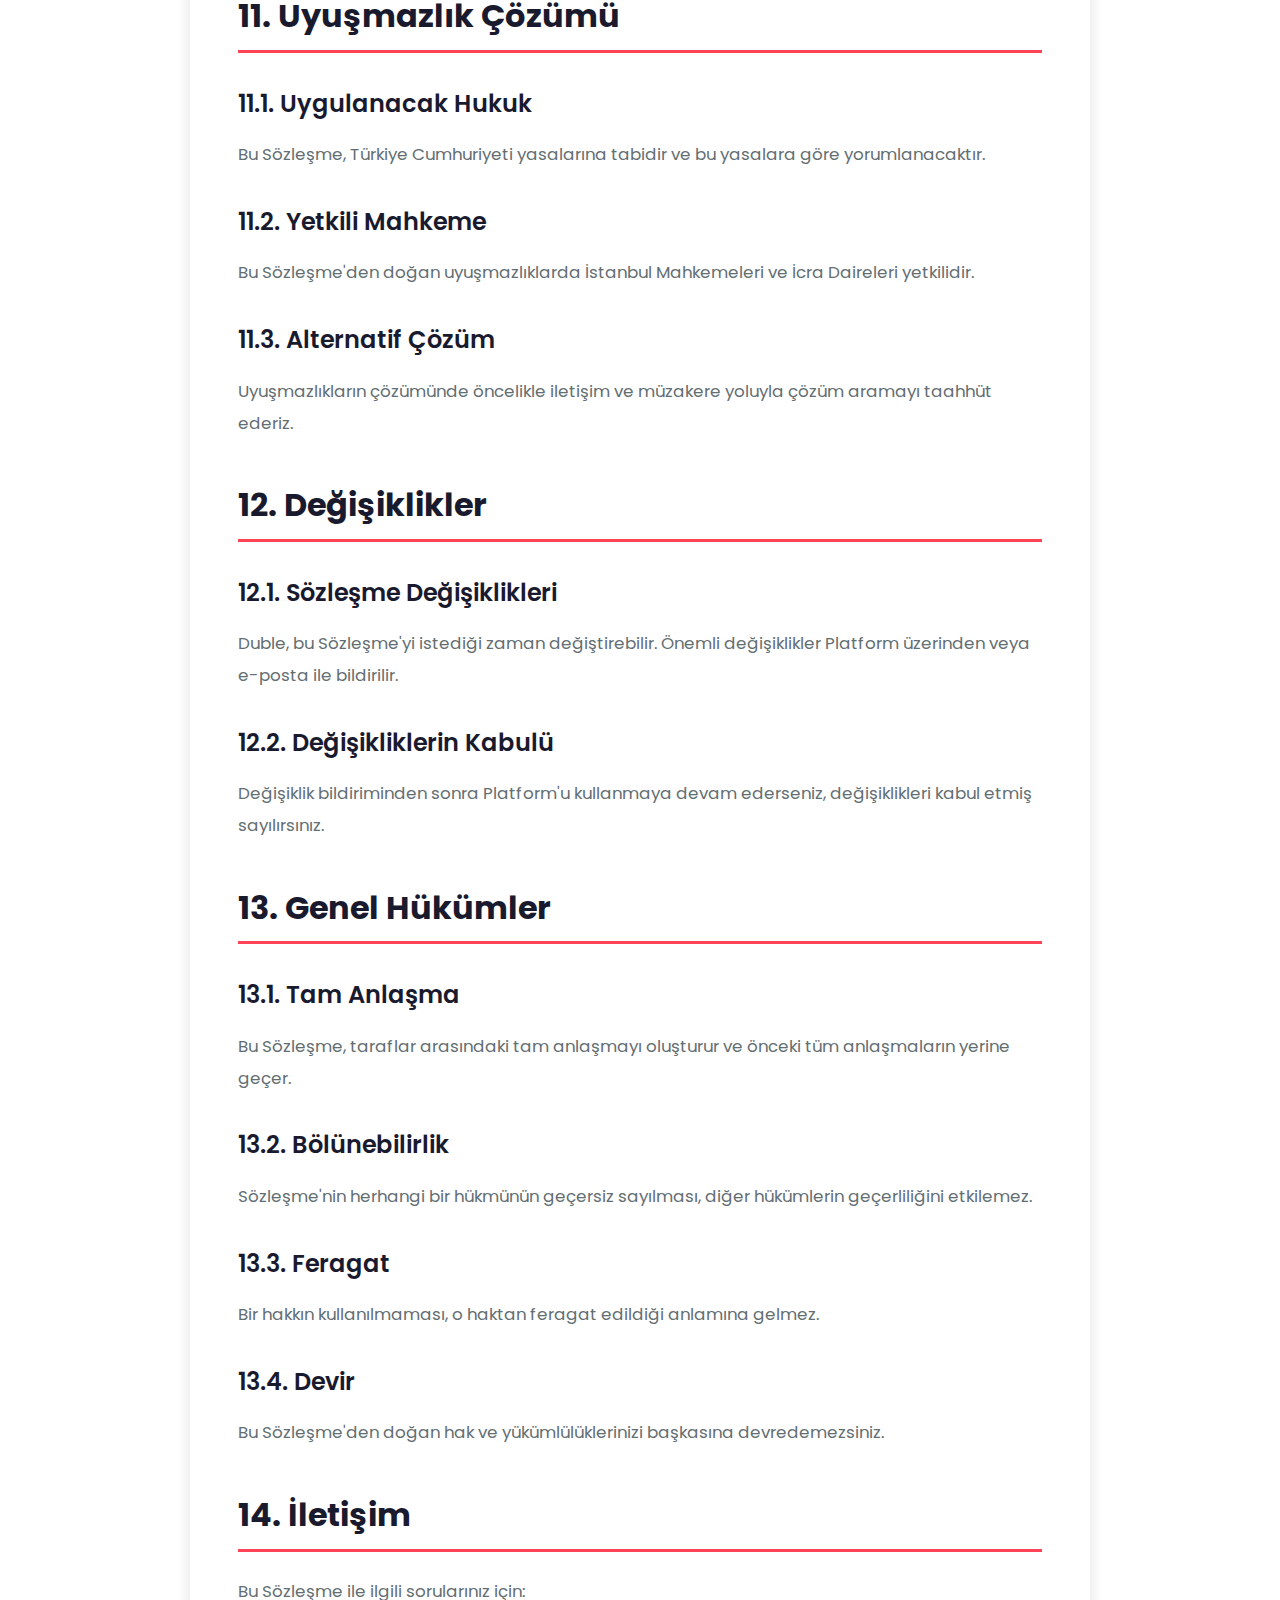
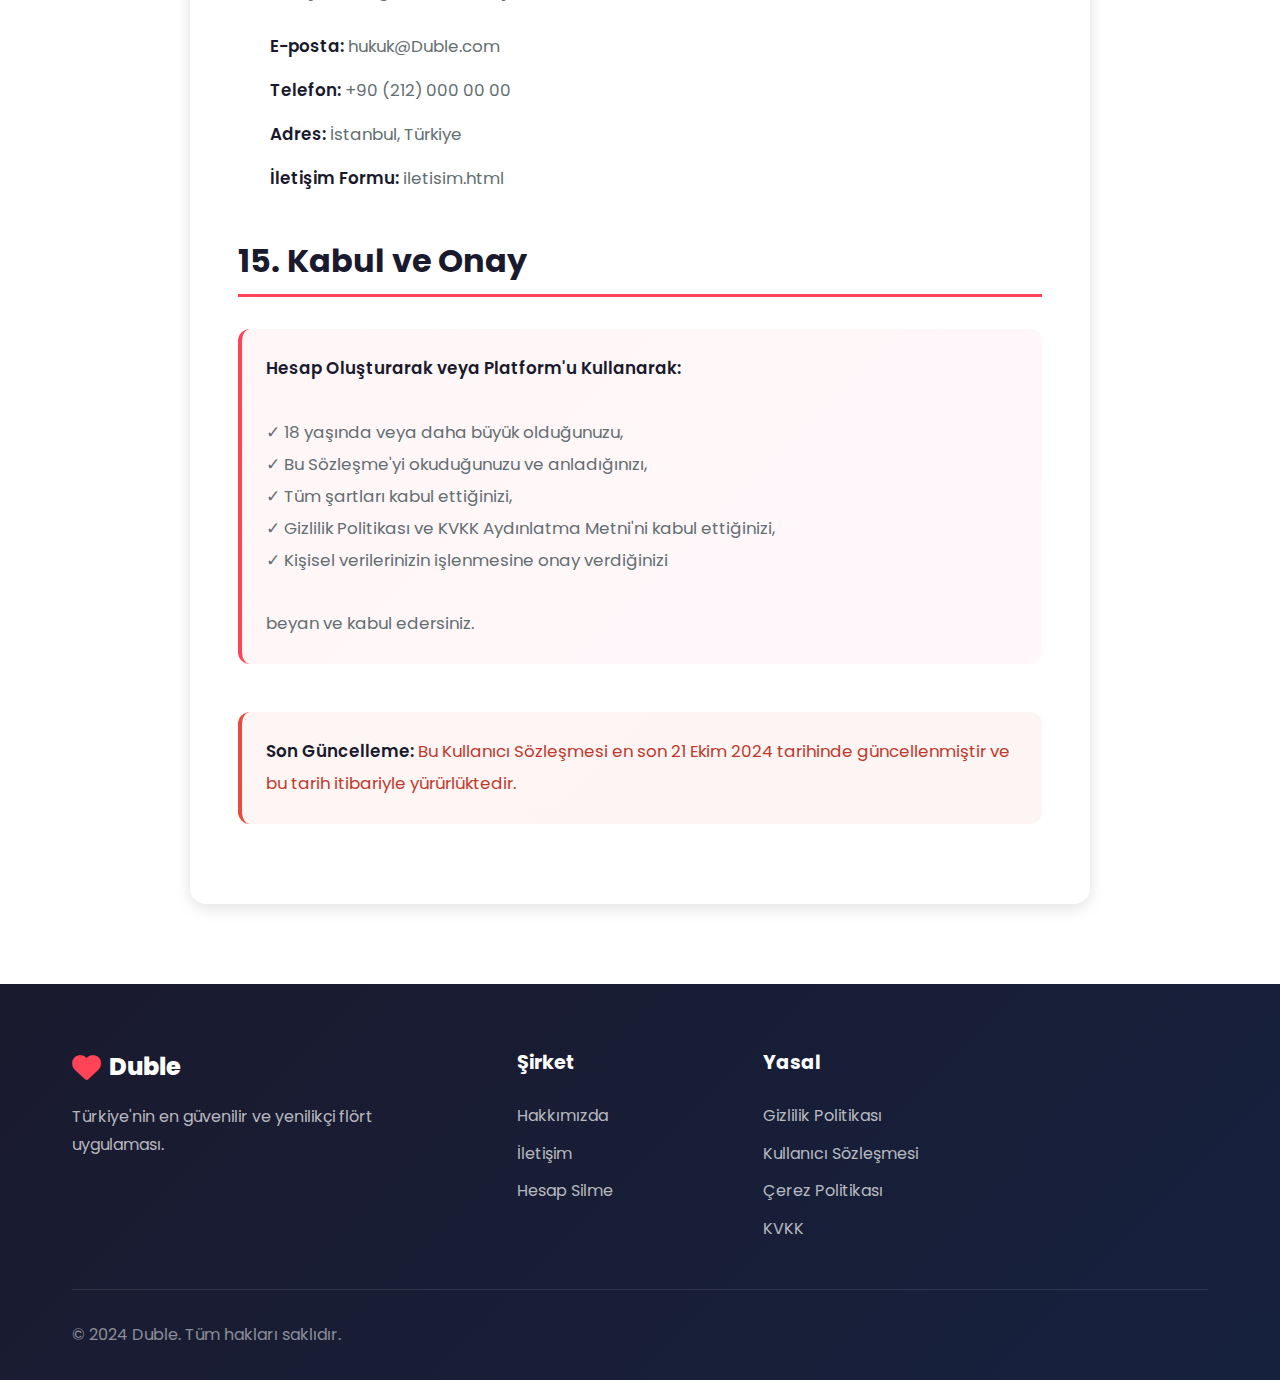
<file: landing-page/pages/kullanici-sozlesmesi.html>
<!DOCTYPE html>
<html lang="tr">
<head>
    <meta charset="UTF-8">
    <meta name="viewport" content="width=device-width, initial-scale=1.0">
    <meta name="description" content="Duble Kullanıcı Sözleşmesi - Platform kullanım şartları ve koşulları.">
    <title>Kullanıcı Sözleşmesi - Duble</title>

    <!-- Fonts -->
    <link rel="preconnect" href="https://fonts.googleapis.com">
    <link rel="preconnect" href="https://fonts.gstatic.com" crossorigin>
    <link href="https://fonts.googleapis.com/css2?family=Poppins:wght@300;400;500;600;700;800&family=Playfair+Display:wght@700;800;900&display=swap" rel="stylesheet">

    <!-- Font Awesome -->
    <link rel="stylesheet" href="https://cdnjs.cloudflare.com/ajax/libs/font-awesome/6.4.0/css/all.min.css">

    <!-- Styles -->
    <link rel="stylesheet" href="../css/style.css">

    <style>
        .legal-page {
            padding: 120px 0 80px;
            background: var(--white);
        }

        .legal-header {
            text-align: center;
            max-width: 800px;
            margin: 0 auto 4rem;
        }

        .legal-badge {
            display: inline-block;
            padding: 0.5rem 1.5rem;
            background: linear-gradient(135deg, rgba(255, 68, 88, 0.1), rgba(255, 107, 157, 0.1));
            border: 1px solid rgba(255, 68, 88, 0.2);
            border-radius: var(--radius-full);
            color: var(--primary-color);
            font-size: 0.9rem;
            font-weight: 600;
            margin-bottom: 1rem;
        }

        .legal-title {
            font-family: var(--font-display);
            font-size: 3rem;
            font-weight: 900;
            margin-bottom: 1rem;
            color: var(--dark-color);
        }

        .legal-date {
            color: var(--text-gray);
            font-size: 1rem;
        }

        .legal-content {
            max-width: 900px;
            margin: 0 auto;
            background: var(--white);
            padding: 3rem;
            border-radius: var(--radius-lg);
            box-shadow: var(--shadow-md);
        }

        .legal-content h2 {
            font-size: 2rem;
            font-weight: 700;
            color: var(--dark-color);
            margin: 2.5rem 0 1.5rem;
            padding-bottom: 0.5rem;
            border-bottom: 3px solid var(--primary-color);
        }

        .legal-content h3 {
            font-size: 1.5rem;
            font-weight: 600;
            color: var(--dark-color);
            margin: 2rem 0 1rem;
        }

        .legal-content p {
            color: var(--text-gray);
            line-height: 1.9;
            margin-bottom: 1.5rem;
            font-size: 1.05rem;
        }

        .legal-content ul,
        .legal-content ol {
            margin: 1.5rem 0;
            padding-left: 2rem;
        }

        .legal-content li {
            color: var(--text-gray);
            line-height: 1.9;
            margin-bottom: 0.75rem;
            font-size: 1.05rem;
        }

        .legal-content strong {
            color: var(--dark-color);
            font-weight: 600;
        }

        .highlight-box {
            background: linear-gradient(135deg, rgba(255, 68, 88, 0.05), rgba(255, 107, 157, 0.05));
            border-left: 4px solid var(--primary-color);
            padding: 1.5rem;
            border-radius: var(--radius-md);
            margin: 2rem 0;
        }

        .highlight-box p {
            margin-bottom: 0;
        }

        .warning-box {
            background: linear-gradient(135deg, rgba(231, 76, 60, 0.05), rgba(192, 57, 43, 0.05));
            border-left: 4px solid #e74c3c;
            padding: 1.5rem;
            border-radius: var(--radius-md);
            margin: 2rem 0;
        }

        .warning-box p {
            margin-bottom: 0;
            color: #c0392b;
        }

        .info-box {
            background: linear-gradient(135deg, rgba(52, 152, 219, 0.05), rgba(41, 128, 185, 0.05));
            border-left: 4px solid #3498db;
            padding: 1.5rem;
            border-radius: var(--radius-md);
            margin: 2rem 0;
        }

        .info-box p {
            margin-bottom: 0;
        }

        @media (max-width: 768px) {
            .legal-title {
                font-size: 2rem;
            }

            .legal-content {
                padding: 2rem 1.5rem;
            }

            .legal-content h2 {
                font-size: 1.5rem;
            }

            .legal-content h3 {
                font-size: 1.25rem;
            }
        }
    </style>
</head>
<body>
    <!-- Navigation -->
    <nav class="navbar" id="navbar">
        <div class="container">
            <div class="nav-wrapper">
                <a href="../index.html" class="logo">
                    <i class="fas fa-heart"></i>
                    <span class="logo-text">Duble</span>
                </a>
                <div class="nav-menu" id="navMenu">
                    <ul class="nav-list">
                        <li><a href="../index.html" class="nav-link">Ana Sayfa</a></li>
                        <li><a href="../index.html#features" class="nav-link">Özellikler</a></li>
                        <li><a href="../index.html#download" class="nav-link">İndir</a></li>
                        <li><a href="iletisim.html" class="nav-link">İletişim</a></li>
                    </ul>
                    <div class="nav-buttons">
                        <a href="../index.html#download" class="btn btn-primary">Ücretsiz Başla</a>
                    </div>
                </div>
                <button class="hamburger" id="hamburger">
                    <span></span>
                    <span></span>
                    <span></span>
                </button>
            </div>
        </div>
    </nav>

    <!-- Legal Page -->
    <section class="legal-page">
        <div class="container">
            <div class="legal-header">
                <span class="legal-badge">
                    <i class="fas fa-file-contract"></i> Yasal Anlaşma
                </span>
                <h1 class="legal-title">Kullanıcı Sözleşmesi</h1>
                <p class="legal-date">Son Güncelleme: 21 Ekim 2024</p>
            </div>

            <div class="legal-content">
                <div class="highlight-box">
                    <p><strong>Önemli:</strong> Bu sözleşmeyi dikkatlice okuyunuz. Duble'u kullanarak bu sözleşmenin tüm şartlarını kabul etmiş sayılırsınız.</p>
                </div>

                <h2>1. Tanımlar ve Genel Hükümler</h2>

                <h3>1.1. Taraflar</h3>
                <p>
                    Bu Kullanıcı Sözleşmesi ("Sözleşme"), Duble Teknoloji A.Ş. ("Duble", "Biz", "Platform") ile Platform'u kullanan gerçek kişi ("Kullanıcı", "Siz") arasında akdedilmiştir.
                </p>

                <h3>1.2. Tanımlar</h3>
                <ul>
                    <li><strong>Platform:</strong> Duble mobil uygulaması ve web sitesi</li>
                    <li><strong>Hizmet:</strong> Platform üzerinden sunulan tüm özellikler ve işlevler</li>
                    <li><strong>İçerik:</strong> Platform'da paylaşılan tüm metin, görsel, video ve diğer materyaller</li>
                    <li><strong>Hesap:</strong> Kullanıcının Platform'da oluşturduğu kişisel profil</li>
                    <li><strong>Üyelik:</strong> Ücretsiz veya ücretli (Premium/VIP) kullanıcı statüsü</li>
                    <li><strong>Eşleşme:</strong> İki kullanıcının karşılıklı beğeni sonucu birbirini mesajlaşabilir hale gelmesi</li>
                </ul>

                <h3>1.3. Sözleşme'nin Kapsamı</h3>
                <p>
                    Bu Sözleşme, Platform'un kullanımına ilişkin tarafların hak ve yükümlülüklerini düzenler. Platform'u kullanarak, bu Sözleşme'yi ve ekleri olan <a href="gizlilik-politikasi.html">Gizlilik Politikası</a>, <a href="cerez-politikasi.html">Çerez Politikası</a> ve <a href="kvkk.html">KVKK Aydınlatma Metni</a>'ni kabul etmiş olursunuz.
                </p>

                <h2>2. Hesap Oluşturma ve Kullanım Şartları</h2>

                <h3>2.1. Yaş Şartı</h3>
                <div class="warning-box">
                    <p><strong>UYARI:</strong> Platform'u kullanabilmek için en az 18 yaşında olmanız gerekmektedir. 18 yaşından küçükseniz Platform'u kullanamazsınız.</p>
                </div>

                <h3>2.2. Hesap Oluşturma</h3>
                <p>Platform'u kullanmak için bir hesap oluşturmanız gerekmektedir. Hesap oluştururken:</p>
                <ul>
                    <li>Doğru, güncel ve eksiksiz bilgiler sağlamalısınız</li>
                    <li>Gerçek kimliğinizi kullanmalısınız (sahte profil yasaktır)</li>
                    <li>Kendi fotoğraflarınızı paylaşmalısınız</li>
                    <li>Hesap bilgilerinizi güncel tutmalısınız</li>
                    <li>Hesabınızın güvenliğinden sorumlusunuz</li>
                    <li>Şifrenizi kimseyle paylaşmamalısınız</li>
                </ul>

                <h3>2.3. Hesap Kısıtlamaları</h3>
                <ul>
                    <li>Bir kişi sadece bir hesap oluşturabilir</li>
                    <li>Hesabınızı başkasına devredemezsiniz</li>
                    <li>Ticari amaçla hesap açamazsınız</li>
                    <li>Bot veya otomatik sistemler kullanamazsınız</li>
                </ul>

                <h2>3. Platform Kullanım Kuralları</h2>

                <h3>3.1. Genel Davranış Kuralları</h3>
                <p>Platform'u kullanırken aşağıdaki kurallara uymalısınız:</p>

                <ul>
                    <li><strong>Saygılı Davranış:</strong> Diğer kullanıcılara karşı saygılı ve nazik olun</li>
                    <li><strong>Dürüstlük:</strong> Yalan bilgi vermekten kaçının</li>
                    <li><strong>Gizlilik:</strong> Diğer kullanıcıların kişisel bilgilerini koruyun</li>
                    <li><strong>Güvenlik:</strong> Şüpheli hesapları bildirin</li>
                    <li><strong>Yasa Uyumu:</strong> Türkiye Cumhuriyeti yasalarına uygun hareket edin</li>
                </ul>

                <h3>3.2. Yasak Davranışlar</h3>
                <p>Aşağıdaki davranışlar kesinlikle yasaktır ve hesabınızın kapatılmasına neden olabilir:</p>

                <ol>
                    <li><strong>Taciz ve Zorbalık:</strong> Başkalarını taciz etmek, tehdit etmek, zorbalık yapmak</li>
                    <li><strong>Nefret Söylemi:</strong> Irk, din, cinsiyet, cinsel yönelim vb. temelli ayrımcılık</li>
                    <li><strong>Şiddet:</strong> Şiddeti teşvik etmek veya paylaşmak</li>
                    <li><strong>Cinsel İçerik:</strong> Uygunsuz cinsel içerik, çıplaklık veya pornografi paylaşmak</li>
                    <li><strong>Spam:</strong> İstenmeyen mesajlar göndermek, reklam yapmak</li>
                    <li><strong>Dolandırıcılık:</strong> Sahte kimlik kullanmak, dolandırıcılık yapmak</li>
                    <li><strong>Para Talebi:</strong> Diğer kullanıcılardan para istemek</li>
                    <li><strong>Telif Hakkı İhlali:</strong> Başkalarına ait içeriği izinsiz kullanmak</li>
                    <li><strong>Kişisel Bilgi Paylaşımı:</strong> Başkalarının özel bilgilerini izinsiz paylaşmak</li>
                    <li><strong>Sistem Manipülasyonu:</strong> Algoritmaları manipüle etmeye çalışmak</li>
                    <li><strong>Ticari Faaliyet:</strong> Platform'u ticari amaçla kullanmak</li>
                    <li><strong>Çocuk Güvenliği:</strong> Çocuklara yönelik herhangi bir zararlı içerik</li>
                </ol>

                <h3>3.3. İçerik Politikası</h3>
                <p>Paylaştığınız tüm içerikler:</p>
                <ul>
                    <li>Size ait olmalı veya paylaşma hakkına sahip olmalısınız</li>
                    <li>Topluluk standartlarına uygun olmalı</li>
                    <li>Yasalara uygun olmalı</li>
                    <li>Doğru ve yanıltıcı olmamalı</li>
                </ul>

                <h2>4. Premium ve VIP Üyelikler</h2>

                <h3>4.1. Ücretli Abonelikler</h3>
                <p>
                    Platform, ücretsiz temel hizmetin yanı sıra Premium ve VIP olmak üzere iki ücretli abonelik paketi sunar. Ücretli paketlerin özellikleri ve fiyatları Platform'da belirtilmiştir.
                </p>

                <h3>4.2. Ödeme ve Faturalandırma</h3>
                <ul>
                    <li>Abonelik ücretleri aylık olarak tahsil edilir</li>
                    <li>Ödemeler, seçtiğiniz ödeme yöntemi ile otomatik olarak çekilir</li>
                    <li>Fiyatlar önceden bildirimle değiştirilebilir</li>
                    <li>Tüm ödemeler TL (Türk Lirası) üzerinden yapılır</li>
                    <li>KDV dahil fiyatlar geçerlidir</li>
                </ul>

                <h3>4.3. İptal ve İade</h3>
                <ul>
                    <li>Aboneliğinizi istediğiniz zaman iptal edebilirsiniz</li>
                    <li>İptal ettiğinizde, mevcut dönem sonuna kadar premium özellikleri kullanabilirsiniz</li>
                    <li>Kullanılmayan süre için iade yapılmaz</li>
                    <li>14 gün içinde cayma hakkınız vardır (6502 sayılı Tüketicinin Korunması Hakkında Kanun)</li>
                </ul>

                <h3>4.4. Otomatik Yenileme</h3>
                <p>
                    Premium ve VIP abonelikler, iptal edilmediği sürece otomatik olarak yenilenir. Yenileme tarihinden en az 24 saat önce iptal etmeniz gerekmektedir.
                </p>

                <h2>5. Fikri Mülkiyet Hakları</h2>

                <h3>5.1. Platform'un Fikri Mülkiyeti</h3>
                <p>
                    Platform'un tüm içeriği, tasarımı, logosu, yazılımı ve diğer tüm materyalleri Duble'un fikri mülkiyetidir. İzinsiz kullanımı yasaktır.
                </p>

                <h3>5.2. Kullanıcı İçeriği</h3>
                <p>
                    Platform'a yüklediğiniz içeriklerin tüm hakları size aittir. Ancak, içeriğinizi Platform'a yükleyerek, Duble'a bu içeriği kullanma, işleme, gösterme ve dağıtma konusunda dünya çapında, münhasır olmayan, telifsiz bir lisans vermiş olursunuz.
                </p>

                <h3>5.3. Telif Hakkı İhlalleri</h3>
                <p>
                    Telif hakkı ihlali içeren içerikleri derhal kaldırırız. İhlal bildirimi için <strong>telif@Duble.com</strong> adresine başvurabilirsiniz.
                </p>

                <h2>6. Gizlilik ve Veri Koruma</h2>
                <p>
                    Kişisel verilerinizin işlenmesi <a href="gizlilik-politikasi.html">Gizlilik Politikamız</a> ve <a href="kvkk.html">KVKK Aydınlatma Metni</a>'nde detaylı olarak açıklanmıştır. Platform'u kullanarak bu politikaları kabul etmiş olursunuz.
                </p>

                <div class="info-box">
                    <p><strong>Veri Güvenliği:</strong> Kişisel verilerinizin güvenliği bizim için önceliktir. En güncel güvenlik teknolojilerini kullanıyoruz.</p>
                </div>

                <h2>7. Hesap Askıya Alma ve Sonlandırma</h2>

                <h3>7.1. Platform Tarafından Sonlandırma</h3>
                <p>Aşağıdaki durumlarda hesabınız askıya alınabilir veya kalıcı olarak kapatılabilir:</p>
                <ul>
                    <li>Bu Sözleşme'nin ihlali</li>
                    <li>Yasak davranışlarda bulunma</li>
                    <li>Diğer kullanıcılardan şikayetler</li>
                    <li>Sahte bilgi kullanımı</li>
                    <li>Yasal yükümlülükler</li>
                    <li>18 yaş altında olduğunuzun tespit edilmesi</li>
                </ul>

                <h3>7.2. Kullanıcı Tarafından Sonlandırma</h3>
                <p>
                    Hesabınızı istediğiniz zaman silebilirsiniz. Hesap silme işlemi geri alınamaz ve tüm verileriniz silinir.
                </p>

                <h3>7.3. Sonlandırma Sonuçları</h3>
                <ul>
                    <li>Premium abonelik ücretleri iade edilmez</li>
                    <li>Tüm eşleşmeler ve mesajlar silinir</li>
                    <li>Profil bilgileriniz kalıcı olarak kaldırılır</li>
                    <li>Tekrar hesap açma hakkınız kısıtlanabilir</li>
                </ul>

                <h2>8. Sorumluluk Reddi</h2>

                <h3>8.1. Hizmet Garantisi</h3>
                <p>
                    Platform "olduğu gibi" sunulmaktadır. Hizmetin kesintisiz, hatasız veya güvenli olacağını garanti etmiyoruz.
                </p>

                <h3>8.2. Kullanıcı İçeriği</h3>
                <p>
                    Kullanıcılar tarafından paylaşılan içeriklerden sorumlu değiliz. Her kullanıcı kendi içeriğinden sorumludur.
                </p>

                <h3>8.3. Üçüncü Taraf Bağlantılar</h3>
                <p>
                    Platform'da yer alan üçüncü taraf bağlantılardan sorumlu değiliz.
                </p>

                <h3>8.4. Eşleşme Garantisi</h3>
                <p>
                    Platform, romantik ilişki veya eşleşme garantisi vermemektedir. Sonuçlar kullanıcıya göre değişir.
                </p>

                <div class="warning-box">
                    <p><strong>Önemli Uyarı:</strong> Gerçek hayatta tanışmadan önce dikkatli olun. İlk buluşmalarınızı halka açık yerlerde yapın ve güvendiğiniz birine haber verin.</p>
                </div>

                <h2>9. Sorumluluk Sınırlaması</h2>
                <p>
                    Yasaların izin verdiği ölçüde, Duble aşağıdaki durumlardan sorumlu tutulamaz:
                </p>
                <ul>
                    <li>Platform kullanımından kaynaklanan dolaylı, arızi veya cezai zararlar</li>
                    <li>Veri kaybı veya kar kaybı</li>
                    <li>Hizmet kesintileri</li>
                    <li>Kullanıcılar arasındaki etkileşimlerden doğan sorunlar</li>
                    <li>Üçüncü tarafların eylemleri</li>
                </ul>

                <p>
                    Toplam sorumluluğumuz, son 12 ayda Platform'a ödediğiniz toplam tutarı geçmeyecektir.
                </p>

                <h2>10. Tazminat</h2>
                <p>
                    Platform'u kullanırken bu Sözleşme'yi ihlal etmeniz durumunda, Duble'un uğrayacağı tüm zararları (mahkeme masrafları ve avukatlık ücretleri dahil) tazmin etmeyi kabul edersiniz.
                </p>

                <h2>11. Uyuşmazlık Çözümü</h2>

                <h3>11.1. Uygulanacak Hukuk</h3>
                <p>
                    Bu Sözleşme, Türkiye Cumhuriyeti yasalarına tabidir ve bu yasalara göre yorumlanacaktır.
                </p>

                <h3>11.2. Yetkili Mahkeme</h3>
                <p>
                    Bu Sözleşme'den doğan uyuşmazlıklarda İstanbul Mahkemeleri ve İcra Daireleri yetkilidir.
                </p>

                <h3>11.3. Alternatif Çözüm</h3>
                <p>
                    Uyuşmazlıkların çözümünde öncelikle iletişim ve müzakere yoluyla çözüm aramayı taahhüt ederiz.
                </p>

                <h2>12. Değişiklikler</h2>

                <h3>12.1. Sözleşme Değişiklikleri</h3>
                <p>
                    Duble, bu Sözleşme'yi istediği zaman değiştirebilir. Önemli değişiklikler Platform üzerinden veya e-posta ile bildirilir.
                </p>

                <h3>12.2. Değişikliklerin Kabulü</h3>
                <p>
                    Değişiklik bildiriminden sonra Platform'u kullanmaya devam ederseniz, değişiklikleri kabul etmiş sayılırsınız.
                </p>

                <h2>13. Genel Hükümler</h2>

                <h3>13.1. Tam Anlaşma</h3>
                <p>
                    Bu Sözleşme, taraflar arasındaki tam anlaşmayı oluşturur ve önceki tüm anlaşmaların yerine geçer.
                </p>

                <h3>13.2. Bölünebilirlik</h3>
                <p>
                    Sözleşme'nin herhangi bir hükmünün geçersiz sayılması, diğer hükümlerin geçerliliğini etkilemez.
                </p>

                <h3>13.3. Feragat</h3>
                <p>
                    Bir hakkın kullanılmaması, o haktan feragat edildiği anlamına gelmez.
                </p>

                <h3>13.4. Devir</h3>
                <p>
                    Bu Sözleşme'den doğan hak ve yükümlülüklerinizi başkasına devredemezsiniz.
                </p>

                <h2>14. İletişim</h2>
                <p>
                    Bu Sözleşme ile ilgili sorularınız için:
                </p>
                <ul>
                    <li><strong>E-posta:</strong> hukuk@Duble.com</li>
                    <li><strong>Telefon:</strong> +90 (212) 000 00 00</li>
                    <li><strong>Adres:</strong> İstanbul, Türkiye</li>
                    <li><strong>İletişim Formu:</strong> <a href="iletisim.html">iletisim.html</a></li>
                </ul>

                <h2>15. Kabul ve Onay</h2>
                <div class="highlight-box">
                    <p>
                        <strong>Hesap Oluşturarak veya Platform'u Kullanarak:</strong>
                        <br><br>
                        ✓ 18 yaşında veya daha büyük olduğunuzu,<br>
                        ✓ Bu Sözleşme'yi okuduğunuzu ve anladığınızı,<br>
                        ✓ Tüm şartları kabul ettiğinizi,<br>
                        ✓ <a href="gizlilik-politikasi.html">Gizlilik Politikası</a> ve <a href="kvkk.html">KVKK Aydınlatma Metni</a>'ni kabul ettiğinizi,<br>
                        ✓ Kişisel verilerinizin işlenmesine onay verdiğinizi
                        <br><br>
                        beyan ve kabul edersiniz.
                    </p>
                </div>

                <div class="warning-box" style="margin-top: 3rem;">
                    <p><strong>Son Güncelleme:</strong> Bu Kullanıcı Sözleşmesi en son 21 Ekim 2024 tarihinde güncellenmiştir ve bu tarih itibariyle yürürlüktedir.</p>
                </div>
            </div>
        </div>
    </section>

    <!-- Footer -->
    <footer class="footer">
        <div class="container">
            <div class="footer-content">
                <div class="footer-column">
                    <div class="footer-logo">
                        <i class="fas fa-heart"></i>
                        <span>Duble</span>
                    </div>
                    <p class="footer-description">
                        Türkiye'nin en güvenilir ve yenilikçi flört uygulaması.
                    </p>
                </div>
                <div class="footer-column">
                    <h4 class="footer-title">Şirket</h4>
                    <ul class="footer-links">
                        <li><a href="hakkimizda.html">Hakkımızda</a></li>
                        <li><a href="iletisim.html">İletişim</a></li>
                        <li><a href="hesap-silme.html">Hesap Silme</a></li>
                    </ul>
                </div>
                <div class="footer-column">
                    <h4 class="footer-title">Yasal</h4>
                    <ul class="footer-links">
                        <li><a href="gizlilik-politikasi.html">Gizlilik Politikası</a></li>
                        <li><a href="kullanici-sozlesmesi.html">Kullanıcı Sözleşmesi</a></li>
                        <li><a href="cerez-politikasi.html">Çerez Politikası</a></li>
                        <li><a href="kvkk.html">KVKK</a></li>
                    </ul>
                </div>
            </div>
            <div class="footer-bottom">
                <p>&copy; 2024 Duble. Tüm hakları saklıdır.</p>
            </div>
        </div>
    </footer>

    <!-- Scroll to Top Button -->
    <button class="scroll-to-top" id="scrollToTop">
        <i class="fas fa-arrow-up"></i>
    </button>

    <!-- JavaScript -->
    <script src="../js/main.js"></script>
</body>
</html>
</file>
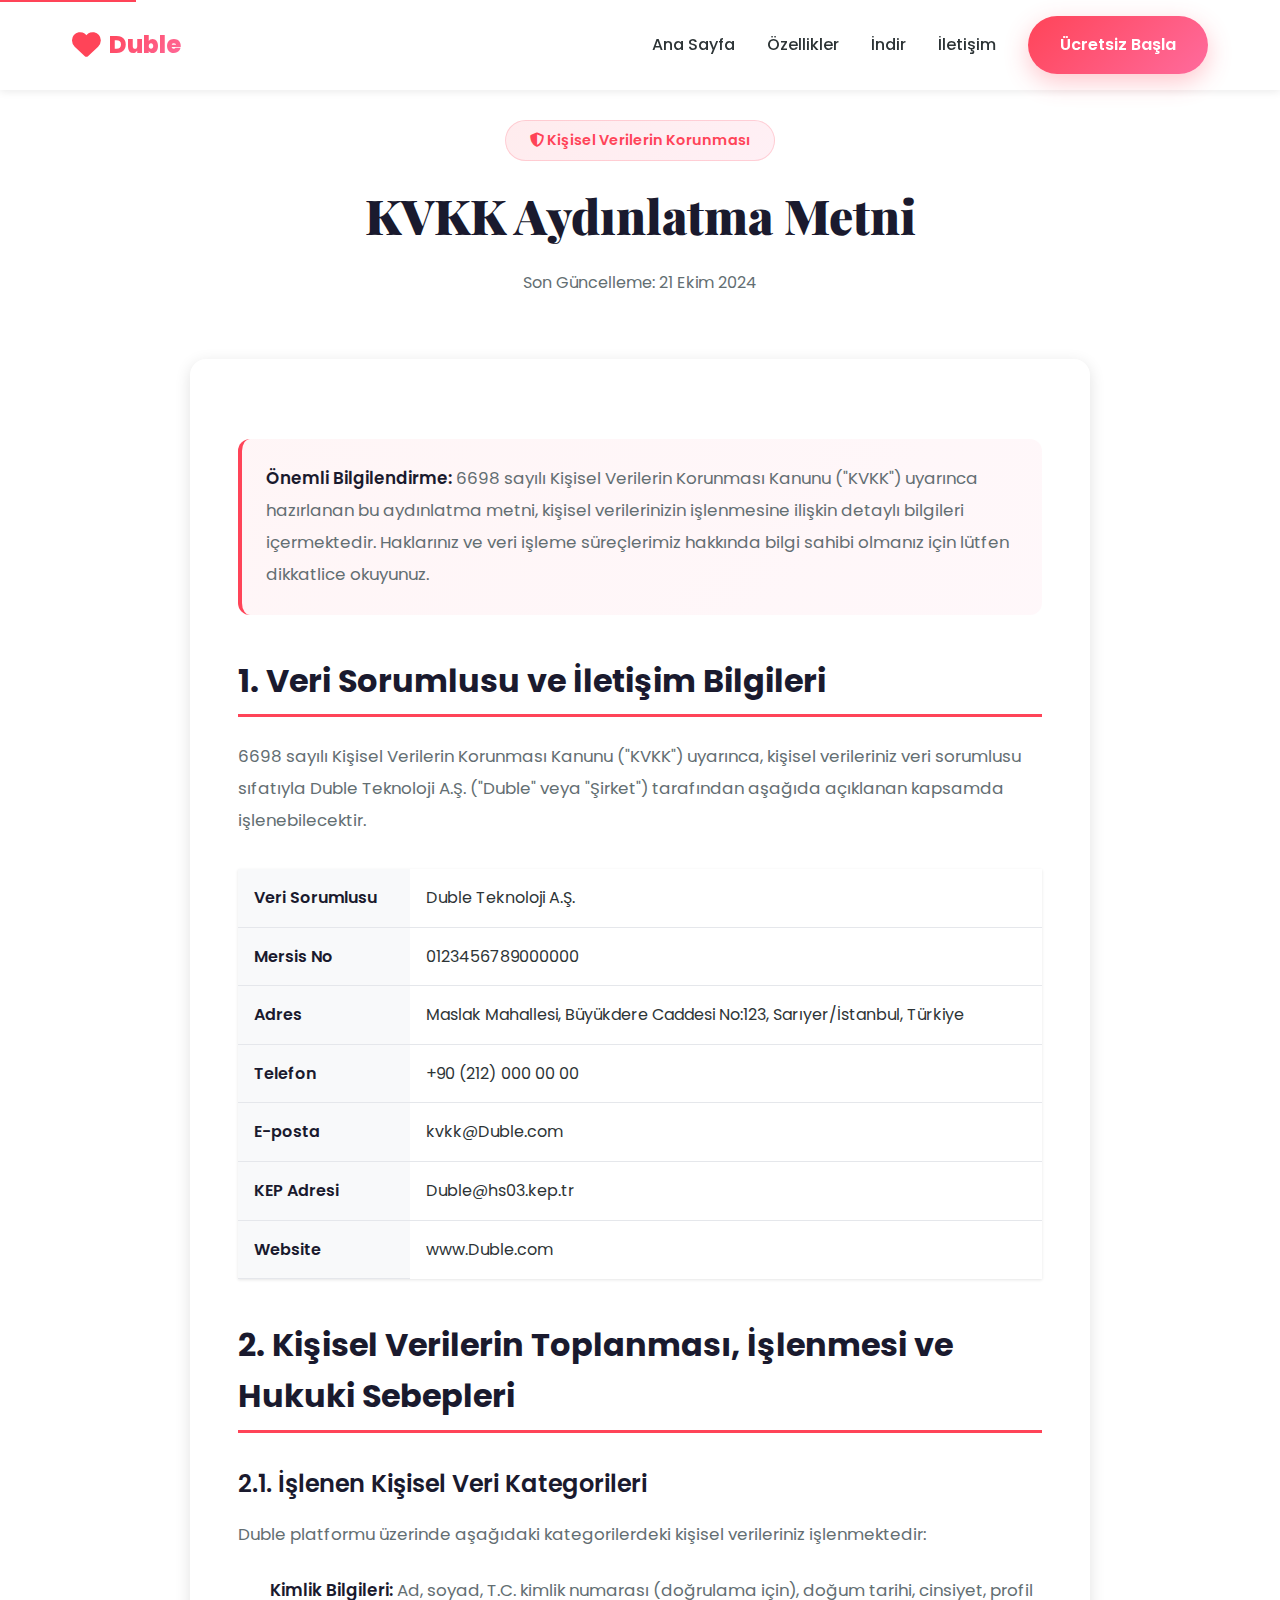
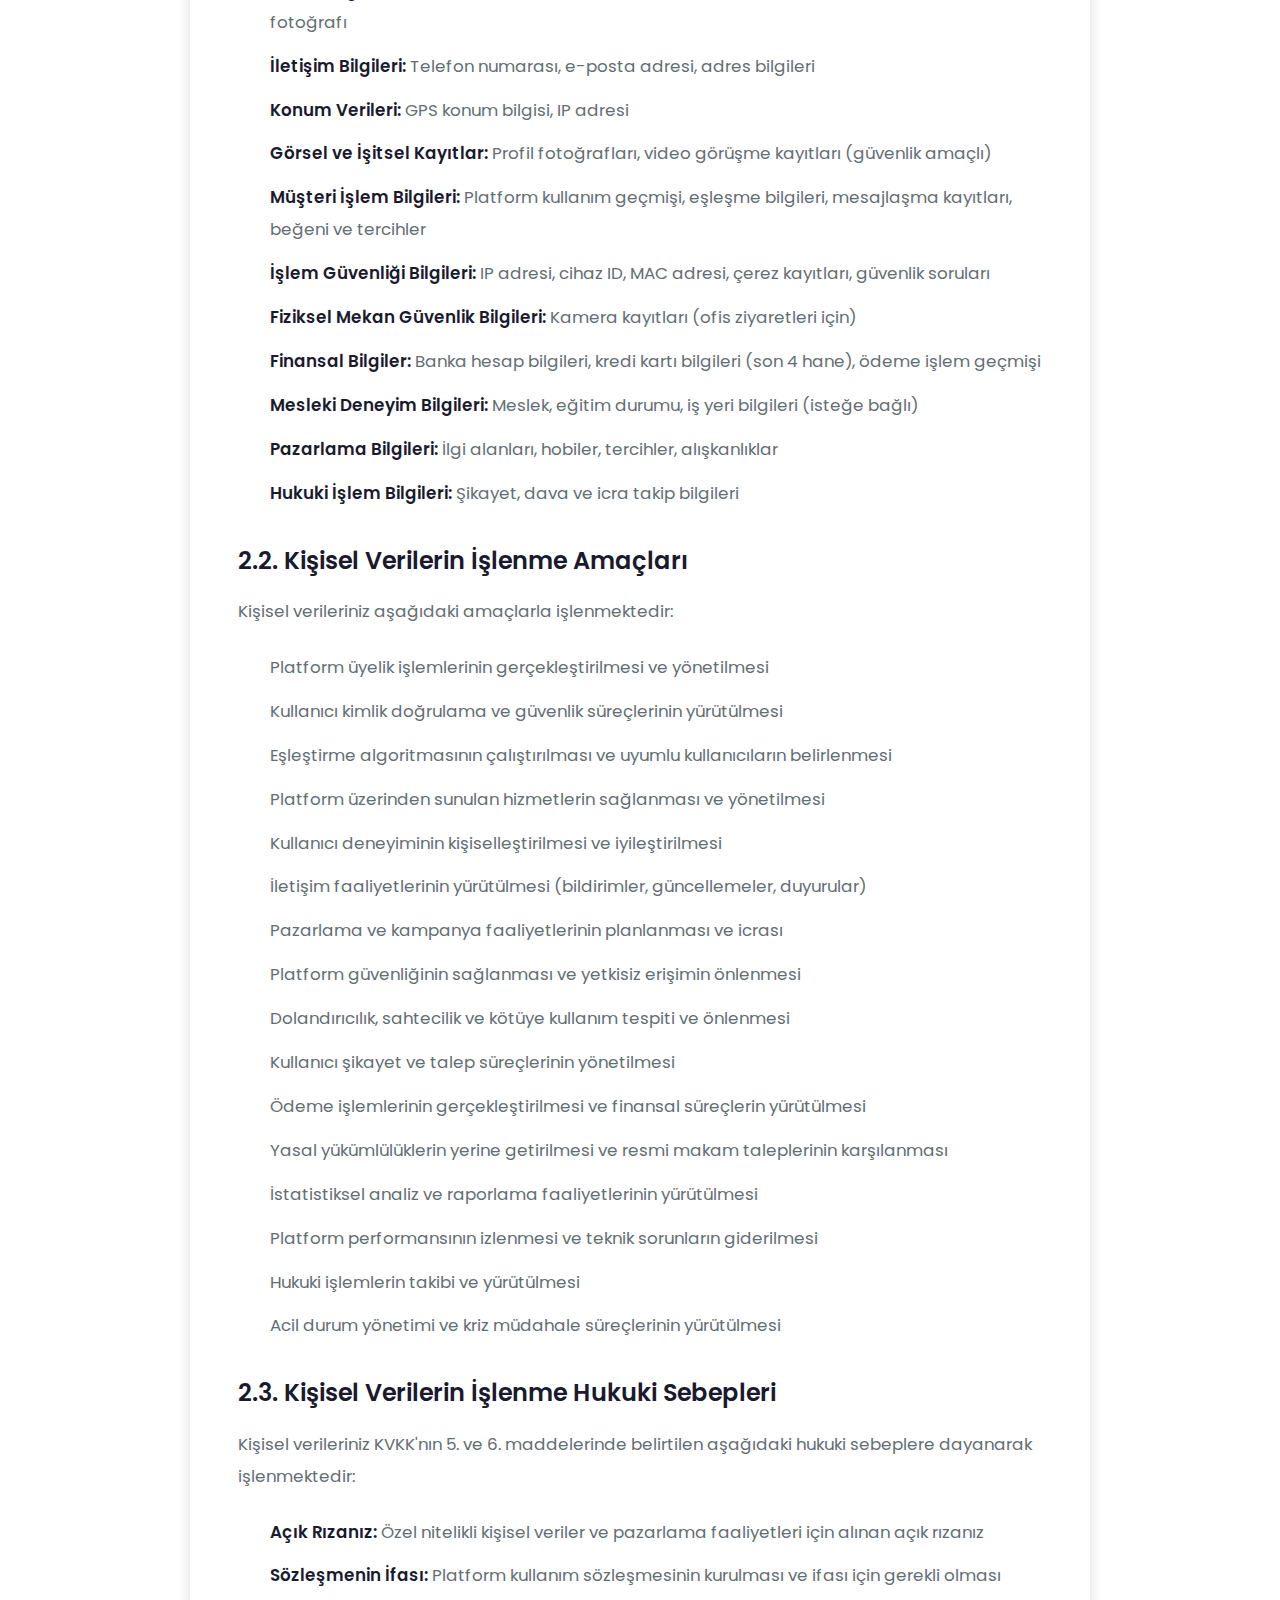
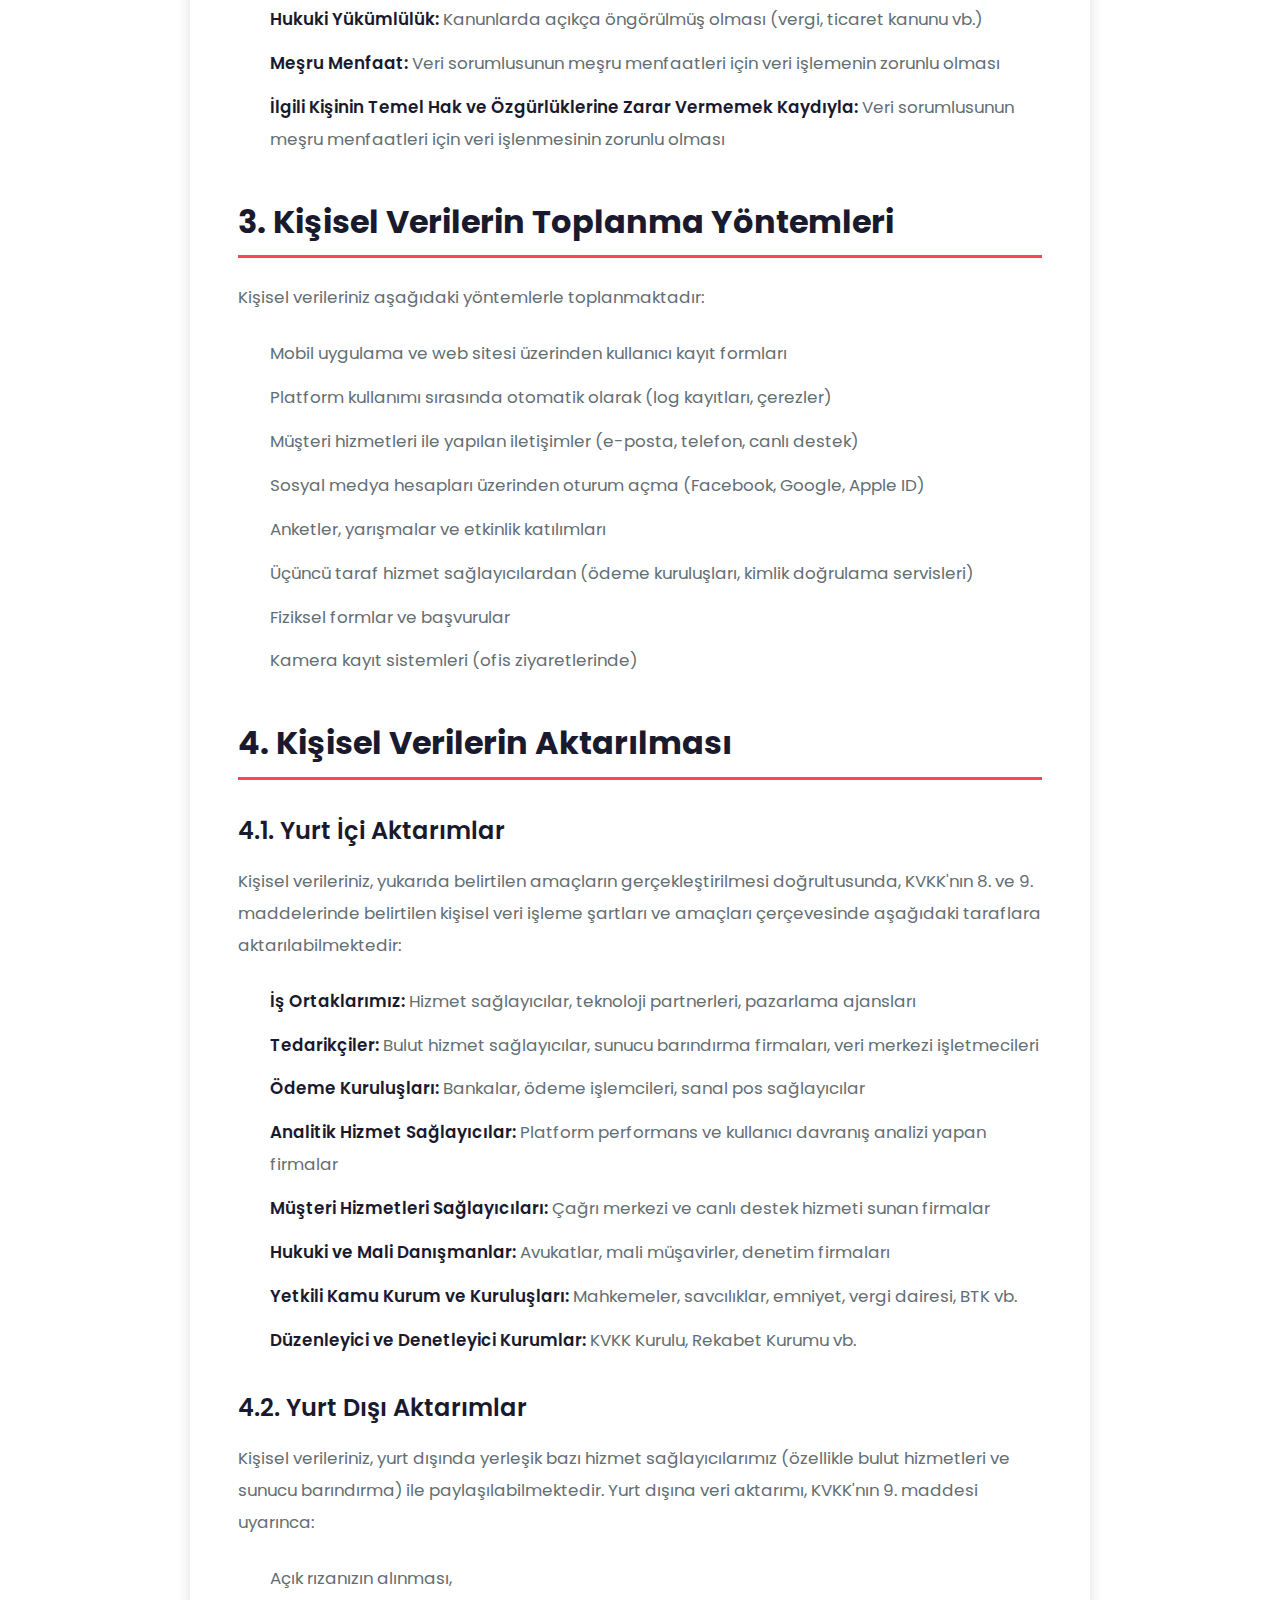
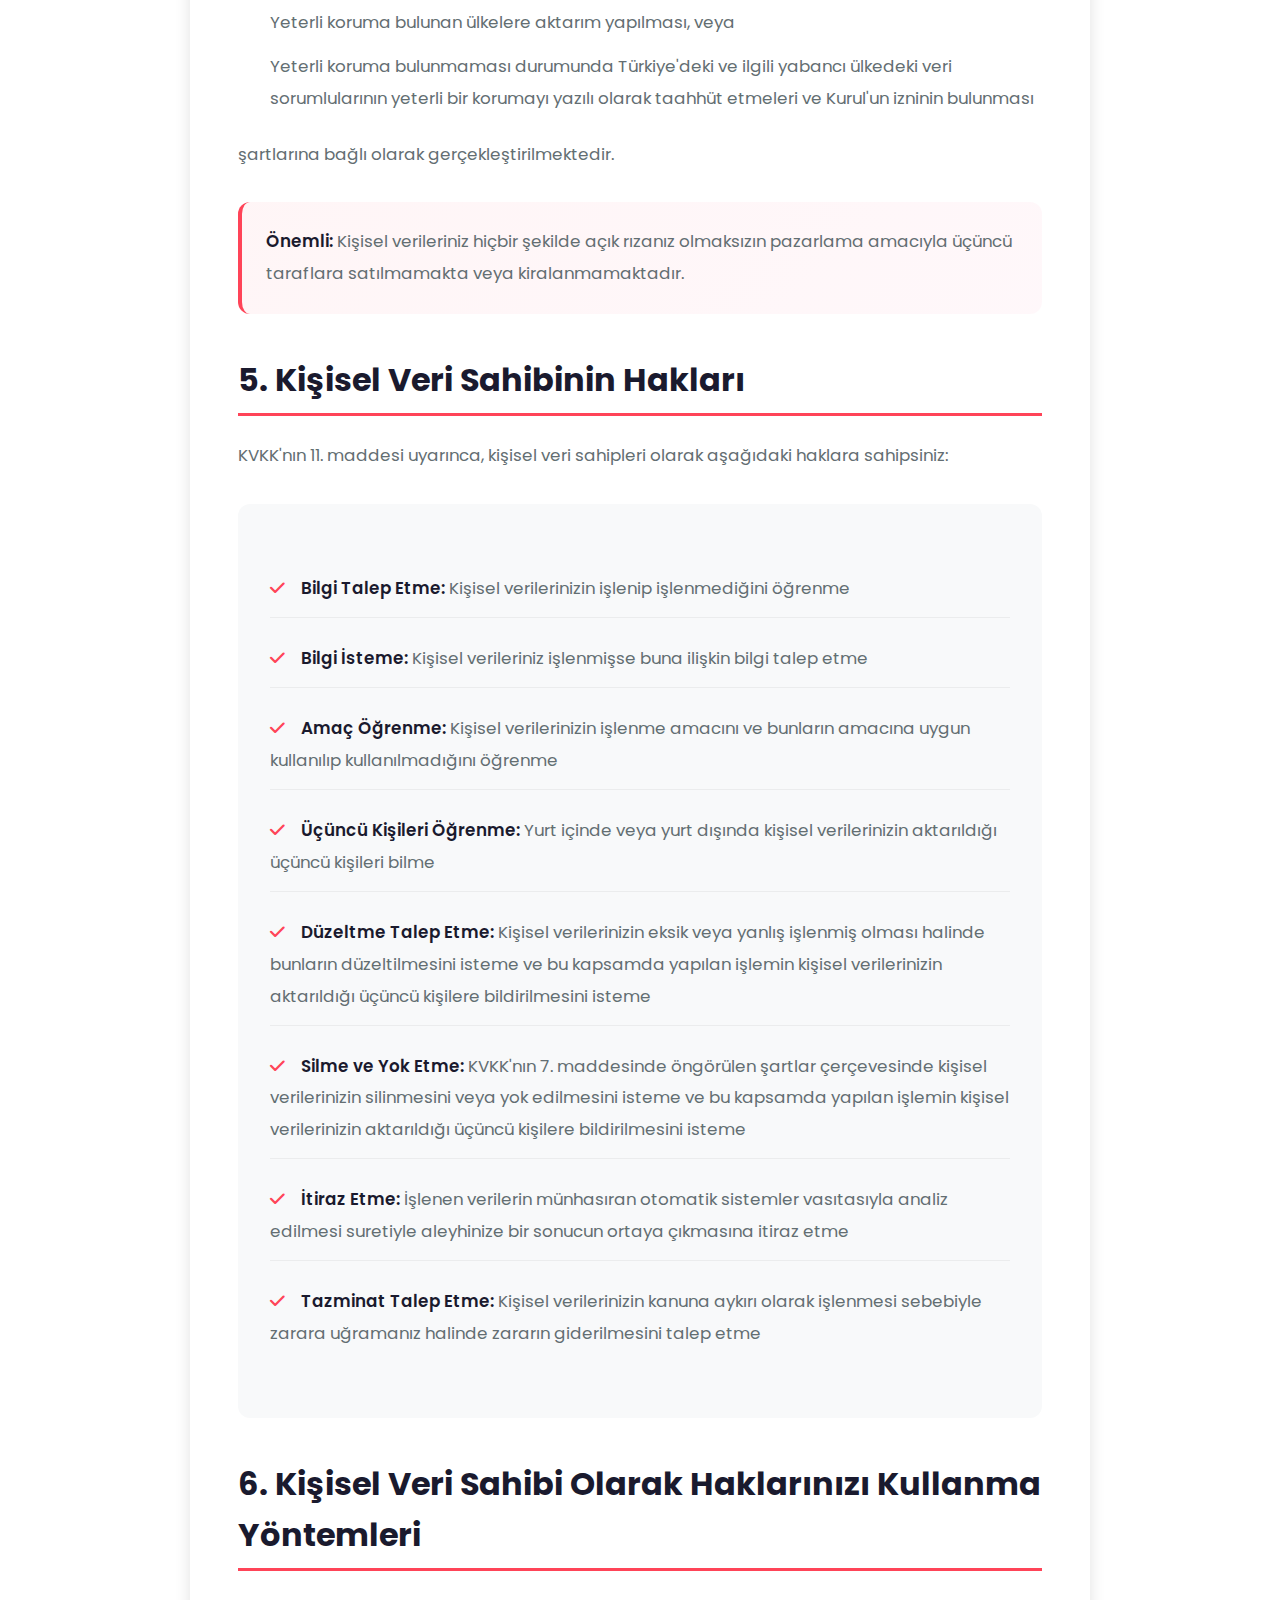
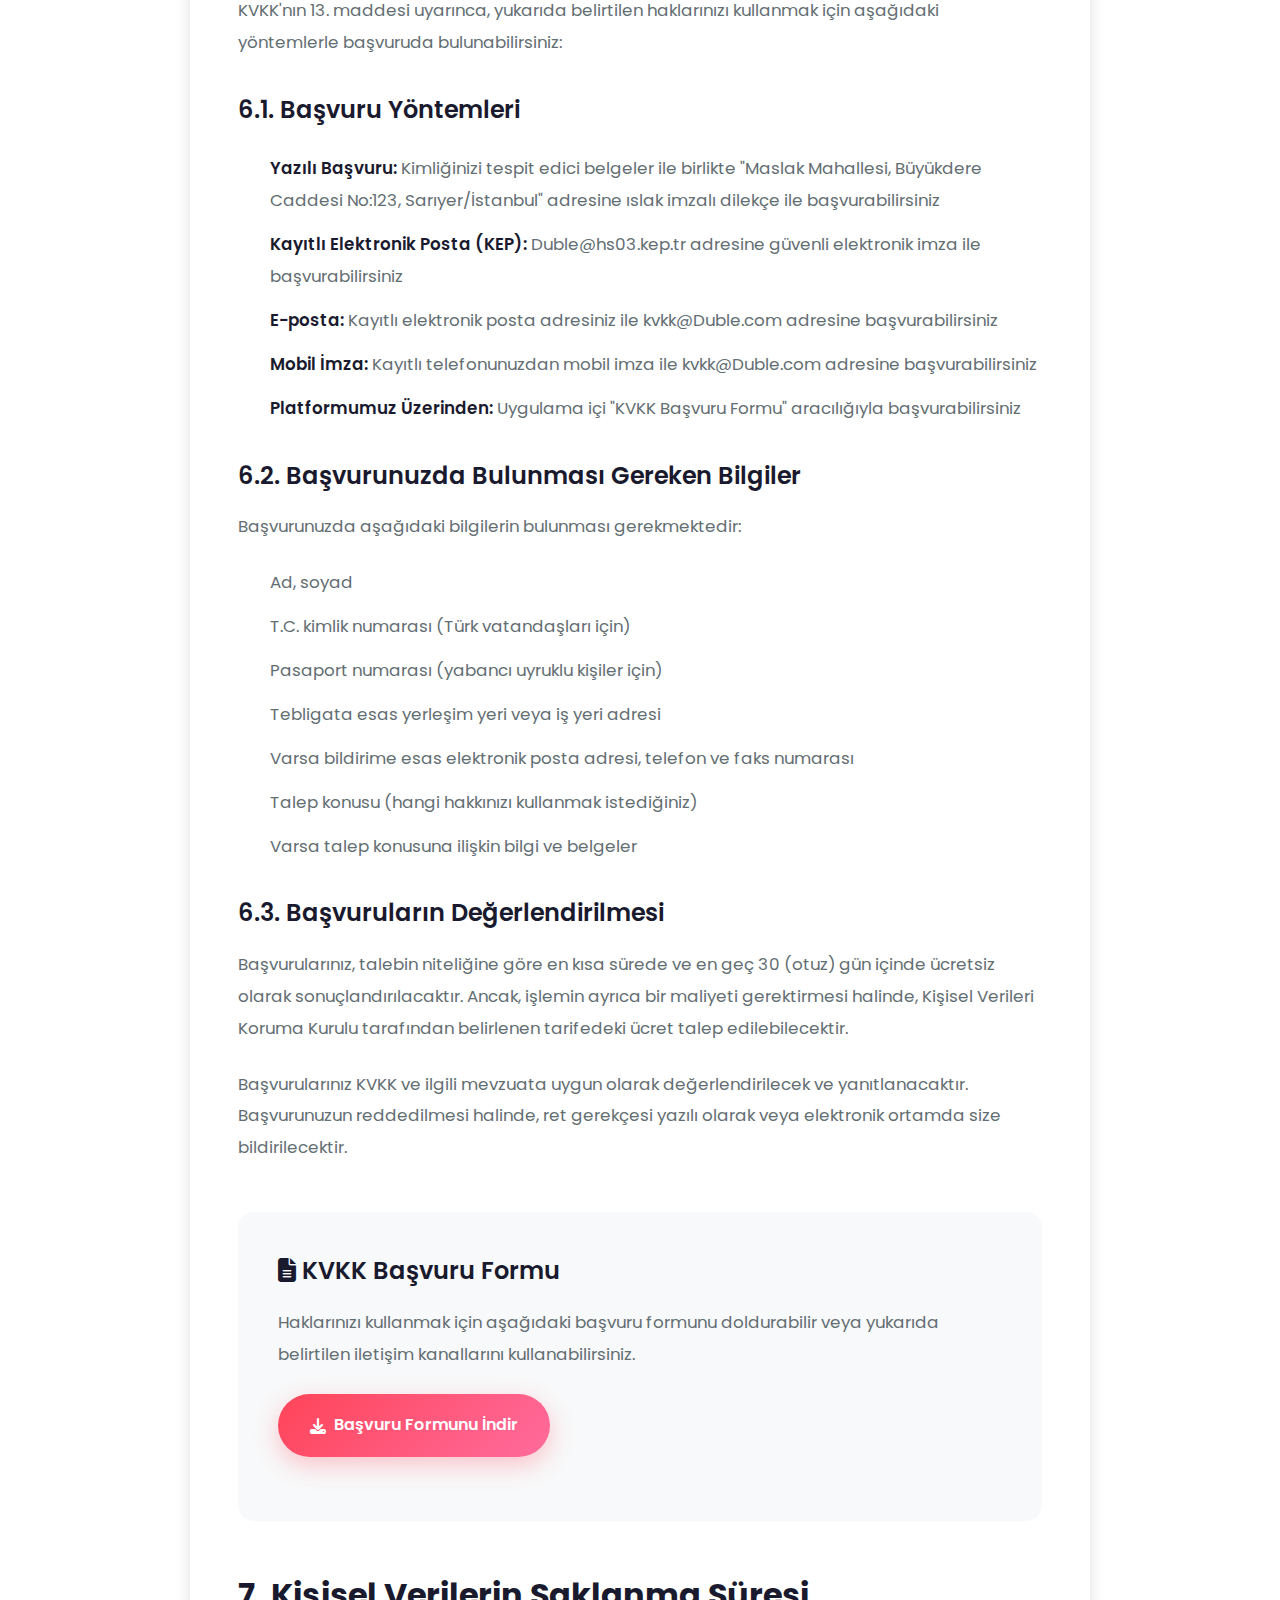
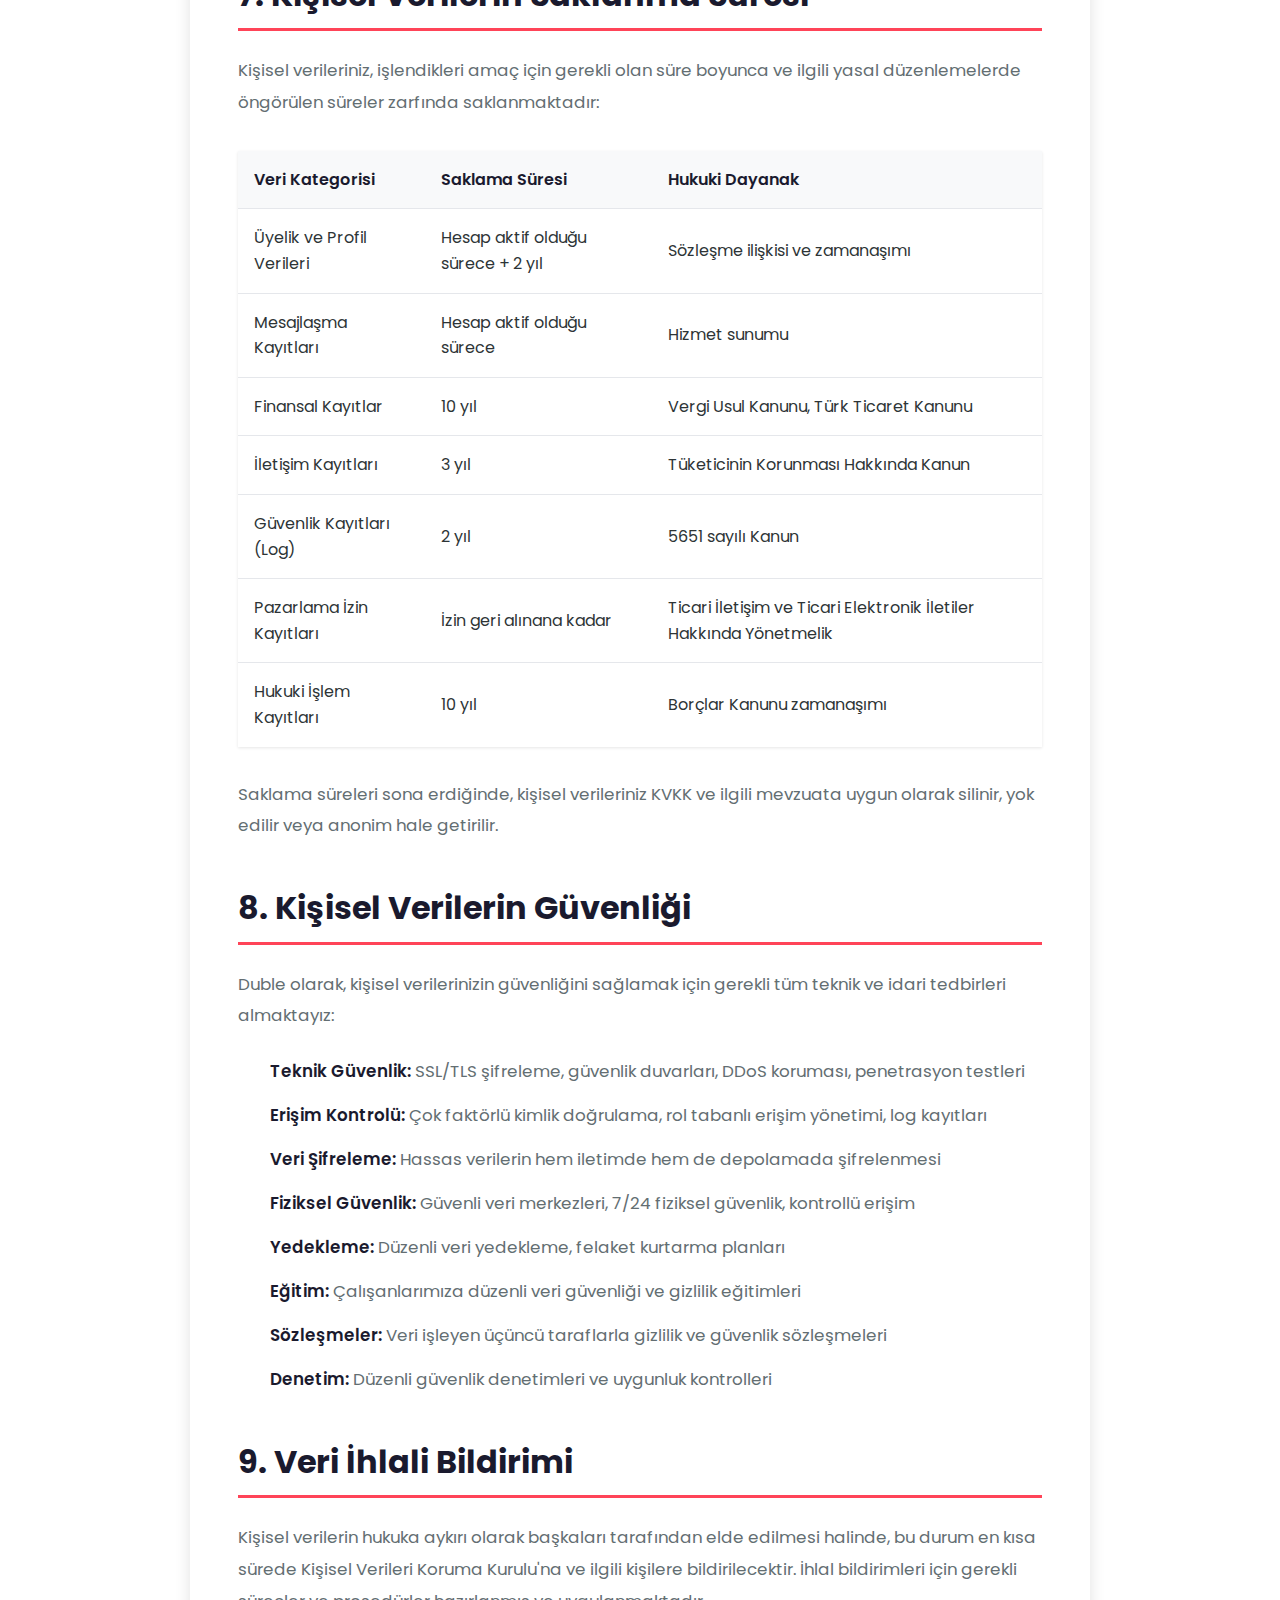
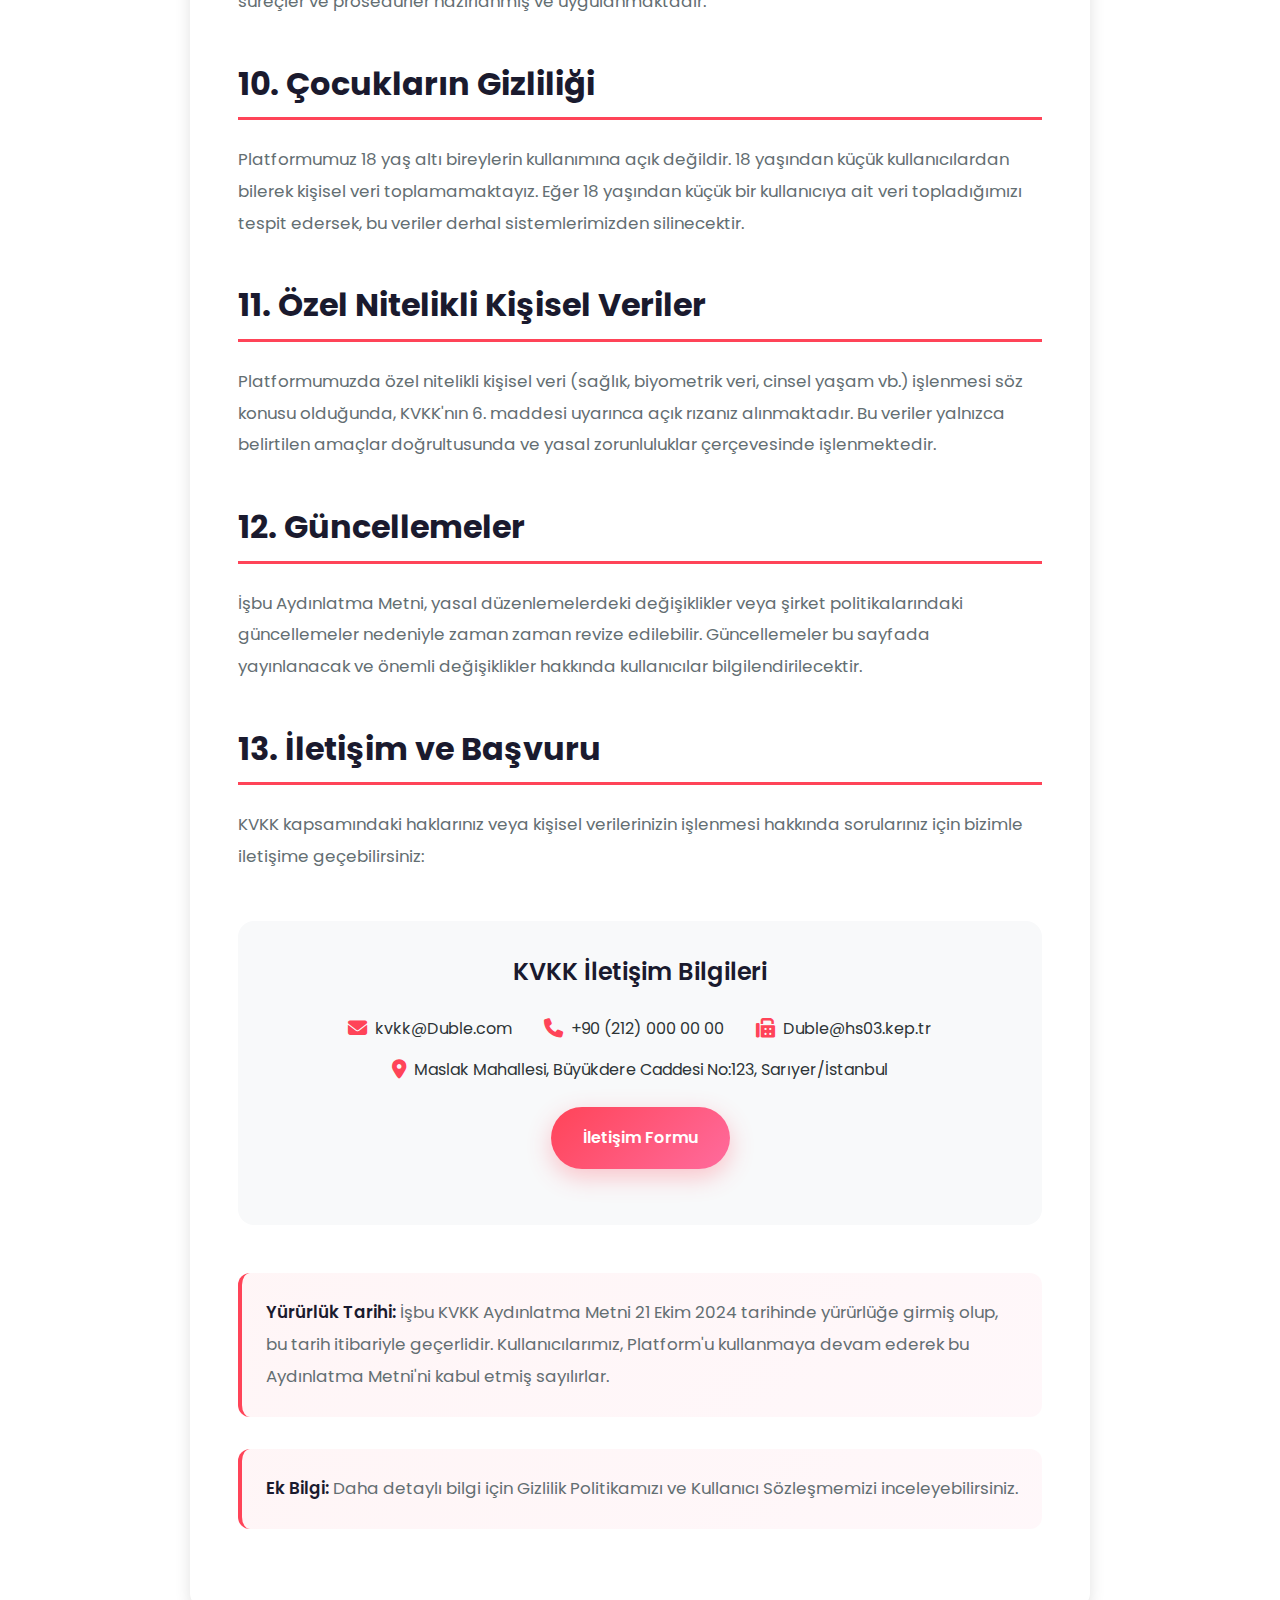
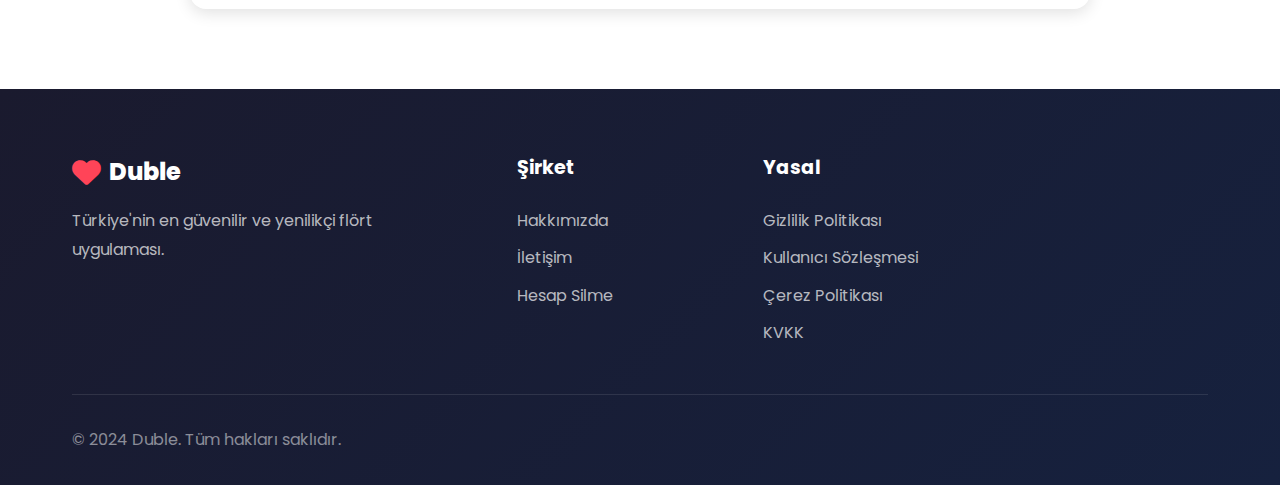
<file: landing-page/pages/kvkk.html>
<!DOCTYPE html>
<html lang="tr">
<head>
    <meta charset="UTF-8">
    <meta name="viewport" content="width=device-width, initial-scale=1.0">
    <meta name="description" content="Duble KVKK Aydınlatma Metni - 6698 sayılı Kişisel Verilerin Korunması Kanunu kapsamında haklarınız ve veri işleme politikalarımız.">
    <title>KVKK Aydınlatma Metni - Duble</title>

    <!-- Fonts -->
    <link rel="preconnect" href="https://fonts.googleapis.com">
    <link rel="preconnect" href="https://fonts.gstatic.com" crossorigin>
    <link href="https://fonts.googleapis.com/css2?family=Poppins:wght@300;400;500;600;700;800&family=Playfair+Display:wght@700;800;900&display=swap" rel="stylesheet">

    <!-- Font Awesome -->
    <link rel="stylesheet" href="https://cdnjs.cloudflare.com/ajax/libs/font-awesome/6.4.0/css/all.min.css">

    <!-- Styles -->
    <link rel="stylesheet" href="../css/style.css">

    <style>
        .legal-page {
            padding: 120px 0 80px;
            background: var(--white);
        }

        .legal-header {
            text-align: center;
            max-width: 800px;
            margin: 0 auto 4rem;
        }

        .legal-badge {
            display: inline-block;
            padding: 0.5rem 1.5rem;
            background: linear-gradient(135deg, rgba(255, 68, 88, 0.1), rgba(255, 107, 157, 0.1));
            border: 1px solid rgba(255, 68, 88, 0.2);
            border-radius: var(--radius-full);
            color: var(--primary-color);
            font-size: 0.9rem;
            font-weight: 600;
            margin-bottom: 1rem;
        }

        .legal-title {
            font-family: var(--font-display);
            font-size: 3rem;
            font-weight: 900;
            margin-bottom: 1rem;
            color: var(--dark-color);
        }

        .legal-date {
            color: var(--text-gray);
            font-size: 1rem;
        }

        .legal-content {
            max-width: 900px;
            margin: 0 auto;
            background: var(--white);
            padding: 3rem;
            border-radius: var(--radius-lg);
            box-shadow: var(--shadow-md);
        }

        .legal-content h2 {
            font-size: 2rem;
            font-weight: 700;
            color: var(--dark-color);
            margin: 2.5rem 0 1.5rem;
            padding-bottom: 0.5rem;
            border-bottom: 3px solid var(--primary-color);
        }

        .legal-content h3 {
            font-size: 1.5rem;
            font-weight: 600;
            color: var(--dark-color);
            margin: 2rem 0 1rem;
        }

        .legal-content p {
            color: var(--text-gray);
            line-height: 1.9;
            margin-bottom: 1.5rem;
            font-size: 1.05rem;
        }

        .legal-content ul,
        .legal-content ol {
            margin: 1.5rem 0;
            padding-left: 2rem;
        }

        .legal-content li {
            color: var(--text-gray);
            line-height: 1.9;
            margin-bottom: 0.75rem;
            font-size: 1.05rem;
        }

        .legal-content strong {
            color: var(--dark-color);
            font-weight: 600;
        }

        .highlight-box {
            background: linear-gradient(135deg, rgba(255, 68, 88, 0.05), rgba(255, 107, 157, 0.05));
            border-left: 4px solid var(--primary-color);
            padding: 1.5rem;
            border-radius: var(--radius-md);
            margin: 2rem 0;
        }

        .highlight-box p {
            margin-bottom: 0;
        }

        .contact-box {
            background: var(--light-bg);
            padding: 2rem;
            border-radius: var(--radius-lg);
            margin-top: 3rem;
            text-align: center;
        }

        .contact-box h3 {
            margin-top: 0;
        }

        .contact-info {
            display: flex;
            justify-content: center;
            gap: 2rem;
            flex-wrap: wrap;
            margin-top: 1.5rem;
        }

        .contact-item {
            display: flex;
            align-items: center;
            gap: 0.5rem;
        }

        .contact-item i {
            color: var(--primary-color);
            font-size: 1.2rem;
        }

        .info-table {
            width: 100%;
            border-collapse: collapse;
            margin: 2rem 0;
            background: var(--white);
            box-shadow: 0 1px 3px rgba(0, 0, 0, 0.1);
        }

        .info-table th,
        .info-table td {
            padding: 1rem;
            text-align: left;
            border-bottom: 1px solid #e5e7eb;
        }

        .info-table th {
            background: var(--light-bg);
            font-weight: 600;
            color: var(--dark-color);
        }

        .info-table tr:last-child td {
            border-bottom: none;
        }

        .rights-list {
            background: var(--light-bg);
            padding: 2rem;
            border-radius: var(--radius-md);
            margin: 2rem 0;
        }

        .rights-list li {
            padding: 0.75rem 0;
            border-bottom: 1px solid rgba(0, 0, 0, 0.05);
        }

        .rights-list li:last-child {
            border-bottom: none;
        }

        .rights-list li:before {
            content: "\f00c";
            font-family: "Font Awesome 6 Free";
            font-weight: 900;
            color: var(--primary-color);
            margin-right: 1rem;
        }

        .form-section {
            background: var(--light-bg);
            padding: 2.5rem;
            border-radius: var(--radius-lg);
            margin: 3rem 0;
        }

        .form-section h3 {
            margin-top: 0;
            color: var(--dark-color);
        }

        @media (max-width: 768px) {
            .legal-title {
                font-size: 2rem;
            }

            .legal-content {
                padding: 2rem 1.5rem;
            }

            .legal-content h2 {
                font-size: 1.5rem;
            }

            .legal-content h3 {
                font-size: 1.25rem;
            }

            .info-table {
                font-size: 0.9rem;
            }

            .info-table th,
            .info-table td {
                padding: 0.75rem 0.5rem;
            }
        }
    </style>
</head>
<body>
    <!-- Navigation -->
    <nav class="navbar" id="navbar">
        <div class="container">
            <div class="nav-wrapper">
                <a href="../index.html" class="logo">
                    <i class="fas fa-heart"></i>
                    <span class="logo-text">Duble</span>
                </a>
                <div class="nav-menu" id="navMenu">
                    <ul class="nav-list">
                        <li><a href="../index.html" class="nav-link">Ana Sayfa</a></li>
                        <li><a href="../index.html#features" class="nav-link">Özellikler</a></li>
                        <li><a href="../index.html#download" class="nav-link">İndir</a></li>
                        <li><a href="iletisim.html" class="nav-link">İletişim</a></li>
                    </ul>
                    <div class="nav-buttons">
                        <a href="../index.html#download" class="btn btn-primary">Ücretsiz Başla</a>
                    </div>
                </div>
                <button class="hamburger" id="hamburger">
                    <span></span>
                    <span></span>
                    <span></span>
                </button>
            </div>
        </div>
    </nav>

    <!-- Legal Page -->
    <section class="legal-page">
        <div class="container">
            <div class="legal-header">
                <span class="legal-badge">
                    <i class="fas fa-shield-alt"></i> Kişisel Verilerin Korunması
                </span>
                <h1 class="legal-title">KVKK Aydınlatma Metni</h1>
                <p class="legal-date">Son Güncelleme: 21 Ekim 2024</p>
            </div>

            <div class="legal-content">
                <div class="highlight-box">
                    <p><strong>Önemli Bilgilendirme:</strong> 6698 sayılı Kişisel Verilerin Korunması Kanunu ("KVKK") uyarınca hazırlanan bu aydınlatma metni, kişisel verilerinizin işlenmesine ilişkin detaylı bilgileri içermektedir. Haklarınız ve veri işleme süreçlerimiz hakkında bilgi sahibi olmanız için lütfen dikkatlice okuyunuz.</p>
                </div>

                <h2>1. Veri Sorumlusu ve İletişim Bilgileri</h2>
                <p>
                    6698 sayılı Kişisel Verilerin Korunması Kanunu ("KVKK") uyarınca, kişisel verileriniz veri sorumlusu sıfatıyla Duble Teknoloji A.Ş. ("Duble" veya "Şirket") tarafından aşağıda açıklanan kapsamda işlenebilecektir.
                </p>

                <table class="info-table">
                    <tr>
                        <th>Veri Sorumlusu</th>
                        <td>Duble Teknoloji A.Ş.</td>
                    </tr>
                    <tr>
                        <th>Mersis No</th>
                        <td>0123456789000000</td>
                    </tr>
                    <tr>
                        <th>Adres</th>
                        <td>Maslak Mahallesi, Büyükdere Caddesi No:123, Sarıyer/İstanbul, Türkiye</td>
                    </tr>
                    <tr>
                        <th>Telefon</th>
                        <td>+90 (212) 000 00 00</td>
                    </tr>
                    <tr>
                        <th>E-posta</th>
                        <td>kvkk@Duble.com</td>
                    </tr>
                    <tr>
                        <th>KEP Adresi</th>
                        <td>Duble@hs03.kep.tr</td>
                    </tr>
                    <tr>
                        <th>Website</th>
                        <td>www.Duble.com</td>
                    </tr>
                </table>

                <h2>2. Kişisel Verilerin Toplanması, İşlenmesi ve Hukuki Sebepleri</h2>

                <h3>2.1. İşlenen Kişisel Veri Kategorileri</h3>
                <p>Duble platformu üzerinde aşağıdaki kategorilerdeki kişisel verileriniz işlenmektedir:</p>

                <ul>
                    <li><strong>Kimlik Bilgileri:</strong> Ad, soyad, T.C. kimlik numarası (doğrulama için), doğum tarihi, cinsiyet, profil fotoğrafı</li>
                    <li><strong>İletişim Bilgileri:</strong> Telefon numarası, e-posta adresi, adres bilgileri</li>
                    <li><strong>Konum Verileri:</strong> GPS konum bilgisi, IP adresi</li>
                    <li><strong>Görsel ve İşitsel Kayıtlar:</strong> Profil fotoğrafları, video görüşme kayıtları (güvenlik amaçlı)</li>
                    <li><strong>Müşteri İşlem Bilgileri:</strong> Platform kullanım geçmişi, eşleşme bilgileri, mesajlaşma kayıtları, beğeni ve tercihler</li>
                    <li><strong>İşlem Güvenliği Bilgileri:</strong> IP adresi, cihaz ID, MAC adresi, çerez kayıtları, güvenlik soruları</li>
                    <li><strong>Fiziksel Mekan Güvenlik Bilgileri:</strong> Kamera kayıtları (ofis ziyaretleri için)</li>
                    <li><strong>Finansal Bilgiler:</strong> Banka hesap bilgileri, kredi kartı bilgileri (son 4 hane), ödeme işlem geçmişi</li>
                    <li><strong>Mesleki Deneyim Bilgileri:</strong> Meslek, eğitim durumu, iş yeri bilgileri (isteğe bağlı)</li>
                    <li><strong>Pazarlama Bilgileri:</strong> İlgi alanları, hobiler, tercihler, alışkanlıklar</li>
                    <li><strong>Hukuki İşlem Bilgileri:</strong> Şikayet, dava ve icra takip bilgileri</li>
                </ul>

                <h3>2.2. Kişisel Verilerin İşlenme Amaçları</h3>
                <p>Kişisel verileriniz aşağıdaki amaçlarla işlenmektedir:</p>

                <ul>
                    <li>Platform üyelik işlemlerinin gerçekleştirilmesi ve yönetilmesi</li>
                    <li>Kullanıcı kimlik doğrulama ve güvenlik süreçlerinin yürütülmesi</li>
                    <li>Eşleştirme algoritmasının çalıştırılması ve uyumlu kullanıcıların belirlenmesi</li>
                    <li>Platform üzerinden sunulan hizmetlerin sağlanması ve yönetilmesi</li>
                    <li>Kullanıcı deneyiminin kişiselleştirilmesi ve iyileştirilmesi</li>
                    <li>İletişim faaliyetlerinin yürütülmesi (bildirimler, güncellemeler, duyurular)</li>
                    <li>Pazarlama ve kampanya faaliyetlerinin planlanması ve icrası</li>
                    <li>Platform güvenliğinin sağlanması ve yetkisiz erişimin önlenmesi</li>
                    <li>Dolandırıcılık, sahtecilik ve kötüye kullanım tespiti ve önlenmesi</li>
                    <li>Kullanıcı şikayet ve talep süreçlerinin yönetilmesi</li>
                    <li>Ödeme işlemlerinin gerçekleştirilmesi ve finansal süreçlerin yürütülmesi</li>
                    <li>Yasal yükümlülüklerin yerine getirilmesi ve resmi makam taleplerinin karşılanması</li>
                    <li>İstatistiksel analiz ve raporlama faaliyetlerinin yürütülmesi</li>
                    <li>Platform performansının izlenmesi ve teknik sorunların giderilmesi</li>
                    <li>Hukuki işlemlerin takibi ve yürütülmesi</li>
                    <li>Acil durum yönetimi ve kriz müdahale süreçlerinin yürütülmesi</li>
                </ul>

                <h3>2.3. Kişisel Verilerin İşlenme Hukuki Sebepleri</h3>
                <p>Kişisel verileriniz KVKK'nın 5. ve 6. maddelerinde belirtilen aşağıdaki hukuki sebeplere dayanarak işlenmektedir:</p>

                <ul>
                    <li><strong>Açık Rızanız:</strong> Özel nitelikli kişisel veriler ve pazarlama faaliyetleri için alınan açık rızanız</li>
                    <li><strong>Sözleşmenin İfası:</strong> Platform kullanım sözleşmesinin kurulması ve ifası için gerekli olması</li>
                    <li><strong>Hukuki Yükümlülük:</strong> Kanunlarda açıkça öngörülmüş olması (vergi, ticaret kanunu vb.)</li>
                    <li><strong>Meşru Menfaat:</strong> Veri sorumlusunun meşru menfaatleri için veri işlemenin zorunlu olması</li>
                    <li><strong>İlgili Kişinin Temel Hak ve Özgürlüklerine Zarar Vermemek Kaydıyla:</strong> Veri sorumlusunun meşru menfaatleri için veri işlenmesinin zorunlu olması</li>
                </ul>

                <h2>3. Kişisel Verilerin Toplanma Yöntemleri</h2>
                <p>Kişisel verileriniz aşağıdaki yöntemlerle toplanmaktadır:</p>

                <ul>
                    <li>Mobil uygulama ve web sitesi üzerinden kullanıcı kayıt formları</li>
                    <li>Platform kullanımı sırasında otomatik olarak (log kayıtları, çerezler)</li>
                    <li>Müşteri hizmetleri ile yapılan iletişimler (e-posta, telefon, canlı destek)</li>
                    <li>Sosyal medya hesapları üzerinden oturum açma (Facebook, Google, Apple ID)</li>
                    <li>Anketler, yarışmalar ve etkinlik katılımları</li>
                    <li>Üçüncü taraf hizmet sağlayıcılardan (ödeme kuruluşları, kimlik doğrulama servisleri)</li>
                    <li>Fiziksel formlar ve başvurular</li>
                    <li>Kamera kayıt sistemleri (ofis ziyaretlerinde)</li>
                </ul>

                <h2>4. Kişisel Verilerin Aktarılması</h2>

                <h3>4.1. Yurt İçi Aktarımlar</h3>
                <p>Kişisel verileriniz, yukarıda belirtilen amaçların gerçekleştirilmesi doğrultusunda, KVKK'nın 8. ve 9. maddelerinde belirtilen kişisel veri işleme şartları ve amaçları çerçevesinde aşağıdaki taraflara aktarılabilmektedir:</p>

                <ul>
                    <li><strong>İş Ortaklarımız:</strong> Hizmet sağlayıcılar, teknoloji partnerleri, pazarlama ajansları</li>
                    <li><strong>Tedarikçiler:</strong> Bulut hizmet sağlayıcılar, sunucu barındırma firmaları, veri merkezi işletmecileri</li>
                    <li><strong>Ödeme Kuruluşları:</strong> Bankalar, ödeme işlemcileri, sanal pos sağlayıcılar</li>
                    <li><strong>Analitik Hizmet Sağlayıcılar:</strong> Platform performans ve kullanıcı davranış analizi yapan firmalar</li>
                    <li><strong>Müşteri Hizmetleri Sağlayıcıları:</strong> Çağrı merkezi ve canlı destek hizmeti sunan firmalar</li>
                    <li><strong>Hukuki ve Mali Danışmanlar:</strong> Avukatlar, mali müşavirler, denetim firmaları</li>
                    <li><strong>Yetkili Kamu Kurum ve Kuruluşları:</strong> Mahkemeler, savcılıklar, emniyet, vergi dairesi, BTK vb.</li>
                    <li><strong>Düzenleyici ve Denetleyici Kurumlar:</strong> KVKK Kurulu, Rekabet Kurumu vb.</li>
                </ul>

                <h3>4.2. Yurt Dışı Aktarımlar</h3>
                <p>
                    Kişisel verileriniz, yurt dışında yerleşik bazı hizmet sağlayıcılarımız (özellikle bulut hizmetleri ve sunucu barındırma) ile paylaşılabilmektedir. Yurt dışına veri aktarımı, KVKK'nın 9. maddesi uyarınca:
                </p>

                <ul>
                    <li>Açık rızanızın alınması,</li>
                    <li>Yeterli koruma bulunan ülkelere aktarım yapılması, veya</li>
                    <li>Yeterli koruma bulunmaması durumunda Türkiye'deki ve ilgili yabancı ülkedeki veri sorumlularının yeterli bir korumayı yazılı olarak taahhüt etmeleri ve Kurul'un izninin bulunması</li>
                </ul>
                <p>şartlarına bağlı olarak gerçekleştirilmektedir.</p>

                <div class="highlight-box">
                    <p><strong>Önemli:</strong> Kişisel verileriniz hiçbir şekilde açık rızanız olmaksızın pazarlama amacıyla üçüncü taraflara satılmamakta veya kiralanmamaktadır.</p>
                </div>

                <h2>5. Kişisel Veri Sahibinin Hakları</h2>
                <p>
                    KVKK'nın 11. maddesi uyarınca, kişisel veri sahipleri olarak aşağıdaki haklara sahipsiniz:
                </p>

                <div class="rights-list">
                    <ul style="list-style: none; padding: 0;">
                        <li><strong>Bilgi Talep Etme:</strong> Kişisel verilerinizin işlenip işlenmediğini öğrenme</li>
                        <li><strong>Bilgi İsteme:</strong> Kişisel verileriniz işlenmişse buna ilişkin bilgi talep etme</li>
                        <li><strong>Amaç Öğrenme:</strong> Kişisel verilerinizin işlenme amacını ve bunların amacına uygun kullanılıp kullanılmadığını öğrenme</li>
                        <li><strong>Üçüncü Kişileri Öğrenme:</strong> Yurt içinde veya yurt dışında kişisel verilerinizin aktarıldığı üçüncü kişileri bilme</li>
                        <li><strong>Düzeltme Talep Etme:</strong> Kişisel verilerinizin eksik veya yanlış işlenmiş olması halinde bunların düzeltilmesini isteme ve bu kapsamda yapılan işlemin kişisel verilerinizin aktarıldığı üçüncü kişilere bildirilmesini isteme</li>
                        <li><strong>Silme ve Yok Etme:</strong> KVKK'nın 7. maddesinde öngörülen şartlar çerçevesinde kişisel verilerinizin silinmesini veya yok edilmesini isteme ve bu kapsamda yapılan işlemin kişisel verilerinizin aktarıldığı üçüncü kişilere bildirilmesini isteme</li>
                        <li><strong>İtiraz Etme:</strong> İşlenen verilerin münhasıran otomatik sistemler vasıtasıyla analiz edilmesi suretiyle aleyhinize bir sonucun ortaya çıkmasına itiraz etme</li>
                        <li><strong>Tazminat Talep Etme:</strong> Kişisel verilerinizin kanuna aykırı olarak işlenmesi sebebiyle zarara uğramanız halinde zararın giderilmesini talep etme</li>
                    </ul>
                </div>

                <h2>6. Kişisel Veri Sahibi Olarak Haklarınızı Kullanma Yöntemleri</h2>
                <p>
                    KVKK'nın 13. maddesi uyarınca, yukarıda belirtilen haklarınızı kullanmak için aşağıdaki yöntemlerle başvuruda bulunabilirsiniz:
                </p>

                <h3>6.1. Başvuru Yöntemleri</h3>
                <ul>
                    <li><strong>Yazılı Başvuru:</strong> Kimliğinizi tespit edici belgeler ile birlikte "Maslak Mahallesi, Büyükdere Caddesi No:123, Sarıyer/İstanbul" adresine ıslak imzalı dilekçe ile başvurabilirsiniz</li>
                    <li><strong>Kayıtlı Elektronik Posta (KEP):</strong> Duble@hs03.kep.tr adresine güvenli elektronik imza ile başvurabilirsiniz</li>
                    <li><strong>E-posta:</strong> Kayıtlı elektronik posta adresiniz ile kvkk@Duble.com adresine başvurabilirsiniz</li>
                    <li><strong>Mobil İmza:</strong> Kayıtlı telefonunuzdan mobil imza ile kvkk@Duble.com adresine başvurabilirsiniz</li>
                    <li><strong>Platformumuz Üzerinden:</strong> Uygulama içi "KVKK Başvuru Formu" aracılığıyla başvurabilirsiniz</li>
                </ul>

                <h3>6.2. Başvurunuzda Bulunması Gereken Bilgiler</h3>
                <p>Başvurunuzda aşağıdaki bilgilerin bulunması gerekmektedir:</p>
                <ul>
                    <li>Ad, soyad</li>
                    <li>T.C. kimlik numarası (Türk vatandaşları için)</li>
                    <li>Pasaport numarası (yabancı uyruklu kişiler için)</li>
                    <li>Tebligata esas yerleşim yeri veya iş yeri adresi</li>
                    <li>Varsa bildirime esas elektronik posta adresi, telefon ve faks numarası</li>
                    <li>Talep konusu (hangi hakkınızı kullanmak istediğiniz)</li>
                    <li>Varsa talep konusuna ilişkin bilgi ve belgeler</li>
                </ul>

                <h3>6.3. Başvuruların Değerlendirilmesi</h3>
                <p>
                    Başvurularınız, talebin niteliğine göre en kısa sürede ve en geç 30 (otuz) gün içinde ücretsiz olarak sonuçlandırılacaktır. Ancak, işlemin ayrıca bir maliyeti gerektirmesi halinde, Kişisel Verileri Koruma Kurulu tarafından belirlenen tarifedeki ücret talep edilebilecektir.
                </p>

                <p>
                    Başvurularınız KVKK ve ilgili mevzuata uygun olarak değerlendirilecek ve yanıtlanacaktır. Başvurunuzun reddedilmesi halinde, ret gerekçesi yazılı olarak veya elektronik ortamda size bildirilecektir.
                </p>

                <div class="form-section">
                    <h3><i class="fas fa-file-alt"></i> KVKK Başvuru Formu</h3>
                    <p>
                        Haklarınızı kullanmak için aşağıdaki başvuru formunu doldurabilir veya yukarıda belirtilen iletişim kanallarını kullanabilirsiniz.
                    </p>
                    <p style="margin-top: 1.5rem;">
                        <a href="https://www.Duble.com/kvkk-basvuru-formu.pdf" class="btn btn-primary" download>
                            <i class="fas fa-download"></i> Başvuru Formunu İndir
                        </a>
                    </p>
                </div>

                <h2>7. Kişisel Verilerin Saklanma Süresi</h2>
                <p>
                    Kişisel verileriniz, işlendikleri amaç için gerekli olan süre boyunca ve ilgili yasal düzenlemelerde öngörülen süreler zarfında saklanmaktadır:
                </p>

                <table class="info-table">
                    <thead>
                        <tr>
                            <th>Veri Kategorisi</th>
                            <th>Saklama Süresi</th>
                            <th>Hukuki Dayanak</th>
                        </tr>
                    </thead>
                    <tbody>
                        <tr>
                            <td>Üyelik ve Profil Verileri</td>
                            <td>Hesap aktif olduğu sürece + 2 yıl</td>
                            <td>Sözleşme ilişkisi ve zamanaşımı</td>
                        </tr>
                        <tr>
                            <td>Mesajlaşma Kayıtları</td>
                            <td>Hesap aktif olduğu sürece</td>
                            <td>Hizmet sunumu</td>
                        </tr>
                        <tr>
                            <td>Finansal Kayıtlar</td>
                            <td>10 yıl</td>
                            <td>Vergi Usul Kanunu, Türk Ticaret Kanunu</td>
                        </tr>
                        <tr>
                            <td>İletişim Kayıtları</td>
                            <td>3 yıl</td>
                            <td>Tüketicinin Korunması Hakkında Kanun</td>
                        </tr>
                        <tr>
                            <td>Güvenlik Kayıtları (Log)</td>
                            <td>2 yıl</td>
                            <td>5651 sayılı Kanun</td>
                        </tr>
                        <tr>
                            <td>Pazarlama İzin Kayıtları</td>
                            <td>İzin geri alınana kadar</td>
                            <td>Ticari İletişim ve Ticari Elektronik İletiler Hakkında Yönetmelik</td>
                        </tr>
                        <tr>
                            <td>Hukuki İşlem Kayıtları</td>
                            <td>10 yıl</td>
                            <td>Borçlar Kanunu zamanaşımı</td>
                        </tr>
                    </tbody>
                </table>

                <p>
                    Saklama süreleri sona erdiğinde, kişisel verileriniz KVKK ve ilgili mevzuata uygun olarak silinir, yok edilir veya anonim hale getirilir.
                </p>

                <h2>8. Kişisel Verilerin Güvenliği</h2>
                <p>
                    Duble olarak, kişisel verilerinizin güvenliğini sağlamak için gerekli tüm teknik ve idari tedbirleri almaktayız:
                </p>

                <ul>
                    <li><strong>Teknik Güvenlik:</strong> SSL/TLS şifreleme, güvenlik duvarları, DDoS koruması, penetrasyon testleri</li>
                    <li><strong>Erişim Kontrolü:</strong> Çok faktörlü kimlik doğrulama, rol tabanlı erişim yönetimi, log kayıtları</li>
                    <li><strong>Veri Şifreleme:</strong> Hassas verilerin hem iletimde hem de depolamada şifrelenmesi</li>
                    <li><strong>Fiziksel Güvenlik:</strong> Güvenli veri merkezleri, 7/24 fiziksel güvenlik, kontrollü erişim</li>
                    <li><strong>Yedekleme:</strong> Düzenli veri yedekleme, felaket kurtarma planları</li>
                    <li><strong>Eğitim:</strong> Çalışanlarımıza düzenli veri güvenliği ve gizlilik eğitimleri</li>
                    <li><strong>Sözleşmeler:</strong> Veri işleyen üçüncü taraflarla gizlilik ve güvenlik sözleşmeleri</li>
                    <li><strong>Denetim:</strong> Düzenli güvenlik denetimleri ve uygunluk kontrolleri</li>
                </ul>

                <h2>9. Veri İhlali Bildirimi</h2>
                <p>
                    Kişisel verilerin hukuka aykırı olarak başkaları tarafından elde edilmesi halinde, bu durum en kısa sürede Kişisel Verileri Koruma Kurulu'na ve ilgili kişilere bildirilecektir. İhlal bildirimleri için gerekli süreçler ve prosedürler hazırlanmış ve uygulanmaktadır.
                </p>

                <h2>10. Çocukların Gizliliği</h2>
                <p>
                    Platformumuz 18 yaş altı bireylerin kullanımına açık değildir. 18 yaşından küçük kullanıcılardan bilerek kişisel veri toplamamaktayız. Eğer 18 yaşından küçük bir kullanıcıya ait veri topladığımızı tespit edersek, bu veriler derhal sistemlerimizden silinecektir.
                </p>

                <h2>11. Özel Nitelikli Kişisel Veriler</h2>
                <p>
                    Platformumuzda özel nitelikli kişisel veri (sağlık, biyometrik veri, cinsel yaşam vb.) işlenmesi söz konusu olduğunda, KVKK'nın 6. maddesi uyarınca açık rızanız alınmaktadır. Bu veriler yalnızca belirtilen amaçlar doğrultusunda ve yasal zorunluluklar çerçevesinde işlenmektedir.
                </p>

                <h2>12. Güncellemeler</h2>
                <p>
                    İşbu Aydınlatma Metni, yasal düzenlemelerdeki değişiklikler veya şirket politikalarındaki güncellemeler nedeniyle zaman zaman revize edilebilir. Güncellemeler bu sayfada yayınlanacak ve önemli değişiklikler hakkında kullanıcılar bilgilendirilecektir.
                </p>

                <h2>13. İletişim ve Başvuru</h2>
                <p>
                    KVKK kapsamındaki haklarınız veya kişisel verilerinizin işlenmesi hakkında sorularınız için bizimle iletişime geçebilirsiniz:
                </p>

                <div class="contact-box">
                    <h3>KVKK İletişim Bilgileri</h3>
                    <div class="contact-info">
                        <div class="contact-item">
                            <i class="fas fa-envelope"></i>
                            <span>kvkk@Duble.com</span>
                        </div>
                        <div class="contact-item">
                            <i class="fas fa-phone"></i>
                            <span>+90 (212) 000 00 00</span>
                        </div>
                        <div class="contact-item">
                            <i class="fas fa-fax"></i>
                            <span>Duble@hs03.kep.tr</span>
                        </div>
                    </div>
                    <div class="contact-info" style="margin-top: 1rem;">
                        <div class="contact-item">
                            <i class="fas fa-map-marker-alt"></i>
                            <span>Maslak Mahallesi, Büyükdere Caddesi No:123, Sarıyer/İstanbul</span>
                        </div>
                    </div>
                    <p style="margin-top: 1.5rem;">
                        <a href="iletisim.html" class="btn btn-primary">İletişim Formu</a>
                    </p>
                </div>

                <div class="highlight-box" style="margin-top: 3rem;">
                    <p><strong>Yürürlük Tarihi:</strong> İşbu KVKK Aydınlatma Metni 21 Ekim 2024 tarihinde yürürlüğe girmiş olup, bu tarih itibariyle geçerlidir. Kullanıcılarımız, Platform'u kullanmaya devam ederek bu Aydınlatma Metni'ni kabul etmiş sayılırlar.</p>
                </div>

                <div class="highlight-box">
                    <p><strong>Ek Bilgi:</strong> Daha detaylı bilgi için <a href="gizlilik-politikasi.html">Gizlilik Politikamızı</a> ve <a href="kullanici-sozlesmesi.html">Kullanıcı Sözleşmemizi</a> inceleyebilirsiniz.</p>
                </div>
            </div>
        </div>
    </section>

    <!-- Footer -->
    <footer class="footer">
        <div class="container">
            <div class="footer-content">
                <div class="footer-column">
                    <div class="footer-logo">
                        <i class="fas fa-heart"></i>
                        <span>Duble</span>
                    </div>
                    <p class="footer-description">
                        Türkiye'nin en güvenilir ve yenilikçi flört uygulaması.
                    </p>
                </div>
                <div class="footer-column">
                    <h4 class="footer-title">Şirket</h4>
                    <ul class="footer-links">
                        <li><a href="hakkimizda.html">Hakkımızda</a></li>
                        <li><a href="iletisim.html">İletişim</a></li>
                        <li><a href="hesap-silme.html">Hesap Silme</a></li>
                    </ul>
                </div>
                <div class="footer-column">
                    <h4 class="footer-title">Yasal</h4>
                    <ul class="footer-links">
                        <li><a href="gizlilik-politikasi.html">Gizlilik Politikası</a></li>
                        <li><a href="kullanici-sozlesmesi.html">Kullanıcı Sözleşmesi</a></li>
                        <li><a href="cerez-politikasi.html">Çerez Politikası</a></li>
                        <li><a href="kvkk.html">KVKK</a></li>
                    </ul>
                </div>
            </div>
            <div class="footer-bottom">
                <p>&copy; 2024 Duble. Tüm hakları saklıdır.</p>
            </div>
        </div>
    </footer>

    <!-- Scroll to Top Button -->
    <button class="scroll-to-top" id="scrollToTop">
        <i class="fas fa-arrow-up"></i>
    </button>

    <!-- JavaScript -->
    <script src="../js/main.js"></script>
</body>
</html>
</file>
<file: landing-page/css/style.css>
/* ===================================
   ROOT VARIABLES & RESET
   =================================== */

:root {
    /* Primary Colors - Dating Theme */
    --primary-color: #FF4458;
    --primary-dark: #E63946;
    --primary-light: #FF6B7A;
    --secondary-color: #FF6B9D;
    --accent-color: #FFB6C1;

    /* Gradient Colors */
    --gradient-1: linear-gradient(135deg, #FF4458 0%, #FF6B9D 100%);
    --gradient-2: linear-gradient(135deg, #667eea 0%, #764ba2 100%);
    --gradient-3: linear-gradient(135deg, #f093fb 0%, #f5576c 100%);
    --gradient-4: linear-gradient(135deg, #4facfe 0%, #00f2fe 100%);
    --gradient-hero: linear-gradient(135deg, #FF4458 0%, #FF6B9D 50%, #FFB6C1 100%);

    /* Neutral Colors */
    --dark-color: #1a1a2e;
    --dark-secondary: #16213e;
    --text-dark: #2d3436;
    --text-gray: #636e72;
    --text-light: #b2bec3;
    --white: #ffffff;
    --light-bg: #f8f9fa;
    --border-color: #e9ecef;

    /* Shadows */
    --shadow-sm: 0 2px 8px rgba(0, 0, 0, 0.08);
    --shadow-md: 0 4px 16px rgba(0, 0, 0, 0.12);
    --shadow-lg: 0 8px 32px rgba(0, 0, 0, 0.16);
    --shadow-xl: 0 16px 48px rgba(0, 0, 0, 0.2);
    --shadow-primary: 0 8px 24px rgba(255, 68, 88, 0.3);

    /* Spacing */
    --spacing-xs: 0.5rem;
    --spacing-sm: 1rem;
    --spacing-md: 2rem;
    --spacing-lg: 4rem;
    --spacing-xl: 6rem;

    /* Typography */
    --font-primary: 'Poppins', sans-serif;
    --font-display: 'Playfair Display', serif;

    /* Transitions */
    --transition-fast: 0.2s ease;
    --transition-base: 0.3s ease;
    --transition-slow: 0.5s ease;

    /* Border Radius */
    --radius-sm: 8px;
    --radius-md: 12px;
    --radius-lg: 16px;
    --radius-xl: 24px;
    --radius-full: 9999px;
}

* {
    margin: 0;
    padding: 0;
    box-sizing: border-box;
}

html {
    scroll-behavior: smooth;
    font-size: 16px;
}

body {
    font-family: var(--font-primary);
    color: var(--text-dark);
    line-height: 1.6;
    overflow-x: hidden;
    background-color: var(--white);
}

img {
    max-width: 100%;
    height: auto;
    display: block;
}

a {
    text-decoration: none;
    color: inherit;
    transition: var(--transition-base);
}

ul {
    list-style: none;
}

/* ===================================
   UTILITIES
   =================================== */

.container {
    max-width: 1200px;
    margin: 0 auto;
    padding: 0 var(--spacing-md);
}

.gradient-text {
    background: var(--gradient-1);
    -webkit-background-clip: text;
    -webkit-text-fill-color: transparent;
    background-clip: text;
}

/* ===================================
   BUTTONS
   =================================== */

.btn {
    display: inline-flex;
    align-items: center;
    gap: 0.5rem;
    padding: 1rem 2rem;
    font-size: 1rem;
    font-weight: 600;
    border-radius: var(--radius-full);
    cursor: pointer;
    transition: var(--transition-base);
    border: none;
    text-align: center;
    white-space: nowrap;
}

.btn-primary {
    background: var(--gradient-1);
    color: var(--white);
    box-shadow: var(--shadow-primary);
}

.btn-primary:hover {
    transform: translateY(-2px);
    box-shadow: 0 12px 32px rgba(255, 68, 88, 0.4);
}

.btn-outline {
    background: transparent;
    color: var(--primary-color);
    border: 2px solid var(--primary-color);
}

.btn-outline:hover {
    background: var(--primary-color);
    color: var(--white);
}

.btn-hero {
    padding: 1.2rem 2.5rem;
    font-size: 1.1rem;
    background: var(--gradient-1);
    color: var(--white);
    box-shadow: var(--shadow-primary);
}

.btn-hero:hover {
    transform: translateY(-3px);
    box-shadow: 0 16px 40px rgba(255, 68, 88, 0.5);
}

.btn-hero-outline {
    padding: 1.2rem 2.5rem;
    font-size: 1.1rem;
    background: rgba(255, 255, 255, 0.1);
    color: var(--text-dark);
    border: 2px solid var(--border-color);
}

.btn-hero-outline:hover {
    background: var(--white);
    border-color: var(--white);
    box-shadow: var(--shadow-md);
}

.btn-pricing {
    width: 100%;
    padding: 1rem 2rem;
    background: var(--gradient-1);
    color: var(--white);
}

.btn-pricing:hover {
    transform: translateY(-2px);
    box-shadow: var(--shadow-primary);
}

/* ===================================
   NAVIGATION
   =================================== */

.navbar {
    position: fixed;
    top: 0;
    left: 0;
    right: 0;
    z-index: 1000;
    padding: 1rem 0;
    transition: var(--transition-base);
    background: rgba(255, 255, 255, 0.95);
    backdrop-filter: blur(10px);
    box-shadow: var(--shadow-sm);
}

.navbar.scrolled {
    box-shadow: var(--shadow-md);
}

.nav-wrapper {
    display: flex;
    align-items: center;
    justify-content: space-between;
}

.logo {
    display: flex;
    align-items: center;
    gap: 0.5rem;
    font-size: 1.5rem;
    font-weight: 800;
    color: var(--primary-color);
}

.logo i {
    font-size: 1.8rem;
}

.logo-text {
    background: var(--gradient-1);
    -webkit-background-clip: text;
    -webkit-text-fill-color: transparent;
    background-clip: text;
}

.nav-menu {
    display: flex;
    align-items: center;
    gap: 2rem;
}

.nav-list {
    display: flex;
    align-items: center;
    gap: 2rem;
}

.nav-link {
    font-weight: 500;
    color: var(--text-dark);
    position: relative;
}

.nav-link::after {
    content: '';
    position: absolute;
    bottom: -5px;
    left: 0;
    width: 0;
    height: 2px;
    background: var(--gradient-1);
    transition: var(--transition-base);
}

.nav-link:hover::after,
.nav-link.active::after {
    width: 100%;
}

.nav-buttons {
    display: flex;
    align-items: center;
    gap: 1rem;
}

.hamburger {
    display: none;
    flex-direction: column;
    gap: 5px;
    background: none;
    border: none;
    cursor: pointer;
}

.hamburger span {
    width: 25px;
    height: 3px;
    background: var(--primary-color);
    border-radius: 3px;
    transition: var(--transition-base);
}

/* ===================================
   HERO SECTION
   =================================== */

.hero {
    position: relative;
    padding: 150px 0 100px;
    overflow: hidden;
    background: linear-gradient(135deg, #fff5f7 0%, #fff 50%, #f0f8ff 100%);
}

.hero-bg {
    position: absolute;
    top: 0;
    left: 0;
    width: 100%;
    height: 100%;
    overflow: hidden;
    z-index: 0;
}

.hero-shape {
    position: absolute;
    border-radius: 50%;
    opacity: 0.1;
    animation: float 20s infinite ease-in-out;
}

.hero-shape.shape-1 {
    width: 500px;
    height: 500px;
    background: var(--gradient-1);
    top: -100px;
    right: -100px;
    animation-delay: 0s;
}

.hero-shape.shape-2 {
    width: 300px;
    height: 300px;
    background: var(--gradient-2);
    bottom: -50px;
    left: -50px;
    animation-delay: 5s;
}

.hero-shape.shape-3 {
    width: 400px;
    height: 400px;
    background: var(--gradient-4);
    top: 50%;
    left: 50%;
    transform: translate(-50%, -50%);
    animation-delay: 10s;
}

@keyframes float {
    0%, 100% {
        transform: translateY(0) rotate(0deg);
    }
    25% {
        transform: translateY(-20px) rotate(5deg);
    }
    50% {
        transform: translateY(-40px) rotate(-5deg);
    }
    75% {
        transform: translateY(-20px) rotate(5deg);
    }
}

.hero-content {
    position: relative;
    z-index: 1;
    display: grid;
    grid-template-columns: 1fr 1fr;
    gap: 4rem;
    align-items: center;
}

.hero-badge {
    display: inline-flex;
    align-items: center;
    gap: 0.5rem;
    padding: 0.5rem 1.5rem;
    background: linear-gradient(135deg, rgba(255, 68, 88, 0.1), rgba(255, 107, 157, 0.1));
    border: 1px solid rgba(255, 68, 88, 0.2);
    border-radius: var(--radius-full);
    color: var(--primary-color);
    font-size: 0.9rem;
    font-weight: 600;
    margin-bottom: 1.5rem;
}

.hero-title {
    font-family: var(--font-display);
    font-size: 4rem;
    font-weight: 900;
    line-height: 1.1;
    margin-bottom: 1.5rem;
    color: var(--dark-color);
}

.hero-description {
    font-size: 1.2rem;
    color: var(--text-gray);
    margin-bottom: 2rem;
    line-height: 1.8;
}

.hero-buttons {
    display: flex;
    gap: 1rem;
    margin-bottom: 3rem;
    flex-wrap: wrap;
}

.hero-stats {
    display: flex;
    gap: 3rem;
    padding: 2rem 0;
    border-top: 1px solid var(--border-color);
}

.stat-item {
    text-align: left;
}

.stat-number {
    font-size: 2rem;
    font-weight: 800;
    background: var(--gradient-1);
    -webkit-background-clip: text;
    -webkit-text-fill-color: transparent;
    background-clip: text;
}

.stat-label {
    font-size: 0.9rem;
    color: var(--text-gray);
    margin-top: 0.25rem;
}

/* Hero Image - Phone Mockup */
.hero-image {
    position: relative;
    display: flex;
    justify-content: center;
    align-items: center;
}

.phone-mockup {
    position: relative;
    animation: phoneFloat 6s infinite ease-in-out;
}

@keyframes phoneFloat {
    0%, 100% {
        transform: translateY(0);
    }
    50% {
        transform: translateY(-20px);
    }
}

.phone-frame {
    width: 300px;
    height: 600px;
    background: linear-gradient(145deg, #1a1a2e, #16213e);
    border-radius: 40px;
    padding: 15px;
    box-shadow: 0 20px 60px rgba(0, 0, 0, 0.3);
    position: relative;
}

.phone-notch {
    position: absolute;
    top: 0;
    left: 50%;
    transform: translateX(-50%);
    width: 150px;
    height: 30px;
    background: #0a0a0a;
    border-radius: 0 0 20px 20px;
    z-index: 10;
}

.phone-screen {
    width: 100%;
    height: 100%;
    background: linear-gradient(135deg, #fff5f7, #ffffff);
    border-radius: 30px;
    overflow: hidden;
    position: relative;
}

.app-preview {
    width: 100%;
    height: 100%;
    display: flex;
    align-items: center;
    justify-content: center;
    padding: 20px;
}

.profile-card {
    width: 100%;
    height: 450px;
    background: var(--white);
    border-radius: 20px;
    box-shadow: var(--shadow-lg);
    overflow: hidden;
    position: relative;
    animation: cardPulse 3s infinite ease-in-out;
}

@keyframes cardPulse {
    0%, 100% {
        transform: scale(1);
    }
    50% {
        transform: scale(1.02);
    }
}

.profile-image {
    width: 100%;
    height: 300px;
    background: var(--gradient-1);
    position: relative;
}

.profile-image::after {
    content: '';
    position: absolute;
    bottom: 0;
    left: 0;
    right: 0;
    height: 50%;
    background: linear-gradient(to top, rgba(0,0,0,0.5), transparent);
}

.profile-info {
    position: absolute;
    bottom: 80px;
    left: 20px;
    color: var(--white);
    z-index: 2;
}

.profile-info h3 {
    font-size: 1.5rem;
    font-weight: 700;
    margin-bottom: 0.25rem;
}

.profile-info p {
    font-size: 0.9rem;
    opacity: 0.9;
}

.profile-actions {
    position: absolute;
    bottom: 20px;
    left: 50%;
    transform: translateX(-50%);
    display: flex;
    gap: 1rem;
    z-index: 2;
}

.action-btn {
    width: 50px;
    height: 50px;
    border-radius: 50%;
    border: none;
    display: flex;
    align-items: center;
    justify-content: center;
    font-size: 1.2rem;
    cursor: pointer;
    transition: var(--transition-base);
    box-shadow: var(--shadow-md);
}

.action-btn.dislike {
    background: var(--white);
    color: #e74c3c;
}

.action-btn.superlike {
    background: var(--white);
    color: #3498db;
}

.action-btn.like {
    background: var(--gradient-1);
    color: var(--white);
}

.action-btn:hover {
    transform: scale(1.1);
}

.floating-icon {
    position: absolute;
    width: 60px;
    height: 60px;
    border-radius: 50%;
    display: flex;
    align-items: center;
    justify-content: center;
    font-size: 1.5rem;
    box-shadow: var(--shadow-lg);
    animation: iconFloat 4s infinite ease-in-out;
}

.floating-icon.icon-1 {
    top: 10%;
    left: -30px;
    background: linear-gradient(135deg, #FF4458, #FF6B9D);
    color: var(--white);
    animation-delay: 0s;
}

.floating-icon.icon-2 {
    top: 40%;
    right: -30px;
    background: linear-gradient(135deg, #FFD700, #FFA500);
    color: var(--white);
    animation-delay: 1s;
}

.floating-icon.icon-3 {
    bottom: 20%;
    left: -40px;
    background: linear-gradient(135deg, #667eea, #764ba2);
    color: var(--white);
    animation-delay: 2s;
}

@keyframes iconFloat {
    0%, 100% {
        transform: translateY(0);
    }
    50% {
        transform: translateY(-15px);
    }
}

/* ===================================
   SECTION HEADERS
   =================================== */

.section-header {
    text-align: center;
    max-width: 700px;
    margin: 0 auto 4rem;
}

.section-badge {
    display: inline-block;
    padding: 0.5rem 1.5rem;
    background: linear-gradient(135deg, rgba(255, 68, 88, 0.1), rgba(255, 107, 157, 0.1));
    border: 1px solid rgba(255, 68, 88, 0.2);
    border-radius: var(--radius-full);
    color: var(--primary-color);
    font-size: 0.9rem;
    font-weight: 600;
    margin-bottom: 1rem;
}

.section-title {
    font-family: var(--font-display);
    font-size: 3rem;
    font-weight: 900;
    margin-bottom: 1rem;
    color: var(--dark-color);
}

.section-description {
    font-size: 1.1rem;
    color: var(--text-gray);
    line-height: 1.8;
}

/* ===================================
   FEATURES SECTION
   =================================== */

.features {
    padding: 100px 0;
    background: var(--white);
}

.features-grid {
    display: grid;
    grid-template-columns: repeat(auto-fit, minmax(300px, 1fr));
    gap: 2rem;
}

.feature-card {
    padding: 2.5rem;
    background: var(--white);
    border-radius: var(--radius-lg);
    border: 1px solid var(--border-color);
    transition: var(--transition-base);
}

.feature-card:hover {
    transform: translateY(-10px);
    box-shadow: var(--shadow-xl);
    border-color: transparent;
}

.feature-icon {
    width: 80px;
    height: 80px;
    background: var(--gradient-1);
    border-radius: var(--radius-lg);
    display: flex;
    align-items: center;
    justify-content: center;
    margin-bottom: 1.5rem;
    font-size: 2rem;
    color: var(--white);
    transition: var(--transition-base);
}

.feature-card:nth-child(2) .feature-icon {
    background: var(--gradient-2);
}

.feature-card:nth-child(3) .feature-icon {
    background: var(--gradient-3);
}

.feature-card:nth-child(4) .feature-icon {
    background: var(--gradient-4);
}

.feature-card:nth-child(5) .feature-icon {
    background: var(--gradient-1);
}

.feature-card:nth-child(6) .feature-icon {
    background: var(--gradient-2);
}

.feature-card:hover .feature-icon {
    transform: scale(1.1) rotate(5deg);
}

.feature-title {
    font-size: 1.5rem;
    font-weight: 700;
    margin-bottom: 1rem;
    color: var(--dark-color);
}

.feature-description {
    color: var(--text-gray);
    line-height: 1.8;
}

/* ===================================
   HOW IT WORKS SECTION
   =================================== */

.how-it-works {
    padding: 100px 0;
    background: linear-gradient(135deg, #fff5f7 0%, #fff 50%, #f0f8ff 100%);
}

.steps-container {
    display: flex;
    align-items: center;
    justify-content: space-between;
    gap: 2rem;
    max-width: 1000px;
    margin: 0 auto;
    position: relative;
}

.step {
    flex: 1;
    position: relative;
}

.step-number {
    position: absolute;
    top: -20px;
    left: 0;
    font-size: 6rem;
    font-weight: 900;
    background: var(--gradient-1);
    -webkit-background-clip: text;
    -webkit-text-fill-color: transparent;
    background-clip: text;
    opacity: 0.15;
    z-index: 0;
}

.step-content {
    background: var(--white);
    padding: 2.5rem;
    border-radius: var(--radius-lg);
    box-shadow: var(--shadow-md);
    position: relative;
    z-index: 1;
    transition: var(--transition-base);
}

.step-content:hover {
    transform: translateY(-10px);
    box-shadow: var(--shadow-xl);
}

.step-icon {
    width: 80px;
    height: 80px;
    background: var(--gradient-1);
    border-radius: 50%;
    display: flex;
    align-items: center;
    justify-content: center;
    margin-bottom: 1.5rem;
    font-size: 2rem;
    color: var(--white);
}

.step:nth-child(3) .step-icon {
    background: var(--gradient-2);
}

.step:nth-child(5) .step-icon {
    background: var(--gradient-3);
}

.step-title {
    font-size: 1.5rem;
    font-weight: 700;
    margin-bottom: 1rem;
    color: var(--dark-color);
}

.step-description {
    color: var(--text-gray);
    line-height: 1.8;
}

.step-line {
    width: 100px;
    height: 2px;
    background: var(--gradient-1);
    position: relative;
}

.step-line::after {
    content: '→';
    position: absolute;
    right: -15px;
    top: 50%;
    transform: translateY(-50%);
    font-size: 1.5rem;
    color: var(--primary-color);
}

/* ===================================
   TESTIMONIALS SECTION
   =================================== */

.testimonials {
    padding: 100px 0;
    background: var(--white);
}

.testimonials-grid {
    display: grid;
    grid-template-columns: repeat(auto-fit, minmax(300px, 1fr));
    gap: 2rem;
}

.testimonial-card {
    background: var(--white);
    padding: 2.5rem;
    border-radius: var(--radius-lg);
    border: 1px solid var(--border-color);
    transition: var(--transition-base);
}

.testimonial-card:hover {
    transform: translateY(-10px);
    box-shadow: var(--shadow-xl);
    border-color: transparent;
}

.testimonial-rating {
    display: flex;
    gap: 0.25rem;
    margin-bottom: 1.5rem;
}

.testimonial-rating i {
    color: #FFD700;
    font-size: 1.2rem;
}

.testimonial-text {
    font-size: 1.05rem;
    line-height: 1.8;
    color: var(--text-dark);
    margin-bottom: 2rem;
    font-style: italic;
}

.testimonial-author {
    display: flex;
    align-items: center;
    gap: 1rem;
}

.author-avatar {
    width: 50px;
    height: 50px;
    background: var(--gradient-1);
    border-radius: 50%;
    display: flex;
    align-items: center;
    justify-content: center;
    color: var(--white);
    font-size: 1.5rem;
}

.author-name {
    font-weight: 700;
    color: var(--dark-color);
    margin-bottom: 0.25rem;
}

.author-location {
    color: var(--text-gray);
    font-size: 0.9rem;
}

/* ===================================
   PRICING SECTION
   =================================== */

.pricing {
    padding: 100px 0;
    background: linear-gradient(135deg, #fff5f7 0%, #fff 50%, #f0f8ff 100%);
}

.pricing-grid {
    display: grid;
    grid-template-columns: repeat(auto-fit, minmax(300px, 1fr));
    gap: 2rem;
    max-width: 1000px;
    margin: 0 auto;
}

.pricing-card {
    background: var(--white);
    padding: 2.5rem;
    border-radius: var(--radius-xl);
    border: 2px solid var(--border-color);
    transition: var(--transition-base);
    position: relative;
}

.pricing-card:hover {
    transform: translateY(-10px);
    box-shadow: var(--shadow-xl);
}

.pricing-card.featured {
    background: linear-gradient(135deg, #1a1a2e, #16213e);
    color: var(--white);
    border-color: transparent;
    box-shadow: var(--shadow-xl);
}

.pricing-card.featured .pricing-title,
.pricing-card.featured .pricing-price,
.pricing-card.featured .pricing-features li {
    color: var(--white);
}

.pricing-badge {
    position: absolute;
    top: -15px;
    right: 20px;
    background: var(--gradient-1);
    color: var(--white);
    padding: 0.5rem 1.5rem;
    border-radius: var(--radius-full);
    font-size: 0.9rem;
    font-weight: 600;
    box-shadow: var(--shadow-primary);
}

.pricing-header {
    text-align: center;
    margin-bottom: 2rem;
    padding-bottom: 2rem;
    border-bottom: 1px solid var(--border-color);
}

.pricing-card.featured .pricing-header {
    border-bottom-color: rgba(255, 255, 255, 0.1);
}

.pricing-title {
    font-size: 1.5rem;
    font-weight: 700;
    margin-bottom: 1rem;
    color: var(--dark-color);
}

.pricing-price {
    display: flex;
    align-items: baseline;
    justify-content: center;
    gap: 0.25rem;
}

.price-amount {
    font-size: 3rem;
    font-weight: 900;
    background: var(--gradient-1);
    -webkit-background-clip: text;
    -webkit-text-fill-color: transparent;
    background-clip: text;
}

.pricing-card.featured .price-amount {
    background: linear-gradient(135deg, #FFD700, #FFA500);
    -webkit-background-clip: text;
    -webkit-text-fill-color: transparent;
    background-clip: text;
}

.price-period {
    font-size: 1.2rem;
    color: var(--text-gray);
}

.pricing-features {
    margin-bottom: 2rem;
}

.pricing-features li {
    display: flex;
    align-items: center;
    gap: 0.75rem;
    padding: 0.75rem 0;
    color: var(--text-dark);
}

.pricing-features i {
    font-size: 1.2rem;
}

.pricing-features .fa-check {
    color: #27ae60;
}

.pricing-features .fa-times {
    color: #e74c3c;
    opacity: 0.3;
}

/* ===================================
   DOWNLOAD SECTION
   =================================== */

.download {
    padding: 100px 0;
    background: linear-gradient(135deg, #FF4458 0%, #FF6B9D 100%);
    position: relative;
    overflow: hidden;
}

.download::before {
    content: '';
    position: absolute;
    top: -50%;
    left: -50%;
    width: 200%;
    height: 200%;
    background: radial-gradient(circle, rgba(255,255,255,0.1) 1px, transparent 1px);
    background-size: 50px 50px;
    animation: bgMove 20s linear infinite;
}

@keyframes bgMove {
    0% {
        transform: translate(0, 0);
    }
    100% {
        transform: translate(50px, 50px);
    }
}

.download-content {
    display: grid;
    grid-template-columns: 1fr 1fr;
    gap: 4rem;
    align-items: center;
    position: relative;
    z-index: 1;
}

.download-title {
    font-family: var(--font-display);
    font-size: 3rem;
    font-weight: 900;
    color: var(--white);
    margin-bottom: 1.5rem;
}

.download-description {
    font-size: 1.2rem;
    color: rgba(255, 255, 255, 0.9);
    margin-bottom: 2rem;
    line-height: 1.8;
}

.download-buttons {
    display: flex;
    gap: 1rem;
    margin-bottom: 2rem;
    flex-wrap: wrap;
}

.app-button {
    display: flex;
    align-items: center;
    gap: 1rem;
    padding: 1rem 2rem;
    background: rgba(255, 255, 255, 0.95);
    border-radius: var(--radius-md);
    transition: var(--transition-base);
    box-shadow: var(--shadow-md);
}

.app-button:hover {
    transform: translateY(-3px);
    box-shadow: var(--shadow-xl);
    background: var(--white);
}

.app-button i {
    font-size: 2.5rem;
    color: var(--dark-color);
}

.button-text {
    display: flex;
    flex-direction: column;
    align-items: flex-start;
}

.button-label {
    font-size: 0.75rem;
    color: var(--text-gray);
}

.button-action {
    font-size: 1.1rem;
    font-weight: 700;
    color: var(--dark-color);
}

.download-stats {
    display: flex;
    gap: 2rem;
    padding: 2rem 0;
    border-top: 1px solid rgba(255, 255, 255, 0.2);
    flex-wrap: wrap;
}

.download-stats .stat {
    display: flex;
    align-items: center;
    gap: 0.5rem;
    color: var(--white);
    font-weight: 600;
}

.download-stats i {
    font-size: 1.5rem;
}

.download-phones {
    position: relative;
    height: 500px;
}

.phone {
    position: absolute;
    width: 200px;
    height: 400px;
    background: linear-gradient(145deg, #1a1a2e, #16213e);
    border-radius: 30px;
    padding: 10px;
    box-shadow: 0 20px 60px rgba(0, 0, 0, 0.4);
}

.phone-1 {
    top: 0;
    right: 100px;
    z-index: 2;
    animation: phoneFloat1 6s infinite ease-in-out;
}

.phone-2 {
    top: 80px;
    right: 0;
    z-index: 1;
    animation: phoneFloat2 6s infinite ease-in-out;
}

@keyframes phoneFloat1 {
    0%, 100% {
        transform: translateY(0) rotate(-5deg);
    }
    50% {
        transform: translateY(-20px) rotate(-5deg);
    }
}

@keyframes phoneFloat2 {
    0%, 100% {
        transform: translateY(0) rotate(5deg);
    }
    50% {
        transform: translateY(-30px) rotate(5deg);
    }
}

.phone-screen-content {
    width: 100%;
    height: 100%;
    background: var(--gradient-1);
    border-radius: 22px;
}

/* ===================================
   FAQ SECTION
   =================================== */

.faq {
    padding: 100px 0;
    background: var(--white);
}

.faq-container {
    max-width: 800px;
    margin: 0 auto;
}

.faq-item {
    background: var(--white);
    border: 1px solid var(--border-color);
    border-radius: var(--radius-lg);
    margin-bottom: 1rem;
    overflow: hidden;
    transition: var(--transition-base);
}

.faq-item:hover {
    box-shadow: var(--shadow-md);
}

.faq-question {
    display: flex;
    align-items: center;
    justify-content: space-between;
    padding: 1.5rem 2rem;
    cursor: pointer;
    user-select: none;
}

.faq-question h3 {
    font-size: 1.1rem;
    font-weight: 600;
    color: var(--dark-color);
}

.faq-question i {
    font-size: 1.2rem;
    color: var(--primary-color);
    transition: var(--transition-base);
}

.faq-item.active .faq-question i {
    transform: rotate(180deg);
}

.faq-answer {
    max-height: 0;
    overflow: hidden;
    transition: max-height 0.3s ease;
}

.faq-item.active .faq-answer {
    max-height: 500px;
}

.faq-answer p {
    padding: 0 2rem 1.5rem;
    color: var(--text-gray);
    line-height: 1.8;
}

/* ===================================
   FOOTER
   =================================== */

.footer {
    background: linear-gradient(135deg, #1a1a2e, #16213e);
    color: var(--white);
    padding: 4rem 0 2rem;
}

.footer-content {
    display: grid;
    grid-template-columns: 2fr 1fr 1fr 1fr;
    gap: 3rem;
    margin-bottom: 3rem;
}

.footer-logo {
    display: flex;
    align-items: center;
    gap: 0.5rem;
    font-size: 1.5rem;
    font-weight: 800;
    margin-bottom: 1rem;
}

.footer-logo i {
    font-size: 1.8rem;
    color: var(--primary-color);
}

.footer-description {
    color: rgba(255, 255, 255, 0.7);
    line-height: 1.8;
    margin-bottom: 1.5rem;
}

.social-links {
    display: flex;
    gap: 1rem;
}

.social-link {
    width: 40px;
    height: 40px;
    background: rgba(255, 255, 255, 0.1);
    border-radius: 50%;
    display: flex;
    align-items: center;
    justify-content: center;
    transition: var(--transition-base);
}

.social-link:hover {
    background: var(--gradient-1);
    transform: translateY(-3px);
}

.footer-title {
    font-size: 1.2rem;
    font-weight: 700;
    margin-bottom: 1.5rem;
}

.footer-links {
    display: flex;
    flex-direction: column;
    gap: 0.75rem;
}

.footer-links a {
    color: rgba(255, 255, 255, 0.7);
    transition: var(--transition-base);
}

.footer-links a:hover {
    color: var(--white);
    padding-left: 5px;
}

.footer-bottom {
    display: flex;
    align-items: center;
    justify-content: space-between;
    padding-top: 2rem;
    border-top: 1px solid rgba(255, 255, 255, 0.1);
}

.footer-bottom p {
    color: rgba(255, 255, 255, 0.5);
}

.footer-badges {
    display: flex;
    gap: 1rem;
}

.badge {
    display: flex;
    align-items: center;
    gap: 0.5rem;
    padding: 0.5rem 1rem;
    background: rgba(255, 255, 255, 0.1);
    border-radius: var(--radius-full);
    font-size: 0.85rem;
    color: rgba(255, 255, 255, 0.7);
}

/* ===================================
   SCROLL TO TOP BUTTON
   =================================== */

.scroll-to-top {
    position: fixed;
    bottom: 30px;
    right: 30px;
    width: 50px;
    height: 50px;
    background: var(--gradient-1);
    color: var(--white);
    border: none;
    border-radius: 50%;
    font-size: 1.2rem;
    cursor: pointer;
    box-shadow: var(--shadow-primary);
    opacity: 0;
    visibility: hidden;
    transition: var(--transition-base);
    z-index: 999;
}

.scroll-to-top.visible {
    opacity: 1;
    visibility: visible;
}

.scroll-to-top:hover {
    transform: translateY(-5px);
    box-shadow: 0 12px 32px rgba(255, 68, 88, 0.5);
}

/* ===================================
   RESPONSIVE DESIGN
   =================================== */

@media (max-width: 1024px) {
    .hero-content,
    .download-content {
        grid-template-columns: 1fr;
        gap: 3rem;
    }

    .hero-image,
    .download-image {
        order: -1;
    }

    .hero-title {
        font-size: 3rem;
    }

    .section-title {
        font-size: 2.5rem;
    }

    .steps-container {
        flex-direction: column;
    }

    .step-line {
        width: 2px;
        height: 100px;
        margin: 1rem 0;
    }

    .step-line::after {
        content: '↓';
        right: auto;
        left: 50%;
        top: auto;
        bottom: -20px;
        transform: translateX(-50%);
    }

    .footer-content {
        grid-template-columns: 1fr 1fr;
    }
}

@media (max-width: 768px) {
    .nav-menu {
        position: fixed;
        top: 80px;
        left: 0;
        right: 0;
        background: var(--white);
        flex-direction: column;
        padding: 2rem;
        box-shadow: var(--shadow-lg);
        transform: translateY(-100%);
        opacity: 0;
        visibility: hidden;
        transition: var(--transition-base);
    }

    .nav-menu.active {
        transform: translateY(0);
        opacity: 1;
        visibility: visible;
    }

    .nav-list {
        flex-direction: column;
        width: 100%;
    }

    .nav-link {
        padding: 0.75rem 0;
        width: 100%;
    }

    .nav-buttons {
        flex-direction: column;
        width: 100%;
    }

    .nav-buttons .btn {
        width: 100%;
    }

    .hamburger {
        display: flex;
    }

    .hamburger.active span:nth-child(1) {
        transform: rotate(45deg) translate(5px, 5px);
    }

    .hamburger.active span:nth-child(2) {
        opacity: 0;
    }

    .hamburger.active span:nth-child(3) {
        transform: rotate(-45deg) translate(7px, -6px);
    }

    .hero {
        padding: 120px 0 80px;
    }

    .hero-title {
        font-size: 2.5rem;
    }

    .hero-description {
        font-size: 1rem;
    }

    .hero-stats {
        flex-direction: column;
        gap: 1.5rem;
    }

    .section-title {
        font-size: 2rem;
    }

    .features-grid,
    .testimonials-grid,
    .pricing-grid {
        grid-template-columns: 1fr;
    }

    .download-title {
        font-size: 2rem;
    }

    .download-buttons {
        flex-direction: column;
    }

    .app-button {
        width: 100%;
    }

    .download-phones {
        height: 400px;
    }

    .phone-1,
    .phone-2 {
        width: 150px;
        height: 300px;
    }

    .phone-1 {
        right: 80px;
    }

    .footer-content {
        grid-template-columns: 1fr;
        gap: 2rem;
    }

    .footer-bottom {
        flex-direction: column;
        gap: 1rem;
        text-align: center;
    }
}

@media (max-width: 480px) {
    .hero-title {
        font-size: 2rem;
    }

    .section-title {
        font-size: 1.75rem;
    }

    .hero-buttons {
        flex-direction: column;
    }

    .btn-hero,
    .btn-hero-outline {
        width: 100%;
    }

    .phone-frame {
        width: 250px;
        height: 500px;
    }

    .download-stats {
        flex-direction: column;
        gap: 1rem;
    }
}
</file>
